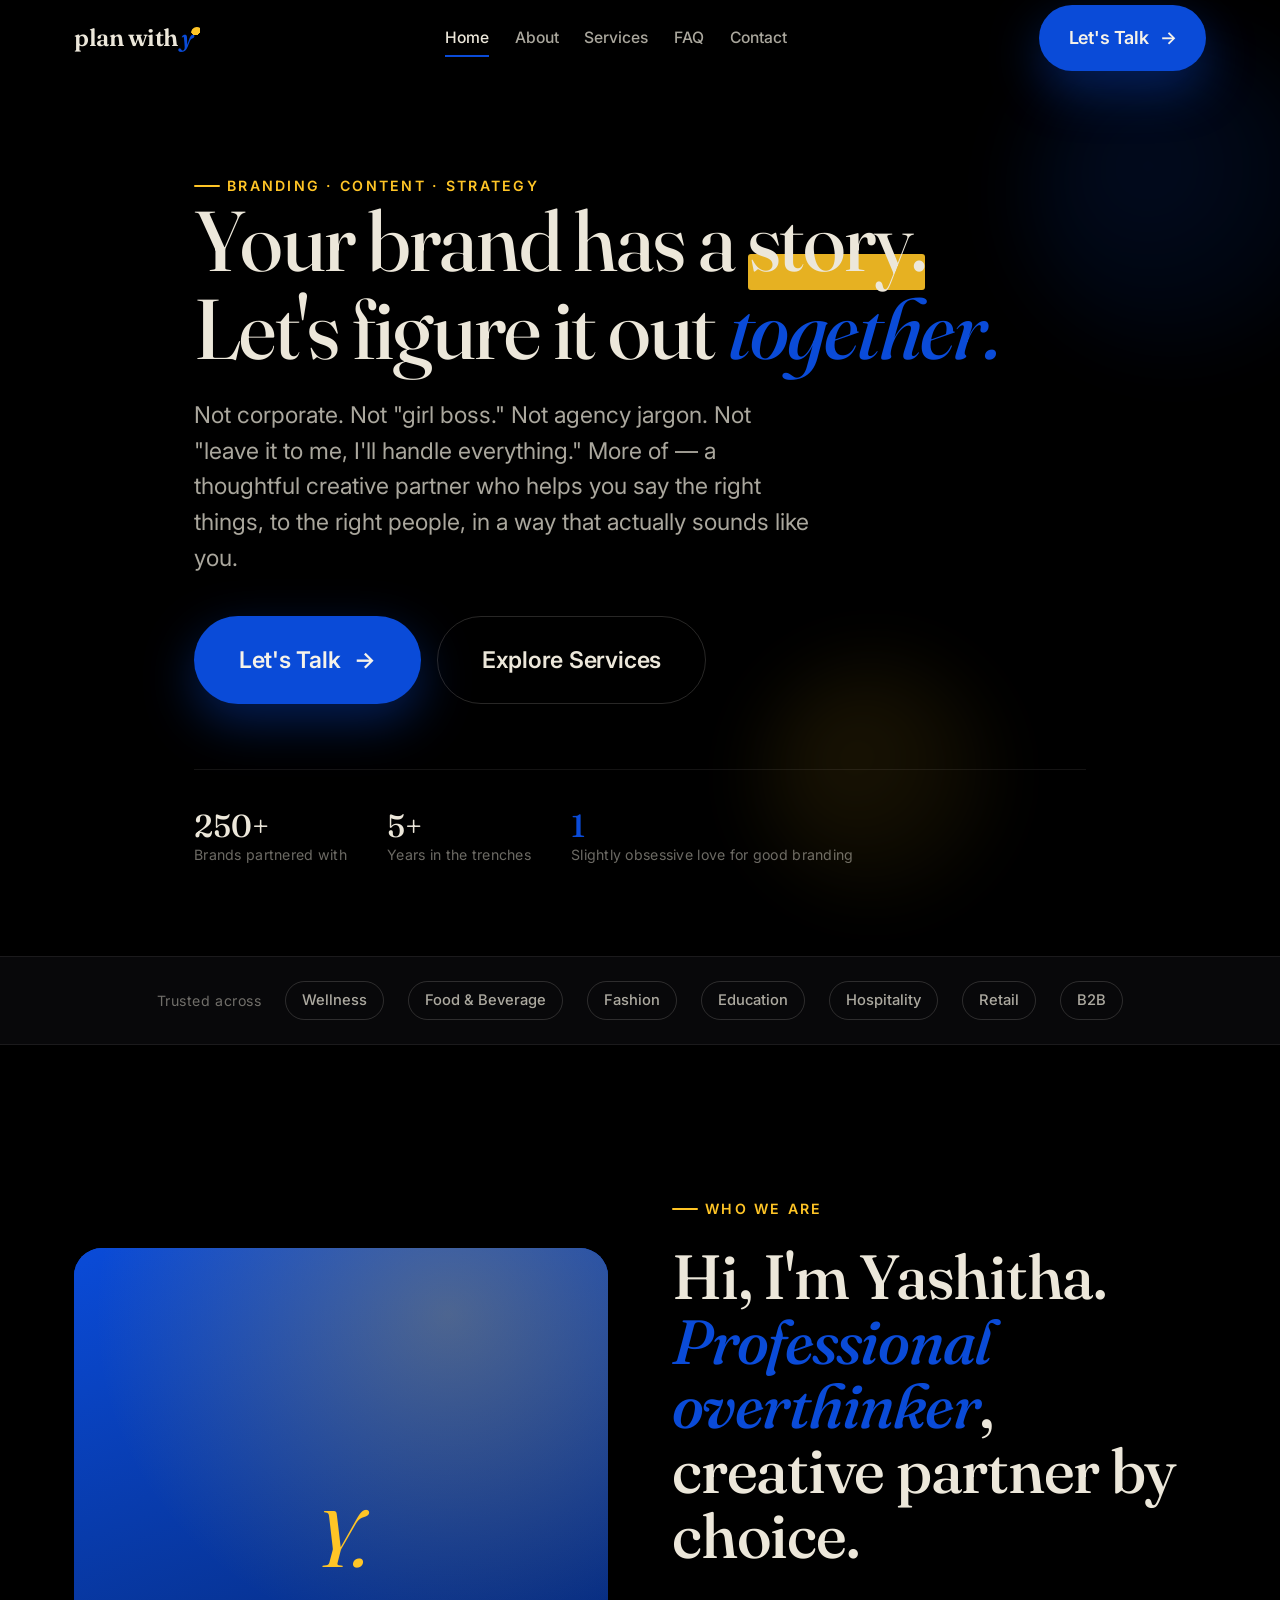
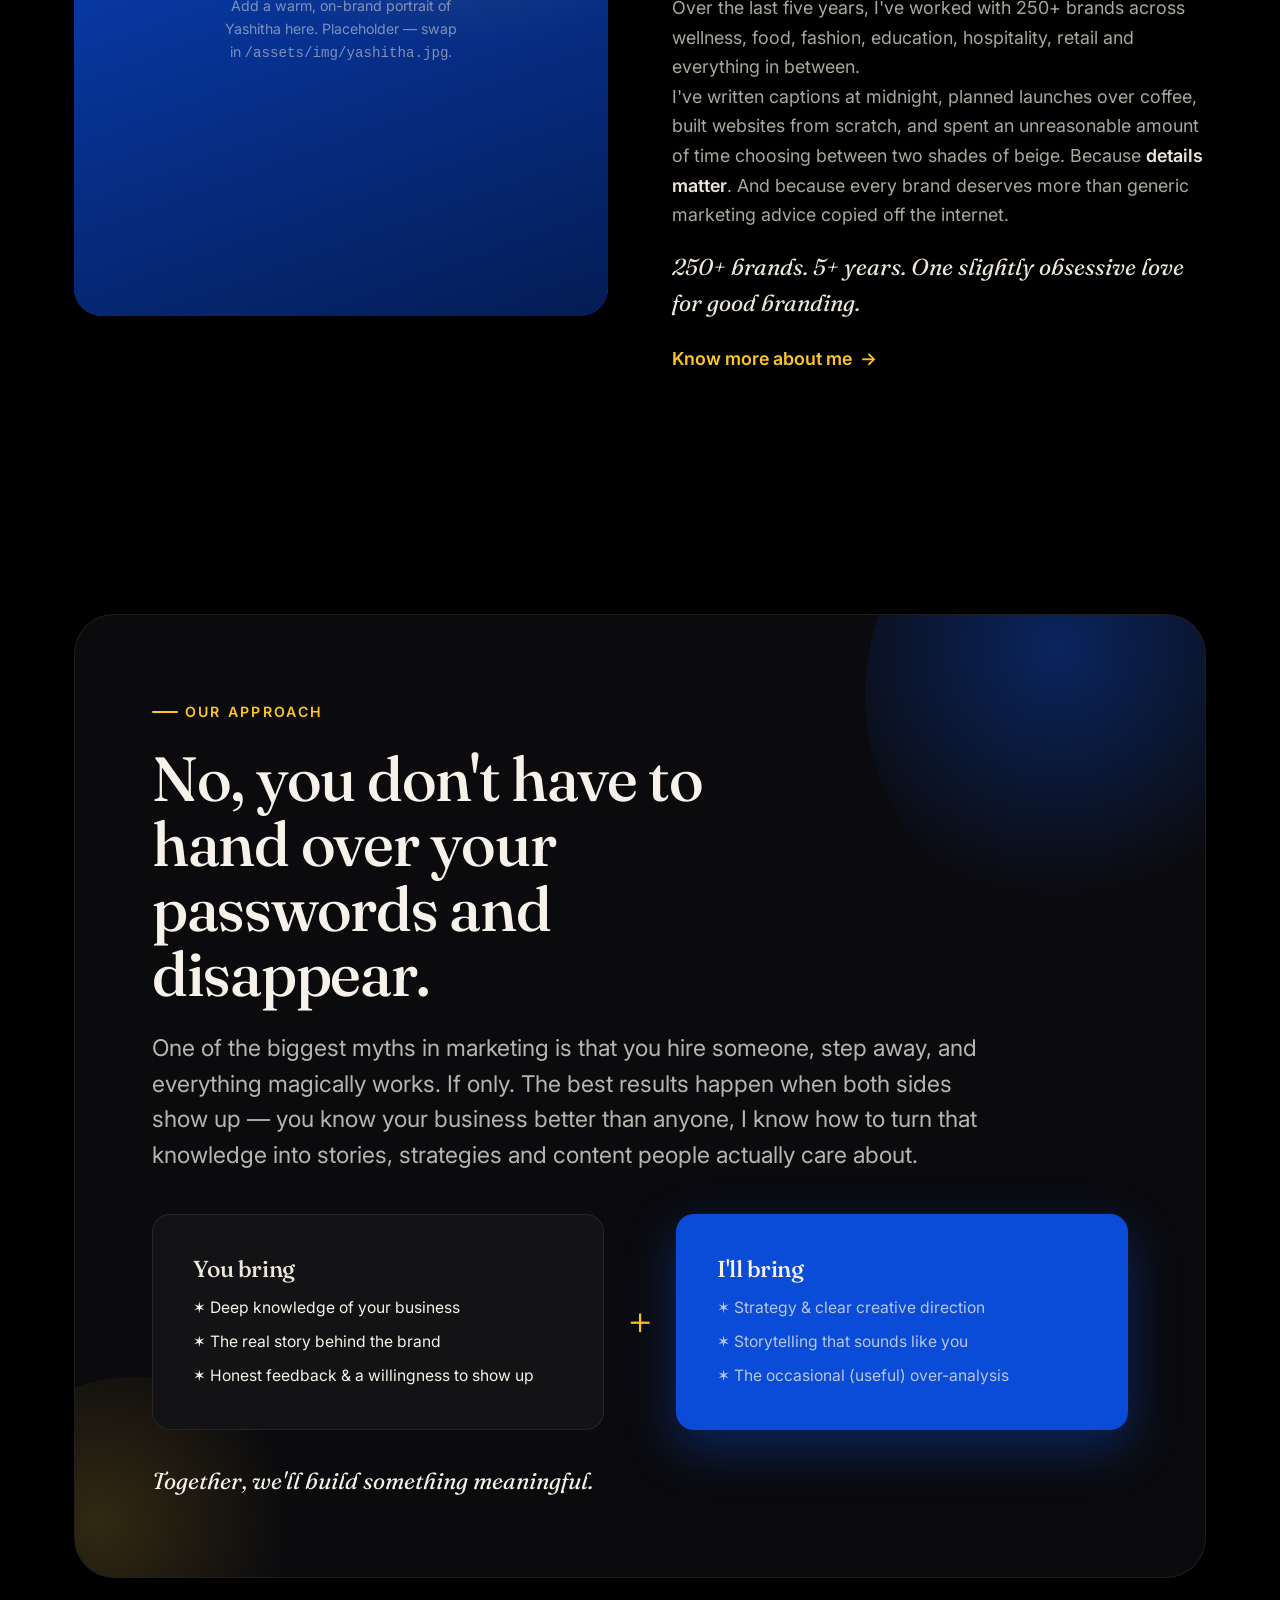
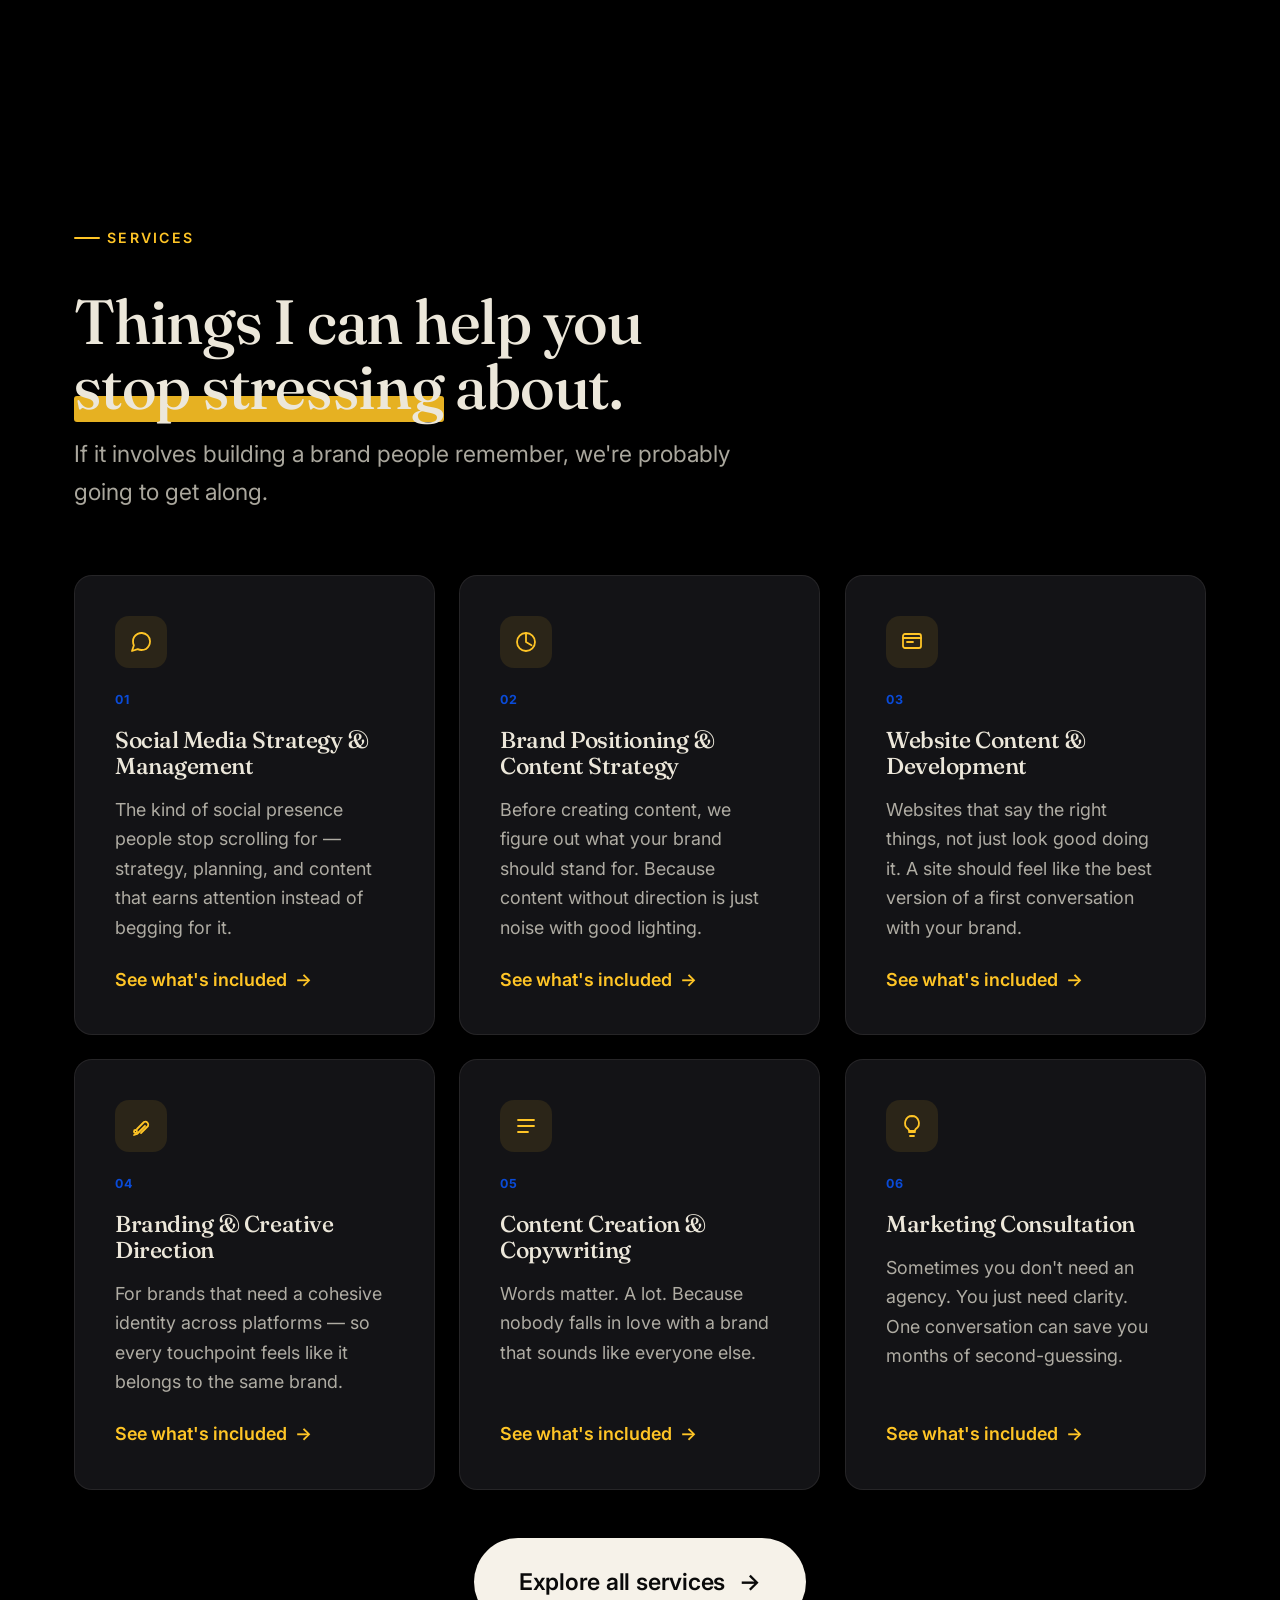
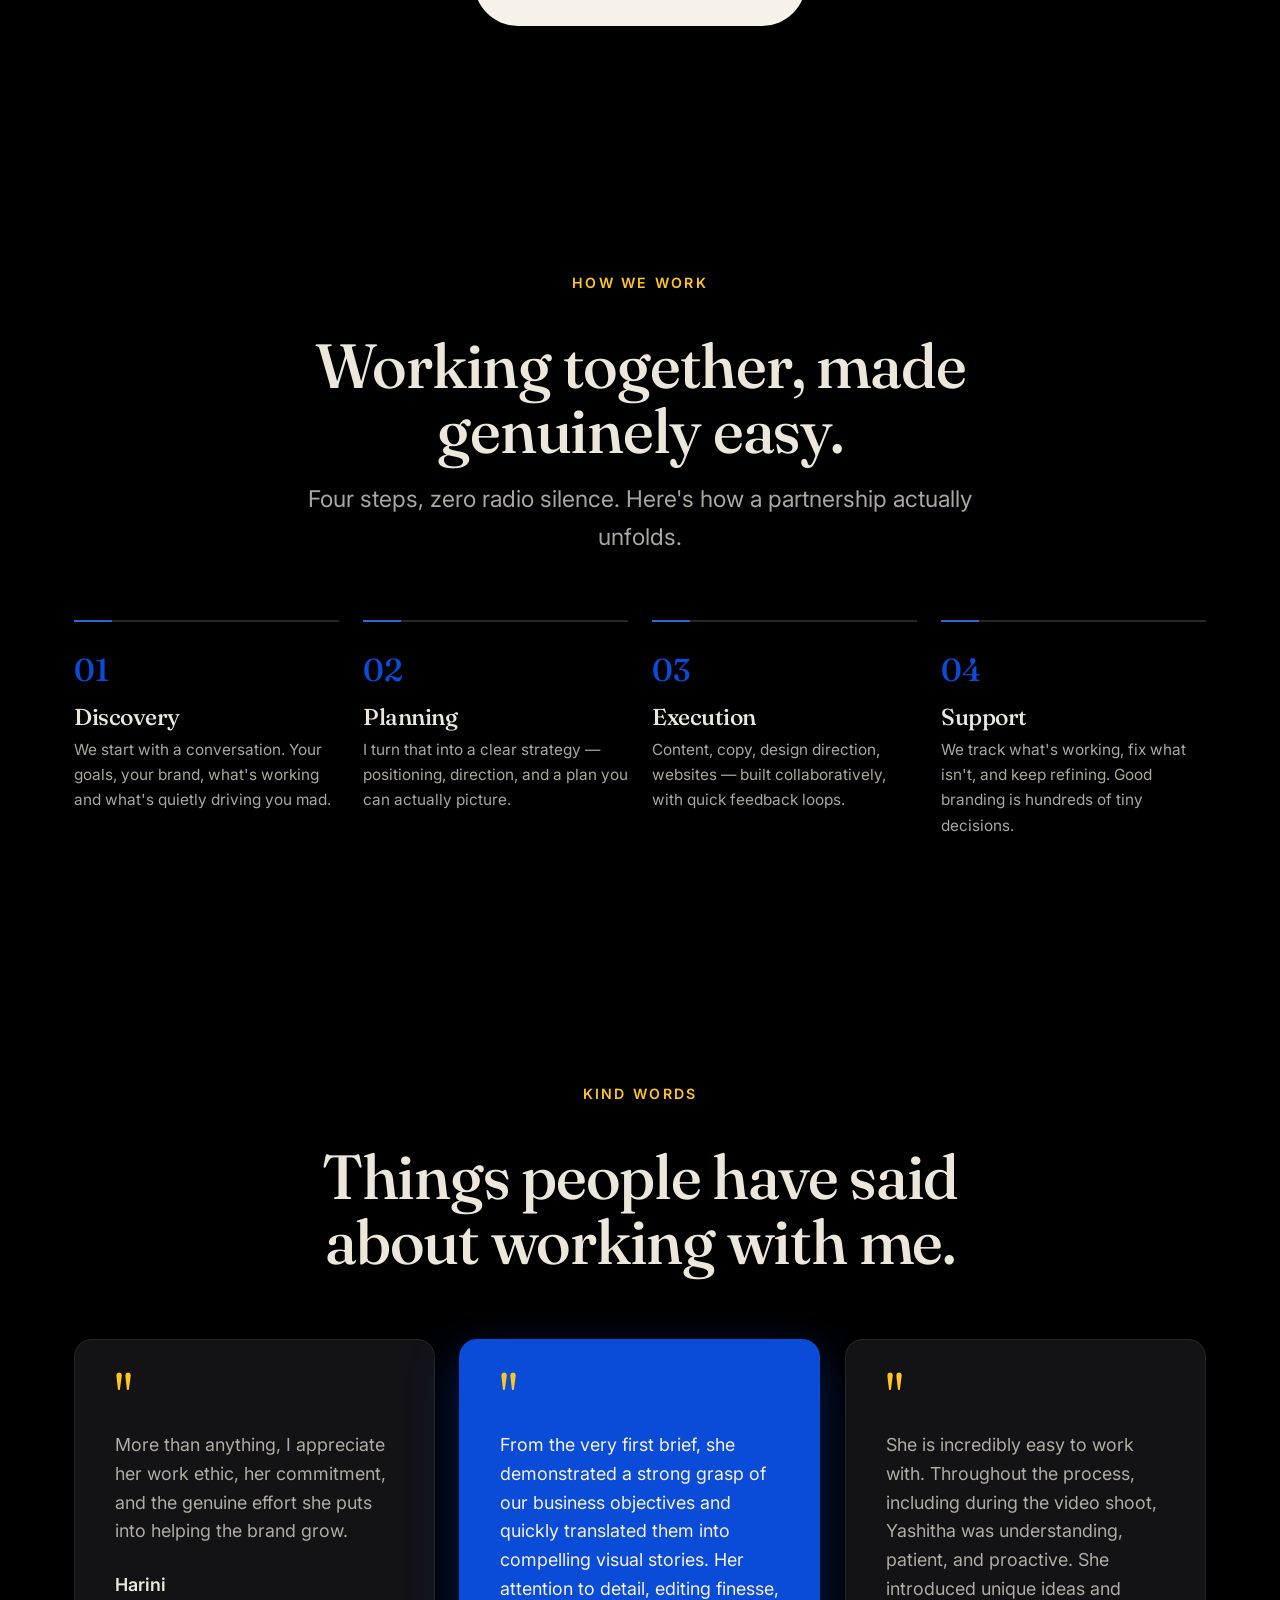
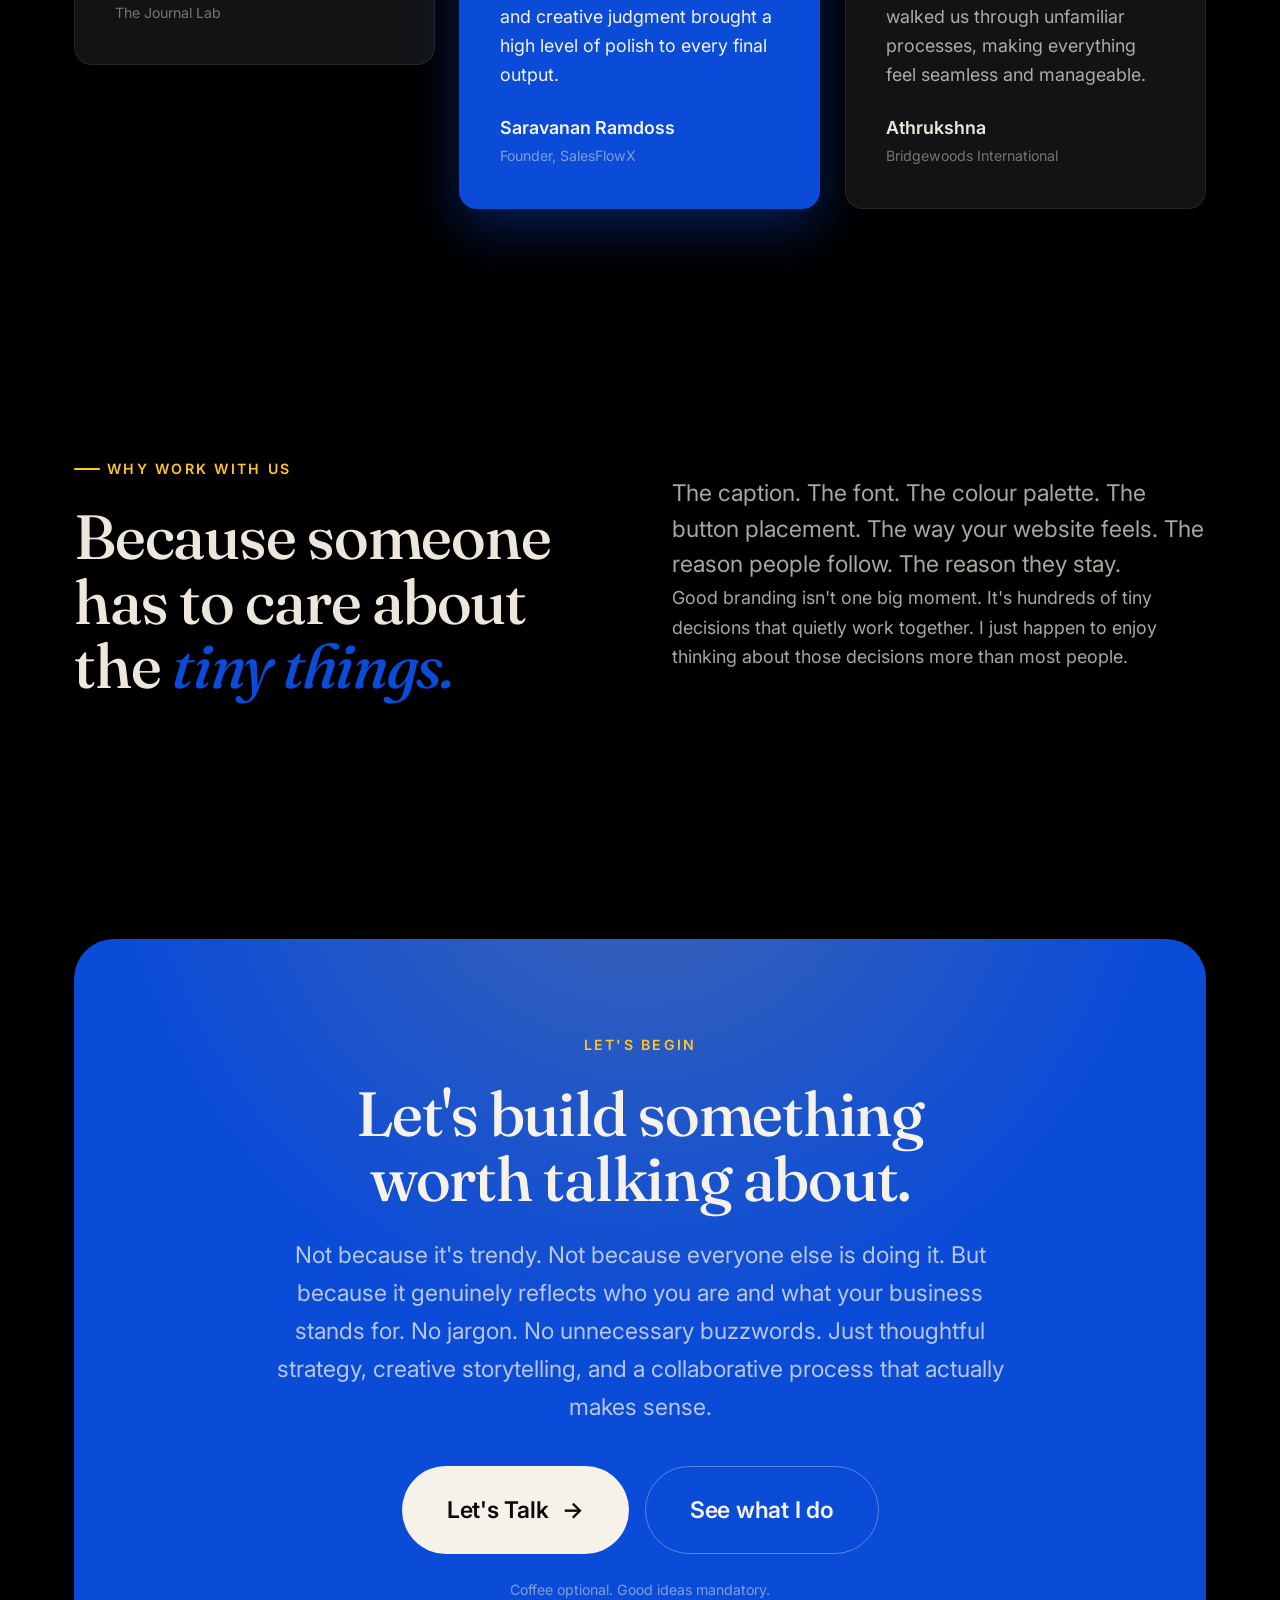
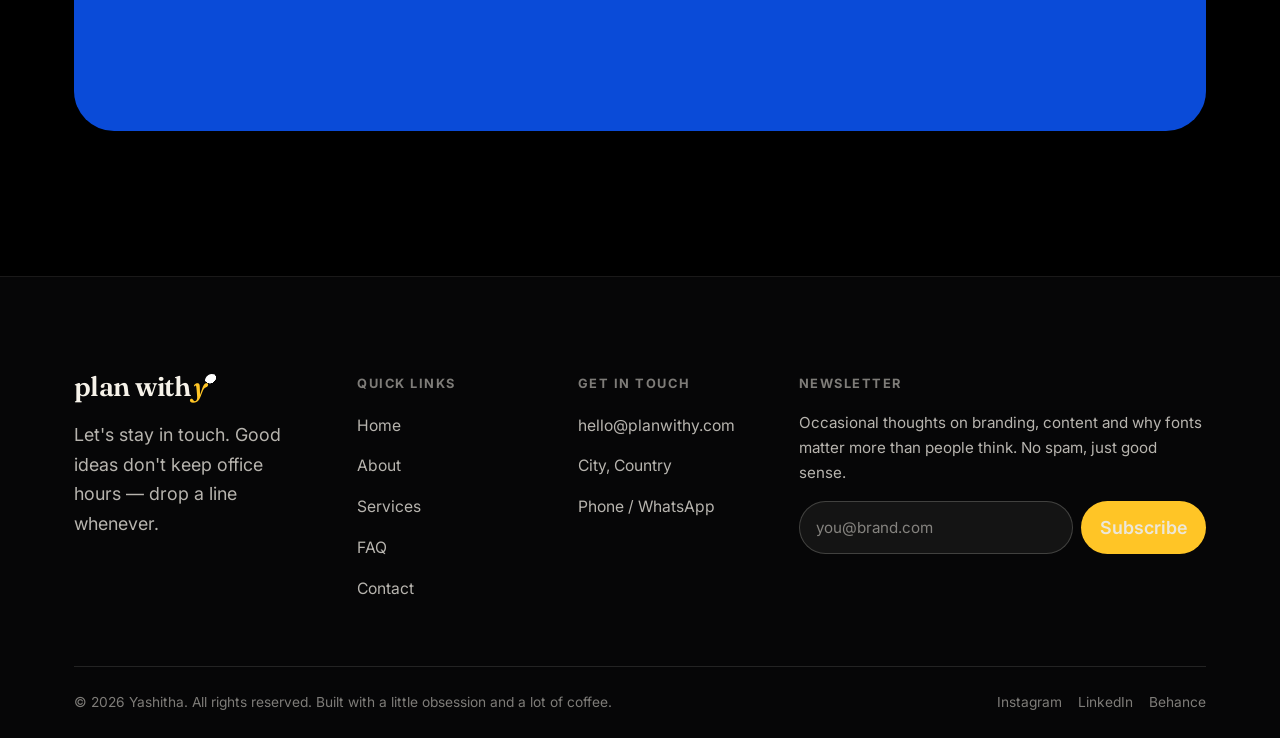
<file: index.html>
<!DOCTYPE html>
<html lang="en">
<head>
  <meta charset="UTF-8" />
  <meta name="viewport" content="width=device-width, initial-scale=1.0" />

  <title>Plan with Y — Branding, Content & Marketing Strategy by Yashitha</title>
  <meta name="description" content="Plan with Y is the studio of Yashitha — a marketing and branding partner who helps founders find their voice, tell better stories and build a presence that feels like genuine connection. 250+ brands, 5+ years." />
  <link rel="canonical" href="https://planwithy.com/" />
  <meta name="theme-color" content="#F6F2E9" />

  <!-- Open Graph -->
  <meta property="og:type" content="website" />
  <meta property="og:site_name" content="Plan with Y" />
  <meta property="og:title" content="Plan with Y — Branding, Content & Marketing Strategy" />
  <meta property="og:description" content="Thoughtful strategy, creative storytelling, and a collaborative process that actually makes sense. Let's build something worth talking about." />
  <meta property="og:url" content="https://planwithy.com/" />
  <meta property="og:image" content="https://planwithy.com/assets/img/planwithy-logo.png" />
  <meta name="twitter:card" content="summary_large_image" />
  <meta name="twitter:title" content="Plan with Y — Branding & Marketing Strategy" />
  <meta name="twitter:description" content="Branding that feels less like marketing and more like genuine connection." />
  <meta name="twitter:image" content="https://planwithy.com/assets/img/planwithy-logo.png" />

  <!-- Fonts -->
  <link rel="preconnect" href="https://fonts.googleapis.com" />
  <link rel="preconnect" href="https://fonts.gstatic.com" crossorigin />
  <link href="https://fonts.googleapis.com/css2?family=Fraunces:ital,opsz,wght@0,9..144,400..600;1,9..144,400..600&family=Inter:wght@400;500;600;700&display=swap" rel="stylesheet" />

  <link rel="icon" type="image/png" href="assets/img/planwithy-logo.png" />
  <link rel="apple-touch-icon" href="assets/img/planwithy-logo.png" />
  <link rel="stylesheet" href="assets/css/styles.css" />
  <link rel="stylesheet" href="assets/css/theme-noir.css" />

  <!-- Structured data -->
  <script type="application/ld+json">
  {
    "@context": "https://schema.org",
    "@type": "ProfessionalService",
    "name": "Plan with Y",
    "alternateName": "PlanWithY",
    "description": "Marketing, branding and content strategy studio led by Yashitha.",
    "url": "https://planwithy.com/",
    "image": "https://planwithy.com/assets/img/planwithy-logo.png",
    "founder": { "@type": "Person", "name": "Yashitha" },
    "knowsAbout": ["Brand Strategy","Social Media Marketing","Content Strategy","Copywriting","Creative Direction","Website Content"],
    "areaServed": "Worldwide",
    "slogan": "Let's build something worth talking about.",
    "sameAs": ["https://instagram.com/", "https://linkedin.com/", "https://behance.net/"]
  }
  </script>
</head>
<body>
  <a class="skip-link" href="#main">Skip to content</a>

  <!-- ===================== HEADER ===================== -->
  <header class="site-header">
    <div class="container nav">
      <a href="index.html" class="wordmark" aria-label="Plan with Y — home">
        plan with <span class="wm-y">y</span>
      </a>
      <nav class="nav-links" aria-label="Primary">
        <a href="index.html" aria-current="page">Home</a>
        <a href="about.html">About</a>
        <a href="services.html">Services</a>
        <a href="faq.html">FAQ</a>
        <a href="contact.html">Contact</a>
      </nav>
      <div class="nav-cta">
        <a href="contact.html" class="btn btn--primary">Let's Talk <span class="arrow" aria-hidden="true">→</span></a>
      </div>
      <button class="nav-toggle" aria-label="Open menu" aria-expanded="false" aria-controls="mobile-menu">
        <span></span><span></span><span></span>
      </button>
    </div>
  </header>

  <!-- Mobile menu -->
  <div class="mobile-menu" id="mobile-menu">
    <a class="m-link" href="index.html"><span class="num">01</span>Home</a>
    <a class="m-link" href="about.html"><span class="num">02</span>About</a>
    <a class="m-link" href="services.html"><span class="num">03</span>Services</a>
    <a class="m-link" href="faq.html"><span class="num">04</span>FAQ</a>
    <a class="m-link" href="contact.html"><span class="num">05</span>Contact</a>
    <a href="contact.html" class="btn btn--primary btn--lg">Let's Talk <span class="arrow" aria-hidden="true">→</span></a>
  </div>

  <main id="main">

    <!-- ===================== STRIP 1 · HERO ===================== -->
    <section class="hero">
      <div class="hero__orbs" aria-hidden="true">
        <span class="orb orb--blue"></span>
        <span class="orb orb--yellow"></span>
      </div>
      <div class="container hero__inner">
        <span class="eyebrow" data-reveal>Branding · Content · Strategy</span>
        <h1 data-reveal data-reveal-delay="1">
          Your brand has a <span class="underline-y">story.</span>
          <br />Let's figure it out <span class="accent-blue accent-ital">together.</span>
        </h1>
        <p class="lead" data-reveal data-reveal-delay="2">
          Not corporate. Not "girl boss." Not agency jargon. Not "leave it to me,
          I'll handle everything." More of — a thoughtful creative partner who
          helps you say the right things, to the right people, in a way that
          actually sounds like you.
        </p>
        <div class="hero__actions" data-reveal data-reveal-delay="3">
          <a href="contact.html" class="btn btn--primary btn--lg">Let's Talk <span class="arrow" aria-hidden="true">→</span></a>
          <a href="services.html" class="btn btn--ghost btn--lg">Explore Services</a>
        </div>

        <div class="hero__meta" data-reveal data-reveal-delay="4">
          <div class="stat">
            <span class="stat__num"><span data-count="250" data-suffix="+">250+</span></span>
            <span class="stat__label">Brands partnered with</span>
          </div>
          <div class="stat">
            <span class="stat__num"><span data-count="5" data-suffix="+">5+</span></span>
            <span class="stat__label">Years in the trenches</span>
          </div>
          <div class="stat">
            <span class="stat__num accent-blue">1</span>
            <span class="stat__label">Slightly obsessive love for good branding</span>
          </div>
        </div>
      </div>
    </section>

    <!-- ===================== TRUST STRIP ===================== -->
    <div class="trust-strip">
      <div class="container trust-strip__inner" data-reveal>
        <span class="trust-strip__label">Trusted across</span>
        <span class="trust-pill">Wellness</span>
        <span class="trust-pill">Food &amp; Beverage</span>
        <span class="trust-pill">Fashion</span>
        <span class="trust-pill">Education</span>
        <span class="trust-pill">Hospitality</span>
        <span class="trust-pill">Retail</span>
        <span class="trust-pill">B2B</span>
      </div>
    </div>

    <!-- ===================== STRIP 2 · WHO WE ARE ===================== -->
    <section class="section" aria-labelledby="who-h">
      <div class="container split">
        <div class="media-frame media-frame--portrait" data-reveal aria-hidden="true">
          <div class="portrait-placeholder">
            <div>
              <div class="pp-mono">Y.</div>
              <p class="pp-note">Add a warm, on-brand portrait of Yashitha here. Placeholder — swap in <code>/assets/img/yashitha.jpg</code>.</p>
            </div>
          </div>
        </div>
        <div data-reveal data-reveal-delay="1">
          <span class="eyebrow">Who we are</span>
          <h2 id="who-h" class="mt-md">Hi, I'm Yashitha. <span class="accent-ital accent-blue">Professional overthinker</span>, creative partner by choice.</h2>
          <p class="mt-md">
            Over the last five years, I've worked with 250+ brands across wellness,
            food, fashion, education, hospitality, retail and everything in between.
          </p>
          <p>
            I've written captions at midnight, planned launches over coffee, built
            websites from scratch, and spent an unreasonable amount of time choosing
            between two shades of beige. Because <strong>details matter</strong>. And
            because every brand deserves more than generic marketing advice copied
            off the internet.
          </p>
          <p class="lead" style="color:var(--ink); font-family:var(--font-display); font-style:italic; margin-top:1.2rem;">
            250+ brands. 5+ years. One slightly obsessive love for good branding.
          </p>
          <a href="about.html" class="link-arrow mt-md">Know more about me <span class="arrow" aria-hidden="true">→</span></a>
        </div>
      </div>
    </section>

    <!-- ===================== STRIP 3 · OUR APPROACH ===================== -->
    <section class="section section--sm" aria-labelledby="approach-h">
      <div class="container">
        <div class="statement" data-reveal>
          <span class="eyebrow">Our approach</span>
          <h2 id="approach-h" class="mt-md">No, you don't have to hand over your passwords and disappear.</h2>
          <p class="lead mt-md" style="max-width:60ch;">
            One of the biggest myths in marketing is that you hire someone, step away,
            and everything magically works. If only. The best results happen when both
            sides show up — you know your business better than anyone, I know how to
            turn that knowledge into stories, strategies and content people actually
            care about.
          </p>

          <div class="duo mt-lg" style="margin-top:2.5rem;">
            <div class="duo__card is-you">
              <h4>You bring</h4>
              <ul>
                <li>✶ Deep knowledge of your business</li>
                <li>✶ The real story behind the brand</li>
                <li>✶ Honest feedback &amp; a willingness to show up</li>
              </ul>
            </div>
            <div class="duo__plus" aria-hidden="true">+</div>
            <div class="duo__card is-me">
              <h4>I'll bring</h4>
              <ul>
                <li>✶ Strategy &amp; clear creative direction</li>
                <li>✶ Storytelling that sounds like you</li>
                <li>✶ The occasional (useful) over-analysis</li>
              </ul>
            </div>
          </div>
          <p class="mt-lg" style="font-family:var(--font-display); font-style:italic; font-size:var(--step-1); color:var(--ivory); margin-top:2rem;">
            Together, we'll build something meaningful.
          </p>
        </div>
      </div>
    </section>

    <!-- ===================== STRIP 4 · SERVICES ===================== -->
    <section class="section" aria-labelledby="services-h">
      <div class="container">
        <div class="section-head" data-reveal>
          <span class="eyebrow">Services</span>
          <h2 id="services-h" class="mt-md">Things I can help you <span class="underline-y">stop stressing</span> about.</h2>
          <p>If it involves building a brand people remember, we're probably going to get along.</p>
        </div>

        <div class="grid services-grid">
          <!-- 01 -->
          <article class="card service-card" data-reveal>
            <div class="service-card__icon" aria-hidden="true">
              <svg width="24" height="24" viewBox="0 0 24 24" fill="none" stroke="currentColor" stroke-width="1.8" stroke-linecap="round" stroke-linejoin="round"><path d="M21 11.5a8.38 8.38 0 0 1-.9 3.8 8.5 8.5 0 0 1-7.6 4.7 8.38 8.38 0 0 1-3.8-.9L3 21l1.9-5.7a8.38 8.38 0 0 1-.9-3.8 8.5 8.5 0 0 1 4.7-7.6 8.38 8.38 0 0 1 3.8-.9h.5a8.48 8.48 0 0 1 8 8v.5z"/></svg>
            </div>
            <span class="service-card__num">01</span>
            <h3>Social Media Strategy &amp; Management</h3>
            <p>The kind of social presence people stop scrolling for — strategy, planning, and content that earns attention instead of begging for it.</p>
            <a href="services.html#social" class="link-arrow">See what's included <span class="arrow" aria-hidden="true">→</span></a>
          </article>
          <!-- 02 -->
          <article class="card service-card" data-reveal data-reveal-delay="1">
            <div class="service-card__icon" aria-hidden="true">
              <svg width="24" height="24" viewBox="0 0 24 24" fill="none" stroke="currentColor" stroke-width="1.8" stroke-linecap="round" stroke-linejoin="round"><circle cx="12" cy="12" r="9"/><path d="M12 3v9l5.5 3.2"/></svg>
            </div>
            <span class="service-card__num">02</span>
            <h3>Brand Positioning &amp; Content Strategy</h3>
            <p>Before creating content, we figure out what your brand should stand for. Because content without direction is just noise with good lighting.</p>
            <a href="services.html#positioning" class="link-arrow">See what's included <span class="arrow" aria-hidden="true">→</span></a>
          </article>
          <!-- 03 -->
          <article class="card service-card" data-reveal data-reveal-delay="2">
            <div class="service-card__icon" aria-hidden="true">
              <svg width="24" height="24" viewBox="0 0 24 24" fill="none" stroke="currentColor" stroke-width="1.8" stroke-linecap="round" stroke-linejoin="round"><rect x="3" y="4" width="18" height="14" rx="2"/><path d="M3 8h18M7 12h6"/></svg>
            </div>
            <span class="service-card__num">03</span>
            <h3>Website Content &amp; Development</h3>
            <p>Websites that say the right things, not just look good doing it. A site should feel like the best version of a first conversation with your brand.</p>
            <a href="services.html#website" class="link-arrow">See what's included <span class="arrow" aria-hidden="true">→</span></a>
          </article>
          <!-- 04 -->
          <article class="card service-card" data-reveal>
            <div class="service-card__icon" aria-hidden="true">
              <svg width="24" height="24" viewBox="0 0 24 24" fill="none" stroke="currentColor" stroke-width="1.8" stroke-linecap="round" stroke-linejoin="round"><path d="M12 19l7-7a3 3 0 0 0-4-4l-7 7"/><path d="M5 21l3-1 8-8"/><circle cx="6.5" cy="17.5" r="1.5"/></svg>
            </div>
            <span class="service-card__num">04</span>
            <h3>Branding &amp; Creative Direction</h3>
            <p>For brands that need a cohesive identity across platforms — so every touchpoint feels like it belongs to the same brand.</p>
            <a href="services.html#branding" class="link-arrow">See what's included <span class="arrow" aria-hidden="true">→</span></a>
          </article>
          <!-- 05 -->
          <article class="card service-card" data-reveal data-reveal-delay="1">
            <div class="service-card__icon" aria-hidden="true">
              <svg width="24" height="24" viewBox="0 0 24 24" fill="none" stroke="currentColor" stroke-width="1.8" stroke-linecap="round" stroke-linejoin="round"><path d="M4 6h16M4 12h16M4 18h10"/></svg>
            </div>
            <span class="service-card__num">05</span>
            <h3>Content Creation &amp; Copywriting</h3>
            <p>Words matter. A lot. Because nobody falls in love with a brand that sounds like everyone else.</p>
            <a href="services.html#copy" class="link-arrow">See what's included <span class="arrow" aria-hidden="true">→</span></a>
          </article>
          <!-- 06 -->
          <article class="card service-card" data-reveal data-reveal-delay="2">
            <div class="service-card__icon" aria-hidden="true">
              <svg width="24" height="24" viewBox="0 0 24 24" fill="none" stroke="currentColor" stroke-width="1.8" stroke-linecap="round" stroke-linejoin="round"><path d="M9 18h6M10 22h4M12 2a7 7 0 0 0-4 12.7c.6.5 1 1.3 1 2.1h6c0-.8.4-1.6 1-2.1A7 7 0 0 0 12 2z"/></svg>
            </div>
            <span class="service-card__num">06</span>
            <h3>Marketing Consultation</h3>
            <p>Sometimes you don't need an agency. You just need clarity. One conversation can save you months of second-guessing.</p>
            <a href="services.html#consultation" class="link-arrow">See what's included <span class="arrow" aria-hidden="true">→</span></a>
          </article>
        </div>

        <div class="text-center mt-lg" data-reveal style="margin-top:3rem;">
          <a href="services.html" class="btn btn--dark btn--lg">Explore all services <span class="arrow" aria-hidden="true">→</span></a>
        </div>
      </div>
    </section>

    <!-- ===================== PROCESS ===================== -->
    <section class="section section--sm process" aria-labelledby="process-h">
      <div class="container">
        <div class="section-head section-head--center" data-reveal>
          <span class="eyebrow eyebrow--center">How we work</span>
          <h2 id="process-h" class="mt-md">Working together, made genuinely easy.</h2>
          <p>Four steps, zero radio silence. Here's how a partnership actually unfolds.</p>
        </div>
        <div class="grid process-grid">
          <div class="process-step" data-reveal>
            <span class="bar" aria-hidden="true"></span>
            <h4>Discovery</h4>
            <p>We start with a conversation. Your goals, your brand, what's working and what's quietly driving you mad.</p>
          </div>
          <div class="process-step" data-reveal data-reveal-delay="1">
            <span class="bar" aria-hidden="true"></span>
            <h4>Planning</h4>
            <p>I turn that into a clear strategy — positioning, direction, and a plan you can actually picture.</p>
          </div>
          <div class="process-step" data-reveal data-reveal-delay="2">
            <span class="bar" aria-hidden="true"></span>
            <h4>Execution</h4>
            <p>Content, copy, design direction, websites — built collaboratively, with quick feedback loops.</p>
          </div>
          <div class="process-step" data-reveal data-reveal-delay="3">
            <span class="bar" aria-hidden="true"></span>
            <h4>Support</h4>
            <p>We track what's working, fix what isn't, and keep refining. Good branding is hundreds of tiny decisions.</p>
          </div>
        </div>
      </div>
    </section>

    <!-- ===================== STRIP 5 · TESTIMONIALS ===================== -->
    <section class="section" aria-labelledby="testi-h">
      <div class="container">
        <div class="section-head section-head--center" data-reveal>
          <span class="eyebrow eyebrow--center">Kind words</span>
          <h2 id="testi-h" class="mt-md">Things people have said about working with me.</h2>
        </div>
        <div class="grid testi-grid">
          <figure class="testi" data-reveal>
            <span class="quote-mark" aria-hidden="true">"</span>
            <blockquote class="testi__quote">More than anything, I appreciate her work ethic, her commitment, and the genuine effort she puts into helping the brand grow.</blockquote>
            <figcaption class="testi__by">
              <span class="testi__name">Harini</span>
              <span class="testi__role">The Journal Lab</span>
            </figcaption>
          </figure>
          <figure class="testi" data-reveal data-reveal-delay="1">
            <span class="quote-mark" aria-hidden="true">"</span>
            <blockquote class="testi__quote">From the very first brief, she demonstrated a strong grasp of our business objectives and quickly translated them into compelling visual stories. Her attention to detail, editing finesse, and creative judgment brought a high level of polish to every final output.</blockquote>
            <figcaption class="testi__by">
              <span class="testi__name">Saravanan Ramdoss</span>
              <span class="testi__role">Founder, SalesFlowX</span>
            </figcaption>
          </figure>
          <figure class="testi" data-reveal data-reveal-delay="2">
            <span class="quote-mark" aria-hidden="true">"</span>
            <blockquote class="testi__quote">She is incredibly easy to work with. Throughout the process, including during the video shoot, Yashitha was understanding, patient, and proactive. She introduced unique ideas and walked us through unfamiliar processes, making everything feel seamless and manageable.</blockquote>
            <figcaption class="testi__by">
              <span class="testi__name">Athrukshna</span>
              <span class="testi__role">Bridgewoods International</span>
            </figcaption>
          </figure>
        </div>
      </div>
    </section>

    <!-- ===================== STRIP 6 · WHY WORK WITH US ===================== -->
    <section class="section section--sm" aria-labelledby="why-h">
      <div class="container split">
        <div data-reveal>
          <span class="eyebrow">Why work with us</span>
          <h2 id="why-h" class="mt-md">Because someone has to care about the <span class="accent-ital accent-blue">tiny things.</span></h2>
        </div>
        <div data-reveal data-reveal-delay="1">
          <p class="lead">
            The caption. The font. The colour palette. The button placement. The way
            your website feels. The reason people follow. The reason they stay.
          </p>
          <p>
            Good branding isn't one big moment. It's hundreds of tiny decisions that
            quietly work together. I just happen to enjoy thinking about those
            decisions more than most people.
          </p>
        </div>
      </div>
    </section>

    <!-- ===================== STRIP 7 · FINAL CTA ===================== -->
    <section class="section cta-band" aria-labelledby="cta-h">
      <div class="container">
        <div class="cta-card" data-reveal>
          <span class="eyebrow eyebrow--center" style="color:var(--yellow);">Let's begin</span>
          <h2 id="cta-h" class="mt-md">Let's build something worth talking about.</h2>
          <p>
            Not because it's trendy. Not because everyone else is doing it. But because
            it genuinely reflects who you are and what your business stands for. No jargon.
            No unnecessary buzzwords. Just thoughtful strategy, creative storytelling, and
            a collaborative process that actually makes sense.
          </p>
          <div class="cta-card__actions">
            <a href="contact.html" class="btn btn--on-dark btn--lg">Let's Talk <span class="arrow" aria-hidden="true">→</span></a>
            <a href="services.html" class="btn btn--ghost-light btn--lg">See what I do</a>
          </div>
          <p class="micro">Coffee optional. Good ideas mandatory.</p>
        </div>
      </div>
    </section>

  </main>

  <!-- ===================== FOOTER ===================== -->
  <footer class="site-footer">
    <div class="container">
      <div class="footer-top">
        <div class="footer-brand">
          <span class="wordmark wordmark--light">plan with <span class="wm-y">y</span></span>
          <p>Let's stay in touch. Good ideas don't keep office hours — drop a line whenever.</p>
        </div>
        <div class="footer-col">
          <h5>Quick Links</h5>
          <ul>
            <li><a href="index.html">Home</a></li>
            <li><a href="about.html">About</a></li>
            <li><a href="services.html">Services</a></li>
            <li><a href="faq.html">FAQ</a></li>
            <li><a href="contact.html">Contact</a></li>
          </ul>
        </div>
        <div class="footer-col">
          <h5>Get in Touch</h5>
          <ul>
            <li><a href="mailto:hello@planwithy.com">hello@planwithy.com</a></li>
            <li><span>City, Country</span></li>
            <li><a href="https://wa.me/" rel="noopener">Phone / WhatsApp</a></li>
          </ul>
        </div>
        <div class="footer-col footer-news">
          <h5>Newsletter</h5>
          <p>Occasional thoughts on branding, content and why fonts matter more than people think. No spam, just good sense.</p>
          <form class="news-form" aria-label="Newsletter signup">
            <input type="email" placeholder="you@brand.com" aria-label="Email address" required />
            <button type="submit">Subscribe</button>
          </form>
        </div>
      </div>
      <div class="footer-bottom">
        <span>© <span data-year>2026</span> Yashitha. All rights reserved. Built with a little obsession and a lot of coffee.</span>
        <div class="socials">
          <a href="https://instagram.com/" rel="noopener">Instagram</a>
          <a href="https://linkedin.com/" rel="noopener">LinkedIn</a>
          <a href="https://behance.net/" rel="noopener">Behance</a>
        </div>
      </div>
    </div>
  </footer>

  <script src="assets/js/main.js" defer></script>
</body>
</html>
</file>
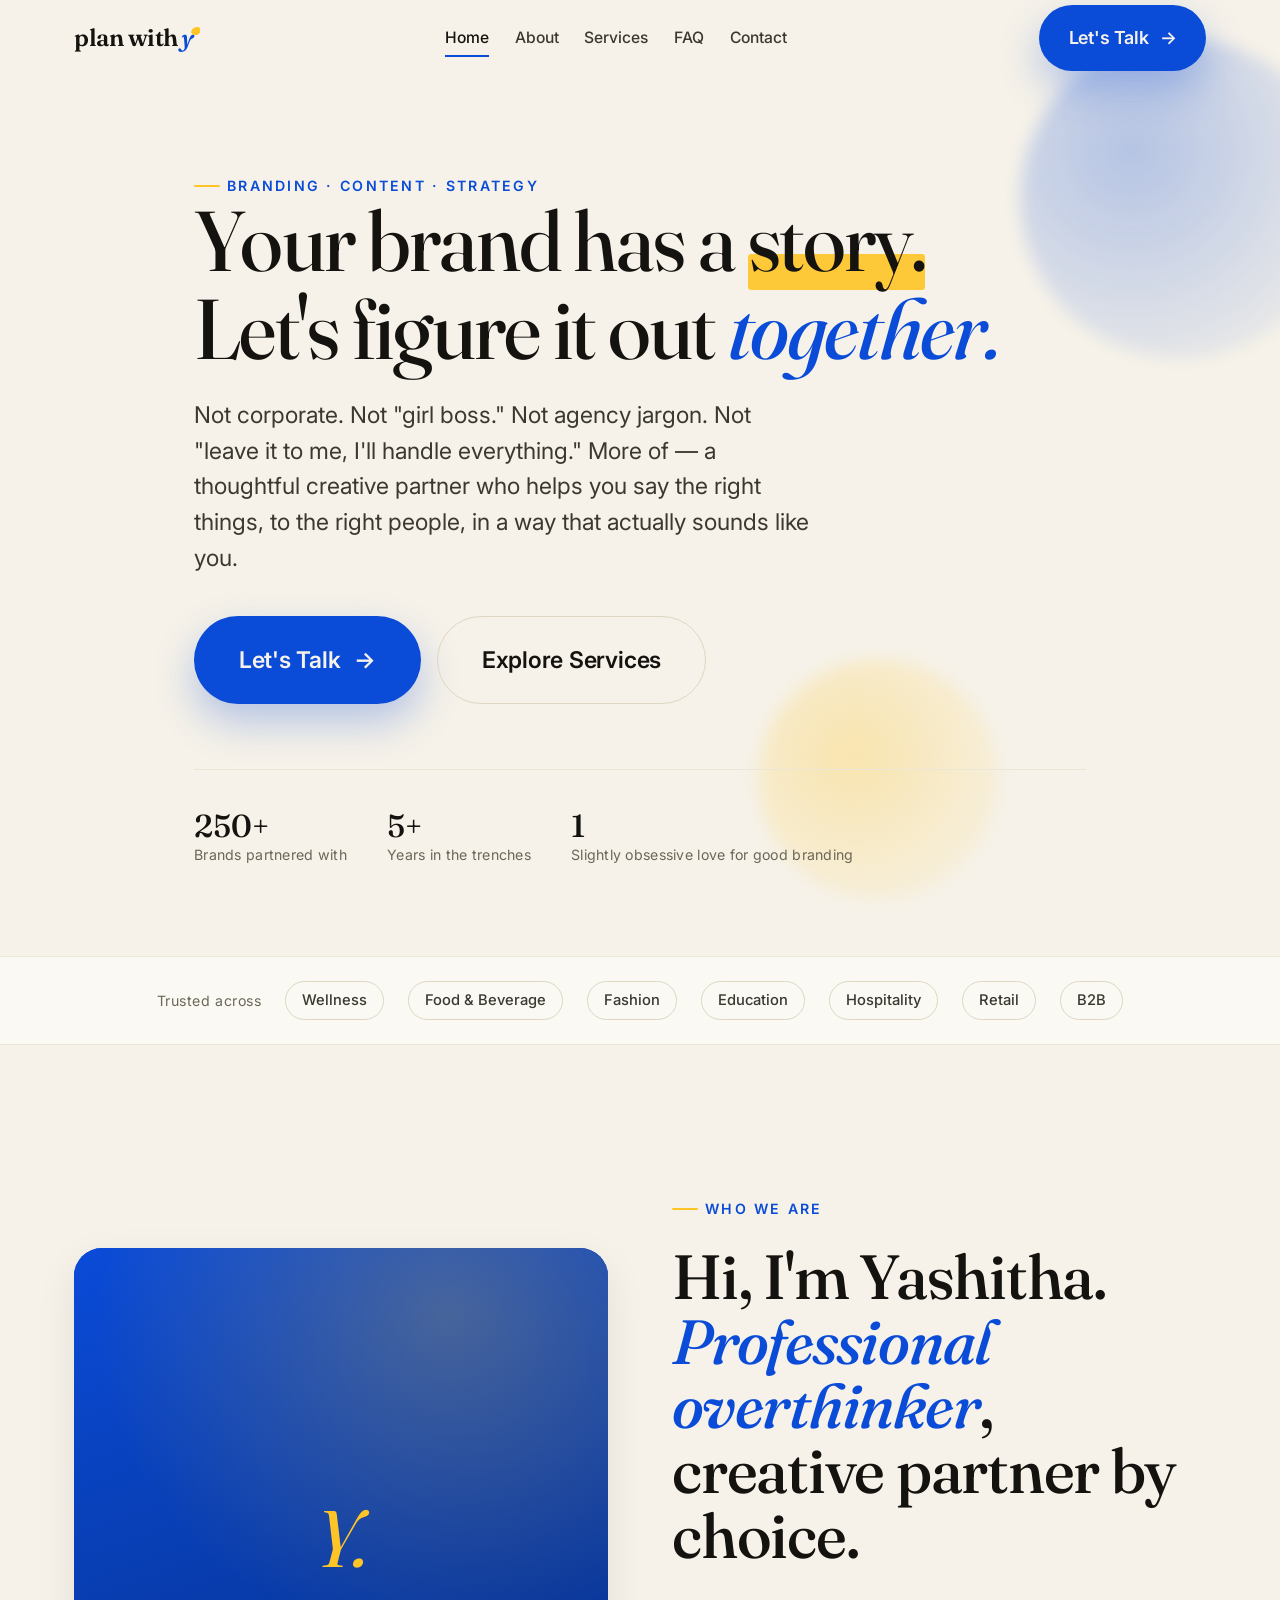
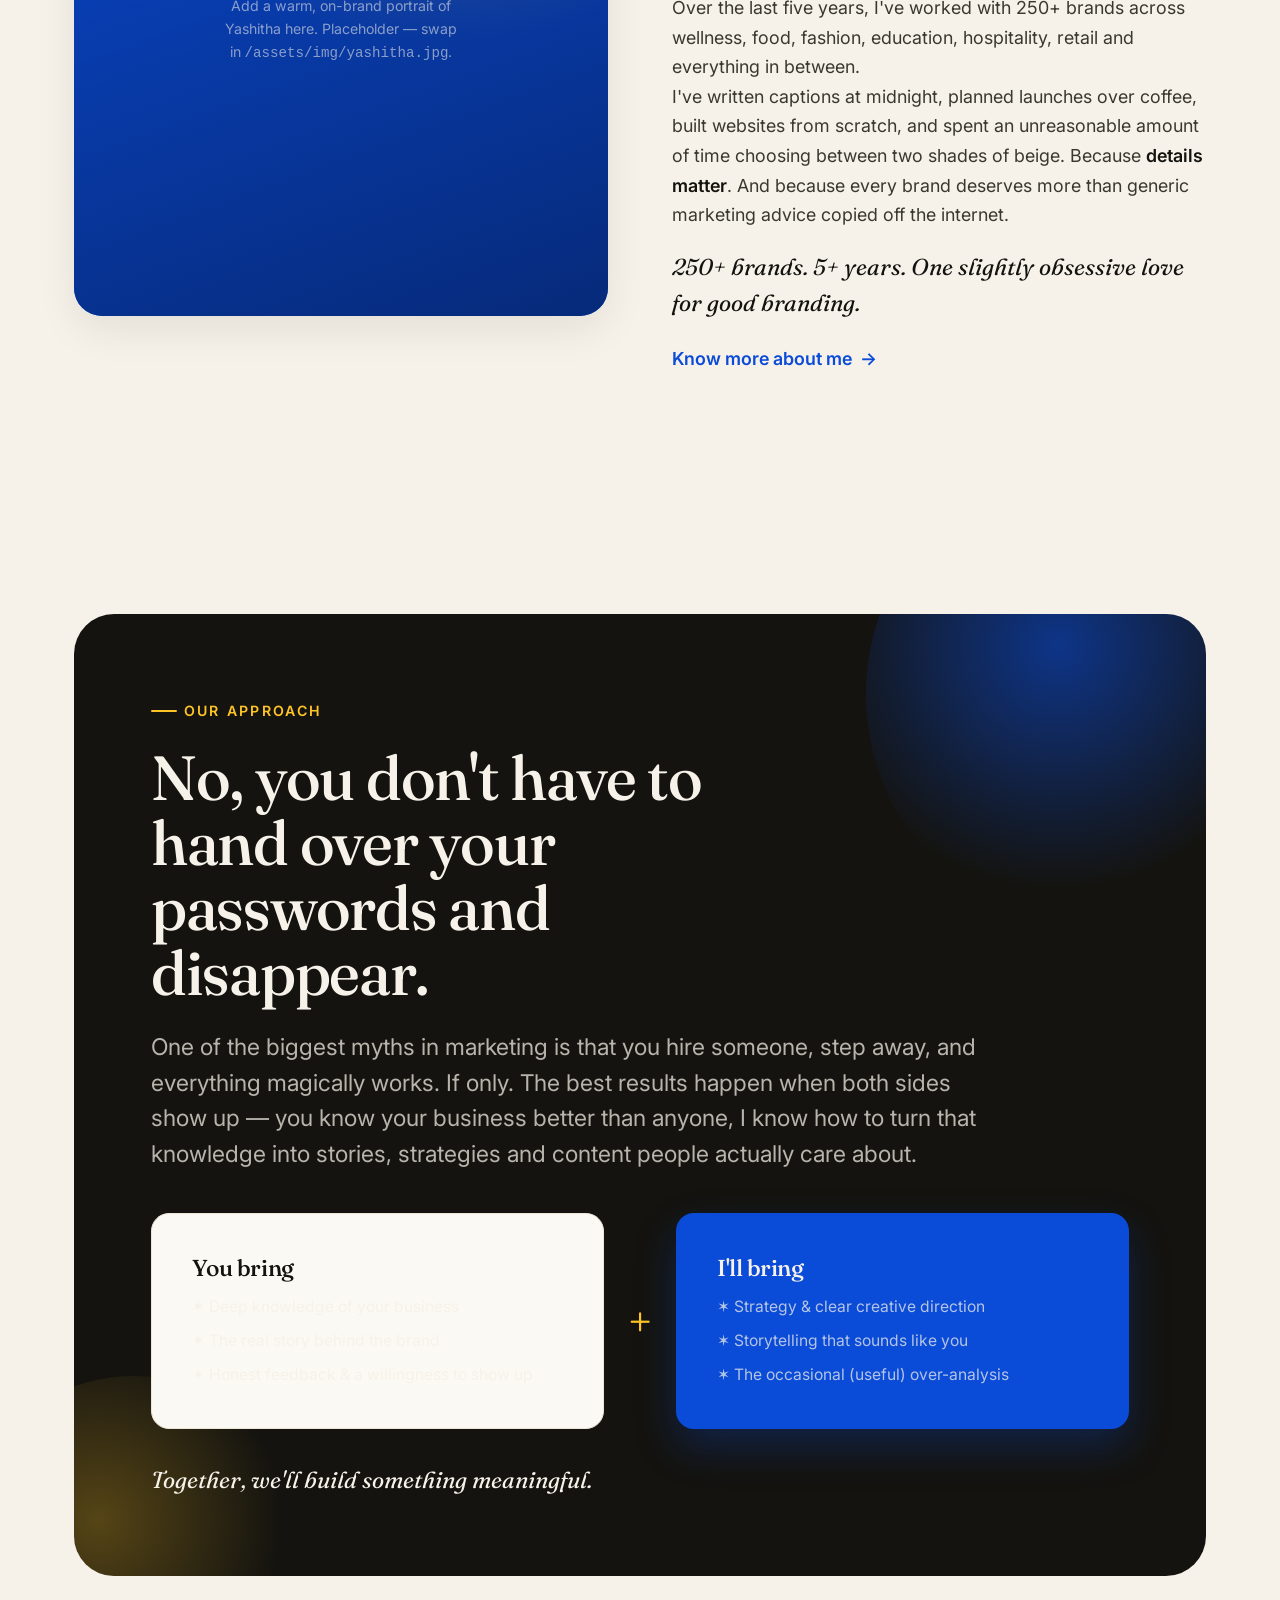
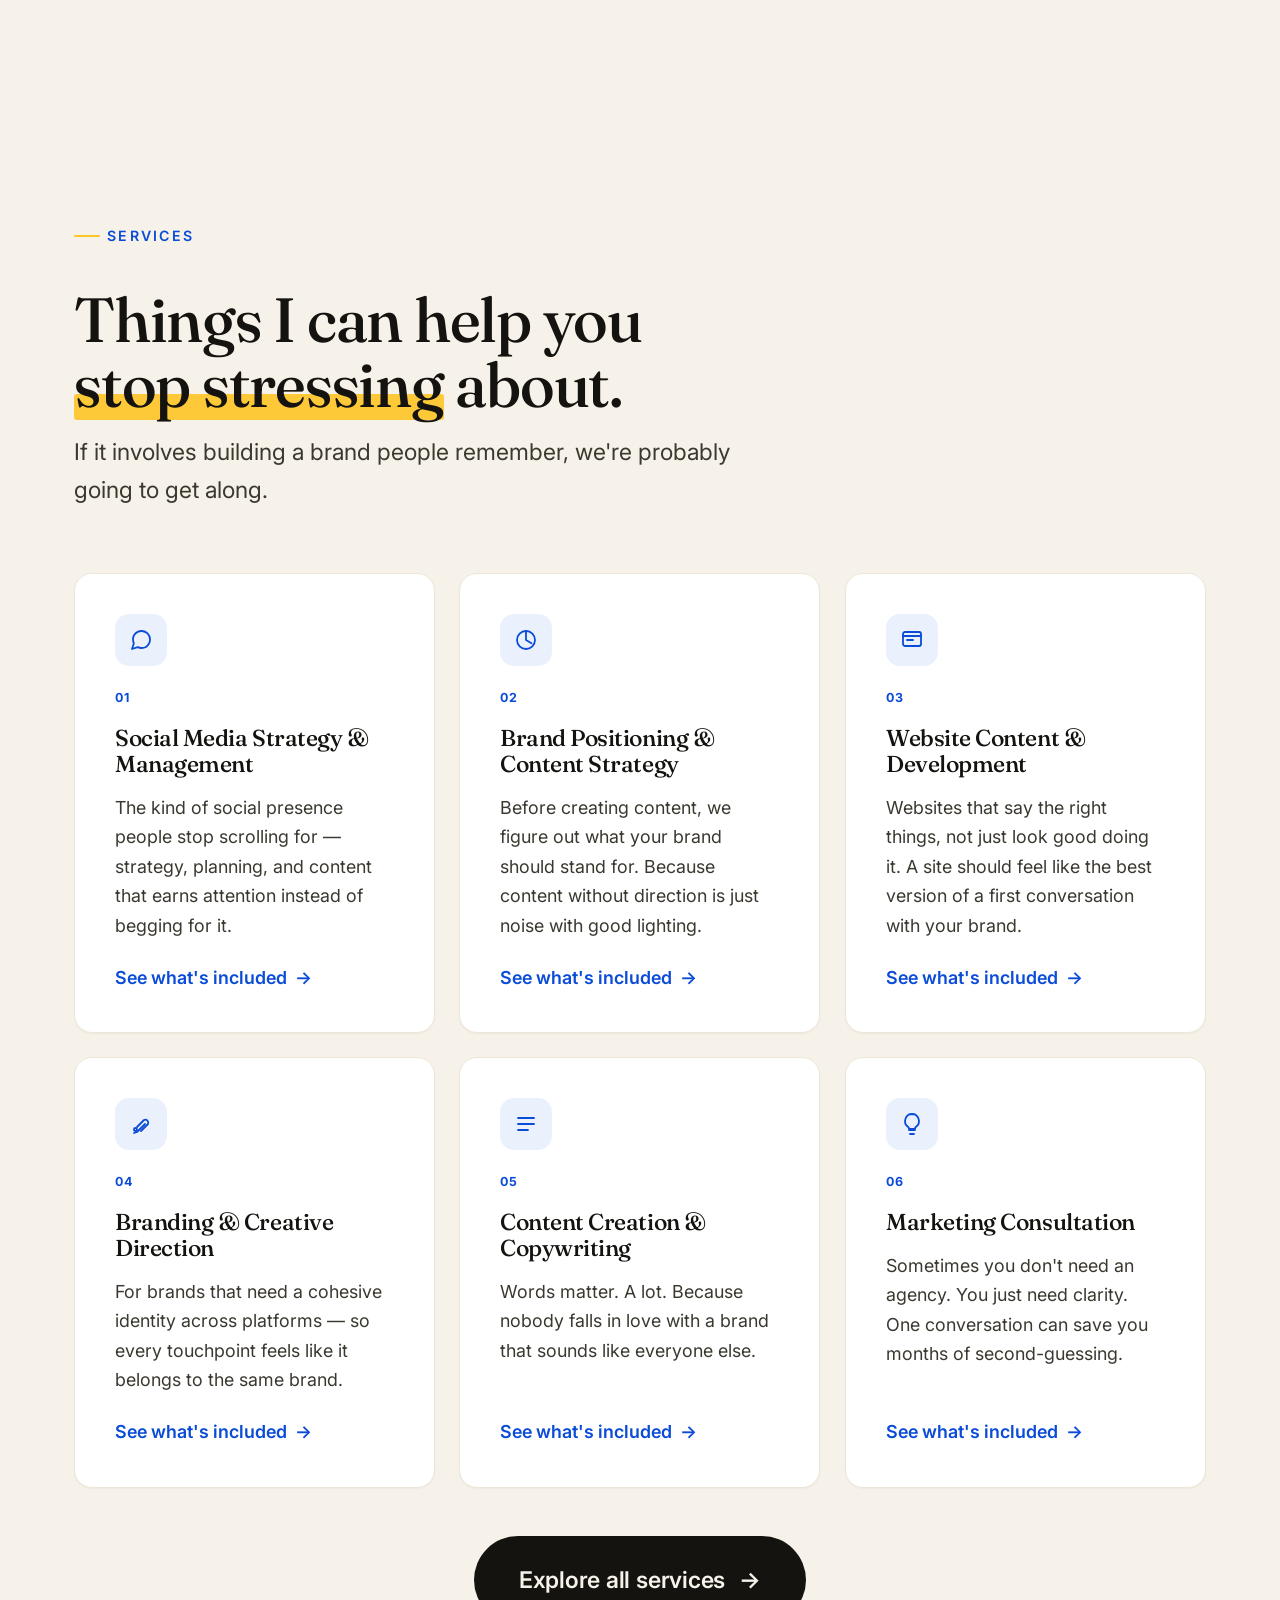
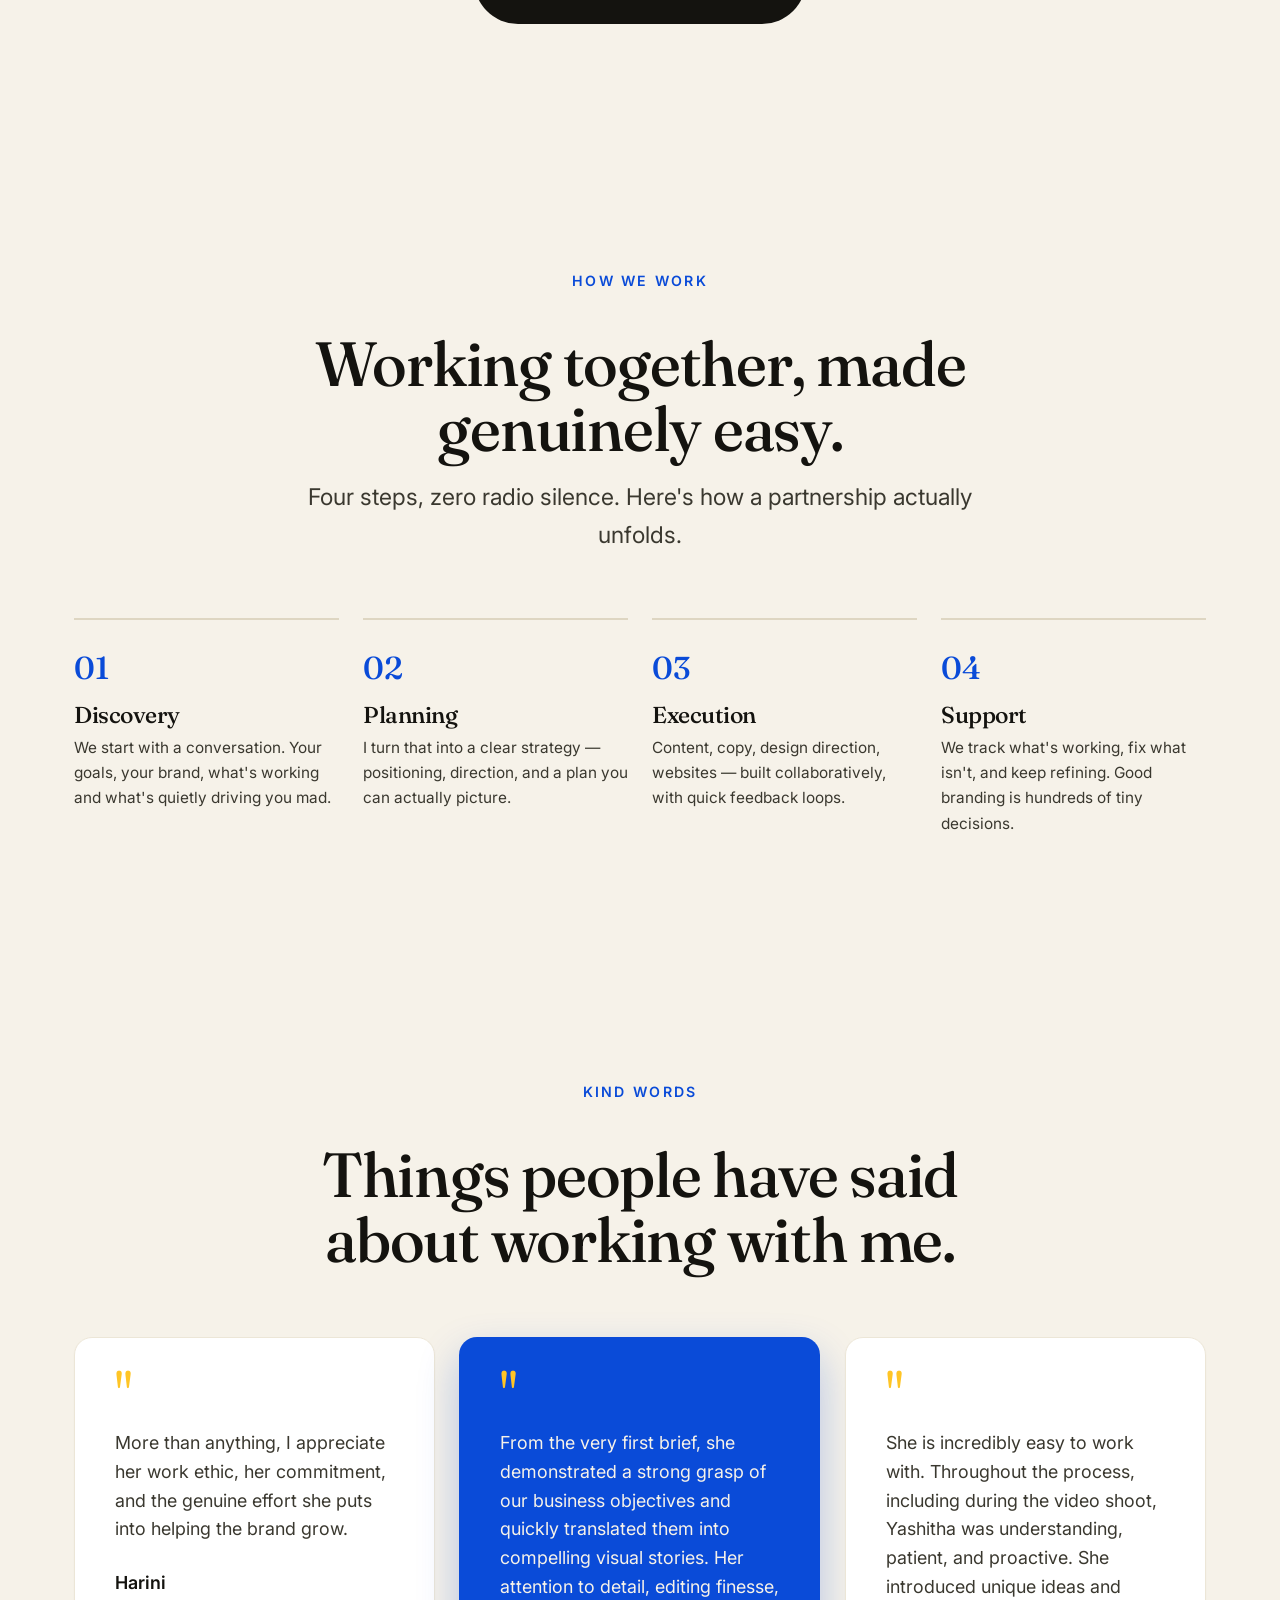
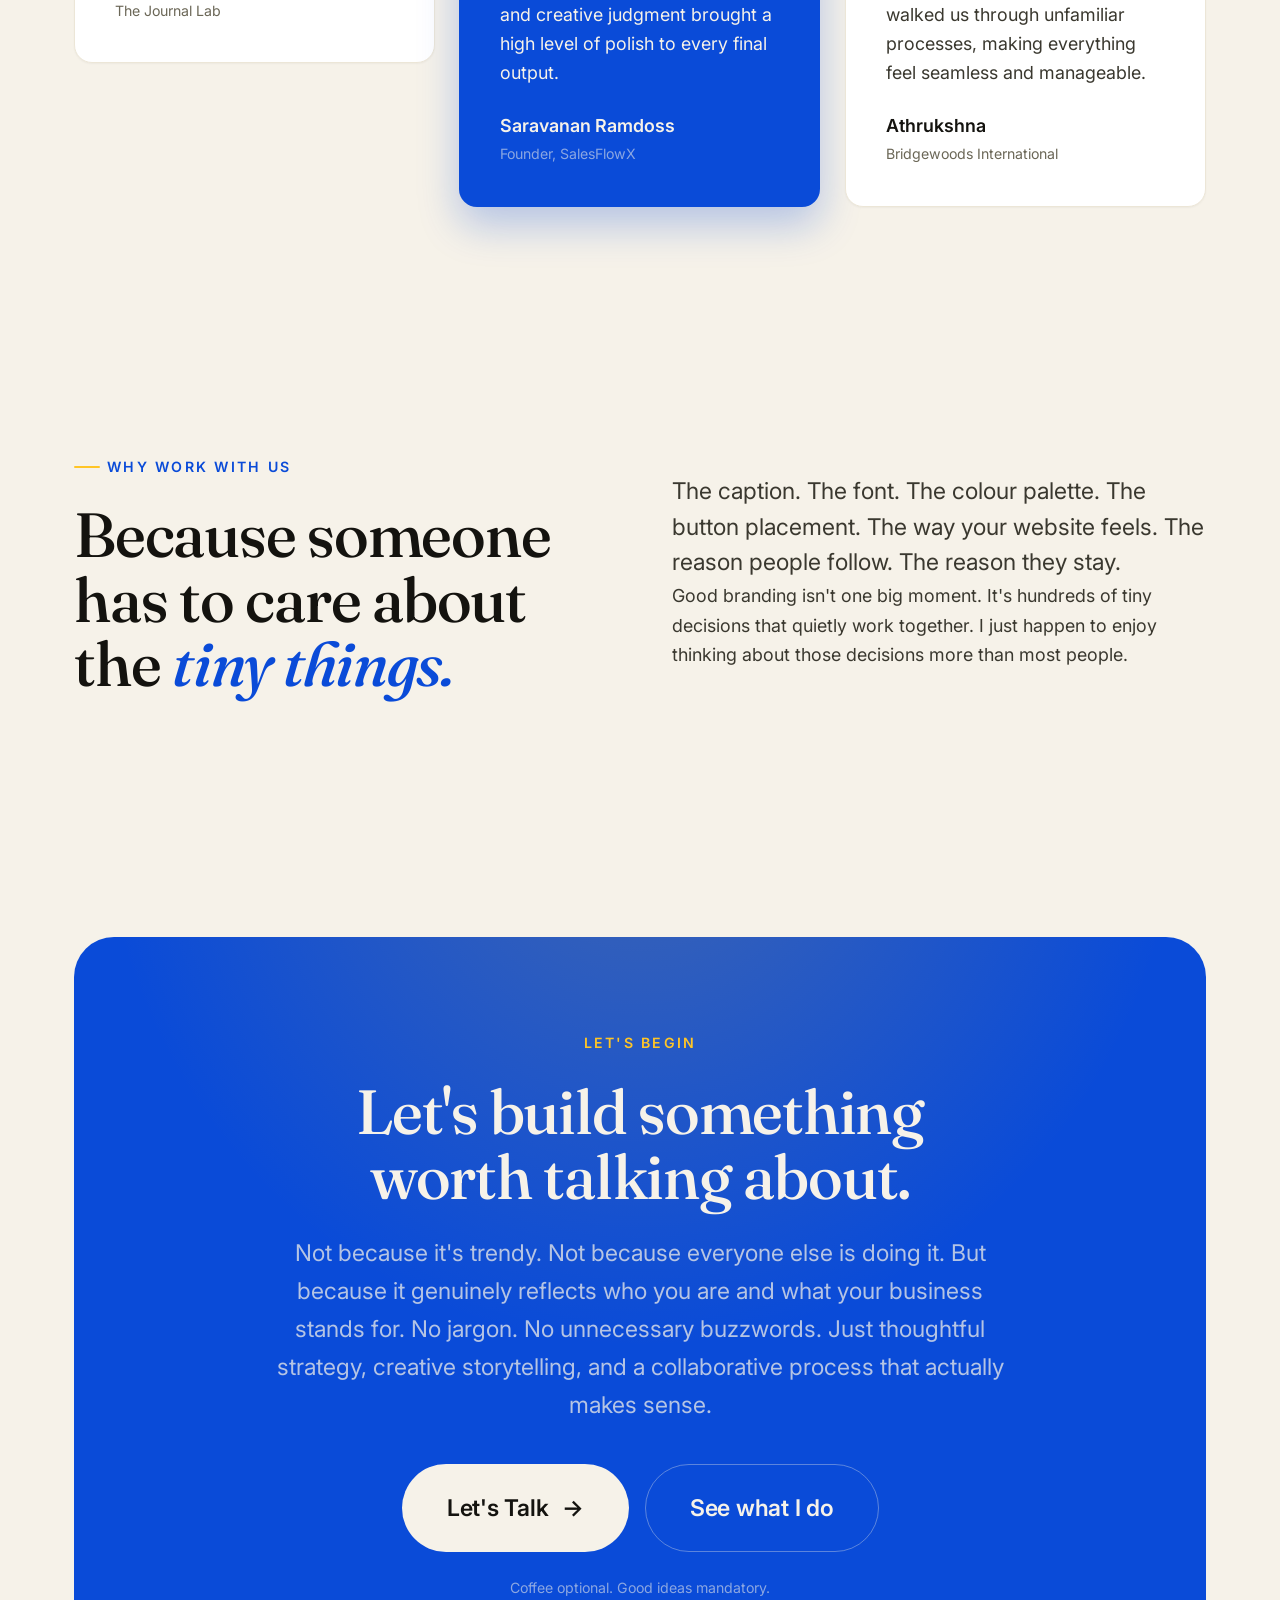
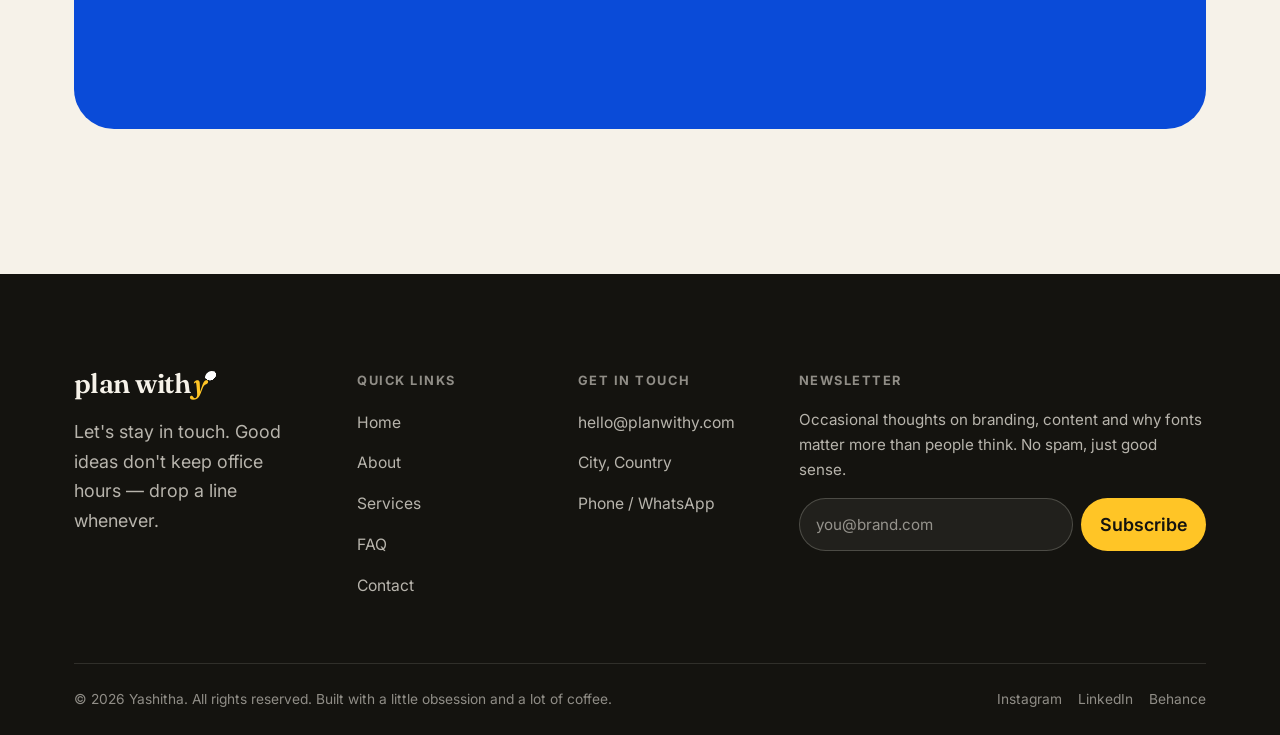
<file: light-version/index.html>
<!DOCTYPE html>
<html lang="en">
<head>
  <meta charset="UTF-8" />
  <meta name="viewport" content="width=device-width, initial-scale=1.0" />

  <title>Plan with Y — Branding, Content & Marketing Strategy by Yashitha</title>
  <meta name="description" content="Plan with Y is the studio of Yashitha — a marketing and branding partner who helps founders find their voice, tell better stories and build a presence that feels like genuine connection. 250+ brands, 5+ years." />
  <link rel="canonical" href="https://planwithy.com/" />
  <meta name="theme-color" content="#F6F2E9" />

  <!-- Open Graph -->
  <meta property="og:type" content="website" />
  <meta property="og:site_name" content="Plan with Y" />
  <meta property="og:title" content="Plan with Y — Branding, Content & Marketing Strategy" />
  <meta property="og:description" content="Thoughtful strategy, creative storytelling, and a collaborative process that actually makes sense. Let's build something worth talking about." />
  <meta property="og:url" content="https://planwithy.com/" />
  <meta property="og:image" content="https://planwithy.com/assets/img/planwithy-logo.png" />
  <meta name="twitter:card" content="summary_large_image" />
  <meta name="twitter:title" content="Plan with Y — Branding & Marketing Strategy" />
  <meta name="twitter:description" content="Branding that feels less like marketing and more like genuine connection." />
  <meta name="twitter:image" content="https://planwithy.com/assets/img/planwithy-logo.png" />

  <!-- Fonts -->
  <link rel="preconnect" href="https://fonts.googleapis.com" />
  <link rel="preconnect" href="https://fonts.gstatic.com" crossorigin />
  <link href="https://fonts.googleapis.com/css2?family=Fraunces:ital,opsz,wght@0,9..144,400..600;1,9..144,400..600&family=Inter:wght@400;500;600;700&display=swap" rel="stylesheet" />

  <link rel="icon" type="image/png" href="assets/img/planwithy-logo.png" />
  <link rel="apple-touch-icon" href="assets/img/planwithy-logo.png" />
  <link rel="stylesheet" href="assets/css/styles.css" />

  <!-- Structured data -->
  <script type="application/ld+json">
  {
    "@context": "https://schema.org",
    "@type": "ProfessionalService",
    "name": "Plan with Y",
    "alternateName": "PlanWithY",
    "description": "Marketing, branding and content strategy studio led by Yashitha.",
    "url": "https://planwithy.com/",
    "image": "https://planwithy.com/assets/img/planwithy-logo.png",
    "founder": { "@type": "Person", "name": "Yashitha" },
    "knowsAbout": ["Brand Strategy","Social Media Marketing","Content Strategy","Copywriting","Creative Direction","Website Content"],
    "areaServed": "Worldwide",
    "slogan": "Let's build something worth talking about.",
    "sameAs": ["https://instagram.com/", "https://linkedin.com/", "https://behance.net/"]
  }
  </script>
</head>
<body>
  <a class="skip-link" href="#main">Skip to content</a>

  <!-- ===================== HEADER ===================== -->
  <header class="site-header">
    <div class="container nav">
      <a href="index.html" class="wordmark" aria-label="Plan with Y — home">
        plan with <span class="wm-y">y</span>
      </a>
      <nav class="nav-links" aria-label="Primary">
        <a href="index.html" aria-current="page">Home</a>
        <a href="about.html">About</a>
        <a href="services.html">Services</a>
        <a href="faq.html">FAQ</a>
        <a href="contact.html">Contact</a>
      </nav>
      <div class="nav-cta">
        <a href="contact.html" class="btn btn--primary">Let's Talk <span class="arrow" aria-hidden="true">→</span></a>
      </div>
      <button class="nav-toggle" aria-label="Open menu" aria-expanded="false" aria-controls="mobile-menu">
        <span></span><span></span><span></span>
      </button>
    </div>
  </header>

  <!-- Mobile menu -->
  <div class="mobile-menu" id="mobile-menu">
    <a class="m-link" href="index.html"><span class="num">01</span>Home</a>
    <a class="m-link" href="about.html"><span class="num">02</span>About</a>
    <a class="m-link" href="services.html"><span class="num">03</span>Services</a>
    <a class="m-link" href="faq.html"><span class="num">04</span>FAQ</a>
    <a class="m-link" href="contact.html"><span class="num">05</span>Contact</a>
    <a href="contact.html" class="btn btn--primary btn--lg">Let's Talk <span class="arrow" aria-hidden="true">→</span></a>
  </div>

  <main id="main">

    <!-- ===================== STRIP 1 · HERO ===================== -->
    <section class="hero">
      <div class="hero__orbs" aria-hidden="true">
        <span class="orb orb--blue"></span>
        <span class="orb orb--yellow"></span>
      </div>
      <div class="container hero__inner">
        <span class="eyebrow" data-reveal>Branding · Content · Strategy</span>
        <h1 data-reveal data-reveal-delay="1">
          Your brand has a <span class="underline-y">story.</span>
          <br />Let's figure it out <span class="accent-blue accent-ital">together.</span>
        </h1>
        <p class="lead" data-reveal data-reveal-delay="2">
          Not corporate. Not "girl boss." Not agency jargon. Not "leave it to me,
          I'll handle everything." More of — a thoughtful creative partner who
          helps you say the right things, to the right people, in a way that
          actually sounds like you.
        </p>
        <div class="hero__actions" data-reveal data-reveal-delay="3">
          <a href="contact.html" class="btn btn--primary btn--lg">Let's Talk <span class="arrow" aria-hidden="true">→</span></a>
          <a href="services.html" class="btn btn--ghost btn--lg">Explore Services</a>
        </div>

        <div class="hero__meta" data-reveal data-reveal-delay="4">
          <div class="stat">
            <span class="stat__num"><span data-count="250" data-suffix="+">250+</span></span>
            <span class="stat__label">Brands partnered with</span>
          </div>
          <div class="stat">
            <span class="stat__num"><span data-count="5" data-suffix="+">5+</span></span>
            <span class="stat__label">Years in the trenches</span>
          </div>
          <div class="stat">
            <span class="stat__num accent-blue">1</span>
            <span class="stat__label">Slightly obsessive love for good branding</span>
          </div>
        </div>
      </div>
    </section>

    <!-- ===================== TRUST STRIP ===================== -->
    <div class="trust-strip">
      <div class="container trust-strip__inner" data-reveal>
        <span class="trust-strip__label">Trusted across</span>
        <span class="trust-pill">Wellness</span>
        <span class="trust-pill">Food &amp; Beverage</span>
        <span class="trust-pill">Fashion</span>
        <span class="trust-pill">Education</span>
        <span class="trust-pill">Hospitality</span>
        <span class="trust-pill">Retail</span>
        <span class="trust-pill">B2B</span>
      </div>
    </div>

    <!-- ===================== STRIP 2 · WHO WE ARE ===================== -->
    <section class="section" aria-labelledby="who-h">
      <div class="container split">
        <div class="media-frame media-frame--portrait" data-reveal aria-hidden="true">
          <div class="portrait-placeholder">
            <div>
              <div class="pp-mono">Y.</div>
              <p class="pp-note">Add a warm, on-brand portrait of Yashitha here. Placeholder — swap in <code>/assets/img/yashitha.jpg</code>.</p>
            </div>
          </div>
        </div>
        <div data-reveal data-reveal-delay="1">
          <span class="eyebrow">Who we are</span>
          <h2 id="who-h" class="mt-md">Hi, I'm Yashitha. <span class="accent-ital accent-blue">Professional overthinker</span>, creative partner by choice.</h2>
          <p class="mt-md">
            Over the last five years, I've worked with 250+ brands across wellness,
            food, fashion, education, hospitality, retail and everything in between.
          </p>
          <p>
            I've written captions at midnight, planned launches over coffee, built
            websites from scratch, and spent an unreasonable amount of time choosing
            between two shades of beige. Because <strong>details matter</strong>. And
            because every brand deserves more than generic marketing advice copied
            off the internet.
          </p>
          <p class="lead" style="color:var(--ink); font-family:var(--font-display); font-style:italic; margin-top:1.2rem;">
            250+ brands. 5+ years. One slightly obsessive love for good branding.
          </p>
          <a href="about.html" class="link-arrow mt-md">Know more about me <span class="arrow" aria-hidden="true">→</span></a>
        </div>
      </div>
    </section>

    <!-- ===================== STRIP 3 · OUR APPROACH ===================== -->
    <section class="section section--sm" aria-labelledby="approach-h">
      <div class="container">
        <div class="statement" data-reveal>
          <span class="eyebrow">Our approach</span>
          <h2 id="approach-h" class="mt-md">No, you don't have to hand over your passwords and disappear.</h2>
          <p class="lead mt-md" style="max-width:60ch;">
            One of the biggest myths in marketing is that you hire someone, step away,
            and everything magically works. If only. The best results happen when both
            sides show up — you know your business better than anyone, I know how to
            turn that knowledge into stories, strategies and content people actually
            care about.
          </p>

          <div class="duo mt-lg" style="margin-top:2.5rem;">
            <div class="duo__card is-you">
              <h4>You bring</h4>
              <ul>
                <li>✶ Deep knowledge of your business</li>
                <li>✶ The real story behind the brand</li>
                <li>✶ Honest feedback &amp; a willingness to show up</li>
              </ul>
            </div>
            <div class="duo__plus" aria-hidden="true">+</div>
            <div class="duo__card is-me">
              <h4>I'll bring</h4>
              <ul>
                <li>✶ Strategy &amp; clear creative direction</li>
                <li>✶ Storytelling that sounds like you</li>
                <li>✶ The occasional (useful) over-analysis</li>
              </ul>
            </div>
          </div>
          <p class="mt-lg" style="font-family:var(--font-display); font-style:italic; font-size:var(--step-1); color:var(--ivory); margin-top:2rem;">
            Together, we'll build something meaningful.
          </p>
        </div>
      </div>
    </section>

    <!-- ===================== STRIP 4 · SERVICES ===================== -->
    <section class="section" aria-labelledby="services-h">
      <div class="container">
        <div class="section-head" data-reveal>
          <span class="eyebrow">Services</span>
          <h2 id="services-h" class="mt-md">Things I can help you <span class="underline-y">stop stressing</span> about.</h2>
          <p>If it involves building a brand people remember, we're probably going to get along.</p>
        </div>

        <div class="grid services-grid">
          <!-- 01 -->
          <article class="card service-card" data-reveal>
            <div class="service-card__icon" aria-hidden="true">
              <svg width="24" height="24" viewBox="0 0 24 24" fill="none" stroke="currentColor" stroke-width="1.8" stroke-linecap="round" stroke-linejoin="round"><path d="M21 11.5a8.38 8.38 0 0 1-.9 3.8 8.5 8.5 0 0 1-7.6 4.7 8.38 8.38 0 0 1-3.8-.9L3 21l1.9-5.7a8.38 8.38 0 0 1-.9-3.8 8.5 8.5 0 0 1 4.7-7.6 8.38 8.38 0 0 1 3.8-.9h.5a8.48 8.48 0 0 1 8 8v.5z"/></svg>
            </div>
            <span class="service-card__num">01</span>
            <h3>Social Media Strategy &amp; Management</h3>
            <p>The kind of social presence people stop scrolling for — strategy, planning, and content that earns attention instead of begging for it.</p>
            <a href="services.html#social" class="link-arrow">See what's included <span class="arrow" aria-hidden="true">→</span></a>
          </article>
          <!-- 02 -->
          <article class="card service-card" data-reveal data-reveal-delay="1">
            <div class="service-card__icon" aria-hidden="true">
              <svg width="24" height="24" viewBox="0 0 24 24" fill="none" stroke="currentColor" stroke-width="1.8" stroke-linecap="round" stroke-linejoin="round"><circle cx="12" cy="12" r="9"/><path d="M12 3v9l5.5 3.2"/></svg>
            </div>
            <span class="service-card__num">02</span>
            <h3>Brand Positioning &amp; Content Strategy</h3>
            <p>Before creating content, we figure out what your brand should stand for. Because content without direction is just noise with good lighting.</p>
            <a href="services.html#positioning" class="link-arrow">See what's included <span class="arrow" aria-hidden="true">→</span></a>
          </article>
          <!-- 03 -->
          <article class="card service-card" data-reveal data-reveal-delay="2">
            <div class="service-card__icon" aria-hidden="true">
              <svg width="24" height="24" viewBox="0 0 24 24" fill="none" stroke="currentColor" stroke-width="1.8" stroke-linecap="round" stroke-linejoin="round"><rect x="3" y="4" width="18" height="14" rx="2"/><path d="M3 8h18M7 12h6"/></svg>
            </div>
            <span class="service-card__num">03</span>
            <h3>Website Content &amp; Development</h3>
            <p>Websites that say the right things, not just look good doing it. A site should feel like the best version of a first conversation with your brand.</p>
            <a href="services.html#website" class="link-arrow">See what's included <span class="arrow" aria-hidden="true">→</span></a>
          </article>
          <!-- 04 -->
          <article class="card service-card" data-reveal>
            <div class="service-card__icon" aria-hidden="true">
              <svg width="24" height="24" viewBox="0 0 24 24" fill="none" stroke="currentColor" stroke-width="1.8" stroke-linecap="round" stroke-linejoin="round"><path d="M12 19l7-7a3 3 0 0 0-4-4l-7 7"/><path d="M5 21l3-1 8-8"/><circle cx="6.5" cy="17.5" r="1.5"/></svg>
            </div>
            <span class="service-card__num">04</span>
            <h3>Branding &amp; Creative Direction</h3>
            <p>For brands that need a cohesive identity across platforms — so every touchpoint feels like it belongs to the same brand.</p>
            <a href="services.html#branding" class="link-arrow">See what's included <span class="arrow" aria-hidden="true">→</span></a>
          </article>
          <!-- 05 -->
          <article class="card service-card" data-reveal data-reveal-delay="1">
            <div class="service-card__icon" aria-hidden="true">
              <svg width="24" height="24" viewBox="0 0 24 24" fill="none" stroke="currentColor" stroke-width="1.8" stroke-linecap="round" stroke-linejoin="round"><path d="M4 6h16M4 12h16M4 18h10"/></svg>
            </div>
            <span class="service-card__num">05</span>
            <h3>Content Creation &amp; Copywriting</h3>
            <p>Words matter. A lot. Because nobody falls in love with a brand that sounds like everyone else.</p>
            <a href="services.html#copy" class="link-arrow">See what's included <span class="arrow" aria-hidden="true">→</span></a>
          </article>
          <!-- 06 -->
          <article class="card service-card" data-reveal data-reveal-delay="2">
            <div class="service-card__icon" aria-hidden="true">
              <svg width="24" height="24" viewBox="0 0 24 24" fill="none" stroke="currentColor" stroke-width="1.8" stroke-linecap="round" stroke-linejoin="round"><path d="M9 18h6M10 22h4M12 2a7 7 0 0 0-4 12.7c.6.5 1 1.3 1 2.1h6c0-.8.4-1.6 1-2.1A7 7 0 0 0 12 2z"/></svg>
            </div>
            <span class="service-card__num">06</span>
            <h3>Marketing Consultation</h3>
            <p>Sometimes you don't need an agency. You just need clarity. One conversation can save you months of second-guessing.</p>
            <a href="services.html#consultation" class="link-arrow">See what's included <span class="arrow" aria-hidden="true">→</span></a>
          </article>
        </div>

        <div class="text-center mt-lg" data-reveal style="margin-top:3rem;">
          <a href="services.html" class="btn btn--dark btn--lg">Explore all services <span class="arrow" aria-hidden="true">→</span></a>
        </div>
      </div>
    </section>

    <!-- ===================== PROCESS ===================== -->
    <section class="section section--sm process" aria-labelledby="process-h">
      <div class="container">
        <div class="section-head section-head--center" data-reveal>
          <span class="eyebrow eyebrow--center">How we work</span>
          <h2 id="process-h" class="mt-md">Working together, made genuinely easy.</h2>
          <p>Four steps, zero radio silence. Here's how a partnership actually unfolds.</p>
        </div>
        <div class="grid process-grid">
          <div class="process-step" data-reveal>
            <span class="bar" aria-hidden="true"></span>
            <h4>Discovery</h4>
            <p>We start with a conversation. Your goals, your brand, what's working and what's quietly driving you mad.</p>
          </div>
          <div class="process-step" data-reveal data-reveal-delay="1">
            <span class="bar" aria-hidden="true"></span>
            <h4>Planning</h4>
            <p>I turn that into a clear strategy — positioning, direction, and a plan you can actually picture.</p>
          </div>
          <div class="process-step" data-reveal data-reveal-delay="2">
            <span class="bar" aria-hidden="true"></span>
            <h4>Execution</h4>
            <p>Content, copy, design direction, websites — built collaboratively, with quick feedback loops.</p>
          </div>
          <div class="process-step" data-reveal data-reveal-delay="3">
            <span class="bar" aria-hidden="true"></span>
            <h4>Support</h4>
            <p>We track what's working, fix what isn't, and keep refining. Good branding is hundreds of tiny decisions.</p>
          </div>
        </div>
      </div>
    </section>

    <!-- ===================== STRIP 5 · TESTIMONIALS ===================== -->
    <section class="section" aria-labelledby="testi-h">
      <div class="container">
        <div class="section-head section-head--center" data-reveal>
          <span class="eyebrow eyebrow--center">Kind words</span>
          <h2 id="testi-h" class="mt-md">Things people have said about working with me.</h2>
        </div>
        <div class="grid testi-grid">
          <figure class="testi" data-reveal>
            <span class="quote-mark" aria-hidden="true">"</span>
            <blockquote class="testi__quote">More than anything, I appreciate her work ethic, her commitment, and the genuine effort she puts into helping the brand grow.</blockquote>
            <figcaption class="testi__by">
              <span class="testi__name">Harini</span>
              <span class="testi__role">The Journal Lab</span>
            </figcaption>
          </figure>
          <figure class="testi" data-reveal data-reveal-delay="1">
            <span class="quote-mark" aria-hidden="true">"</span>
            <blockquote class="testi__quote">From the very first brief, she demonstrated a strong grasp of our business objectives and quickly translated them into compelling visual stories. Her attention to detail, editing finesse, and creative judgment brought a high level of polish to every final output.</blockquote>
            <figcaption class="testi__by">
              <span class="testi__name">Saravanan Ramdoss</span>
              <span class="testi__role">Founder, SalesFlowX</span>
            </figcaption>
          </figure>
          <figure class="testi" data-reveal data-reveal-delay="2">
            <span class="quote-mark" aria-hidden="true">"</span>
            <blockquote class="testi__quote">She is incredibly easy to work with. Throughout the process, including during the video shoot, Yashitha was understanding, patient, and proactive. She introduced unique ideas and walked us through unfamiliar processes, making everything feel seamless and manageable.</blockquote>
            <figcaption class="testi__by">
              <span class="testi__name">Athrukshna</span>
              <span class="testi__role">Bridgewoods International</span>
            </figcaption>
          </figure>
        </div>
      </div>
    </section>

    <!-- ===================== STRIP 6 · WHY WORK WITH US ===================== -->
    <section class="section section--sm" aria-labelledby="why-h">
      <div class="container split">
        <div data-reveal>
          <span class="eyebrow">Why work with us</span>
          <h2 id="why-h" class="mt-md">Because someone has to care about the <span class="accent-ital accent-blue">tiny things.</span></h2>
        </div>
        <div data-reveal data-reveal-delay="1">
          <p class="lead">
            The caption. The font. The colour palette. The button placement. The way
            your website feels. The reason people follow. The reason they stay.
          </p>
          <p>
            Good branding isn't one big moment. It's hundreds of tiny decisions that
            quietly work together. I just happen to enjoy thinking about those
            decisions more than most people.
          </p>
        </div>
      </div>
    </section>

    <!-- ===================== STRIP 7 · FINAL CTA ===================== -->
    <section class="section cta-band" aria-labelledby="cta-h">
      <div class="container">
        <div class="cta-card" data-reveal>
          <span class="eyebrow eyebrow--center" style="color:var(--yellow);">Let's begin</span>
          <h2 id="cta-h" class="mt-md">Let's build something worth talking about.</h2>
          <p>
            Not because it's trendy. Not because everyone else is doing it. But because
            it genuinely reflects who you are and what your business stands for. No jargon.
            No unnecessary buzzwords. Just thoughtful strategy, creative storytelling, and
            a collaborative process that actually makes sense.
          </p>
          <div class="cta-card__actions">
            <a href="contact.html" class="btn btn--on-dark btn--lg">Let's Talk <span class="arrow" aria-hidden="true">→</span></a>
            <a href="services.html" class="btn btn--ghost-light btn--lg">See what I do</a>
          </div>
          <p class="micro">Coffee optional. Good ideas mandatory.</p>
        </div>
      </div>
    </section>

  </main>

  <!-- ===================== FOOTER ===================== -->
  <footer class="site-footer">
    <div class="container">
      <div class="footer-top">
        <div class="footer-brand">
          <span class="wordmark wordmark--light">plan with <span class="wm-y">y</span></span>
          <p>Let's stay in touch. Good ideas don't keep office hours — drop a line whenever.</p>
        </div>
        <div class="footer-col">
          <h5>Quick Links</h5>
          <ul>
            <li><a href="index.html">Home</a></li>
            <li><a href="about.html">About</a></li>
            <li><a href="services.html">Services</a></li>
            <li><a href="faq.html">FAQ</a></li>
            <li><a href="contact.html">Contact</a></li>
          </ul>
        </div>
        <div class="footer-col">
          <h5>Get in Touch</h5>
          <ul>
            <li><a href="mailto:hello@planwithy.com">hello@planwithy.com</a></li>
            <li><span>City, Country</span></li>
            <li><a href="https://wa.me/" rel="noopener">Phone / WhatsApp</a></li>
          </ul>
        </div>
        <div class="footer-col footer-news">
          <h5>Newsletter</h5>
          <p>Occasional thoughts on branding, content and why fonts matter more than people think. No spam, just good sense.</p>
          <form class="news-form" aria-label="Newsletter signup">
            <input type="email" placeholder="you@brand.com" aria-label="Email address" required />
            <button type="submit">Subscribe</button>
          </form>
        </div>
      </div>
      <div class="footer-bottom">
        <span>© <span data-year>2026</span> Yashitha. All rights reserved. Built with a little obsession and a lot of coffee.</span>
        <div class="socials">
          <a href="https://instagram.com/" rel="noopener">Instagram</a>
          <a href="https://linkedin.com/" rel="noopener">LinkedIn</a>
          <a href="https://behance.net/" rel="noopener">Behance</a>
        </div>
      </div>
    </div>
  </footer>

  <script src="assets/js/main.js" defer></script>
</body>
</html>
</file>
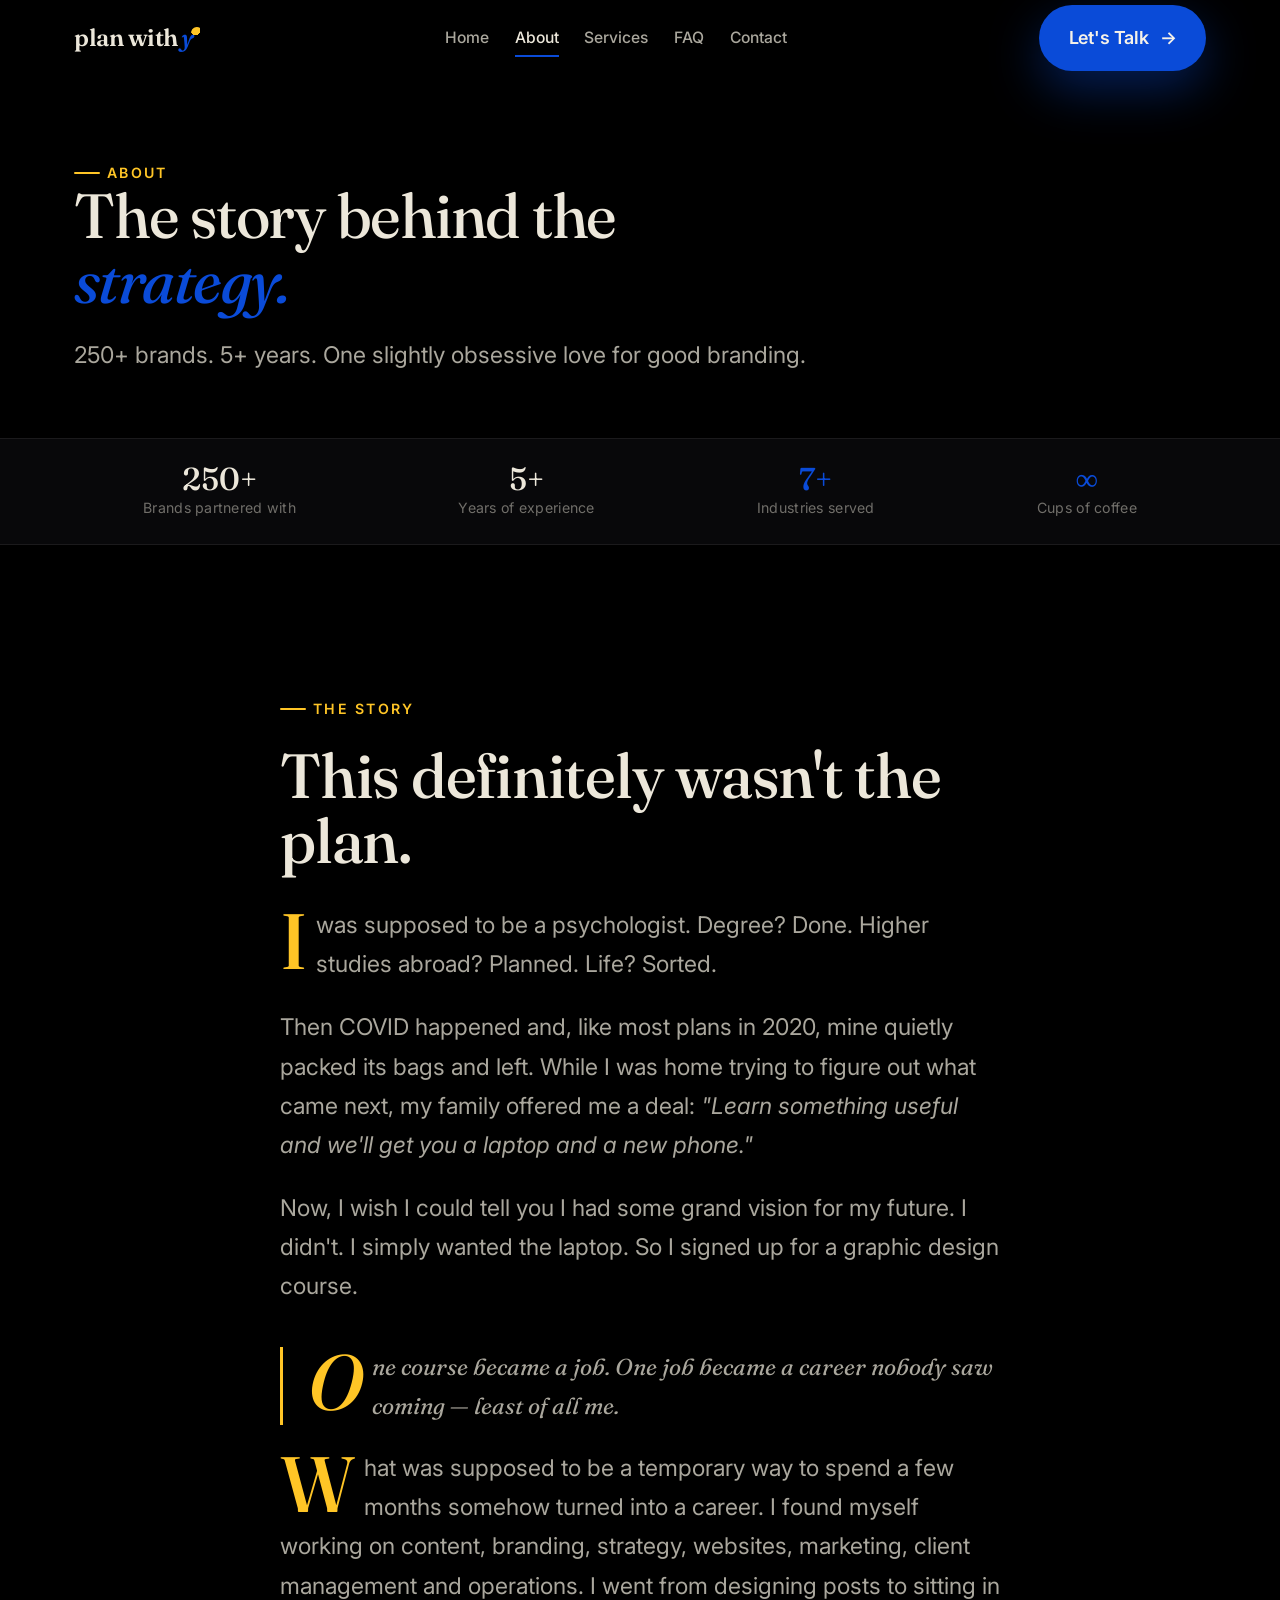
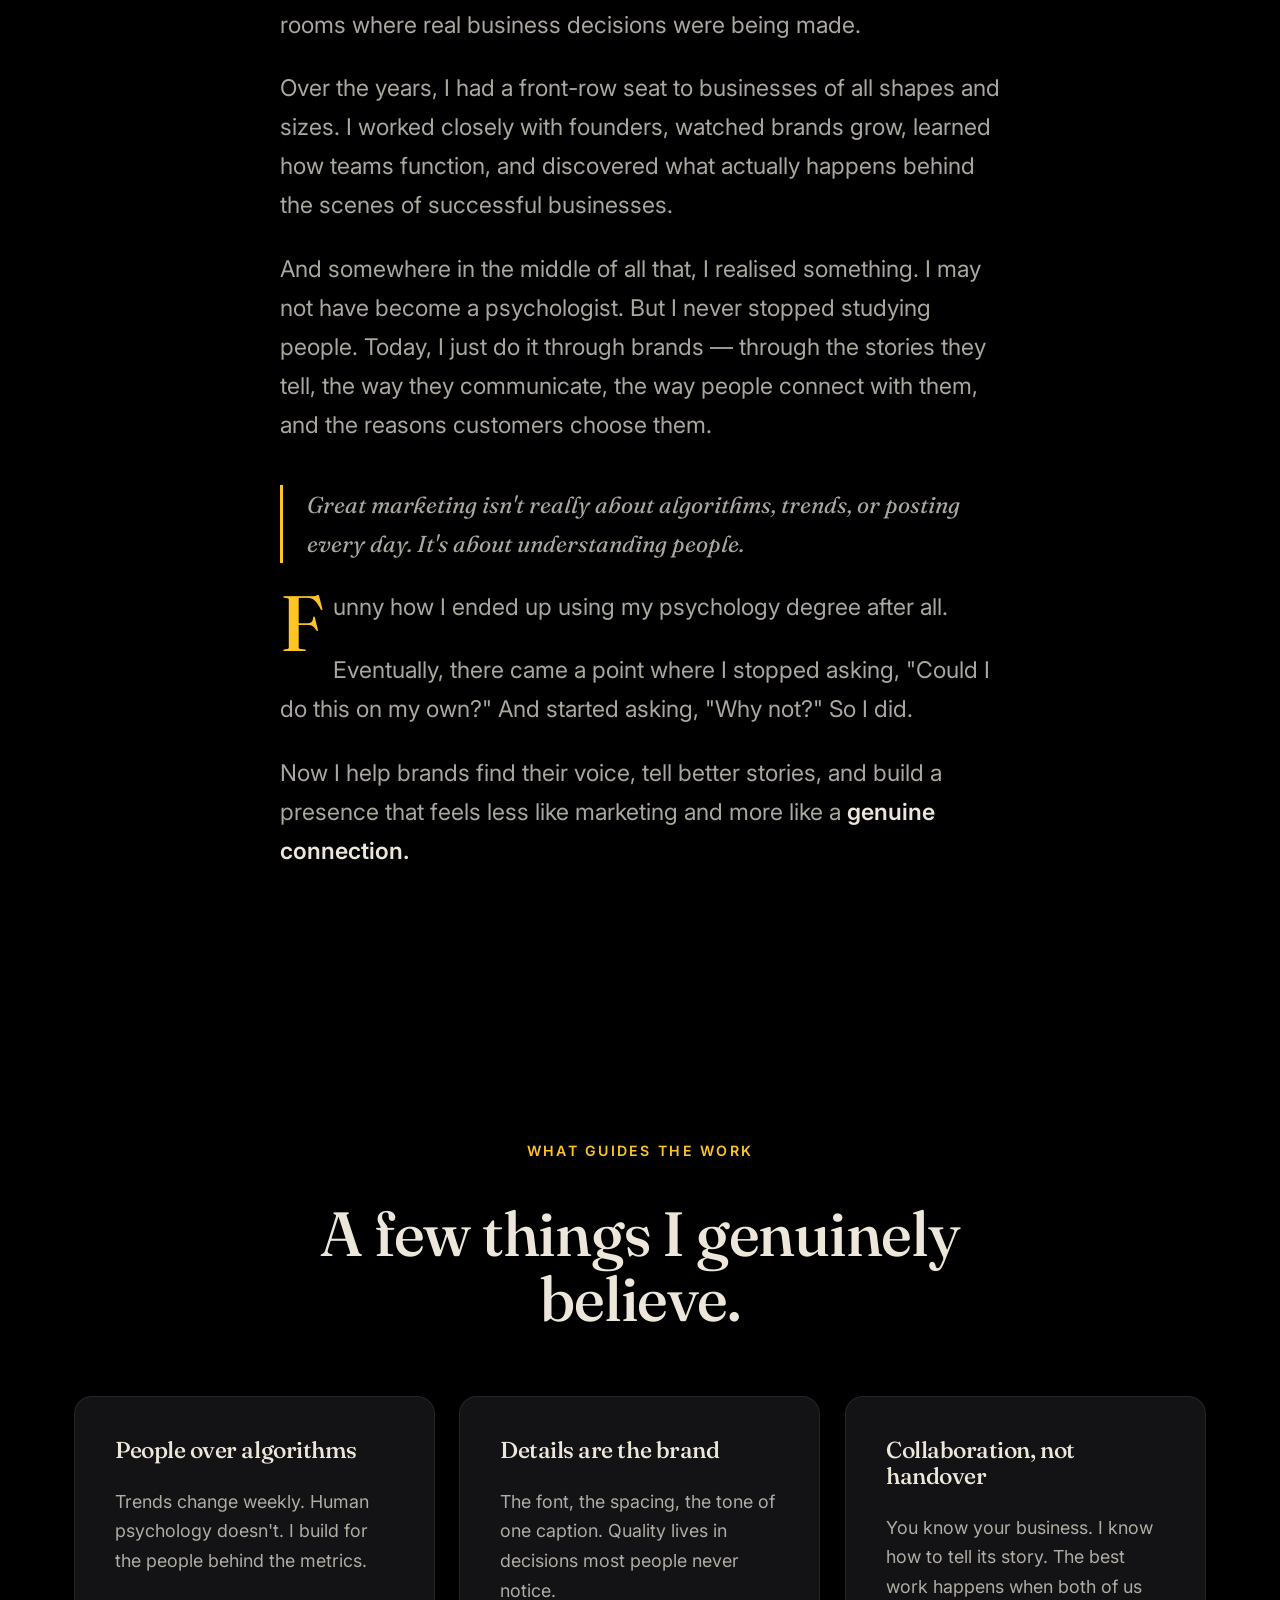
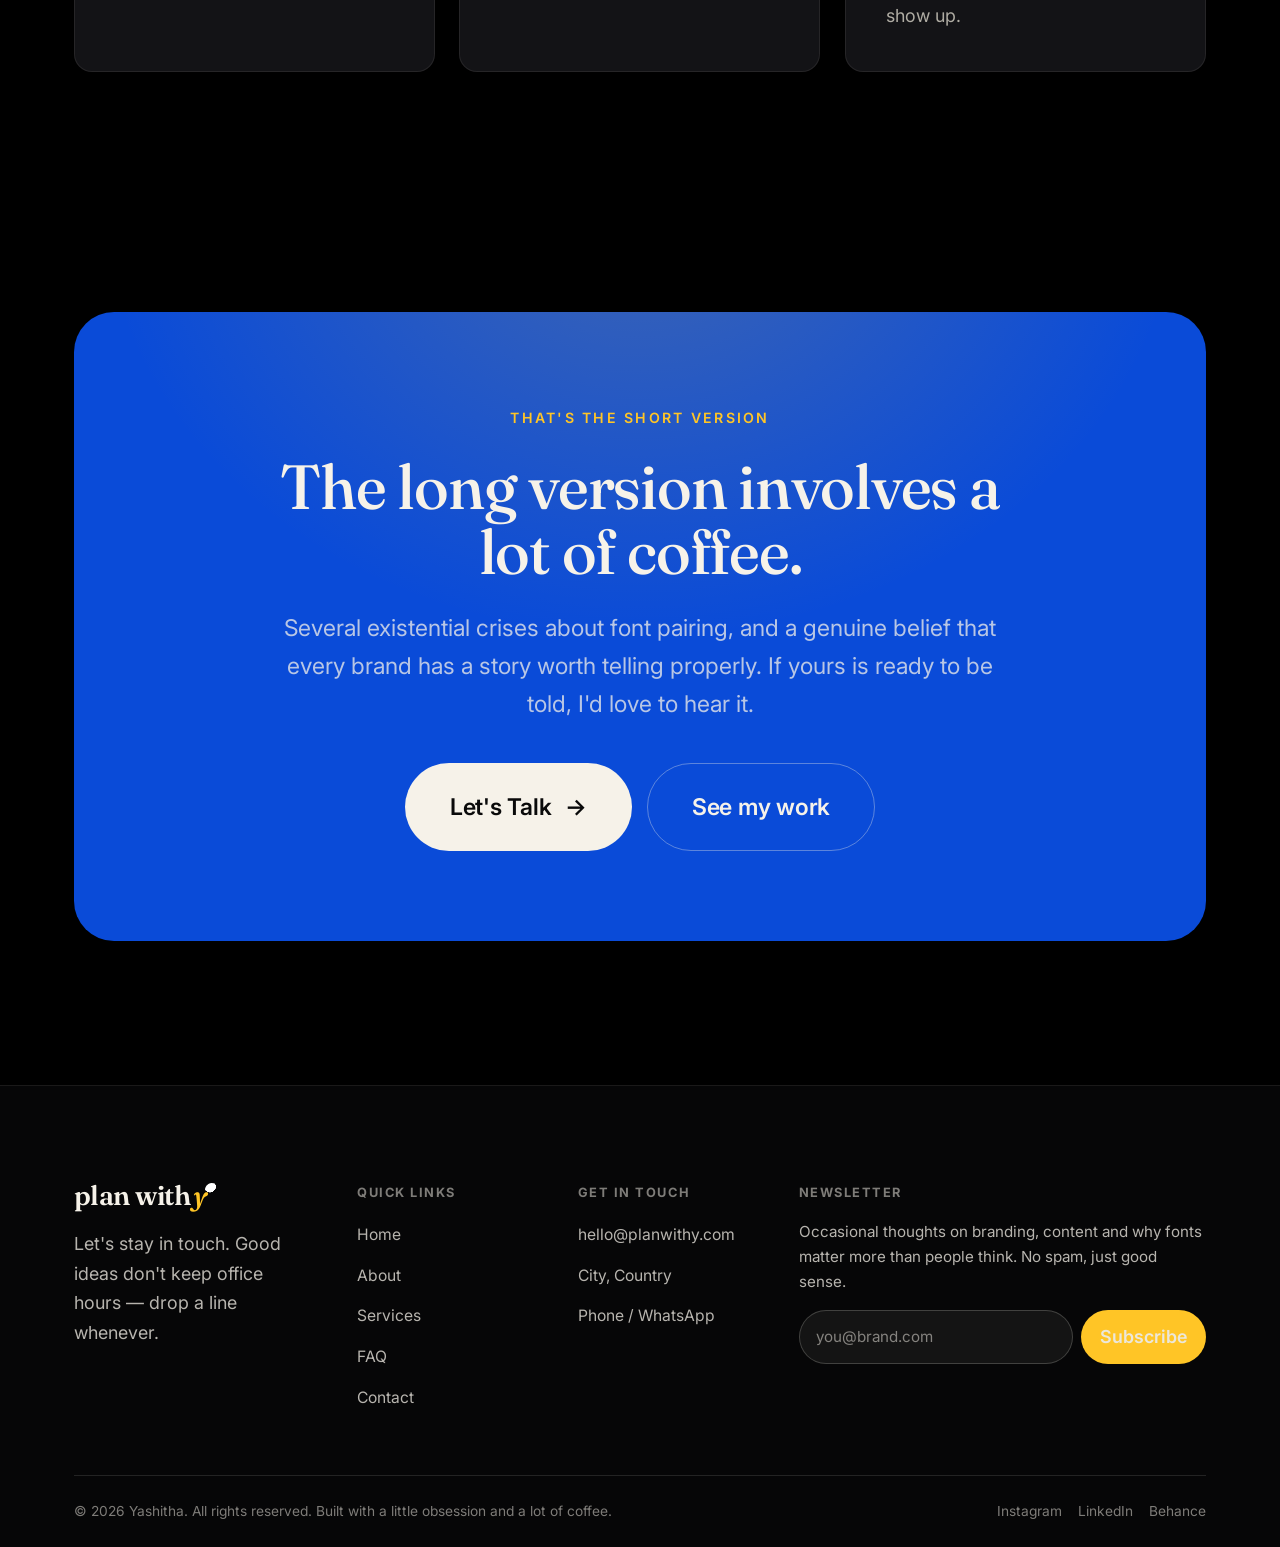
<file: about.html>
<!DOCTYPE html>
<html lang="en">
<head>
  <meta charset="UTF-8" />
  <meta name="viewport" content="width=device-width, initial-scale=1.0" />

  <title>About Yashitha — The Story Behind Plan with Y</title>
  <meta name="description" content="The story behind the strategy. How a psychology student became the marketing and branding partner behind 250+ brands — and why great marketing is really about understanding people." />
  <link rel="canonical" href="https://planwithy.com/about.html" />
  <meta name="theme-color" content="#F6F2E9" />

  <meta property="og:type" content="profile" />
  <meta property="og:site_name" content="Plan with Y" />
  <meta property="og:title" content="About Yashitha — The Story Behind Plan with Y" />
  <meta property="og:description" content="250+ brands. 5+ years. One slightly obsessive love for good branding. Funny how I ended up using my psychology degree after all." />
  <meta property="og:url" content="https://planwithy.com/about.html" />
  <meta property="og:image" content="https://planwithy.com/assets/img/planwithy-logo.png" />
  <meta name="twitter:card" content="summary_large_image" />

  <link rel="preconnect" href="https://fonts.googleapis.com" />
  <link rel="preconnect" href="https://fonts.gstatic.com" crossorigin />
  <link href="https://fonts.googleapis.com/css2?family=Fraunces:ital,opsz,wght@0,9..144,400..600;1,9..144,400..600&family=Inter:wght@400;500;600;700&display=swap" rel="stylesheet" />
  <link rel="icon" type="image/png" href="assets/img/planwithy-logo.png" />
  <link rel="stylesheet" href="assets/css/styles.css" />
  <link rel="stylesheet" href="assets/css/theme-noir.css" />

  <script type="application/ld+json">
  {
    "@context": "https://schema.org",
    "@type": "Person",
    "name": "Yashitha",
    "jobTitle": "Marketing & Branding Consultant",
    "worksFor": { "@type": "Organization", "name": "Plan with Y" },
    "url": "https://planwithy.com/about.html",
    "description": "Marketing and branding partner who has worked with 250+ brands over 5+ years."
  }
  </script>
</head>
<body>
  <a class="skip-link" href="#main">Skip to content</a>

  <header class="site-header">
    <div class="container nav">
      <a href="index.html" class="wordmark" aria-label="Plan with Y — home">plan with <span class="wm-y">y</span></a>
      <nav class="nav-links" aria-label="Primary">
        <a href="index.html">Home</a>
        <a href="about.html" aria-current="page">About</a>
        <a href="services.html">Services</a>
        <a href="faq.html">FAQ</a>
        <a href="contact.html">Contact</a>
      </nav>
      <div class="nav-cta">
        <a href="contact.html" class="btn btn--primary">Let's Talk <span class="arrow" aria-hidden="true">→</span></a>
      </div>
      <button class="nav-toggle" aria-label="Open menu" aria-expanded="false" aria-controls="mobile-menu">
        <span></span><span></span><span></span>
      </button>
    </div>
  </header>

  <div class="mobile-menu" id="mobile-menu">
    <a class="m-link" href="index.html"><span class="num">01</span>Home</a>
    <a class="m-link" href="about.html"><span class="num">02</span>About</a>
    <a class="m-link" href="services.html"><span class="num">03</span>Services</a>
    <a class="m-link" href="faq.html"><span class="num">04</span>FAQ</a>
    <a class="m-link" href="contact.html"><span class="num">05</span>Contact</a>
    <a href="contact.html" class="btn btn--primary btn--lg">Let's Talk <span class="arrow" aria-hidden="true">→</span></a>
  </div>

  <main id="main">

    <!-- HEADER -->
    <section class="page-hero">
      <div class="container">
        <span class="eyebrow" data-reveal>About</span>
        <h1 data-reveal data-reveal-delay="1">The story behind the <span class="accent-blue accent-ital">strategy.</span></h1>
        <p class="lead" data-reveal data-reveal-delay="2">250+ brands. 5+ years. One slightly obsessive love for good branding.</p>
      </div>
    </section>

    <!-- STATS STRIP -->
    <div class="trust-strip">
      <div class="container trust-strip__inner" data-reveal style="justify-content:space-around;">
        <div class="stat" style="text-align:center;">
          <span class="stat__num"><span data-count="250" data-suffix="+">250+</span></span>
          <span class="stat__label">Brands partnered with</span>
        </div>
        <div class="stat" style="text-align:center;">
          <span class="stat__num"><span data-count="5" data-suffix="+">5+</span></span>
          <span class="stat__label">Years of experience</span>
        </div>
        <div class="stat" style="text-align:center;">
          <span class="stat__num accent-blue">7+</span>
          <span class="stat__label">Industries served</span>
        </div>
        <div class="stat" style="text-align:center;">
          <span class="stat__num accent-blue">∞</span>
          <span class="stat__label">Cups of coffee</span>
        </div>
      </div>
    </div>

    <!-- THE STORY -->
    <section class="section">
      <div class="container">
        <div class="story">
          <span class="eyebrow" data-reveal>The story</span>
          <h2 class="mt-md" data-reveal data-reveal-delay="1" style="margin-bottom:2rem;">This definitely wasn't the plan.</h2>

          <div data-reveal data-reveal-delay="2">
            <p>I was supposed to be a psychologist. Degree? Done. Higher studies abroad? Planned. Life? Sorted.</p>
            <p>Then COVID happened and, like most plans in 2020, mine quietly packed its bags and left. While I was home trying to figure out what came next, my family offered me a deal: <em>"Learn something useful and we'll get you a laptop and a new phone."</em></p>
            <p>Now, I wish I could tell you I had some grand vision for my future. I didn't. I simply wanted the laptop. So I signed up for a graphic design course.</p>
          </div>

          <p class="pull-quote" data-reveal>One course became a job. One job became a career nobody saw coming — least of all me.</p>

          <div data-reveal>
            <p>What was supposed to be a temporary way to spend a few months somehow turned into a career. I found myself working on content, branding, strategy, websites, marketing, client management and operations. I went from designing posts to sitting in rooms where real business decisions were being made.</p>
            <p>Over the years, I had a front-row seat to businesses of all shapes and sizes. I worked closely with founders, watched brands grow, learned how teams function, and discovered what actually happens behind the scenes of successful businesses.</p>
            <p>And somewhere in the middle of all that, I realised something. I may not have become a psychologist. But I never stopped studying people. Today, I just do it through brands — through the stories they tell, the way they communicate, the way people connect with them, and the reasons customers choose them.</p>
          </div>

          <p class="pull-quote" data-reveal>Great marketing isn't really about algorithms, trends, or posting every day. It's about understanding people.</p>

          <div data-reveal>
            <p>Funny how I ended up using my psychology degree after all.</p>
            <p>Eventually, there came a point where I stopped asking, "Could I do this on my own?" And started asking, "Why not?" So I did.</p>
            <p>Now I help brands find their voice, tell better stories, and build a presence that feels less like marketing and more like a <strong>genuine connection.</strong></p>
          </div>
        </div>
      </div>
    </section>

    <!-- VALUES / WHAT GUIDES THE WORK -->
    <section class="section section--sm">
      <div class="container">
        <div class="section-head section-head--center" data-reveal>
          <span class="eyebrow eyebrow--center">What guides the work</span>
          <h2 class="mt-md">A few things I genuinely believe.</h2>
        </div>
        <div class="grid services-grid">
          <article class="card" data-reveal>
            <h3 style="font-size:var(--step-1);">People over algorithms</h3>
            <p class="mt-md">Trends change weekly. Human psychology doesn't. I build for the people behind the metrics.</p>
          </article>
          <article class="card" data-reveal data-reveal-delay="1">
            <h3 style="font-size:var(--step-1);">Details are the brand</h3>
            <p class="mt-md">The font, the spacing, the tone of one caption. Quality lives in decisions most people never notice.</p>
          </article>
          <article class="card" data-reveal data-reveal-delay="2">
            <h3 style="font-size:var(--step-1);">Collaboration, not handover</h3>
            <p class="mt-md">You know your business. I know how to tell its story. The best work happens when both of us show up.</p>
          </article>
        </div>
      </div>
    </section>

    <!-- CLOSING CTA -->
    <section class="section cta-band">
      <div class="container">
        <div class="cta-card" data-reveal>
          <span class="eyebrow eyebrow--center" style="color:var(--yellow);">That's the short version</span>
          <h2 class="mt-md">The long version involves a lot of coffee.</h2>
          <p>
            Several existential crises about font pairing, and a genuine belief that every brand
            has a story worth telling properly. If yours is ready to be told, I'd love to hear it.
          </p>
          <div class="cta-card__actions">
            <a href="contact.html" class="btn btn--on-dark btn--lg">Let's Talk <span class="arrow" aria-hidden="true">→</span></a>
            <a href="services.html" class="btn btn--ghost-light btn--lg">See my work</a>
          </div>
        </div>
      </div>
    </section>

  </main>

  <footer class="site-footer">
    <div class="container">
      <div class="footer-top">
        <div class="footer-brand">
          <span class="wordmark wordmark--light">plan with <span class="wm-y">y</span></span>
          <p>Let's stay in touch. Good ideas don't keep office hours — drop a line whenever.</p>
        </div>
        <div class="footer-col">
          <h5>Quick Links</h5>
          <ul>
            <li><a href="index.html">Home</a></li>
            <li><a href="about.html">About</a></li>
            <li><a href="services.html">Services</a></li>
            <li><a href="faq.html">FAQ</a></li>
            <li><a href="contact.html">Contact</a></li>
          </ul>
        </div>
        <div class="footer-col">
          <h5>Get in Touch</h5>
          <ul>
            <li><a href="mailto:hello@planwithy.com">hello@planwithy.com</a></li>
            <li><span>City, Country</span></li>
            <li><a href="https://wa.me/" rel="noopener">Phone / WhatsApp</a></li>
          </ul>
        </div>
        <div class="footer-col footer-news">
          <h5>Newsletter</h5>
          <p>Occasional thoughts on branding, content and why fonts matter more than people think. No spam, just good sense.</p>
          <form class="news-form" aria-label="Newsletter signup">
            <input type="email" placeholder="you@brand.com" aria-label="Email address" required />
            <button type="submit">Subscribe</button>
          </form>
        </div>
      </div>
      <div class="footer-bottom">
        <span>© <span data-year>2026</span> Yashitha. All rights reserved. Built with a little obsession and a lot of coffee.</span>
        <div class="socials">
          <a href="https://instagram.com/" rel="noopener">Instagram</a>
          <a href="https://linkedin.com/" rel="noopener">LinkedIn</a>
          <a href="https://behance.net/" rel="noopener">Behance</a>
        </div>
      </div>
    </div>
  </footer>

  <script src="assets/js/main.js" defer></script>
</body>
</html>
</file>
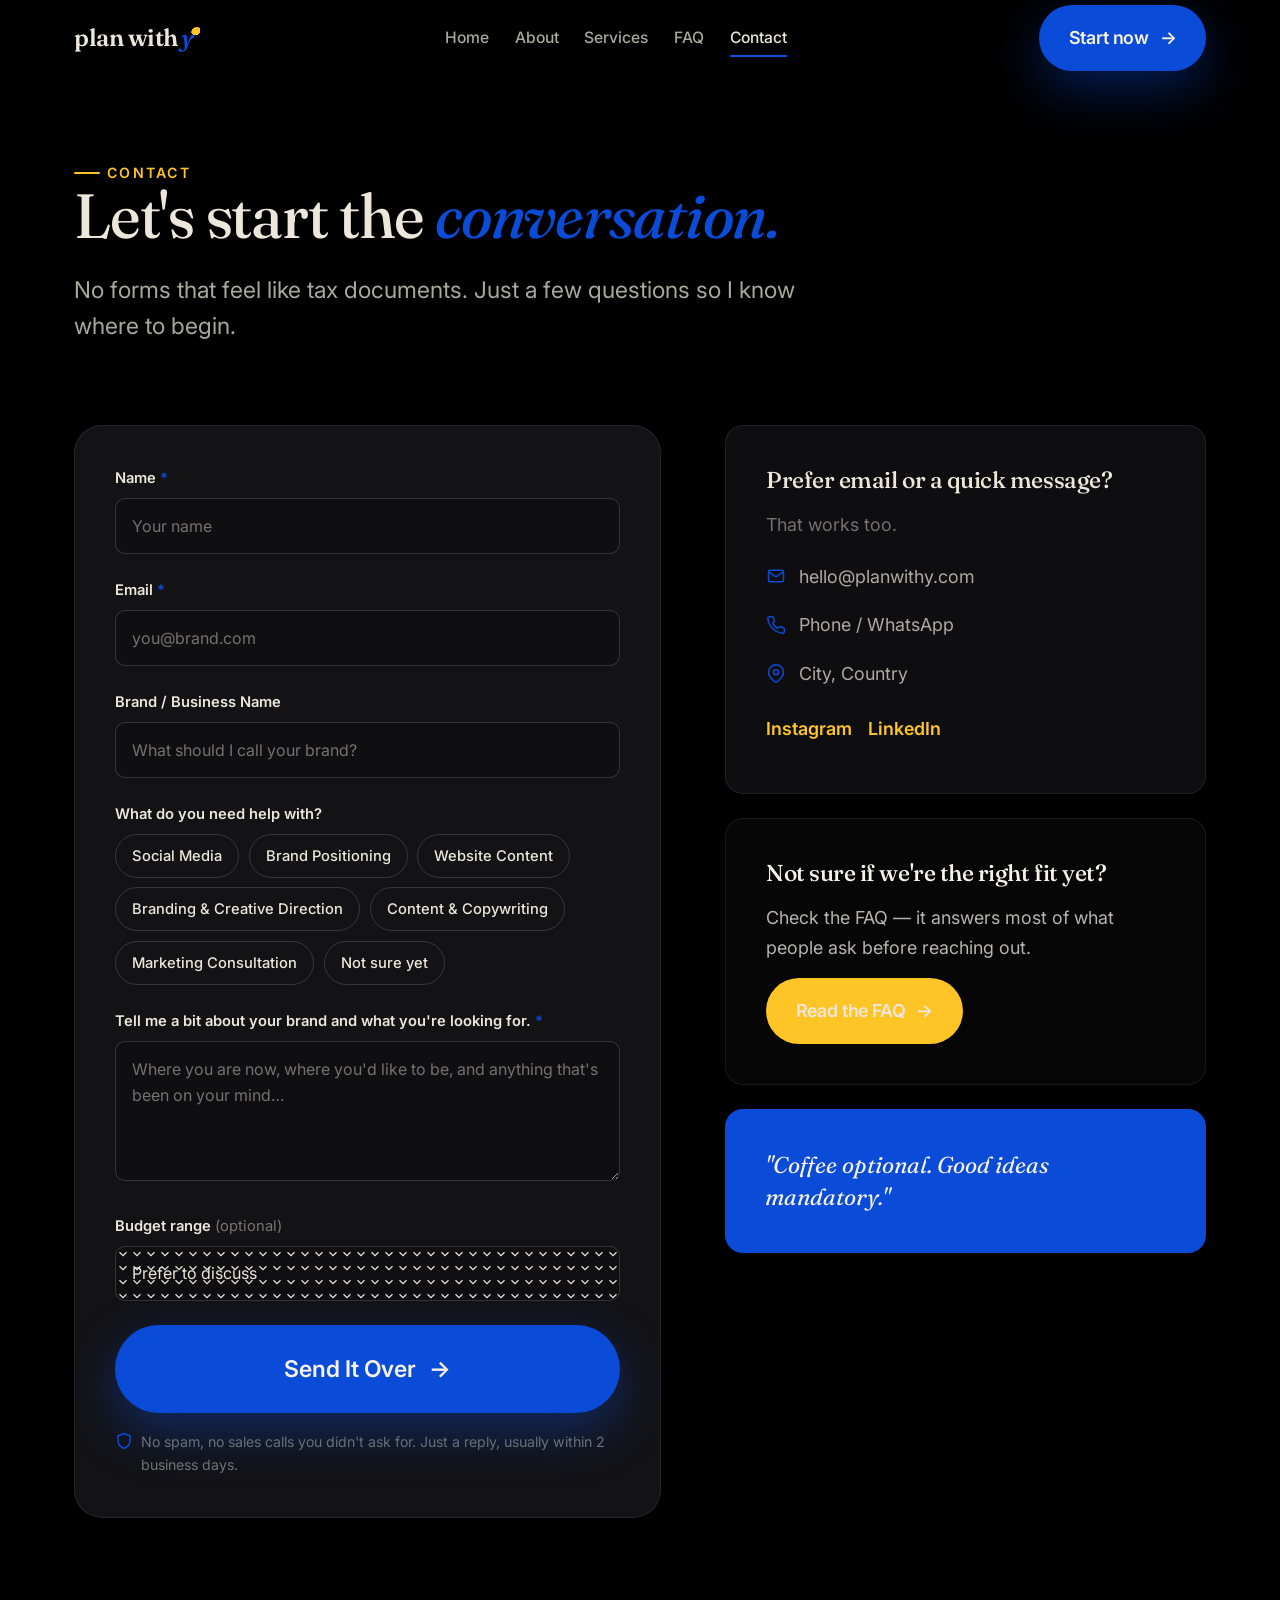
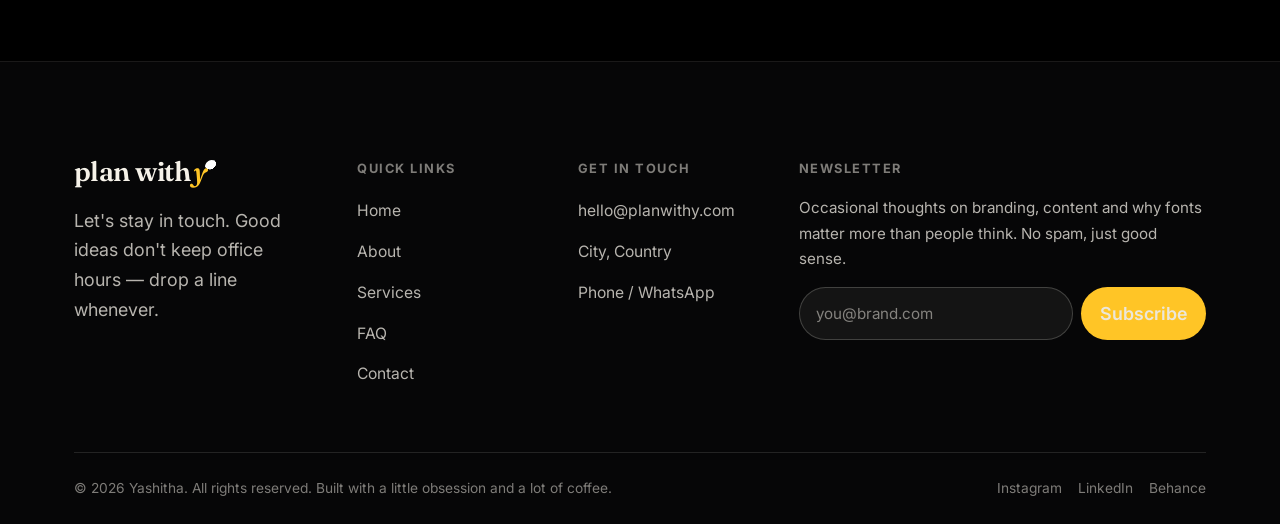
<file: contact.html>
<!DOCTYPE html>
<html lang="en">
<head>
  <meta charset="UTF-8" />
  <meta name="viewport" content="width=device-width, initial-scale=1.0" />

  <title>Contact — Let's Start the Conversation | Plan with Y</title>
  <meta name="description" content="No forms that feel like tax documents. Just a few questions so Yashitha knows where to begin. Reply usually within 2 business days — no spam, no sales calls you didn't ask for." />
  <link rel="canonical" href="https://planwithy.com/contact.html" />
  <meta name="theme-color" content="#F6F2E9" />

  <meta property="og:type" content="website" />
  <meta property="og:site_name" content="Plan with Y" />
  <meta property="og:title" content="Contact | Plan with Y" />
  <meta property="og:description" content="Let's start the conversation. A few questions so I know where to begin." />
  <meta property="og:url" content="https://planwithy.com/contact.html" />
  <meta property="og:image" content="https://planwithy.com/assets/img/planwithy-logo.png" />
  <meta name="twitter:card" content="summary_large_image" />

  <link rel="preconnect" href="https://fonts.googleapis.com" />
  <link rel="preconnect" href="https://fonts.gstatic.com" crossorigin />
  <link href="https://fonts.googleapis.com/css2?family=Fraunces:ital,opsz,wght@0,9..144,400..600;1,9..144,400..600&family=Inter:wght@400;500;600;700&display=swap" rel="stylesheet" />
  <link rel="icon" type="image/png" href="assets/img/planwithy-logo.png" />
  <link rel="stylesheet" href="assets/css/styles.css" />
  <link rel="stylesheet" href="assets/css/theme-noir.css" />

  <script type="application/ld+json">
  {
    "@context": "https://schema.org",
    "@type": "ContactPage",
    "name": "Contact Plan with Y",
    "url": "https://planwithy.com/contact.html",
    "mainEntity": {
      "@type": "Organization",
      "name": "Plan with Y",
      "email": "hello@planwithy.com",
      "contactPoint": { "@type": "ContactPoint", "contactType": "Customer Inquiry", "email": "hello@planwithy.com" }
    }
  }
  </script>
</head>
<body>
  <a class="skip-link" href="#main">Skip to content</a>

  <header class="site-header">
    <div class="container nav">
      <a href="index.html" class="wordmark" aria-label="Plan with Y — home">plan with <span class="wm-y">y</span></a>
      <nav class="nav-links" aria-label="Primary">
        <a href="index.html">Home</a>
        <a href="about.html">About</a>
        <a href="services.html">Services</a>
        <a href="faq.html">FAQ</a>
        <a href="contact.html" aria-current="page">Contact</a>
      </nav>
      <div class="nav-cta">
        <a href="#contact-form" class="btn btn--primary">Start now <span class="arrow" aria-hidden="true">→</span></a>
      </div>
      <button class="nav-toggle" aria-label="Open menu" aria-expanded="false" aria-controls="mobile-menu">
        <span></span><span></span><span></span>
      </button>
    </div>
  </header>

  <div class="mobile-menu" id="mobile-menu">
    <a class="m-link" href="index.html"><span class="num">01</span>Home</a>
    <a class="m-link" href="about.html"><span class="num">02</span>About</a>
    <a class="m-link" href="services.html"><span class="num">03</span>Services</a>
    <a class="m-link" href="faq.html"><span class="num">04</span>FAQ</a>
    <a class="m-link" href="contact.html"><span class="num">05</span>Contact</a>
    <a href="#contact-form" class="btn btn--primary btn--lg">Start now <span class="arrow" aria-hidden="true">→</span></a>
  </div>

  <main id="main">

    <section class="page-hero">
      <div class="container">
        <span class="eyebrow" data-reveal>Contact</span>
        <h1 data-reveal data-reveal-delay="1">Let's start the <span class="accent-blue accent-ital">conversation.</span></h1>
        <p class="lead" data-reveal data-reveal-delay="2">No forms that feel like tax documents. Just a few questions so I know where to begin.</p>
      </div>
    </section>

    <section class="section" style="padding-top:1rem;">
      <div class="container">
        <div class="contact-grid">

          <!-- FORM -->
          <div data-reveal>
            <div class="form-card">
              <form id="contact-form" novalidate
                    action="https://formspree.io/f/your-form-id"
                    method="POST">
                <div class="field">
                  <label for="name">Name <span class="req" aria-hidden="true">*</span></label>
                  <input class="input" type="text" id="name" name="name" autocomplete="name" required placeholder="Your name" />
                </div>
                <div class="field">
                  <label for="email">Email <span class="req" aria-hidden="true">*</span></label>
                  <input class="input" type="email" id="email" name="email" autocomplete="email" required placeholder="you@brand.com" />
                </div>
                <div class="field">
                  <label for="brand">Brand / Business Name</label>
                  <input class="input" type="text" id="brand" name="brand" autocomplete="organization" placeholder="What should I call your brand?" />
                </div>

                <div class="field">
                  <label>What do you need help with?</label>
                  <div class="chips" role="group" aria-label="Services of interest">
                    <span class="chip"><input type="checkbox" id="s1" name="services" value="Social Media" /><label for="s1">Social Media</label></span>
                    <span class="chip"><input type="checkbox" id="s2" name="services" value="Brand Positioning" /><label for="s2">Brand Positioning</label></span>
                    <span class="chip"><input type="checkbox" id="s3" name="services" value="Website Content" /><label for="s3">Website Content</label></span>
                    <span class="chip"><input type="checkbox" id="s4" name="services" value="Branding & Creative Direction" /><label for="s4">Branding &amp; Creative Direction</label></span>
                    <span class="chip"><input type="checkbox" id="s5" name="services" value="Content & Copywriting" /><label for="s5">Content &amp; Copywriting</label></span>
                    <span class="chip"><input type="checkbox" id="s6" name="services" value="Marketing Consultation" /><label for="s6">Marketing Consultation</label></span>
                    <span class="chip"><input type="checkbox" id="s7" name="services" value="Not sure yet" /><label for="s7">Not sure yet</label></span>
                  </div>
                </div>

                <div class="field">
                  <label for="message">Tell me a bit about your brand and what you're looking for. <span class="req" aria-hidden="true">*</span></label>
                  <textarea class="textarea" id="message" name="message" required placeholder="Where you are now, where you'd like to be, and anything that's been on your mind…"></textarea>
                </div>

                <div class="field">
                  <label for="budget">Budget range <span class="text-muted" style="font-weight:400;">(optional)</span></label>
                  <select class="select" id="budget" name="budget">
                    <option value="">Prefer to discuss</option>
                    <option value="Under ₹25k / $300">Just exploring</option>
                    <option value="Small project">A focused, one-off project</option>
                    <option value="Mid project">A larger project or rebrand</option>
                    <option value="Retainer">Ongoing / retainer</option>
                  </select>
                </div>

                <button type="submit" class="btn btn--primary btn--lg btn--block">Send It Over <span class="arrow" aria-hidden="true">→</span></button>

                <p class="form-reassure">
                  <svg width="18" height="18" viewBox="0 0 24 24" fill="none" stroke="currentColor" stroke-width="2" stroke-linecap="round" stroke-linejoin="round"><path d="M12 22s8-4 8-10V5l-8-3-8 3v7c0 6 8 10 8 10z"/></svg>
                  No spam, no sales calls you didn't ask for. Just a reply, usually within 2 business days.
                </p>
              </form>

              <!-- success state -->
              <div class="form-success" id="form-success" aria-live="polite">
                <div class="check" aria-hidden="true">
                  <svg width="28" height="28" viewBox="0 0 24 24" fill="none" stroke="currentColor" stroke-width="2.6" stroke-linecap="round" stroke-linejoin="round"><path d="M20 6 9 17l-5-5"/></svg>
                </div>
                <h3>Sent. Thank you.</h3>
                <p class="mt-md">Your message is on its way. I'll get back to you personally — usually within 2 business days. In the meantime, coffee's optional but encouraged.</p>
                <a href="index.html" class="btn btn--ghost mt-md">Back to home</a>
              </div>
            </div>
          </div>

          <!-- SIDE -->
          <aside class="contact-side" data-reveal data-reveal-delay="1">
            <div class="contact-card">
              <h4>Prefer email or a quick message?</h4>
              <p class="text-muted" style="margin-bottom:0.8rem;">That works too.</p>
              <div class="contact-line">
                <svg width="20" height="20" viewBox="0 0 24 24" fill="none" stroke="currentColor" stroke-width="1.8" stroke-linecap="round" stroke-linejoin="round"><rect x="3" y="5" width="18" height="14" rx="2"/><path d="m3 7 9 6 9-6"/></svg>
                <a href="mailto:hello@planwithy.com">hello@planwithy.com</a>
              </div>
              <div class="contact-line">
                <svg width="20" height="20" viewBox="0 0 24 24" fill="none" stroke="currentColor" stroke-width="1.8" stroke-linecap="round" stroke-linejoin="round"><path d="M22 16.92v3a2 2 0 0 1-2.18 2 19.79 19.79 0 0 1-8.63-3.07 19.5 19.5 0 0 1-6-6 19.79 19.79 0 0 1-3.07-8.67A2 2 0 0 1 4.11 2h3a2 2 0 0 1 2 1.72c.13.96.36 1.9.7 2.81a2 2 0 0 1-.45 2.11L8.09 9.91a16 16 0 0 0 6 6l1.27-1.27a2 2 0 0 1 2.11-.45c.91.34 1.85.57 2.81.7A2 2 0 0 1 22 16.92z"/></svg>
                <a href="https://wa.me/" rel="noopener">Phone / WhatsApp</a>
              </div>
              <div class="contact-line">
                <svg width="20" height="20" viewBox="0 0 24 24" fill="none" stroke="currentColor" stroke-width="1.8" stroke-linecap="round" stroke-linejoin="round"><path d="M21 10c0 7-9 12-9 12s-9-5-9-12a9 9 0 0 1 18 0z"/><circle cx="12" cy="10" r="3"/></svg>
                <span>City, Country</span>
              </div>
              <div class="contact-line" style="gap:1rem; padding-top:1rem;">
                <a href="https://instagram.com/" rel="noopener" class="link-arrow">Instagram</a>
                <a href="https://linkedin.com/" rel="noopener" class="link-arrow">LinkedIn</a>
              </div>
            </div>

            <div class="contact-card is-ink" style="color:var(--on-dark);">
              <h4 style="color:var(--ivory);">Not sure if we're the right fit yet?</h4>
              <p style="color:var(--on-dark-soft); margin-bottom:1rem;">Check the FAQ — it answers most of what people ask before reaching out.</p>
              <a href="faq.html" class="btn btn--yellow">Read the FAQ <span class="arrow" aria-hidden="true">→</span></a>
            </div>

            <div class="contact-card" style="background:var(--blue); color:var(--on-dark); border:none;">
              <p style="color:var(--ivory); font-family:var(--font-display); font-style:italic; font-size:var(--step-1); line-height:1.4;">
                "Coffee optional. Good ideas mandatory."
              </p>
            </div>
          </aside>

        </div>
      </div>
    </section>

  </main>

  <footer class="site-footer">
    <div class="container">
      <div class="footer-top">
        <div class="footer-brand">
          <span class="wordmark wordmark--light">plan with <span class="wm-y">y</span></span>
          <p>Let's stay in touch. Good ideas don't keep office hours — drop a line whenever.</p>
        </div>
        <div class="footer-col">
          <h5>Quick Links</h5>
          <ul>
            <li><a href="index.html">Home</a></li>
            <li><a href="about.html">About</a></li>
            <li><a href="services.html">Services</a></li>
            <li><a href="faq.html">FAQ</a></li>
            <li><a href="contact.html">Contact</a></li>
          </ul>
        </div>
        <div class="footer-col">
          <h5>Get in Touch</h5>
          <ul>
            <li><a href="mailto:hello@planwithy.com">hello@planwithy.com</a></li>
            <li><span>City, Country</span></li>
            <li><a href="https://wa.me/" rel="noopener">Phone / WhatsApp</a></li>
          </ul>
        </div>
        <div class="footer-col footer-news">
          <h5>Newsletter</h5>
          <p>Occasional thoughts on branding, content and why fonts matter more than people think. No spam, just good sense.</p>
          <form class="news-form" aria-label="Newsletter signup">
            <input type="email" placeholder="you@brand.com" aria-label="Email address" required />
            <button type="submit">Subscribe</button>
          </form>
        </div>
      </div>
      <div class="footer-bottom">
        <span>© <span data-year>2026</span> Yashitha. All rights reserved. Built with a little obsession and a lot of coffee.</span>
        <div class="socials">
          <a href="https://instagram.com/" rel="noopener">Instagram</a>
          <a href="https://linkedin.com/" rel="noopener">LinkedIn</a>
          <a href="https://behance.net/" rel="noopener">Behance</a>
        </div>
      </div>
    </div>
  </footer>

  <script src="assets/js/main.js" defer></script>
</body>
</html>
</file>
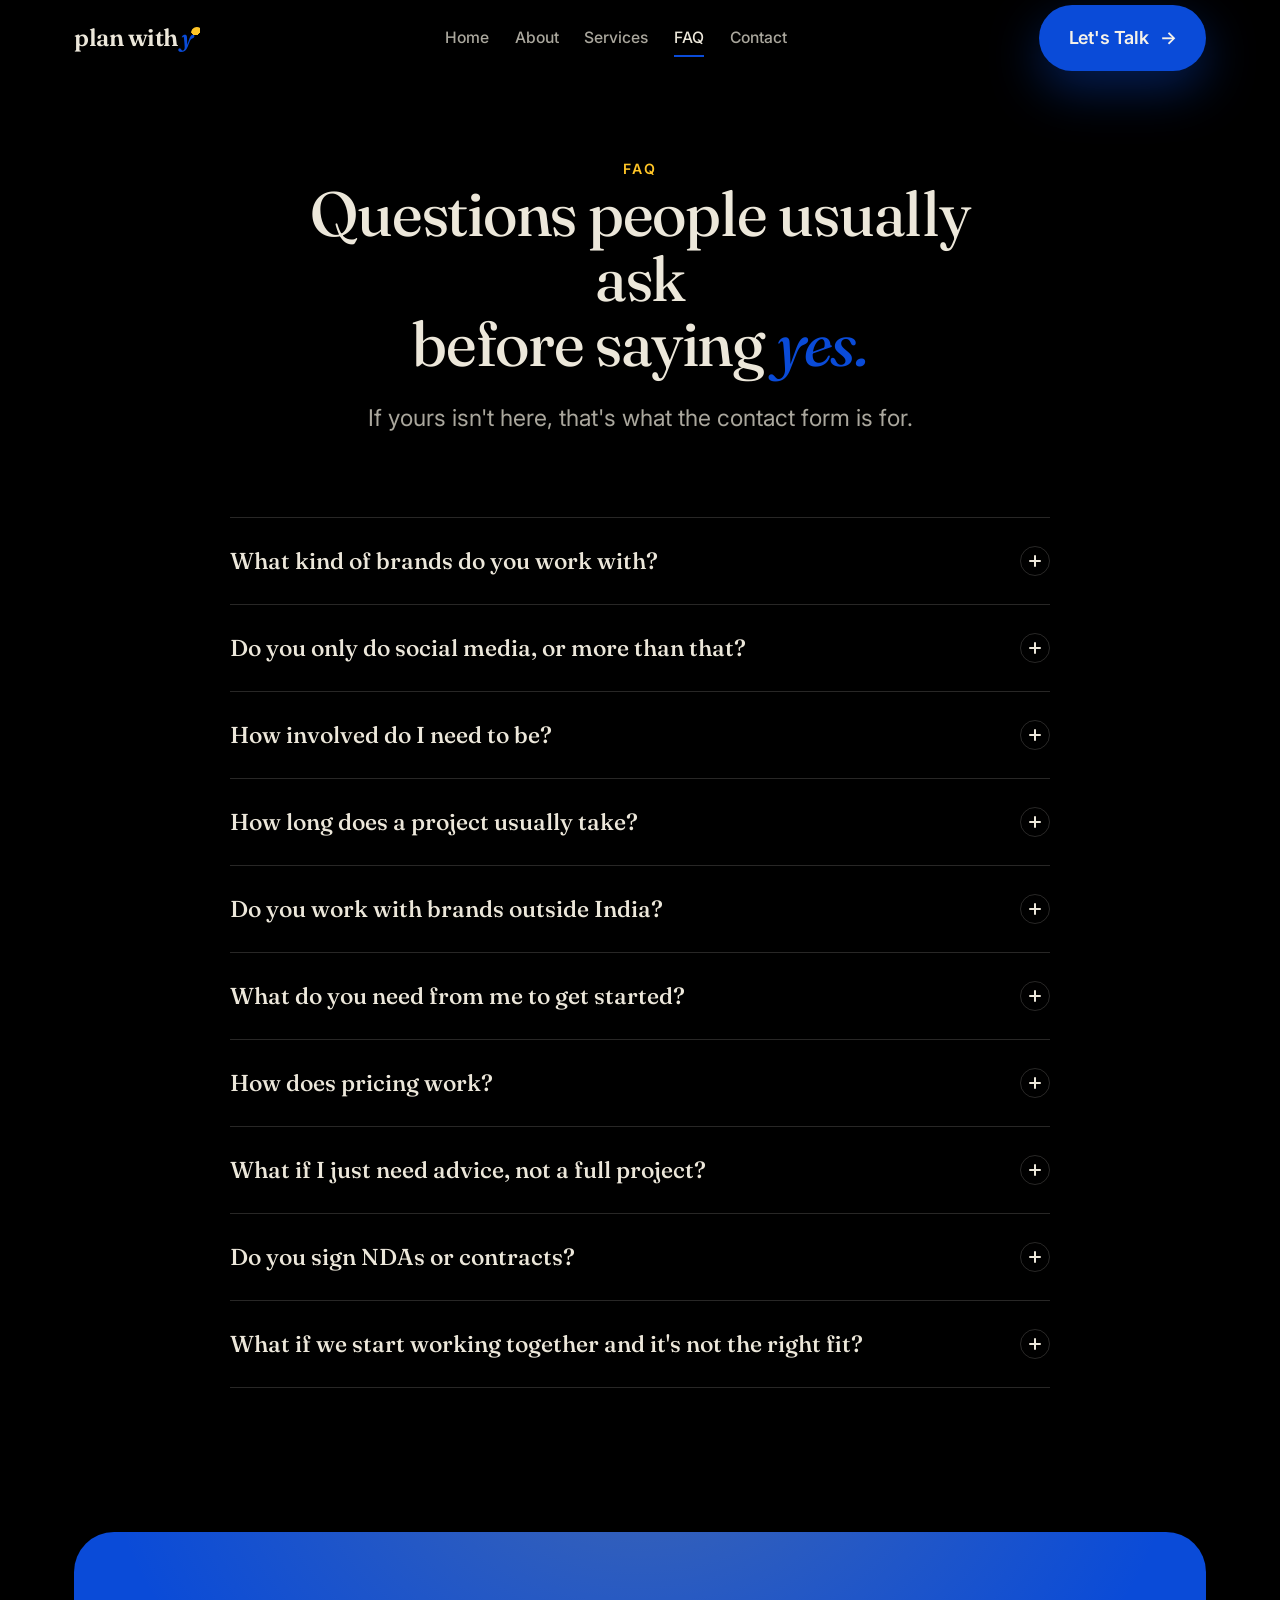
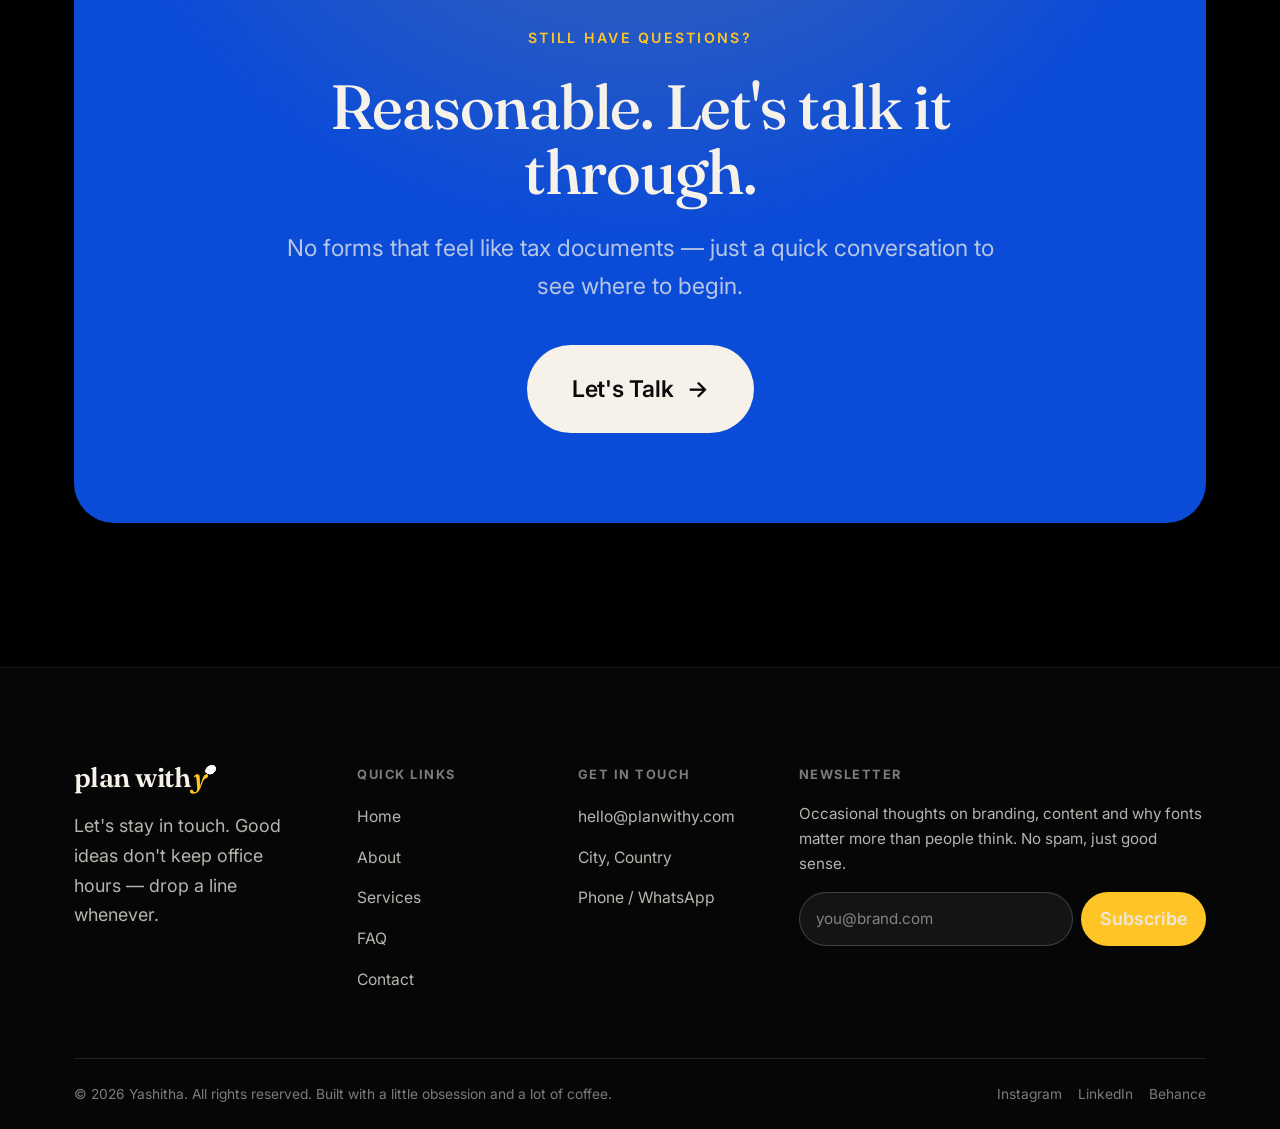
<file: faq.html>
<!DOCTYPE html>
<html lang="en">
<head>
  <meta charset="UTF-8" />
  <meta name="viewport" content="width=device-width, initial-scale=1.0" />

  <title>FAQ — Questions People Ask Before Saying Yes | Plan with Y</title>
  <meta name="description" content="Common questions about working with Plan with Y — who I work with, how involved you need to be, timelines, pricing, NDAs and what I need to get started." />
  <link rel="canonical" href="https://planwithy.com/faq.html" />
  <meta name="theme-color" content="#F6F2E9" />

  <meta property="og:type" content="website" />
  <meta property="og:site_name" content="Plan with Y" />
  <meta property="og:title" content="FAQ | Plan with Y" />
  <meta property="og:description" content="Questions people usually ask before saying yes. If yours isn't here, that's what the contact form is for." />
  <meta property="og:url" content="https://planwithy.com/faq.html" />
  <meta property="og:image" content="https://planwithy.com/assets/img/planwithy-logo.png" />
  <meta name="twitter:card" content="summary_large_image" />

  <link rel="preconnect" href="https://fonts.googleapis.com" />
  <link rel="preconnect" href="https://fonts.gstatic.com" crossorigin />
  <link href="https://fonts.googleapis.com/css2?family=Fraunces:ital,opsz,wght@0,9..144,400..600;1,9..144,400..600&family=Inter:wght@400;500;600;700&display=swap" rel="stylesheet" />
  <link rel="icon" type="image/png" href="assets/img/planwithy-logo.png" />
  <link rel="stylesheet" href="assets/css/styles.css" />
  <link rel="stylesheet" href="assets/css/theme-noir.css" />

  <script type="application/ld+json">
  {
    "@context": "https://schema.org",
    "@type": "FAQPage",
    "mainEntity": [
      {"@type":"Question","name":"What kind of brands do you work with?","acceptedAnswer":{"@type":"Answer","text":"Mostly small to mid-sized businesses and founders who care about getting it right — wellness, food and beverage, fashion, interiors, hospitality, education, and a fair bit of B2B. If your brand has a story worth telling, we're probably a good fit."}},
      {"@type":"Question","name":"Do you only do social media, or more than that?","acceptedAnswer":{"@type":"Answer","text":"More than that. Social is often where people start, but the work usually grows into positioning, website content, branding direction, or full campaigns. Think of social as the entry point, not the ceiling."}},
      {"@type":"Question","name":"How involved do I need to be?","acceptedAnswer":{"@type":"Answer","text":"More than 'hand it over and disappear,' less than 'do it yourself with extra steps.' You know your business better than anyone — I just need enough access to that knowledge to turn it into strategy and content. Expect a few calls, some quick feedback loops, and zero radio silence from either side."}},
      {"@type":"Question","name":"How long does a project usually take?","acceptedAnswer":{"@type":"Answer","text":"Depends on scope. A content calendar or campaign can move in 1–2 weeks. Brand positioning, websites, or full rebrands usually take longer — 4 to 8 weeks isn't unusual, depending on how many rounds of feedback we go through."}},
      {"@type":"Question","name":"Do you work with brands outside India?","acceptedAnswer":{"@type":"Answer","text":"Yes. Several past projects have been for international audiences and bilingual markets, so distance or language isn't a dealbreaker."}},
      {"@type":"Question","name":"What do you need from me to get started?","acceptedAnswer":{"@type":"Answer","text":"A clear sense of what you're trying to achieve, access to whatever brand materials already exist (even messy ones), and a willingness to answer questions you didn't expect to be asked. The rest, we figure out together."}},
      {"@type":"Question","name":"How does pricing work?","acceptedAnswer":{"@type":"Answer","text":"It depends on scope — a single campaign looks very different from an ongoing retainer. The best next step is a quick call so I can understand what you actually need before throwing numbers around."}},
      {"@type":"Question","name":"What if I just need advice, not a full project?","acceptedAnswer":{"@type":"Answer","text":"That's what the Marketing Consultation service is for. Sometimes a clear-headed conversation is worth more than a 12-page strategy deck."}},
      {"@type":"Question","name":"Do you sign NDAs or contracts?","acceptedAnswer":{"@type":"Answer","text":"Yes, always. Clear agreements make for better working relationships, not worse ones."}},
      {"@type":"Question","name":"What if we start working together and it's not the right fit?","acceptedAnswer":{"@type":"Answer","text":"Then we have an honest conversation about it. That's rare, but it happens, and pretending otherwise helps no one."}}
    ]
  }
  </script>
</head>
<body>
  <a class="skip-link" href="#main">Skip to content</a>

  <header class="site-header">
    <div class="container nav">
      <a href="index.html" class="wordmark" aria-label="Plan with Y — home">plan with <span class="wm-y">y</span></a>
      <nav class="nav-links" aria-label="Primary">
        <a href="index.html">Home</a>
        <a href="about.html">About</a>
        <a href="services.html">Services</a>
        <a href="faq.html" aria-current="page">FAQ</a>
        <a href="contact.html">Contact</a>
      </nav>
      <div class="nav-cta">
        <a href="contact.html" class="btn btn--primary">Let's Talk <span class="arrow" aria-hidden="true">→</span></a>
      </div>
      <button class="nav-toggle" aria-label="Open menu" aria-expanded="false" aria-controls="mobile-menu">
        <span></span><span></span><span></span>
      </button>
    </div>
  </header>

  <div class="mobile-menu" id="mobile-menu">
    <a class="m-link" href="index.html"><span class="num">01</span>Home</a>
    <a class="m-link" href="about.html"><span class="num">02</span>About</a>
    <a class="m-link" href="services.html"><span class="num">03</span>Services</a>
    <a class="m-link" href="faq.html"><span class="num">04</span>FAQ</a>
    <a class="m-link" href="contact.html"><span class="num">05</span>Contact</a>
    <a href="contact.html" class="btn btn--primary btn--lg">Let's Talk <span class="arrow" aria-hidden="true">→</span></a>
  </div>

  <main id="main">

    <section class="page-hero page-hero--center">
      <div class="container">
        <span class="eyebrow eyebrow--center" data-reveal>FAQ</span>
        <h1 data-reveal data-reveal-delay="1">Questions people usually ask <br />before saying <span class="accent-blue accent-ital">yes.</span></h1>
        <p class="lead" data-reveal data-reveal-delay="2">If yours isn't here, that's what the contact form is for.</p>
      </div>
    </section>

    <section class="section" style="padding-top:1rem;">
      <div class="container">
        <div class="faq-list" data-reveal>

          <div class="faq-item">
            <button class="faq-q" aria-expanded="false" aria-controls="faq-1" id="faq-q-1">
              What kind of brands do you work with?
              <span class="faq-icon" aria-hidden="true"></span>
            </button>
            <div class="faq-a" id="faq-1" role="region" aria-labelledby="faq-q-1">
              <div class="faq-a__inner">Mostly small to mid-sized businesses and founders who care about getting it right — wellness, food and beverage, fashion, interiors, hospitality, education, and a fair bit of B2B. If your brand has a story worth telling, we're probably a good fit.</div>
            </div>
          </div>

          <div class="faq-item">
            <button class="faq-q" aria-expanded="false" aria-controls="faq-2" id="faq-q-2">
              Do you only do social media, or more than that?
              <span class="faq-icon" aria-hidden="true"></span>
            </button>
            <div class="faq-a" id="faq-2" role="region" aria-labelledby="faq-q-2">
              <div class="faq-a__inner">More than that. Social is often where people start, but the work usually grows into positioning, website content, branding direction, or full campaigns. Think of social as the entry point, not the ceiling.</div>
            </div>
          </div>

          <div class="faq-item">
            <button class="faq-q" aria-expanded="false" aria-controls="faq-3" id="faq-q-3">
              How involved do I need to be?
              <span class="faq-icon" aria-hidden="true"></span>
            </button>
            <div class="faq-a" id="faq-3" role="region" aria-labelledby="faq-q-3">
              <div class="faq-a__inner">More than "hand it over and disappear," less than "do it yourself with extra steps." You know your business better than anyone — I just need enough access to that knowledge to turn it into strategy and content. Expect a few calls, some quick feedback loops, and zero radio silence from either side.</div>
            </div>
          </div>

          <div class="faq-item">
            <button class="faq-q" aria-expanded="false" aria-controls="faq-4" id="faq-q-4">
              How long does a project usually take?
              <span class="faq-icon" aria-hidden="true"></span>
            </button>
            <div class="faq-a" id="faq-4" role="region" aria-labelledby="faq-q-4">
              <div class="faq-a__inner">Depends on scope. A content calendar or campaign can move in 1–2 weeks. Brand positioning, websites, or full rebrands usually take longer — 4 to 8 weeks isn't unusual, depending on how many rounds of feedback we go through.</div>
            </div>
          </div>

          <div class="faq-item">
            <button class="faq-q" aria-expanded="false" aria-controls="faq-5" id="faq-q-5">
              Do you work with brands outside India?
              <span class="faq-icon" aria-hidden="true"></span>
            </button>
            <div class="faq-a" id="faq-5" role="region" aria-labelledby="faq-q-5">
              <div class="faq-a__inner">Yes. Several past projects have been for international audiences and bilingual markets, so distance or language isn't a dealbreaker.</div>
            </div>
          </div>

          <div class="faq-item">
            <button class="faq-q" aria-expanded="false" aria-controls="faq-6" id="faq-q-6">
              What do you need from me to get started?
              <span class="faq-icon" aria-hidden="true"></span>
            </button>
            <div class="faq-a" id="faq-6" role="region" aria-labelledby="faq-q-6">
              <div class="faq-a__inner">A clear sense of what you're trying to achieve, access to whatever brand materials already exist (even messy ones), and a willingness to answer questions you didn't expect to be asked. The rest, we figure out together.</div>
            </div>
          </div>

          <div class="faq-item">
            <button class="faq-q" aria-expanded="false" aria-controls="faq-7" id="faq-q-7">
              How does pricing work?
              <span class="faq-icon" aria-hidden="true"></span>
            </button>
            <div class="faq-a" id="faq-7" role="region" aria-labelledby="faq-q-7">
              <div class="faq-a__inner">It depends on scope — a single campaign looks very different from an ongoing retainer. The best next step is a quick call so I can understand what you actually need before throwing numbers around.</div>
            </div>
          </div>

          <div class="faq-item">
            <button class="faq-q" aria-expanded="false" aria-controls="faq-8" id="faq-q-8">
              What if I just need advice, not a full project?
              <span class="faq-icon" aria-hidden="true"></span>
            </button>
            <div class="faq-a" id="faq-8" role="region" aria-labelledby="faq-q-8">
              <div class="faq-a__inner">That's what the Marketing Consultation service is for. Sometimes a clear-headed conversation is worth more than a 12-page strategy deck.</div>
            </div>
          </div>

          <div class="faq-item">
            <button class="faq-q" aria-expanded="false" aria-controls="faq-9" id="faq-q-9">
              Do you sign NDAs or contracts?
              <span class="faq-icon" aria-hidden="true"></span>
            </button>
            <div class="faq-a" id="faq-9" role="region" aria-labelledby="faq-q-9">
              <div class="faq-a__inner">Yes, always. Clear agreements make for better working relationships, not worse ones.</div>
            </div>
          </div>

          <div class="faq-item">
            <button class="faq-q" aria-expanded="false" aria-controls="faq-10" id="faq-q-10">
              What if we start working together and it's not the right fit?
              <span class="faq-icon" aria-hidden="true"></span>
            </button>
            <div class="faq-a" id="faq-10" role="region" aria-labelledby="faq-q-10">
              <div class="faq-a__inner">Then we have an honest conversation about it. That's rare, but it happens, and pretending otherwise helps no one.</div>
            </div>
          </div>

        </div>
      </div>
    </section>

    <section class="section cta-band" style="padding-top:0;">
      <div class="container">
        <div class="cta-card" data-reveal>
          <span class="eyebrow eyebrow--center" style="color:var(--yellow);">Still have questions?</span>
          <h2 class="mt-md">Reasonable. Let's talk it through.</h2>
          <p>No forms that feel like tax documents — just a quick conversation to see where to begin.</p>
          <div class="cta-card__actions">
            <a href="contact.html" class="btn btn--on-dark btn--lg">Let's Talk <span class="arrow" aria-hidden="true">→</span></a>
          </div>
        </div>
      </div>
    </section>

  </main>

  <footer class="site-footer">
    <div class="container">
      <div class="footer-top">
        <div class="footer-brand">
          <span class="wordmark wordmark--light">plan with <span class="wm-y">y</span></span>
          <p>Let's stay in touch. Good ideas don't keep office hours — drop a line whenever.</p>
        </div>
        <div class="footer-col">
          <h5>Quick Links</h5>
          <ul>
            <li><a href="index.html">Home</a></li>
            <li><a href="about.html">About</a></li>
            <li><a href="services.html">Services</a></li>
            <li><a href="faq.html">FAQ</a></li>
            <li><a href="contact.html">Contact</a></li>
          </ul>
        </div>
        <div class="footer-col">
          <h5>Get in Touch</h5>
          <ul>
            <li><a href="mailto:hello@planwithy.com">hello@planwithy.com</a></li>
            <li><span>City, Country</span></li>
            <li><a href="https://wa.me/" rel="noopener">Phone / WhatsApp</a></li>
          </ul>
        </div>
        <div class="footer-col footer-news">
          <h5>Newsletter</h5>
          <p>Occasional thoughts on branding, content and why fonts matter more than people think. No spam, just good sense.</p>
          <form class="news-form" aria-label="Newsletter signup">
            <input type="email" placeholder="you@brand.com" aria-label="Email address" required />
            <button type="submit">Subscribe</button>
          </form>
        </div>
      </div>
      <div class="footer-bottom">
        <span>© <span data-year>2026</span> Yashitha. All rights reserved. Built with a little obsession and a lot of coffee.</span>
        <div class="socials">
          <a href="https://instagram.com/" rel="noopener">Instagram</a>
          <a href="https://linkedin.com/" rel="noopener">LinkedIn</a>
          <a href="https://behance.net/" rel="noopener">Behance</a>
        </div>
      </div>
    </div>
  </footer>

  <script src="assets/js/main.js" defer></script>
</body>
</html>
</file>
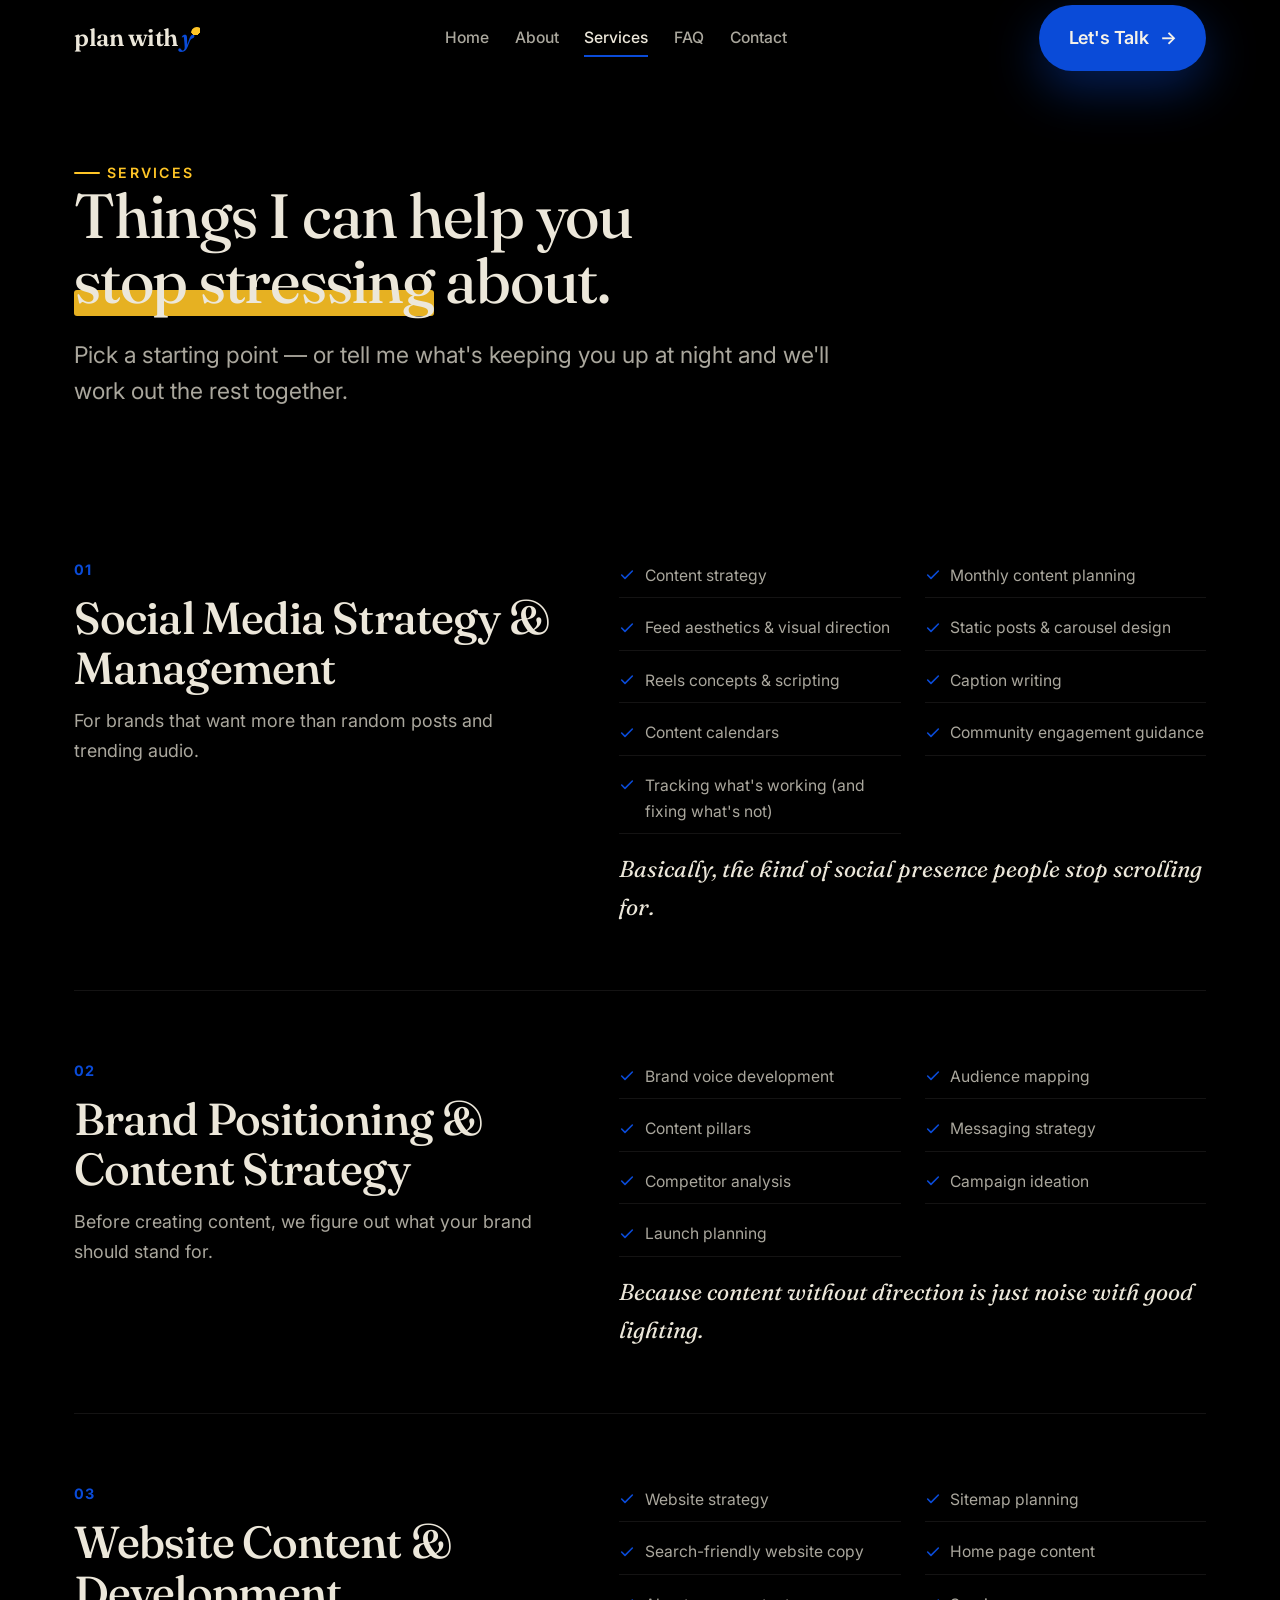
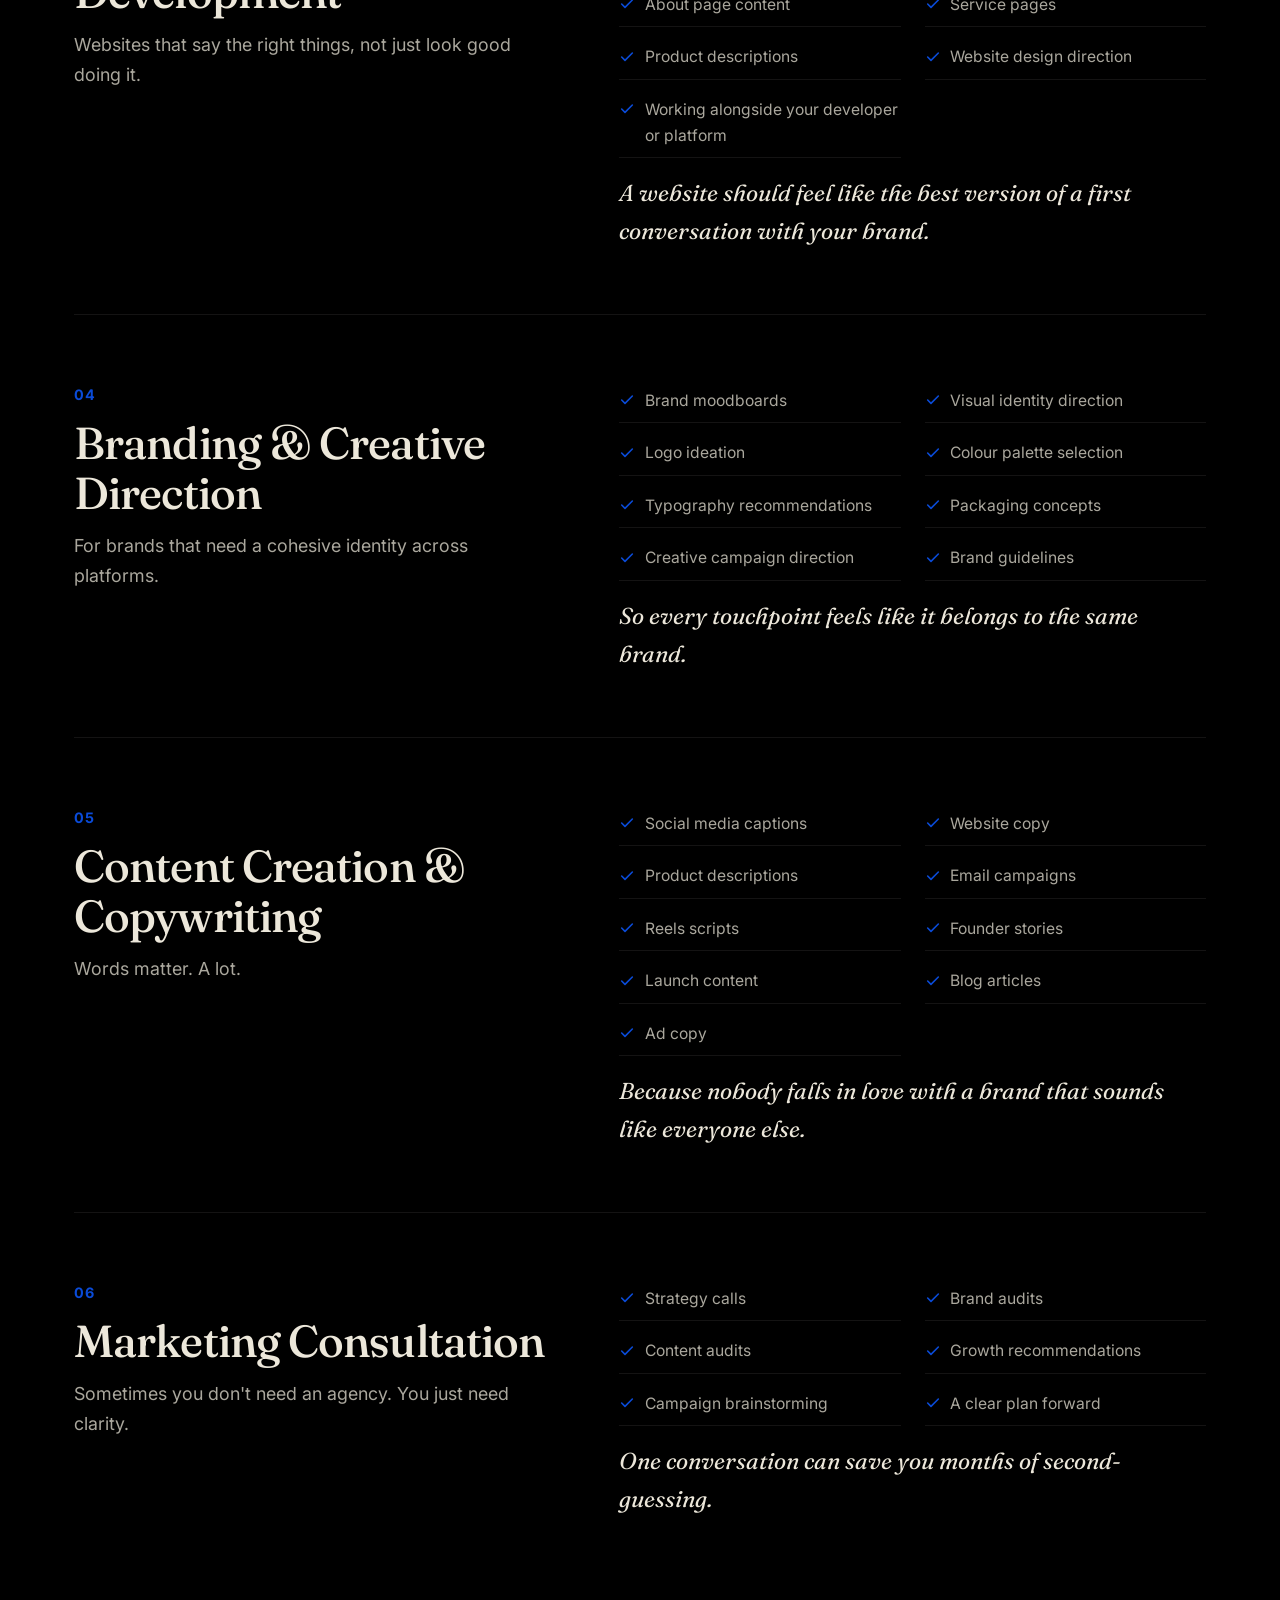
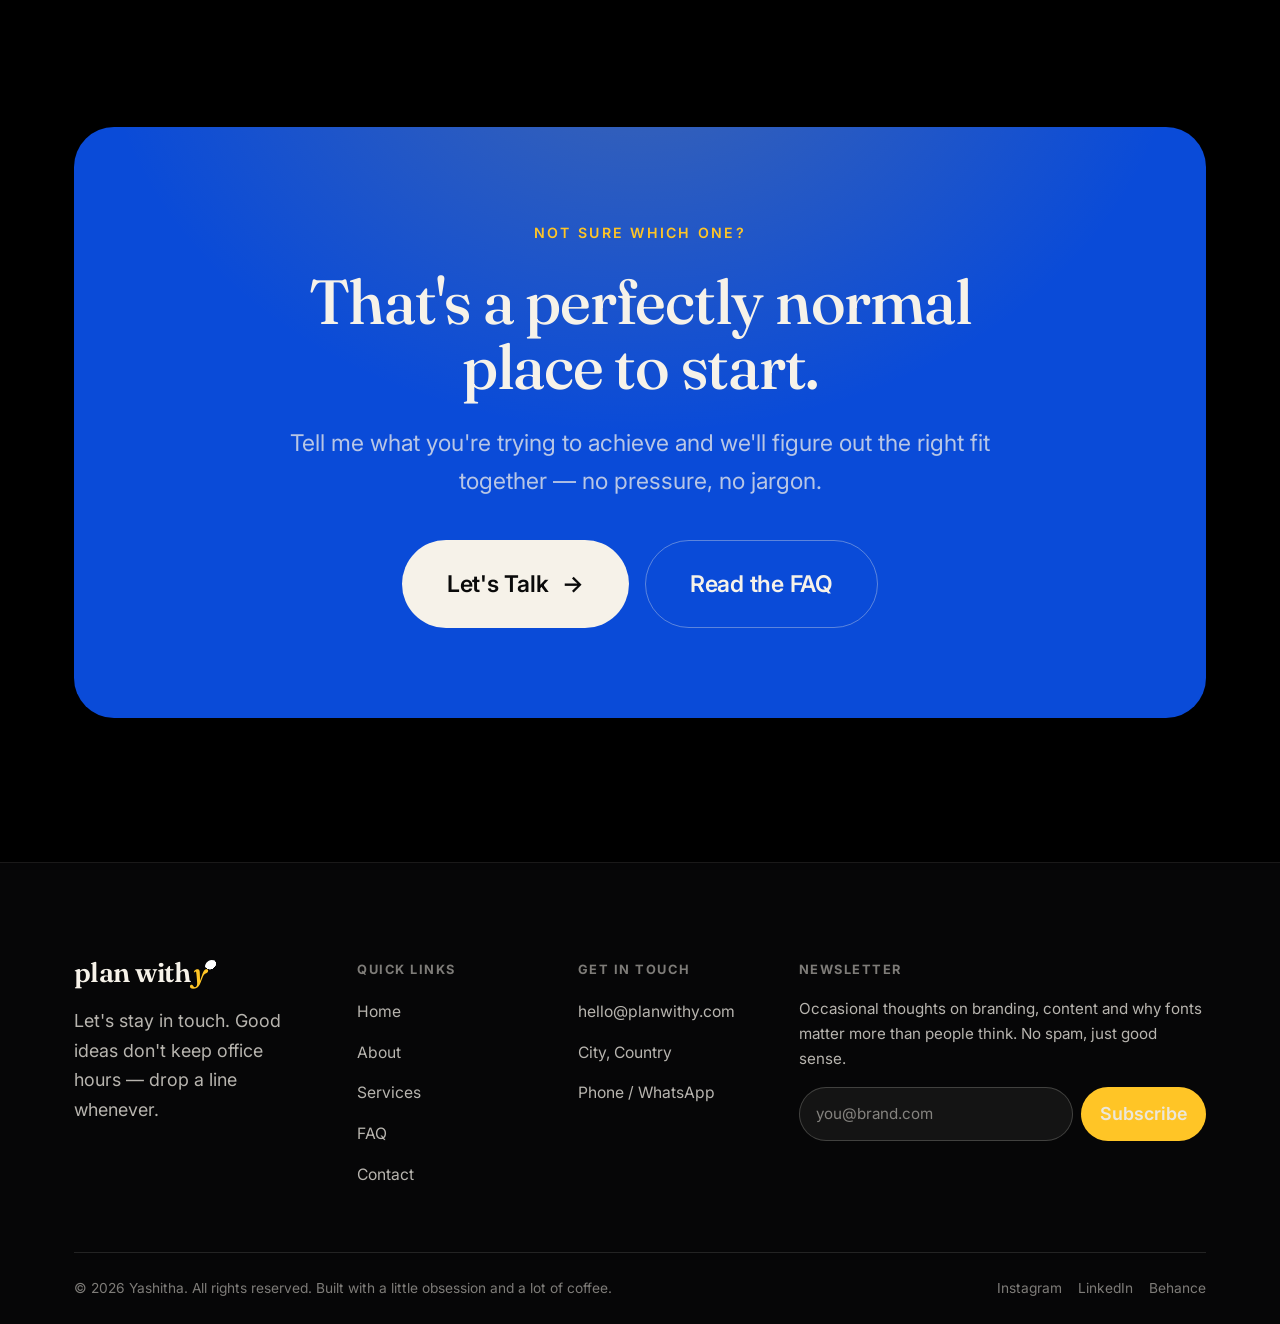
<file: services.html>
<!DOCTYPE html>
<html lang="en">
<head>
  <meta charset="UTF-8" />
  <meta name="viewport" content="width=device-width, initial-scale=1.0" />

  <title>Services — Branding, Social, Content & Strategy | Plan with Y</title>
  <meta name="description" content="Things I can help you stop stressing about: social media strategy, brand positioning, website content, branding & creative direction, copywriting and marketing consultation." />
  <link rel="canonical" href="https://planwithy.com/services.html" />
  <meta name="theme-color" content="#F6F2E9" />

  <meta property="og:type" content="website" />
  <meta property="og:site_name" content="Plan with Y" />
  <meta property="og:title" content="Services | Plan with Y" />
  <meta property="og:description" content="If it involves building a brand people remember, we're probably going to get along." />
  <meta property="og:url" content="https://planwithy.com/services.html" />
  <meta property="og:image" content="https://planwithy.com/assets/img/planwithy-logo.png" />
  <meta name="twitter:card" content="summary_large_image" />

  <link rel="preconnect" href="https://fonts.googleapis.com" />
  <link rel="preconnect" href="https://fonts.gstatic.com" crossorigin />
  <link href="https://fonts.googleapis.com/css2?family=Fraunces:ital,opsz,wght@0,9..144,400..600;1,9..144,400..600&family=Inter:wght@400;500;600;700&display=swap" rel="stylesheet" />
  <link rel="icon" type="image/png" href="assets/img/planwithy-logo.png" />
  <link rel="stylesheet" href="assets/css/styles.css" />
  <link rel="stylesheet" href="assets/css/theme-noir.css" />

  <script type="application/ld+json">
  {
    "@context": "https://schema.org",
    "@type": "OfferCatalog",
    "name": "Plan with Y — Services",
    "url": "https://planwithy.com/services.html",
    "itemListElement": [
      {"@type":"Offer","itemOffered":{"@type":"Service","name":"Social Media Strategy & Management"}},
      {"@type":"Offer","itemOffered":{"@type":"Service","name":"Brand Positioning & Content Strategy"}},
      {"@type":"Offer","itemOffered":{"@type":"Service","name":"Website Content & Development"}},
      {"@type":"Offer","itemOffered":{"@type":"Service","name":"Branding & Creative Direction"}},
      {"@type":"Offer","itemOffered":{"@type":"Service","name":"Content Creation & Copywriting"}},
      {"@type":"Offer","itemOffered":{"@type":"Service","name":"Marketing Consultation"}}
    ]
  }
  </script>
</head>
<body>
  <a class="skip-link" href="#main">Skip to content</a>

  <header class="site-header">
    <div class="container nav">
      <a href="index.html" class="wordmark" aria-label="Plan with Y — home">plan with <span class="wm-y">y</span></a>
      <nav class="nav-links" aria-label="Primary">
        <a href="index.html">Home</a>
        <a href="about.html">About</a>
        <a href="services.html" aria-current="page">Services</a>
        <a href="faq.html">FAQ</a>
        <a href="contact.html">Contact</a>
      </nav>
      <div class="nav-cta">
        <a href="contact.html" class="btn btn--primary">Let's Talk <span class="arrow" aria-hidden="true">→</span></a>
      </div>
      <button class="nav-toggle" aria-label="Open menu" aria-expanded="false" aria-controls="mobile-menu">
        <span></span><span></span><span></span>
      </button>
    </div>
  </header>

  <div class="mobile-menu" id="mobile-menu">
    <a class="m-link" href="index.html"><span class="num">01</span>Home</a>
    <a class="m-link" href="about.html"><span class="num">02</span>About</a>
    <a class="m-link" href="services.html"><span class="num">03</span>Services</a>
    <a class="m-link" href="faq.html"><span class="num">04</span>FAQ</a>
    <a class="m-link" href="contact.html"><span class="num">05</span>Contact</a>
    <a href="contact.html" class="btn btn--primary btn--lg">Let's Talk <span class="arrow" aria-hidden="true">→</span></a>
  </div>

  <main id="main">

    <section class="page-hero">
      <div class="container">
        <span class="eyebrow" data-reveal>Services</span>
        <h1 data-reveal data-reveal-delay="1">Things I can help you <span class="underline-y">stop stressing</span> about.</h1>
        <p class="lead" data-reveal data-reveal-delay="2">Pick a starting point — or tell me what's keeping you up at night and we'll work out the rest together.</p>
      </div>
    </section>

    <section class="section" style="padding-top:1rem;">
      <div class="container">

        <!-- 01 SOCIAL -->
        <article class="service-block" id="social">
          <div class="service-block__head" data-reveal>
            <span class="service-card__num">01</span>
            <h3>Social Media Strategy &amp; Management</h3>
            <p>For brands that want more than random posts and trending audio.</p>
          </div>
          <div data-reveal data-reveal-delay="1">
            <ul class="service-block__includes">
              <li><svg width="16" height="16" viewBox="0 0 24 24" fill="none" stroke="currentColor" stroke-width="2.4" stroke-linecap="round" stroke-linejoin="round"><path d="M20 6 9 17l-5-5"/></svg>Content strategy</li>
              <li><svg width="16" height="16" viewBox="0 0 24 24" fill="none" stroke="currentColor" stroke-width="2.4" stroke-linecap="round" stroke-linejoin="round"><path d="M20 6 9 17l-5-5"/></svg>Monthly content planning</li>
              <li><svg width="16" height="16" viewBox="0 0 24 24" fill="none" stroke="currentColor" stroke-width="2.4" stroke-linecap="round" stroke-linejoin="round"><path d="M20 6 9 17l-5-5"/></svg>Feed aesthetics &amp; visual direction</li>
              <li><svg width="16" height="16" viewBox="0 0 24 24" fill="none" stroke="currentColor" stroke-width="2.4" stroke-linecap="round" stroke-linejoin="round"><path d="M20 6 9 17l-5-5"/></svg>Static posts &amp; carousel design</li>
              <li><svg width="16" height="16" viewBox="0 0 24 24" fill="none" stroke="currentColor" stroke-width="2.4" stroke-linecap="round" stroke-linejoin="round"><path d="M20 6 9 17l-5-5"/></svg>Reels concepts &amp; scripting</li>
              <li><svg width="16" height="16" viewBox="0 0 24 24" fill="none" stroke="currentColor" stroke-width="2.4" stroke-linecap="round" stroke-linejoin="round"><path d="M20 6 9 17l-5-5"/></svg>Caption writing</li>
              <li><svg width="16" height="16" viewBox="0 0 24 24" fill="none" stroke="currentColor" stroke-width="2.4" stroke-linecap="round" stroke-linejoin="round"><path d="M20 6 9 17l-5-5"/></svg>Content calendars</li>
              <li><svg width="16" height="16" viewBox="0 0 24 24" fill="none" stroke="currentColor" stroke-width="2.4" stroke-linecap="round" stroke-linejoin="round"><path d="M20 6 9 17l-5-5"/></svg>Community engagement guidance</li>
              <li><svg width="16" height="16" viewBox="0 0 24 24" fill="none" stroke="currentColor" stroke-width="2.4" stroke-linecap="round" stroke-linejoin="round"><path d="M20 6 9 17l-5-5"/></svg>Tracking what's working (and fixing what's not)</li>
            </ul>
            <p class="service-block__close">Basically, the kind of social presence people stop scrolling for.</p>
          </div>
        </article>

        <!-- 02 POSITIONING -->
        <article class="service-block" id="positioning">
          <div class="service-block__head" data-reveal>
            <span class="service-card__num">02</span>
            <h3>Brand Positioning &amp; Content Strategy</h3>
            <p>Before creating content, we figure out what your brand should stand for.</p>
          </div>
          <div data-reveal data-reveal-delay="1">
            <ul class="service-block__includes">
              <li><svg width="16" height="16" viewBox="0 0 24 24" fill="none" stroke="currentColor" stroke-width="2.4" stroke-linecap="round" stroke-linejoin="round"><path d="M20 6 9 17l-5-5"/></svg>Brand voice development</li>
              <li><svg width="16" height="16" viewBox="0 0 24 24" fill="none" stroke="currentColor" stroke-width="2.4" stroke-linecap="round" stroke-linejoin="round"><path d="M20 6 9 17l-5-5"/></svg>Audience mapping</li>
              <li><svg width="16" height="16" viewBox="0 0 24 24" fill="none" stroke="currentColor" stroke-width="2.4" stroke-linecap="round" stroke-linejoin="round"><path d="M20 6 9 17l-5-5"/></svg>Content pillars</li>
              <li><svg width="16" height="16" viewBox="0 0 24 24" fill="none" stroke="currentColor" stroke-width="2.4" stroke-linecap="round" stroke-linejoin="round"><path d="M20 6 9 17l-5-5"/></svg>Messaging strategy</li>
              <li><svg width="16" height="16" viewBox="0 0 24 24" fill="none" stroke="currentColor" stroke-width="2.4" stroke-linecap="round" stroke-linejoin="round"><path d="M20 6 9 17l-5-5"/></svg>Competitor analysis</li>
              <li><svg width="16" height="16" viewBox="0 0 24 24" fill="none" stroke="currentColor" stroke-width="2.4" stroke-linecap="round" stroke-linejoin="round"><path d="M20 6 9 17l-5-5"/></svg>Campaign ideation</li>
              <li><svg width="16" height="16" viewBox="0 0 24 24" fill="none" stroke="currentColor" stroke-width="2.4" stroke-linecap="round" stroke-linejoin="round"><path d="M20 6 9 17l-5-5"/></svg>Launch planning</li>
            </ul>
            <p class="service-block__close">Because content without direction is just noise with good lighting.</p>
          </div>
        </article>

        <!-- 03 WEBSITE -->
        <article class="service-block" id="website">
          <div class="service-block__head" data-reveal>
            <span class="service-card__num">03</span>
            <h3>Website Content &amp; Development</h3>
            <p>Websites that say the right things, not just look good doing it.</p>
          </div>
          <div data-reveal data-reveal-delay="1">
            <ul class="service-block__includes">
              <li><svg width="16" height="16" viewBox="0 0 24 24" fill="none" stroke="currentColor" stroke-width="2.4" stroke-linecap="round" stroke-linejoin="round"><path d="M20 6 9 17l-5-5"/></svg>Website strategy</li>
              <li><svg width="16" height="16" viewBox="0 0 24 24" fill="none" stroke="currentColor" stroke-width="2.4" stroke-linecap="round" stroke-linejoin="round"><path d="M20 6 9 17l-5-5"/></svg>Sitemap planning</li>
              <li><svg width="16" height="16" viewBox="0 0 24 24" fill="none" stroke="currentColor" stroke-width="2.4" stroke-linecap="round" stroke-linejoin="round"><path d="M20 6 9 17l-5-5"/></svg>Search-friendly website copy</li>
              <li><svg width="16" height="16" viewBox="0 0 24 24" fill="none" stroke="currentColor" stroke-width="2.4" stroke-linecap="round" stroke-linejoin="round"><path d="M20 6 9 17l-5-5"/></svg>Home page content</li>
              <li><svg width="16" height="16" viewBox="0 0 24 24" fill="none" stroke="currentColor" stroke-width="2.4" stroke-linecap="round" stroke-linejoin="round"><path d="M20 6 9 17l-5-5"/></svg>About page content</li>
              <li><svg width="16" height="16" viewBox="0 0 24 24" fill="none" stroke="currentColor" stroke-width="2.4" stroke-linecap="round" stroke-linejoin="round"><path d="M20 6 9 17l-5-5"/></svg>Service pages</li>
              <li><svg width="16" height="16" viewBox="0 0 24 24" fill="none" stroke="currentColor" stroke-width="2.4" stroke-linecap="round" stroke-linejoin="round"><path d="M20 6 9 17l-5-5"/></svg>Product descriptions</li>
              <li><svg width="16" height="16" viewBox="0 0 24 24" fill="none" stroke="currentColor" stroke-width="2.4" stroke-linecap="round" stroke-linejoin="round"><path d="M20 6 9 17l-5-5"/></svg>Website design direction</li>
              <li><svg width="16" height="16" viewBox="0 0 24 24" fill="none" stroke="currentColor" stroke-width="2.4" stroke-linecap="round" stroke-linejoin="round"><path d="M20 6 9 17l-5-5"/></svg>Working alongside your developer or platform</li>
            </ul>
            <p class="service-block__close">A website should feel like the best version of a first conversation with your brand.</p>
          </div>
        </article>

        <!-- 04 BRANDING -->
        <article class="service-block" id="branding">
          <div class="service-block__head" data-reveal>
            <span class="service-card__num">04</span>
            <h3>Branding &amp; Creative Direction</h3>
            <p>For brands that need a cohesive identity across platforms.</p>
          </div>
          <div data-reveal data-reveal-delay="1">
            <ul class="service-block__includes">
              <li><svg width="16" height="16" viewBox="0 0 24 24" fill="none" stroke="currentColor" stroke-width="2.4" stroke-linecap="round" stroke-linejoin="round"><path d="M20 6 9 17l-5-5"/></svg>Brand moodboards</li>
              <li><svg width="16" height="16" viewBox="0 0 24 24" fill="none" stroke="currentColor" stroke-width="2.4" stroke-linecap="round" stroke-linejoin="round"><path d="M20 6 9 17l-5-5"/></svg>Visual identity direction</li>
              <li><svg width="16" height="16" viewBox="0 0 24 24" fill="none" stroke="currentColor" stroke-width="2.4" stroke-linecap="round" stroke-linejoin="round"><path d="M20 6 9 17l-5-5"/></svg>Logo ideation</li>
              <li><svg width="16" height="16" viewBox="0 0 24 24" fill="none" stroke="currentColor" stroke-width="2.4" stroke-linecap="round" stroke-linejoin="round"><path d="M20 6 9 17l-5-5"/></svg>Colour palette selection</li>
              <li><svg width="16" height="16" viewBox="0 0 24 24" fill="none" stroke="currentColor" stroke-width="2.4" stroke-linecap="round" stroke-linejoin="round"><path d="M20 6 9 17l-5-5"/></svg>Typography recommendations</li>
              <li><svg width="16" height="16" viewBox="0 0 24 24" fill="none" stroke="currentColor" stroke-width="2.4" stroke-linecap="round" stroke-linejoin="round"><path d="M20 6 9 17l-5-5"/></svg>Packaging concepts</li>
              <li><svg width="16" height="16" viewBox="0 0 24 24" fill="none" stroke="currentColor" stroke-width="2.4" stroke-linecap="round" stroke-linejoin="round"><path d="M20 6 9 17l-5-5"/></svg>Creative campaign direction</li>
              <li><svg width="16" height="16" viewBox="0 0 24 24" fill="none" stroke="currentColor" stroke-width="2.4" stroke-linecap="round" stroke-linejoin="round"><path d="M20 6 9 17l-5-5"/></svg>Brand guidelines</li>
            </ul>
            <p class="service-block__close">So every touchpoint feels like it belongs to the same brand.</p>
          </div>
        </article>

        <!-- 05 COPY -->
        <article class="service-block" id="copy">
          <div class="service-block__head" data-reveal>
            <span class="service-card__num">05</span>
            <h3>Content Creation &amp; Copywriting</h3>
            <p>Words matter. A lot.</p>
          </div>
          <div data-reveal data-reveal-delay="1">
            <ul class="service-block__includes">
              <li><svg width="16" height="16" viewBox="0 0 24 24" fill="none" stroke="currentColor" stroke-width="2.4" stroke-linecap="round" stroke-linejoin="round"><path d="M20 6 9 17l-5-5"/></svg>Social media captions</li>
              <li><svg width="16" height="16" viewBox="0 0 24 24" fill="none" stroke="currentColor" stroke-width="2.4" stroke-linecap="round" stroke-linejoin="round"><path d="M20 6 9 17l-5-5"/></svg>Website copy</li>
              <li><svg width="16" height="16" viewBox="0 0 24 24" fill="none" stroke="currentColor" stroke-width="2.4" stroke-linecap="round" stroke-linejoin="round"><path d="M20 6 9 17l-5-5"/></svg>Product descriptions</li>
              <li><svg width="16" height="16" viewBox="0 0 24 24" fill="none" stroke="currentColor" stroke-width="2.4" stroke-linecap="round" stroke-linejoin="round"><path d="M20 6 9 17l-5-5"/></svg>Email campaigns</li>
              <li><svg width="16" height="16" viewBox="0 0 24 24" fill="none" stroke="currentColor" stroke-width="2.4" stroke-linecap="round" stroke-linejoin="round"><path d="M20 6 9 17l-5-5"/></svg>Reels scripts</li>
              <li><svg width="16" height="16" viewBox="0 0 24 24" fill="none" stroke="currentColor" stroke-width="2.4" stroke-linecap="round" stroke-linejoin="round"><path d="M20 6 9 17l-5-5"/></svg>Founder stories</li>
              <li><svg width="16" height="16" viewBox="0 0 24 24" fill="none" stroke="currentColor" stroke-width="2.4" stroke-linecap="round" stroke-linejoin="round"><path d="M20 6 9 17l-5-5"/></svg>Launch content</li>
              <li><svg width="16" height="16" viewBox="0 0 24 24" fill="none" stroke="currentColor" stroke-width="2.4" stroke-linecap="round" stroke-linejoin="round"><path d="M20 6 9 17l-5-5"/></svg>Blog articles</li>
              <li><svg width="16" height="16" viewBox="0 0 24 24" fill="none" stroke="currentColor" stroke-width="2.4" stroke-linecap="round" stroke-linejoin="round"><path d="M20 6 9 17l-5-5"/></svg>Ad copy</li>
            </ul>
            <p class="service-block__close">Because nobody falls in love with a brand that sounds like everyone else.</p>
          </div>
        </article>

        <!-- 06 CONSULTATION -->
        <article class="service-block" id="consultation">
          <div class="service-block__head" data-reveal>
            <span class="service-card__num">06</span>
            <h3>Marketing Consultation</h3>
            <p>Sometimes you don't need an agency. You just need clarity.</p>
          </div>
          <div data-reveal data-reveal-delay="1">
            <ul class="service-block__includes">
              <li><svg width="16" height="16" viewBox="0 0 24 24" fill="none" stroke="currentColor" stroke-width="2.4" stroke-linecap="round" stroke-linejoin="round"><path d="M20 6 9 17l-5-5"/></svg>Strategy calls</li>
              <li><svg width="16" height="16" viewBox="0 0 24 24" fill="none" stroke="currentColor" stroke-width="2.4" stroke-linecap="round" stroke-linejoin="round"><path d="M20 6 9 17l-5-5"/></svg>Brand audits</li>
              <li><svg width="16" height="16" viewBox="0 0 24 24" fill="none" stroke="currentColor" stroke-width="2.4" stroke-linecap="round" stroke-linejoin="round"><path d="M20 6 9 17l-5-5"/></svg>Content audits</li>
              <li><svg width="16" height="16" viewBox="0 0 24 24" fill="none" stroke="currentColor" stroke-width="2.4" stroke-linecap="round" stroke-linejoin="round"><path d="M20 6 9 17l-5-5"/></svg>Growth recommendations</li>
              <li><svg width="16" height="16" viewBox="0 0 24 24" fill="none" stroke="currentColor" stroke-width="2.4" stroke-linecap="round" stroke-linejoin="round"><path d="M20 6 9 17l-5-5"/></svg>Campaign brainstorming</li>
              <li><svg width="16" height="16" viewBox="0 0 24 24" fill="none" stroke="currentColor" stroke-width="2.4" stroke-linecap="round" stroke-linejoin="round"><path d="M20 6 9 17l-5-5"/></svg>A clear plan forward</li>
            </ul>
            <p class="service-block__close">One conversation can save you months of second-guessing.</p>
          </div>
        </article>

      </div>
    </section>

    <!-- CLOSING -->
    <section class="section cta-band" style="padding-top:0;">
      <div class="container">
        <div class="cta-card" data-reveal>
          <span class="eyebrow eyebrow--center" style="color:var(--yellow);">Not sure which one?</span>
          <h2 class="mt-md">That's a perfectly normal place to start.</h2>
          <p>Tell me what you're trying to achieve and we'll figure out the right fit together — no pressure, no jargon.</p>
          <div class="cta-card__actions">
            <a href="contact.html" class="btn btn--on-dark btn--lg">Let's Talk <span class="arrow" aria-hidden="true">→</span></a>
            <a href="faq.html" class="btn btn--ghost-light btn--lg">Read the FAQ</a>
          </div>
        </div>
      </div>
    </section>

  </main>

  <footer class="site-footer">
    <div class="container">
      <div class="footer-top">
        <div class="footer-brand">
          <span class="wordmark wordmark--light">plan with <span class="wm-y">y</span></span>
          <p>Let's stay in touch. Good ideas don't keep office hours — drop a line whenever.</p>
        </div>
        <div class="footer-col">
          <h5>Quick Links</h5>
          <ul>
            <li><a href="index.html">Home</a></li>
            <li><a href="about.html">About</a></li>
            <li><a href="services.html">Services</a></li>
            <li><a href="faq.html">FAQ</a></li>
            <li><a href="contact.html">Contact</a></li>
          </ul>
        </div>
        <div class="footer-col">
          <h5>Get in Touch</h5>
          <ul>
            <li><a href="mailto:hello@planwithy.com">hello@planwithy.com</a></li>
            <li><span>City, Country</span></li>
            <li><a href="https://wa.me/" rel="noopener">Phone / WhatsApp</a></li>
          </ul>
        </div>
        <div class="footer-col footer-news">
          <h5>Newsletter</h5>
          <p>Occasional thoughts on branding, content and why fonts matter more than people think. No spam, just good sense.</p>
          <form class="news-form" aria-label="Newsletter signup">
            <input type="email" placeholder="you@brand.com" aria-label="Email address" required />
            <button type="submit">Subscribe</button>
          </form>
        </div>
      </div>
      <div class="footer-bottom">
        <span>© <span data-year>2026</span> Yashitha. All rights reserved. Built with a little obsession and a lot of coffee.</span>
        <div class="socials">
          <a href="https://instagram.com/" rel="noopener">Instagram</a>
          <a href="https://linkedin.com/" rel="noopener">LinkedIn</a>
          <a href="https://behance.net/" rel="noopener">Behance</a>
        </div>
      </div>
    </div>
  </footer>

  <script src="assets/js/main.js" defer></script>
</body>
</html>
</file>
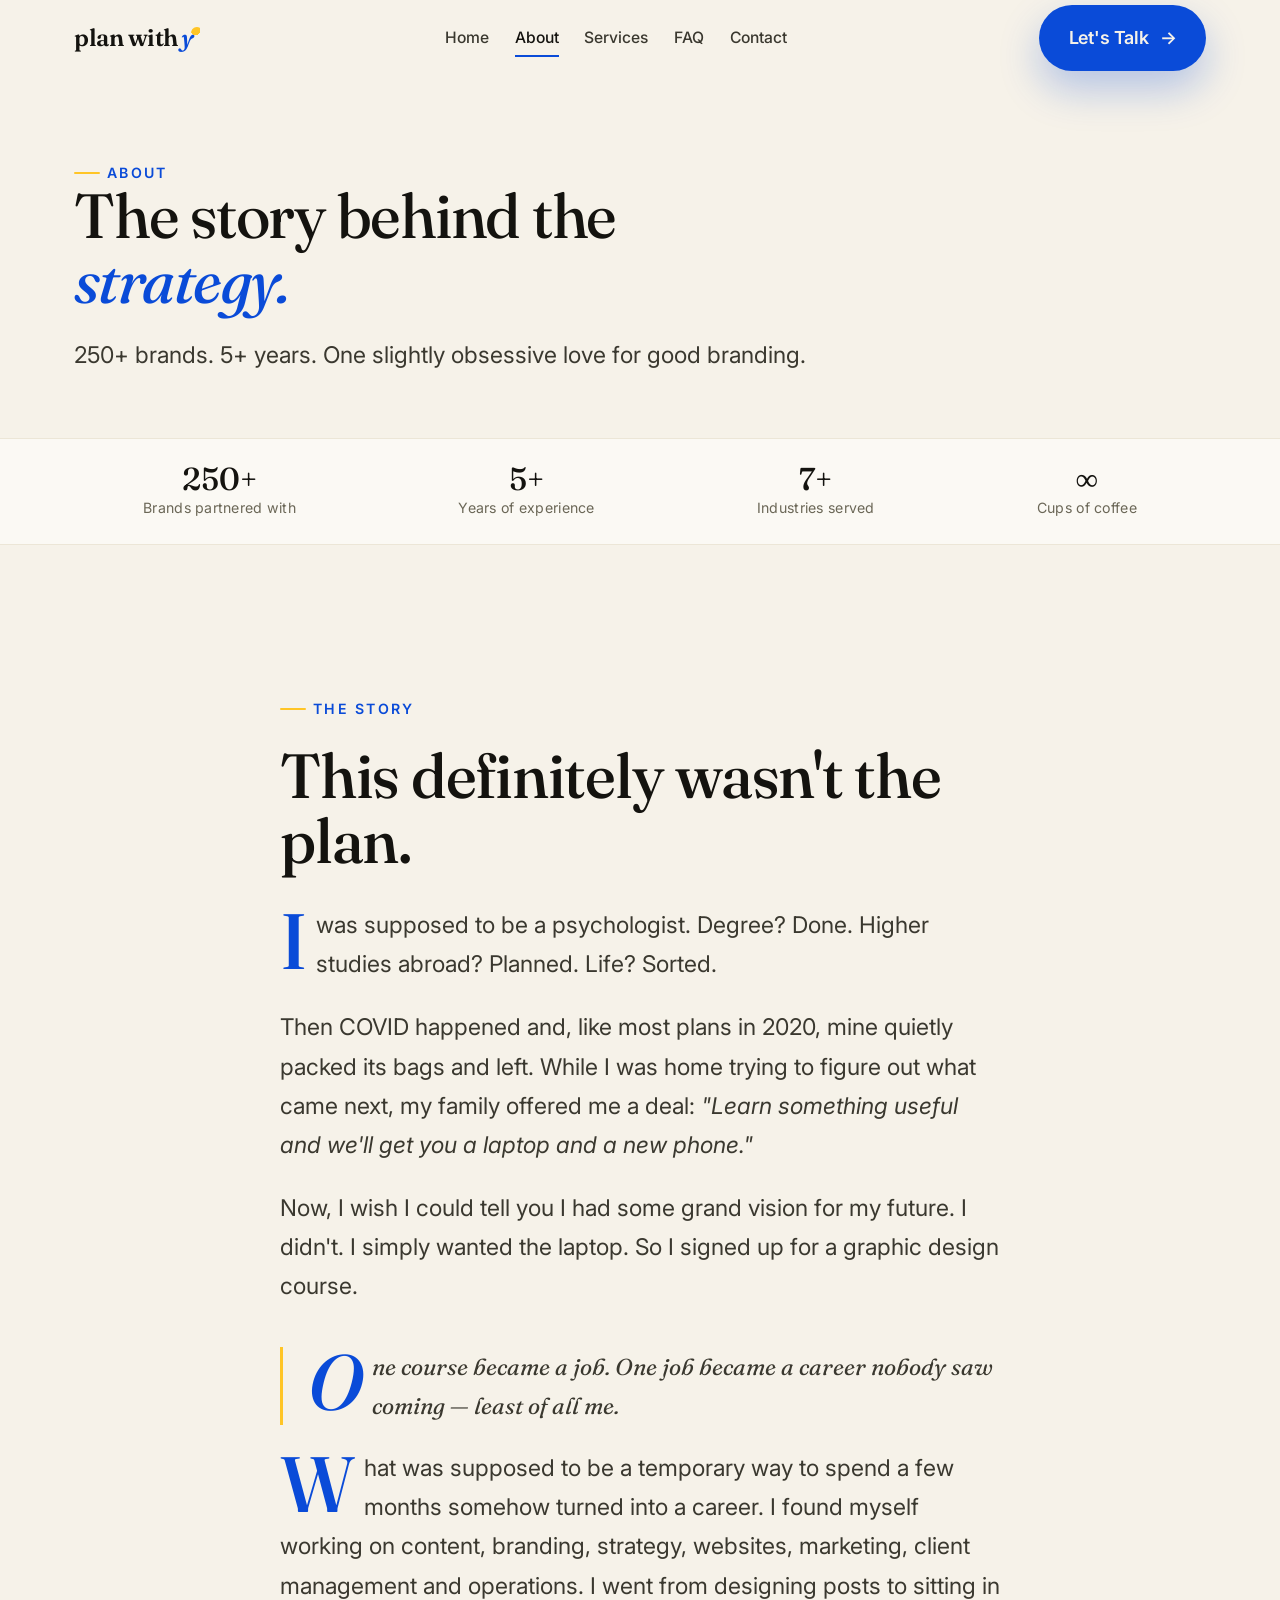
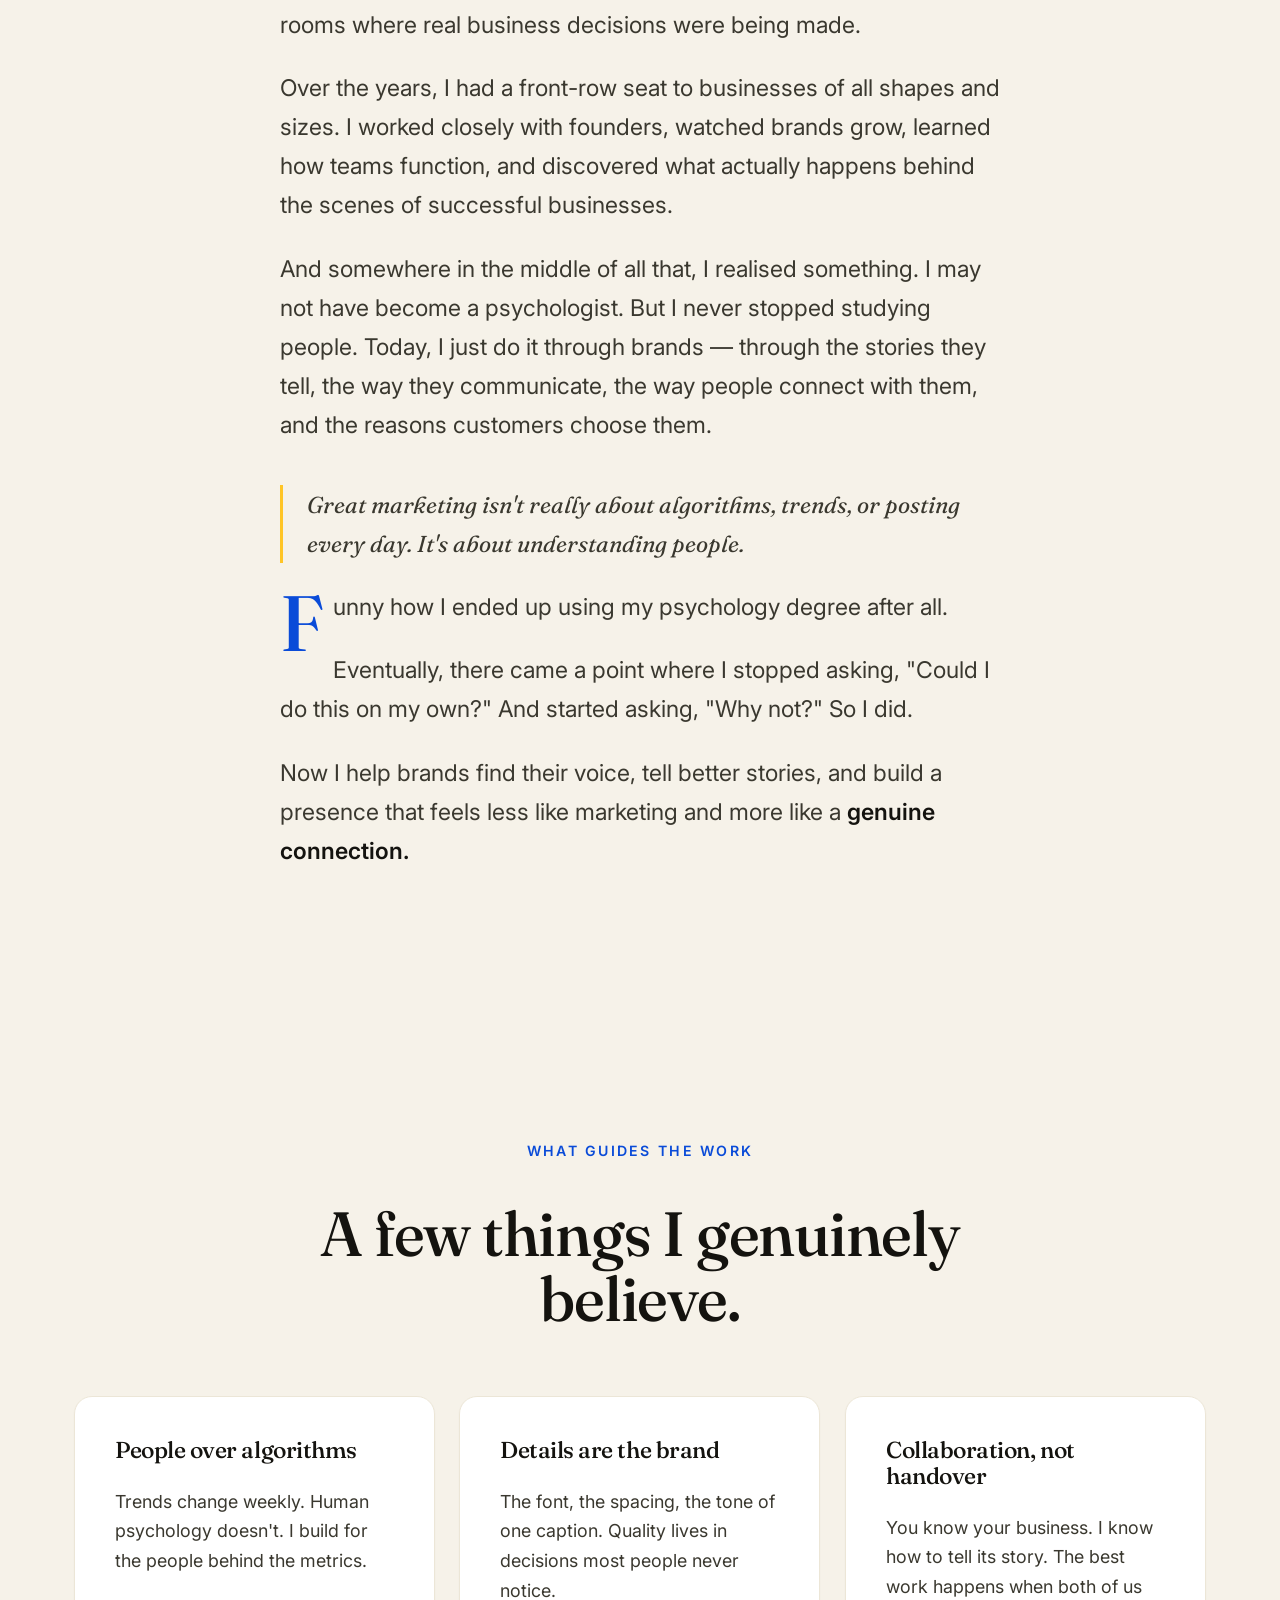
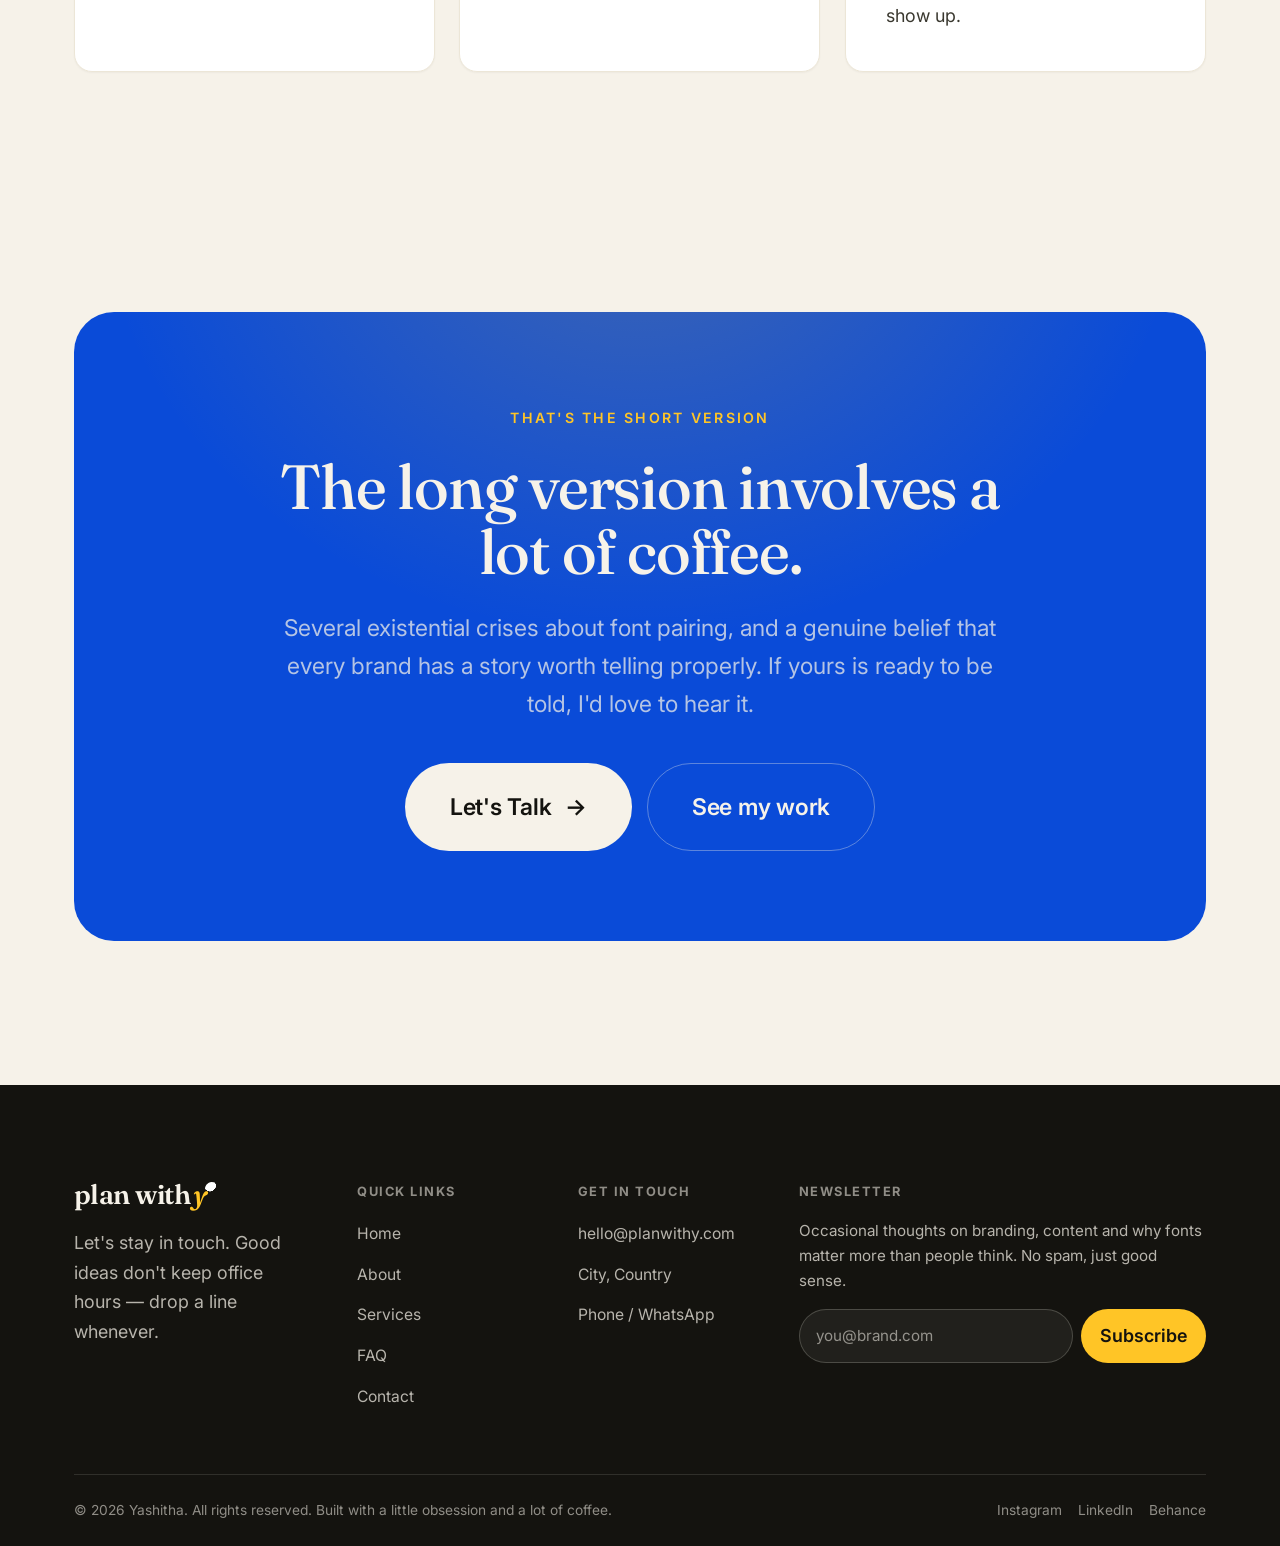
<file: light-version/about.html>
<!DOCTYPE html>
<html lang="en">
<head>
  <meta charset="UTF-8" />
  <meta name="viewport" content="width=device-width, initial-scale=1.0" />

  <title>About Yashitha — The Story Behind Plan with Y</title>
  <meta name="description" content="The story behind the strategy. How a psychology student became the marketing and branding partner behind 250+ brands — and why great marketing is really about understanding people." />
  <link rel="canonical" href="https://planwithy.com/about.html" />
  <meta name="theme-color" content="#F6F2E9" />

  <meta property="og:type" content="profile" />
  <meta property="og:site_name" content="Plan with Y" />
  <meta property="og:title" content="About Yashitha — The Story Behind Plan with Y" />
  <meta property="og:description" content="250+ brands. 5+ years. One slightly obsessive love for good branding. Funny how I ended up using my psychology degree after all." />
  <meta property="og:url" content="https://planwithy.com/about.html" />
  <meta property="og:image" content="https://planwithy.com/assets/img/planwithy-logo.png" />
  <meta name="twitter:card" content="summary_large_image" />

  <link rel="preconnect" href="https://fonts.googleapis.com" />
  <link rel="preconnect" href="https://fonts.gstatic.com" crossorigin />
  <link href="https://fonts.googleapis.com/css2?family=Fraunces:ital,opsz,wght@0,9..144,400..600;1,9..144,400..600&family=Inter:wght@400;500;600;700&display=swap" rel="stylesheet" />
  <link rel="icon" type="image/png" href="assets/img/planwithy-logo.png" />
  <link rel="stylesheet" href="assets/css/styles.css" />

  <script type="application/ld+json">
  {
    "@context": "https://schema.org",
    "@type": "Person",
    "name": "Yashitha",
    "jobTitle": "Marketing & Branding Consultant",
    "worksFor": { "@type": "Organization", "name": "Plan with Y" },
    "url": "https://planwithy.com/about.html",
    "description": "Marketing and branding partner who has worked with 250+ brands over 5+ years."
  }
  </script>
</head>
<body>
  <a class="skip-link" href="#main">Skip to content</a>

  <header class="site-header">
    <div class="container nav">
      <a href="index.html" class="wordmark" aria-label="Plan with Y — home">plan with <span class="wm-y">y</span></a>
      <nav class="nav-links" aria-label="Primary">
        <a href="index.html">Home</a>
        <a href="about.html" aria-current="page">About</a>
        <a href="services.html">Services</a>
        <a href="faq.html">FAQ</a>
        <a href="contact.html">Contact</a>
      </nav>
      <div class="nav-cta">
        <a href="contact.html" class="btn btn--primary">Let's Talk <span class="arrow" aria-hidden="true">→</span></a>
      </div>
      <button class="nav-toggle" aria-label="Open menu" aria-expanded="false" aria-controls="mobile-menu">
        <span></span><span></span><span></span>
      </button>
    </div>
  </header>

  <div class="mobile-menu" id="mobile-menu">
    <a class="m-link" href="index.html"><span class="num">01</span>Home</a>
    <a class="m-link" href="about.html"><span class="num">02</span>About</a>
    <a class="m-link" href="services.html"><span class="num">03</span>Services</a>
    <a class="m-link" href="faq.html"><span class="num">04</span>FAQ</a>
    <a class="m-link" href="contact.html"><span class="num">05</span>Contact</a>
    <a href="contact.html" class="btn btn--primary btn--lg">Let's Talk <span class="arrow" aria-hidden="true">→</span></a>
  </div>

  <main id="main">

    <!-- HEADER -->
    <section class="page-hero">
      <div class="container">
        <span class="eyebrow" data-reveal>About</span>
        <h1 data-reveal data-reveal-delay="1">The story behind the <span class="accent-blue accent-ital">strategy.</span></h1>
        <p class="lead" data-reveal data-reveal-delay="2">250+ brands. 5+ years. One slightly obsessive love for good branding.</p>
      </div>
    </section>

    <!-- STATS STRIP -->
    <div class="trust-strip">
      <div class="container trust-strip__inner" data-reveal style="justify-content:space-around;">
        <div class="stat" style="text-align:center;">
          <span class="stat__num"><span data-count="250" data-suffix="+">250+</span></span>
          <span class="stat__label">Brands partnered with</span>
        </div>
        <div class="stat" style="text-align:center;">
          <span class="stat__num"><span data-count="5" data-suffix="+">5+</span></span>
          <span class="stat__label">Years of experience</span>
        </div>
        <div class="stat" style="text-align:center;">
          <span class="stat__num accent-blue">7+</span>
          <span class="stat__label">Industries served</span>
        </div>
        <div class="stat" style="text-align:center;">
          <span class="stat__num accent-blue">∞</span>
          <span class="stat__label">Cups of coffee</span>
        </div>
      </div>
    </div>

    <!-- THE STORY -->
    <section class="section">
      <div class="container">
        <div class="story">
          <span class="eyebrow" data-reveal>The story</span>
          <h2 class="mt-md" data-reveal data-reveal-delay="1" style="margin-bottom:2rem;">This definitely wasn't the plan.</h2>

          <div data-reveal data-reveal-delay="2">
            <p>I was supposed to be a psychologist. Degree? Done. Higher studies abroad? Planned. Life? Sorted.</p>
            <p>Then COVID happened and, like most plans in 2020, mine quietly packed its bags and left. While I was home trying to figure out what came next, my family offered me a deal: <em>"Learn something useful and we'll get you a laptop and a new phone."</em></p>
            <p>Now, I wish I could tell you I had some grand vision for my future. I didn't. I simply wanted the laptop. So I signed up for a graphic design course.</p>
          </div>

          <p class="pull-quote" data-reveal>One course became a job. One job became a career nobody saw coming — least of all me.</p>

          <div data-reveal>
            <p>What was supposed to be a temporary way to spend a few months somehow turned into a career. I found myself working on content, branding, strategy, websites, marketing, client management and operations. I went from designing posts to sitting in rooms where real business decisions were being made.</p>
            <p>Over the years, I had a front-row seat to businesses of all shapes and sizes. I worked closely with founders, watched brands grow, learned how teams function, and discovered what actually happens behind the scenes of successful businesses.</p>
            <p>And somewhere in the middle of all that, I realised something. I may not have become a psychologist. But I never stopped studying people. Today, I just do it through brands — through the stories they tell, the way they communicate, the way people connect with them, and the reasons customers choose them.</p>
          </div>

          <p class="pull-quote" data-reveal>Great marketing isn't really about algorithms, trends, or posting every day. It's about understanding people.</p>

          <div data-reveal>
            <p>Funny how I ended up using my psychology degree after all.</p>
            <p>Eventually, there came a point where I stopped asking, "Could I do this on my own?" And started asking, "Why not?" So I did.</p>
            <p>Now I help brands find their voice, tell better stories, and build a presence that feels less like marketing and more like a <strong>genuine connection.</strong></p>
          </div>
        </div>
      </div>
    </section>

    <!-- VALUES / WHAT GUIDES THE WORK -->
    <section class="section section--sm">
      <div class="container">
        <div class="section-head section-head--center" data-reveal>
          <span class="eyebrow eyebrow--center">What guides the work</span>
          <h2 class="mt-md">A few things I genuinely believe.</h2>
        </div>
        <div class="grid services-grid">
          <article class="card" data-reveal>
            <h3 style="font-size:var(--step-1);">People over algorithms</h3>
            <p class="mt-md">Trends change weekly. Human psychology doesn't. I build for the people behind the metrics.</p>
          </article>
          <article class="card" data-reveal data-reveal-delay="1">
            <h3 style="font-size:var(--step-1);">Details are the brand</h3>
            <p class="mt-md">The font, the spacing, the tone of one caption. Quality lives in decisions most people never notice.</p>
          </article>
          <article class="card" data-reveal data-reveal-delay="2">
            <h3 style="font-size:var(--step-1);">Collaboration, not handover</h3>
            <p class="mt-md">You know your business. I know how to tell its story. The best work happens when both of us show up.</p>
          </article>
        </div>
      </div>
    </section>

    <!-- CLOSING CTA -->
    <section class="section cta-band">
      <div class="container">
        <div class="cta-card" data-reveal>
          <span class="eyebrow eyebrow--center" style="color:var(--yellow);">That's the short version</span>
          <h2 class="mt-md">The long version involves a lot of coffee.</h2>
          <p>
            Several existential crises about font pairing, and a genuine belief that every brand
            has a story worth telling properly. If yours is ready to be told, I'd love to hear it.
          </p>
          <div class="cta-card__actions">
            <a href="contact.html" class="btn btn--on-dark btn--lg">Let's Talk <span class="arrow" aria-hidden="true">→</span></a>
            <a href="services.html" class="btn btn--ghost-light btn--lg">See my work</a>
          </div>
        </div>
      </div>
    </section>

  </main>

  <footer class="site-footer">
    <div class="container">
      <div class="footer-top">
        <div class="footer-brand">
          <span class="wordmark wordmark--light">plan with <span class="wm-y">y</span></span>
          <p>Let's stay in touch. Good ideas don't keep office hours — drop a line whenever.</p>
        </div>
        <div class="footer-col">
          <h5>Quick Links</h5>
          <ul>
            <li><a href="index.html">Home</a></li>
            <li><a href="about.html">About</a></li>
            <li><a href="services.html">Services</a></li>
            <li><a href="faq.html">FAQ</a></li>
            <li><a href="contact.html">Contact</a></li>
          </ul>
        </div>
        <div class="footer-col">
          <h5>Get in Touch</h5>
          <ul>
            <li><a href="mailto:hello@planwithy.com">hello@planwithy.com</a></li>
            <li><span>City, Country</span></li>
            <li><a href="https://wa.me/" rel="noopener">Phone / WhatsApp</a></li>
          </ul>
        </div>
        <div class="footer-col footer-news">
          <h5>Newsletter</h5>
          <p>Occasional thoughts on branding, content and why fonts matter more than people think. No spam, just good sense.</p>
          <form class="news-form" aria-label="Newsletter signup">
            <input type="email" placeholder="you@brand.com" aria-label="Email address" required />
            <button type="submit">Subscribe</button>
          </form>
        </div>
      </div>
      <div class="footer-bottom">
        <span>© <span data-year>2026</span> Yashitha. All rights reserved. Built with a little obsession and a lot of coffee.</span>
        <div class="socials">
          <a href="https://instagram.com/" rel="noopener">Instagram</a>
          <a href="https://linkedin.com/" rel="noopener">LinkedIn</a>
          <a href="https://behance.net/" rel="noopener">Behance</a>
        </div>
      </div>
    </div>
  </footer>

  <script src="assets/js/main.js" defer></script>
</body>
</html>
</file>
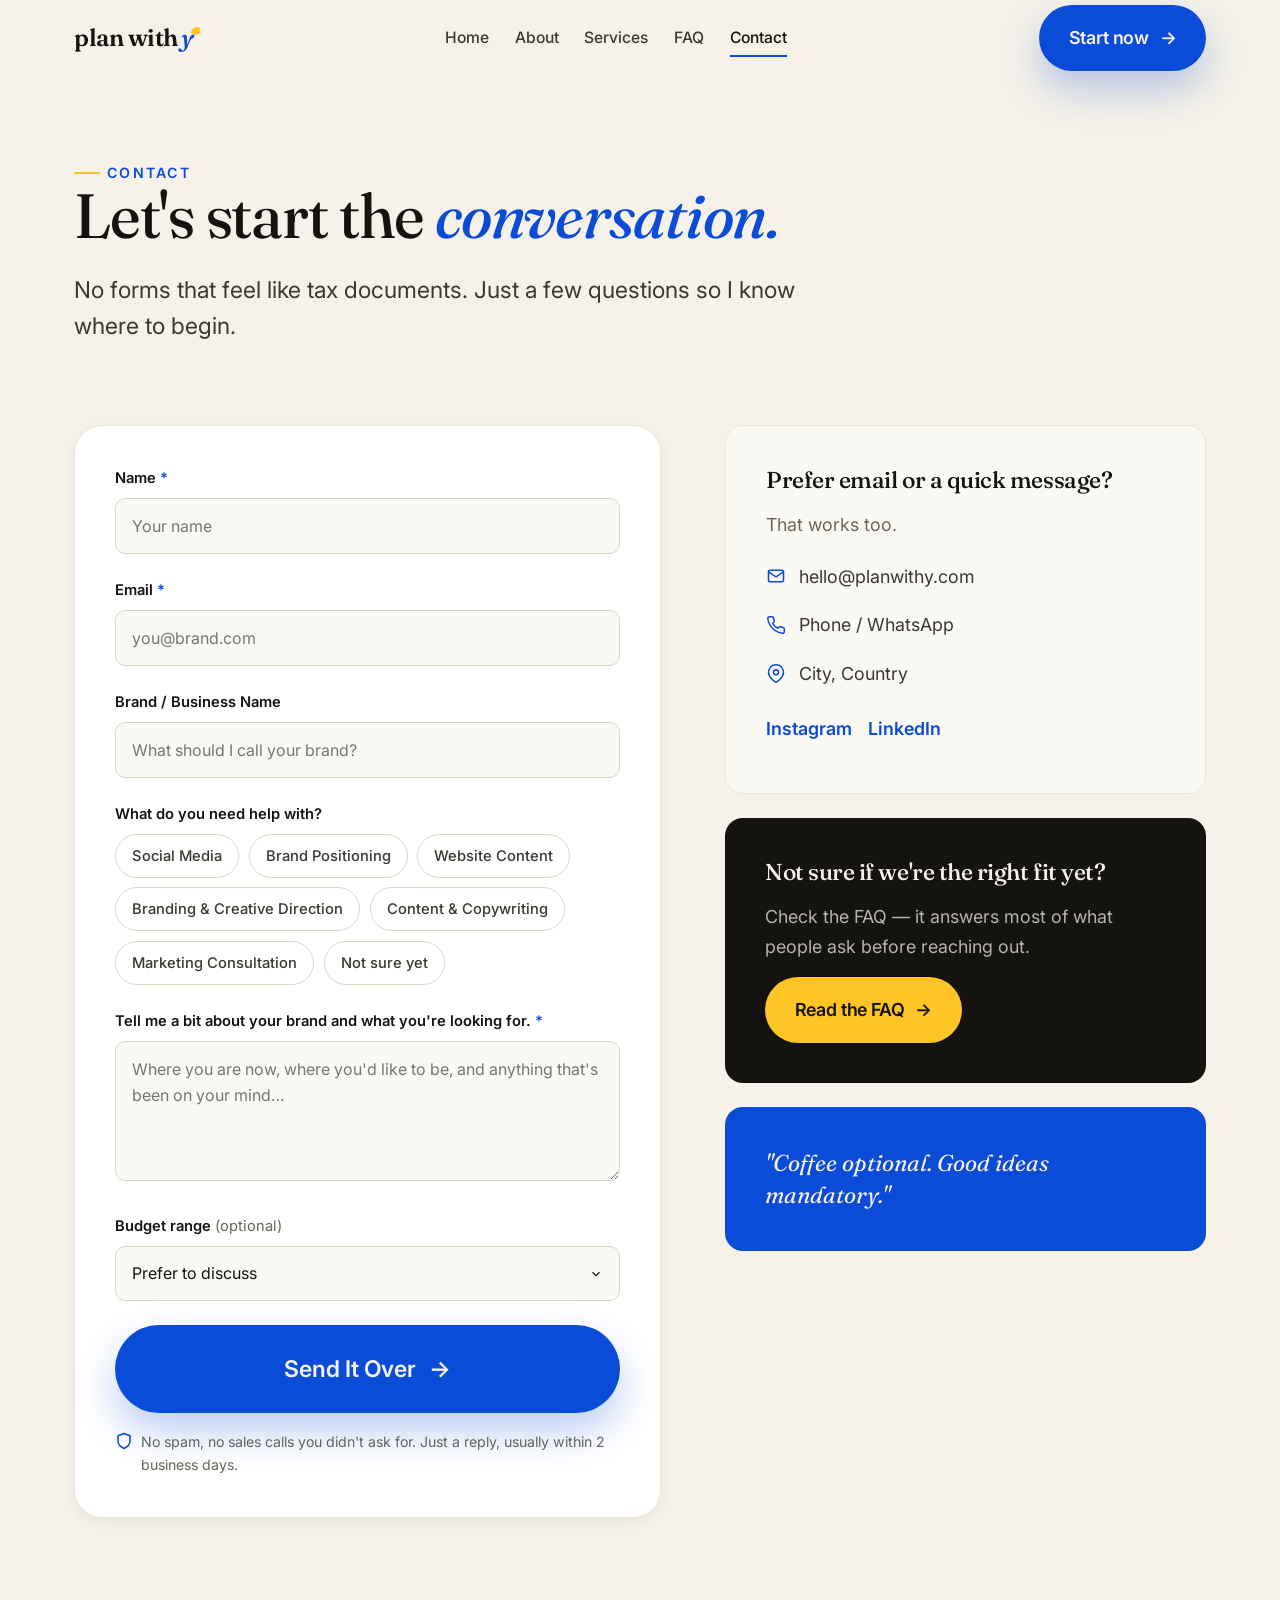
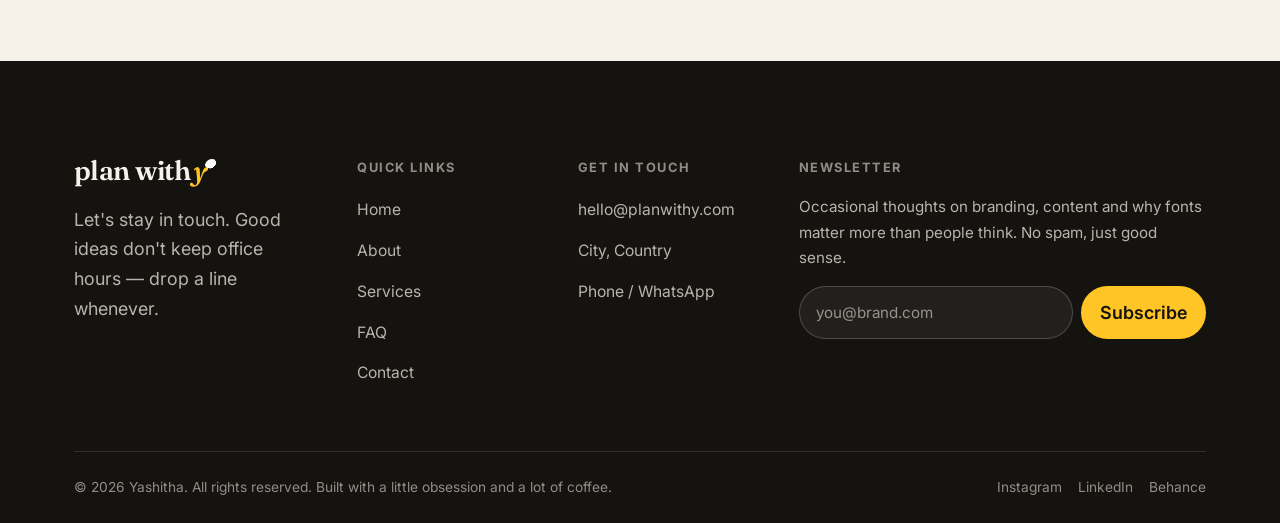
<file: light-version/contact.html>
<!DOCTYPE html>
<html lang="en">
<head>
  <meta charset="UTF-8" />
  <meta name="viewport" content="width=device-width, initial-scale=1.0" />

  <title>Contact — Let's Start the Conversation | Plan with Y</title>
  <meta name="description" content="No forms that feel like tax documents. Just a few questions so Yashitha knows where to begin. Reply usually within 2 business days — no spam, no sales calls you didn't ask for." />
  <link rel="canonical" href="https://planwithy.com/contact.html" />
  <meta name="theme-color" content="#F6F2E9" />

  <meta property="og:type" content="website" />
  <meta property="og:site_name" content="Plan with Y" />
  <meta property="og:title" content="Contact | Plan with Y" />
  <meta property="og:description" content="Let's start the conversation. A few questions so I know where to begin." />
  <meta property="og:url" content="https://planwithy.com/contact.html" />
  <meta property="og:image" content="https://planwithy.com/assets/img/planwithy-logo.png" />
  <meta name="twitter:card" content="summary_large_image" />

  <link rel="preconnect" href="https://fonts.googleapis.com" />
  <link rel="preconnect" href="https://fonts.gstatic.com" crossorigin />
  <link href="https://fonts.googleapis.com/css2?family=Fraunces:ital,opsz,wght@0,9..144,400..600;1,9..144,400..600&family=Inter:wght@400;500;600;700&display=swap" rel="stylesheet" />
  <link rel="icon" type="image/png" href="assets/img/planwithy-logo.png" />
  <link rel="stylesheet" href="assets/css/styles.css" />

  <script type="application/ld+json">
  {
    "@context": "https://schema.org",
    "@type": "ContactPage",
    "name": "Contact Plan with Y",
    "url": "https://planwithy.com/contact.html",
    "mainEntity": {
      "@type": "Organization",
      "name": "Plan with Y",
      "email": "hello@planwithy.com",
      "contactPoint": { "@type": "ContactPoint", "contactType": "Customer Inquiry", "email": "hello@planwithy.com" }
    }
  }
  </script>
</head>
<body>
  <a class="skip-link" href="#main">Skip to content</a>

  <header class="site-header">
    <div class="container nav">
      <a href="index.html" class="wordmark" aria-label="Plan with Y — home">plan with <span class="wm-y">y</span></a>
      <nav class="nav-links" aria-label="Primary">
        <a href="index.html">Home</a>
        <a href="about.html">About</a>
        <a href="services.html">Services</a>
        <a href="faq.html">FAQ</a>
        <a href="contact.html" aria-current="page">Contact</a>
      </nav>
      <div class="nav-cta">
        <a href="#contact-form" class="btn btn--primary">Start now <span class="arrow" aria-hidden="true">→</span></a>
      </div>
      <button class="nav-toggle" aria-label="Open menu" aria-expanded="false" aria-controls="mobile-menu">
        <span></span><span></span><span></span>
      </button>
    </div>
  </header>

  <div class="mobile-menu" id="mobile-menu">
    <a class="m-link" href="index.html"><span class="num">01</span>Home</a>
    <a class="m-link" href="about.html"><span class="num">02</span>About</a>
    <a class="m-link" href="services.html"><span class="num">03</span>Services</a>
    <a class="m-link" href="faq.html"><span class="num">04</span>FAQ</a>
    <a class="m-link" href="contact.html"><span class="num">05</span>Contact</a>
    <a href="#contact-form" class="btn btn--primary btn--lg">Start now <span class="arrow" aria-hidden="true">→</span></a>
  </div>

  <main id="main">

    <section class="page-hero">
      <div class="container">
        <span class="eyebrow" data-reveal>Contact</span>
        <h1 data-reveal data-reveal-delay="1">Let's start the <span class="accent-blue accent-ital">conversation.</span></h1>
        <p class="lead" data-reveal data-reveal-delay="2">No forms that feel like tax documents. Just a few questions so I know where to begin.</p>
      </div>
    </section>

    <section class="section" style="padding-top:1rem;">
      <div class="container">
        <div class="contact-grid">

          <!-- FORM -->
          <div data-reveal>
            <div class="form-card">
              <form id="contact-form" novalidate
                    action="https://formspree.io/f/your-form-id"
                    method="POST">
                <div class="field">
                  <label for="name">Name <span class="req" aria-hidden="true">*</span></label>
                  <input class="input" type="text" id="name" name="name" autocomplete="name" required placeholder="Your name" />
                </div>
                <div class="field">
                  <label for="email">Email <span class="req" aria-hidden="true">*</span></label>
                  <input class="input" type="email" id="email" name="email" autocomplete="email" required placeholder="you@brand.com" />
                </div>
                <div class="field">
                  <label for="brand">Brand / Business Name</label>
                  <input class="input" type="text" id="brand" name="brand" autocomplete="organization" placeholder="What should I call your brand?" />
                </div>

                <div class="field">
                  <label>What do you need help with?</label>
                  <div class="chips" role="group" aria-label="Services of interest">
                    <span class="chip"><input type="checkbox" id="s1" name="services" value="Social Media" /><label for="s1">Social Media</label></span>
                    <span class="chip"><input type="checkbox" id="s2" name="services" value="Brand Positioning" /><label for="s2">Brand Positioning</label></span>
                    <span class="chip"><input type="checkbox" id="s3" name="services" value="Website Content" /><label for="s3">Website Content</label></span>
                    <span class="chip"><input type="checkbox" id="s4" name="services" value="Branding & Creative Direction" /><label for="s4">Branding &amp; Creative Direction</label></span>
                    <span class="chip"><input type="checkbox" id="s5" name="services" value="Content & Copywriting" /><label for="s5">Content &amp; Copywriting</label></span>
                    <span class="chip"><input type="checkbox" id="s6" name="services" value="Marketing Consultation" /><label for="s6">Marketing Consultation</label></span>
                    <span class="chip"><input type="checkbox" id="s7" name="services" value="Not sure yet" /><label for="s7">Not sure yet</label></span>
                  </div>
                </div>

                <div class="field">
                  <label for="message">Tell me a bit about your brand and what you're looking for. <span class="req" aria-hidden="true">*</span></label>
                  <textarea class="textarea" id="message" name="message" required placeholder="Where you are now, where you'd like to be, and anything that's been on your mind…"></textarea>
                </div>

                <div class="field">
                  <label for="budget">Budget range <span class="text-muted" style="font-weight:400;">(optional)</span></label>
                  <select class="select" id="budget" name="budget">
                    <option value="">Prefer to discuss</option>
                    <option value="Under ₹25k / $300">Just exploring</option>
                    <option value="Small project">A focused, one-off project</option>
                    <option value="Mid project">A larger project or rebrand</option>
                    <option value="Retainer">Ongoing / retainer</option>
                  </select>
                </div>

                <button type="submit" class="btn btn--primary btn--lg btn--block">Send It Over <span class="arrow" aria-hidden="true">→</span></button>

                <p class="form-reassure">
                  <svg width="18" height="18" viewBox="0 0 24 24" fill="none" stroke="currentColor" stroke-width="2" stroke-linecap="round" stroke-linejoin="round"><path d="M12 22s8-4 8-10V5l-8-3-8 3v7c0 6 8 10 8 10z"/></svg>
                  No spam, no sales calls you didn't ask for. Just a reply, usually within 2 business days.
                </p>
              </form>

              <!-- success state -->
              <div class="form-success" id="form-success" aria-live="polite">
                <div class="check" aria-hidden="true">
                  <svg width="28" height="28" viewBox="0 0 24 24" fill="none" stroke="currentColor" stroke-width="2.6" stroke-linecap="round" stroke-linejoin="round"><path d="M20 6 9 17l-5-5"/></svg>
                </div>
                <h3>Sent. Thank you.</h3>
                <p class="mt-md">Your message is on its way. I'll get back to you personally — usually within 2 business days. In the meantime, coffee's optional but encouraged.</p>
                <a href="index.html" class="btn btn--ghost mt-md">Back to home</a>
              </div>
            </div>
          </div>

          <!-- SIDE -->
          <aside class="contact-side" data-reveal data-reveal-delay="1">
            <div class="contact-card">
              <h4>Prefer email or a quick message?</h4>
              <p class="text-muted" style="margin-bottom:0.8rem;">That works too.</p>
              <div class="contact-line">
                <svg width="20" height="20" viewBox="0 0 24 24" fill="none" stroke="currentColor" stroke-width="1.8" stroke-linecap="round" stroke-linejoin="round"><rect x="3" y="5" width="18" height="14" rx="2"/><path d="m3 7 9 6 9-6"/></svg>
                <a href="mailto:hello@planwithy.com">hello@planwithy.com</a>
              </div>
              <div class="contact-line">
                <svg width="20" height="20" viewBox="0 0 24 24" fill="none" stroke="currentColor" stroke-width="1.8" stroke-linecap="round" stroke-linejoin="round"><path d="M22 16.92v3a2 2 0 0 1-2.18 2 19.79 19.79 0 0 1-8.63-3.07 19.5 19.5 0 0 1-6-6 19.79 19.79 0 0 1-3.07-8.67A2 2 0 0 1 4.11 2h3a2 2 0 0 1 2 1.72c.13.96.36 1.9.7 2.81a2 2 0 0 1-.45 2.11L8.09 9.91a16 16 0 0 0 6 6l1.27-1.27a2 2 0 0 1 2.11-.45c.91.34 1.85.57 2.81.7A2 2 0 0 1 22 16.92z"/></svg>
                <a href="https://wa.me/" rel="noopener">Phone / WhatsApp</a>
              </div>
              <div class="contact-line">
                <svg width="20" height="20" viewBox="0 0 24 24" fill="none" stroke="currentColor" stroke-width="1.8" stroke-linecap="round" stroke-linejoin="round"><path d="M21 10c0 7-9 12-9 12s-9-5-9-12a9 9 0 0 1 18 0z"/><circle cx="12" cy="10" r="3"/></svg>
                <span>City, Country</span>
              </div>
              <div class="contact-line" style="gap:1rem; padding-top:1rem;">
                <a href="https://instagram.com/" rel="noopener" class="link-arrow">Instagram</a>
                <a href="https://linkedin.com/" rel="noopener" class="link-arrow">LinkedIn</a>
              </div>
            </div>

            <div class="contact-card" style="background:var(--ink); color:var(--on-dark); border:none;">
              <h4 style="color:var(--ivory);">Not sure if we're the right fit yet?</h4>
              <p style="color:var(--on-dark-soft); margin-bottom:1rem;">Check the FAQ — it answers most of what people ask before reaching out.</p>
              <a href="faq.html" class="btn btn--yellow">Read the FAQ <span class="arrow" aria-hidden="true">→</span></a>
            </div>

            <div class="contact-card" style="background:var(--blue); color:var(--on-dark); border:none;">
              <p style="color:var(--ivory); font-family:var(--font-display); font-style:italic; font-size:var(--step-1); line-height:1.4;">
                "Coffee optional. Good ideas mandatory."
              </p>
            </div>
          </aside>

        </div>
      </div>
    </section>

  </main>

  <footer class="site-footer">
    <div class="container">
      <div class="footer-top">
        <div class="footer-brand">
          <span class="wordmark wordmark--light">plan with <span class="wm-y">y</span></span>
          <p>Let's stay in touch. Good ideas don't keep office hours — drop a line whenever.</p>
        </div>
        <div class="footer-col">
          <h5>Quick Links</h5>
          <ul>
            <li><a href="index.html">Home</a></li>
            <li><a href="about.html">About</a></li>
            <li><a href="services.html">Services</a></li>
            <li><a href="faq.html">FAQ</a></li>
            <li><a href="contact.html">Contact</a></li>
          </ul>
        </div>
        <div class="footer-col">
          <h5>Get in Touch</h5>
          <ul>
            <li><a href="mailto:hello@planwithy.com">hello@planwithy.com</a></li>
            <li><span>City, Country</span></li>
            <li><a href="https://wa.me/" rel="noopener">Phone / WhatsApp</a></li>
          </ul>
        </div>
        <div class="footer-col footer-news">
          <h5>Newsletter</h5>
          <p>Occasional thoughts on branding, content and why fonts matter more than people think. No spam, just good sense.</p>
          <form class="news-form" aria-label="Newsletter signup">
            <input type="email" placeholder="you@brand.com" aria-label="Email address" required />
            <button type="submit">Subscribe</button>
          </form>
        </div>
      </div>
      <div class="footer-bottom">
        <span>© <span data-year>2026</span> Yashitha. All rights reserved. Built with a little obsession and a lot of coffee.</span>
        <div class="socials">
          <a href="https://instagram.com/" rel="noopener">Instagram</a>
          <a href="https://linkedin.com/" rel="noopener">LinkedIn</a>
          <a href="https://behance.net/" rel="noopener">Behance</a>
        </div>
      </div>
    </div>
  </footer>

  <script src="assets/js/main.js" defer></script>
</body>
</html>
</file>
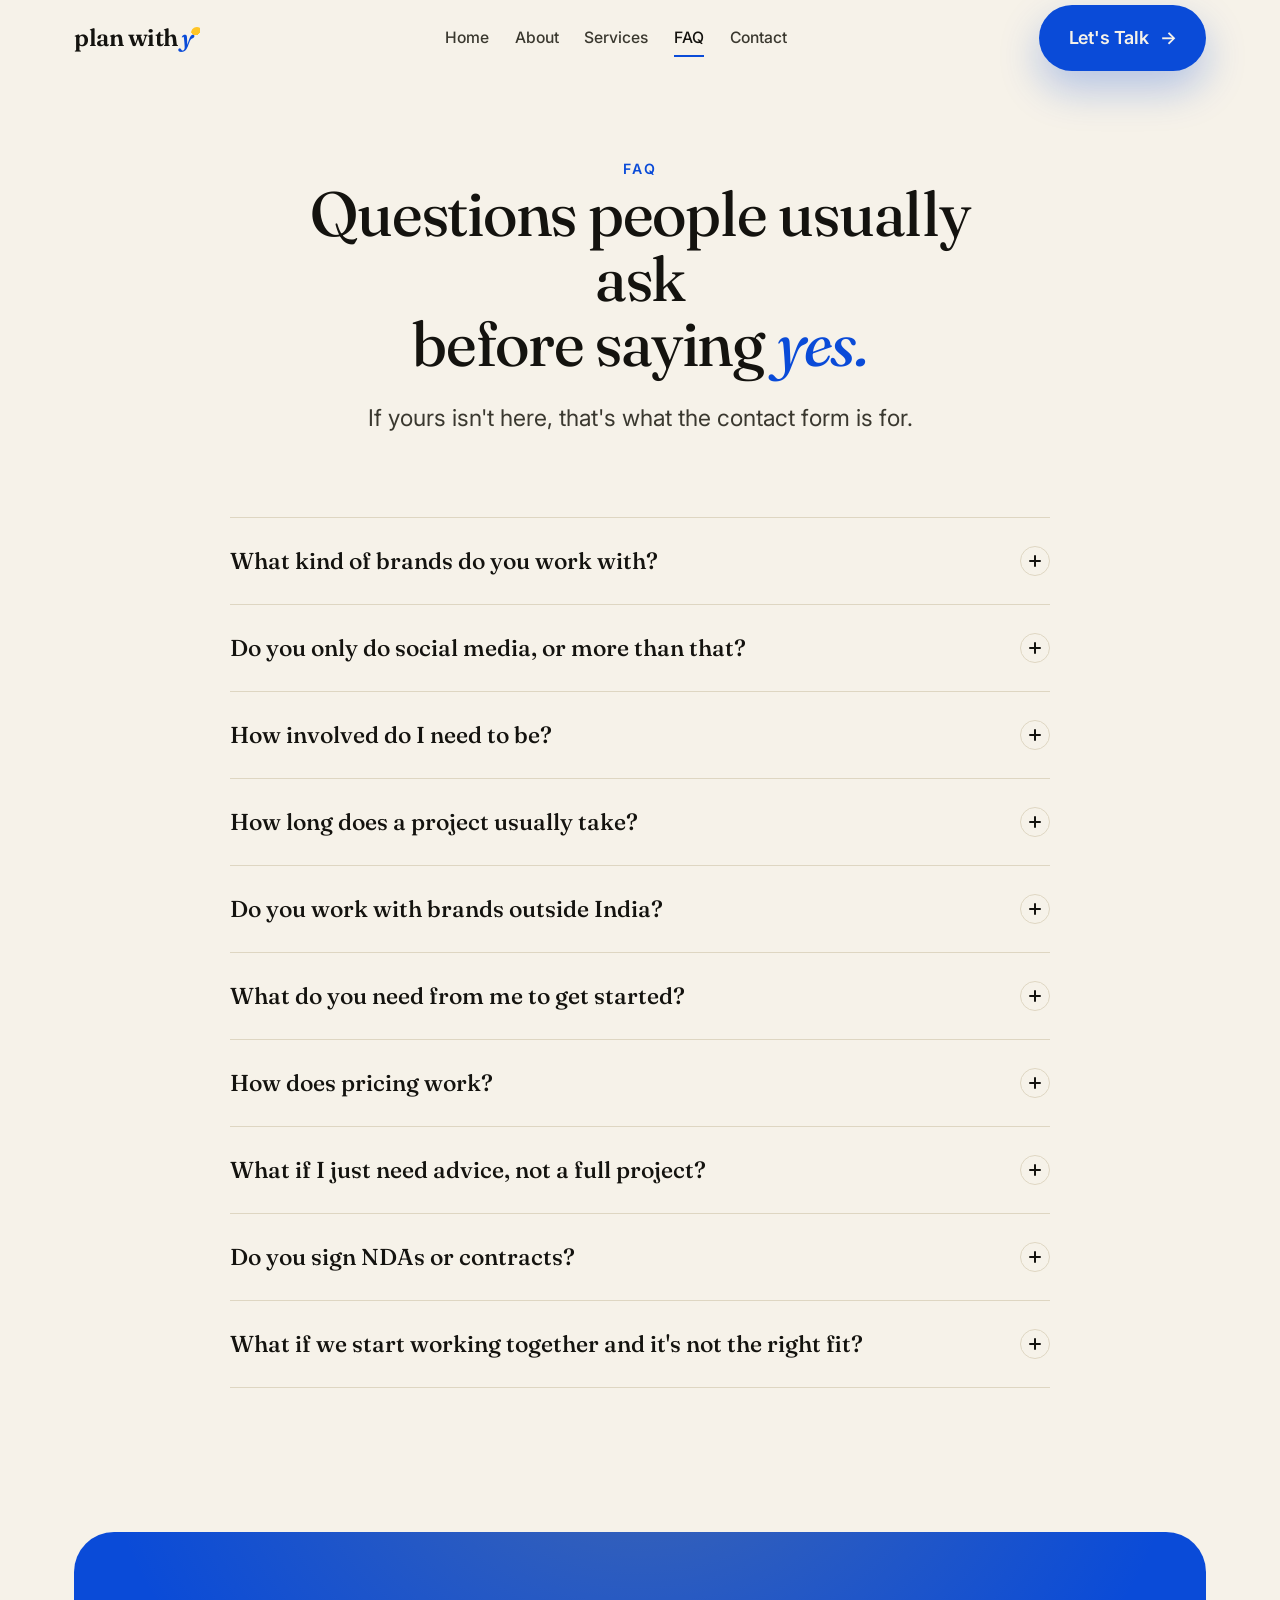
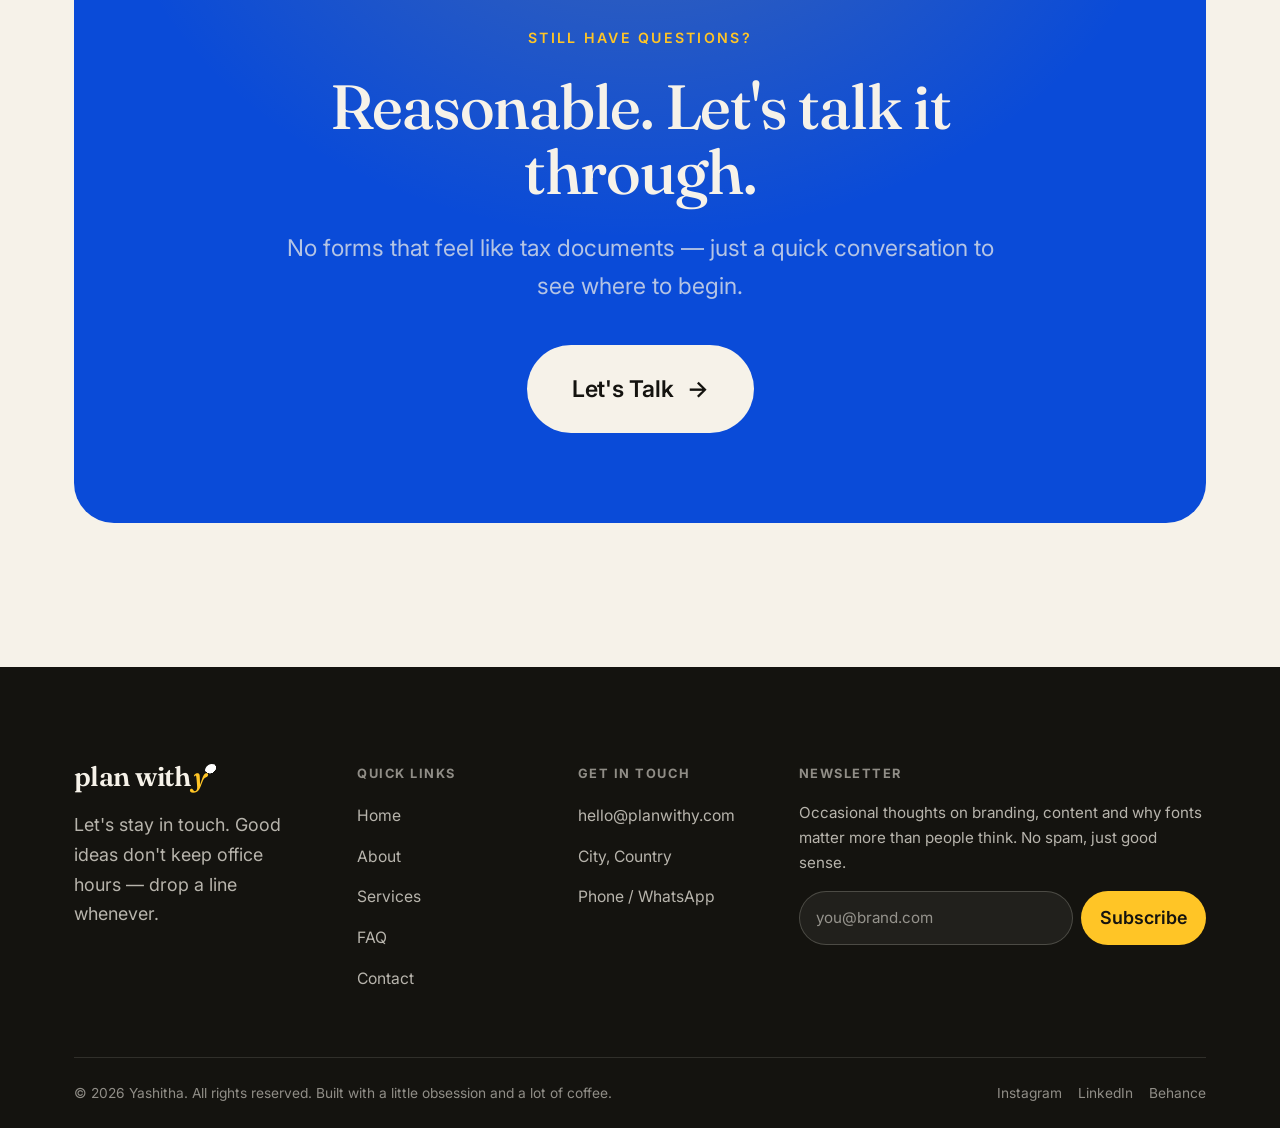
<file: light-version/faq.html>
<!DOCTYPE html>
<html lang="en">
<head>
  <meta charset="UTF-8" />
  <meta name="viewport" content="width=device-width, initial-scale=1.0" />

  <title>FAQ — Questions People Ask Before Saying Yes | Plan with Y</title>
  <meta name="description" content="Common questions about working with Plan with Y — who I work with, how involved you need to be, timelines, pricing, NDAs and what I need to get started." />
  <link rel="canonical" href="https://planwithy.com/faq.html" />
  <meta name="theme-color" content="#F6F2E9" />

  <meta property="og:type" content="website" />
  <meta property="og:site_name" content="Plan with Y" />
  <meta property="og:title" content="FAQ | Plan with Y" />
  <meta property="og:description" content="Questions people usually ask before saying yes. If yours isn't here, that's what the contact form is for." />
  <meta property="og:url" content="https://planwithy.com/faq.html" />
  <meta property="og:image" content="https://planwithy.com/assets/img/planwithy-logo.png" />
  <meta name="twitter:card" content="summary_large_image" />

  <link rel="preconnect" href="https://fonts.googleapis.com" />
  <link rel="preconnect" href="https://fonts.gstatic.com" crossorigin />
  <link href="https://fonts.googleapis.com/css2?family=Fraunces:ital,opsz,wght@0,9..144,400..600;1,9..144,400..600&family=Inter:wght@400;500;600;700&display=swap" rel="stylesheet" />
  <link rel="icon" type="image/png" href="assets/img/planwithy-logo.png" />
  <link rel="stylesheet" href="assets/css/styles.css" />

  <script type="application/ld+json">
  {
    "@context": "https://schema.org",
    "@type": "FAQPage",
    "mainEntity": [
      {"@type":"Question","name":"What kind of brands do you work with?","acceptedAnswer":{"@type":"Answer","text":"Mostly small to mid-sized businesses and founders who care about getting it right — wellness, food and beverage, fashion, interiors, hospitality, education, and a fair bit of B2B. If your brand has a story worth telling, we're probably a good fit."}},
      {"@type":"Question","name":"Do you only do social media, or more than that?","acceptedAnswer":{"@type":"Answer","text":"More than that. Social is often where people start, but the work usually grows into positioning, website content, branding direction, or full campaigns. Think of social as the entry point, not the ceiling."}},
      {"@type":"Question","name":"How involved do I need to be?","acceptedAnswer":{"@type":"Answer","text":"More than 'hand it over and disappear,' less than 'do it yourself with extra steps.' You know your business better than anyone — I just need enough access to that knowledge to turn it into strategy and content. Expect a few calls, some quick feedback loops, and zero radio silence from either side."}},
      {"@type":"Question","name":"How long does a project usually take?","acceptedAnswer":{"@type":"Answer","text":"Depends on scope. A content calendar or campaign can move in 1–2 weeks. Brand positioning, websites, or full rebrands usually take longer — 4 to 8 weeks isn't unusual, depending on how many rounds of feedback we go through."}},
      {"@type":"Question","name":"Do you work with brands outside India?","acceptedAnswer":{"@type":"Answer","text":"Yes. Several past projects have been for international audiences and bilingual markets, so distance or language isn't a dealbreaker."}},
      {"@type":"Question","name":"What do you need from me to get started?","acceptedAnswer":{"@type":"Answer","text":"A clear sense of what you're trying to achieve, access to whatever brand materials already exist (even messy ones), and a willingness to answer questions you didn't expect to be asked. The rest, we figure out together."}},
      {"@type":"Question","name":"How does pricing work?","acceptedAnswer":{"@type":"Answer","text":"It depends on scope — a single campaign looks very different from an ongoing retainer. The best next step is a quick call so I can understand what you actually need before throwing numbers around."}},
      {"@type":"Question","name":"What if I just need advice, not a full project?","acceptedAnswer":{"@type":"Answer","text":"That's what the Marketing Consultation service is for. Sometimes a clear-headed conversation is worth more than a 12-page strategy deck."}},
      {"@type":"Question","name":"Do you sign NDAs or contracts?","acceptedAnswer":{"@type":"Answer","text":"Yes, always. Clear agreements make for better working relationships, not worse ones."}},
      {"@type":"Question","name":"What if we start working together and it's not the right fit?","acceptedAnswer":{"@type":"Answer","text":"Then we have an honest conversation about it. That's rare, but it happens, and pretending otherwise helps no one."}}
    ]
  }
  </script>
</head>
<body>
  <a class="skip-link" href="#main">Skip to content</a>

  <header class="site-header">
    <div class="container nav">
      <a href="index.html" class="wordmark" aria-label="Plan with Y — home">plan with <span class="wm-y">y</span></a>
      <nav class="nav-links" aria-label="Primary">
        <a href="index.html">Home</a>
        <a href="about.html">About</a>
        <a href="services.html">Services</a>
        <a href="faq.html" aria-current="page">FAQ</a>
        <a href="contact.html">Contact</a>
      </nav>
      <div class="nav-cta">
        <a href="contact.html" class="btn btn--primary">Let's Talk <span class="arrow" aria-hidden="true">→</span></a>
      </div>
      <button class="nav-toggle" aria-label="Open menu" aria-expanded="false" aria-controls="mobile-menu">
        <span></span><span></span><span></span>
      </button>
    </div>
  </header>

  <div class="mobile-menu" id="mobile-menu">
    <a class="m-link" href="index.html"><span class="num">01</span>Home</a>
    <a class="m-link" href="about.html"><span class="num">02</span>About</a>
    <a class="m-link" href="services.html"><span class="num">03</span>Services</a>
    <a class="m-link" href="faq.html"><span class="num">04</span>FAQ</a>
    <a class="m-link" href="contact.html"><span class="num">05</span>Contact</a>
    <a href="contact.html" class="btn btn--primary btn--lg">Let's Talk <span class="arrow" aria-hidden="true">→</span></a>
  </div>

  <main id="main">

    <section class="page-hero page-hero--center">
      <div class="container">
        <span class="eyebrow eyebrow--center" data-reveal>FAQ</span>
        <h1 data-reveal data-reveal-delay="1">Questions people usually ask <br />before saying <span class="accent-blue accent-ital">yes.</span></h1>
        <p class="lead" data-reveal data-reveal-delay="2">If yours isn't here, that's what the contact form is for.</p>
      </div>
    </section>

    <section class="section" style="padding-top:1rem;">
      <div class="container">
        <div class="faq-list" data-reveal>

          <div class="faq-item">
            <button class="faq-q" aria-expanded="false" aria-controls="faq-1" id="faq-q-1">
              What kind of brands do you work with?
              <span class="faq-icon" aria-hidden="true"></span>
            </button>
            <div class="faq-a" id="faq-1" role="region" aria-labelledby="faq-q-1">
              <div class="faq-a__inner">Mostly small to mid-sized businesses and founders who care about getting it right — wellness, food and beverage, fashion, interiors, hospitality, education, and a fair bit of B2B. If your brand has a story worth telling, we're probably a good fit.</div>
            </div>
          </div>

          <div class="faq-item">
            <button class="faq-q" aria-expanded="false" aria-controls="faq-2" id="faq-q-2">
              Do you only do social media, or more than that?
              <span class="faq-icon" aria-hidden="true"></span>
            </button>
            <div class="faq-a" id="faq-2" role="region" aria-labelledby="faq-q-2">
              <div class="faq-a__inner">More than that. Social is often where people start, but the work usually grows into positioning, website content, branding direction, or full campaigns. Think of social as the entry point, not the ceiling.</div>
            </div>
          </div>

          <div class="faq-item">
            <button class="faq-q" aria-expanded="false" aria-controls="faq-3" id="faq-q-3">
              How involved do I need to be?
              <span class="faq-icon" aria-hidden="true"></span>
            </button>
            <div class="faq-a" id="faq-3" role="region" aria-labelledby="faq-q-3">
              <div class="faq-a__inner">More than "hand it over and disappear," less than "do it yourself with extra steps." You know your business better than anyone — I just need enough access to that knowledge to turn it into strategy and content. Expect a few calls, some quick feedback loops, and zero radio silence from either side.</div>
            </div>
          </div>

          <div class="faq-item">
            <button class="faq-q" aria-expanded="false" aria-controls="faq-4" id="faq-q-4">
              How long does a project usually take?
              <span class="faq-icon" aria-hidden="true"></span>
            </button>
            <div class="faq-a" id="faq-4" role="region" aria-labelledby="faq-q-4">
              <div class="faq-a__inner">Depends on scope. A content calendar or campaign can move in 1–2 weeks. Brand positioning, websites, or full rebrands usually take longer — 4 to 8 weeks isn't unusual, depending on how many rounds of feedback we go through.</div>
            </div>
          </div>

          <div class="faq-item">
            <button class="faq-q" aria-expanded="false" aria-controls="faq-5" id="faq-q-5">
              Do you work with brands outside India?
              <span class="faq-icon" aria-hidden="true"></span>
            </button>
            <div class="faq-a" id="faq-5" role="region" aria-labelledby="faq-q-5">
              <div class="faq-a__inner">Yes. Several past projects have been for international audiences and bilingual markets, so distance or language isn't a dealbreaker.</div>
            </div>
          </div>

          <div class="faq-item">
            <button class="faq-q" aria-expanded="false" aria-controls="faq-6" id="faq-q-6">
              What do you need from me to get started?
              <span class="faq-icon" aria-hidden="true"></span>
            </button>
            <div class="faq-a" id="faq-6" role="region" aria-labelledby="faq-q-6">
              <div class="faq-a__inner">A clear sense of what you're trying to achieve, access to whatever brand materials already exist (even messy ones), and a willingness to answer questions you didn't expect to be asked. The rest, we figure out together.</div>
            </div>
          </div>

          <div class="faq-item">
            <button class="faq-q" aria-expanded="false" aria-controls="faq-7" id="faq-q-7">
              How does pricing work?
              <span class="faq-icon" aria-hidden="true"></span>
            </button>
            <div class="faq-a" id="faq-7" role="region" aria-labelledby="faq-q-7">
              <div class="faq-a__inner">It depends on scope — a single campaign looks very different from an ongoing retainer. The best next step is a quick call so I can understand what you actually need before throwing numbers around.</div>
            </div>
          </div>

          <div class="faq-item">
            <button class="faq-q" aria-expanded="false" aria-controls="faq-8" id="faq-q-8">
              What if I just need advice, not a full project?
              <span class="faq-icon" aria-hidden="true"></span>
            </button>
            <div class="faq-a" id="faq-8" role="region" aria-labelledby="faq-q-8">
              <div class="faq-a__inner">That's what the Marketing Consultation service is for. Sometimes a clear-headed conversation is worth more than a 12-page strategy deck.</div>
            </div>
          </div>

          <div class="faq-item">
            <button class="faq-q" aria-expanded="false" aria-controls="faq-9" id="faq-q-9">
              Do you sign NDAs or contracts?
              <span class="faq-icon" aria-hidden="true"></span>
            </button>
            <div class="faq-a" id="faq-9" role="region" aria-labelledby="faq-q-9">
              <div class="faq-a__inner">Yes, always. Clear agreements make for better working relationships, not worse ones.</div>
            </div>
          </div>

          <div class="faq-item">
            <button class="faq-q" aria-expanded="false" aria-controls="faq-10" id="faq-q-10">
              What if we start working together and it's not the right fit?
              <span class="faq-icon" aria-hidden="true"></span>
            </button>
            <div class="faq-a" id="faq-10" role="region" aria-labelledby="faq-q-10">
              <div class="faq-a__inner">Then we have an honest conversation about it. That's rare, but it happens, and pretending otherwise helps no one.</div>
            </div>
          </div>

        </div>
      </div>
    </section>

    <section class="section cta-band" style="padding-top:0;">
      <div class="container">
        <div class="cta-card" data-reveal>
          <span class="eyebrow eyebrow--center" style="color:var(--yellow);">Still have questions?</span>
          <h2 class="mt-md">Reasonable. Let's talk it through.</h2>
          <p>No forms that feel like tax documents — just a quick conversation to see where to begin.</p>
          <div class="cta-card__actions">
            <a href="contact.html" class="btn btn--on-dark btn--lg">Let's Talk <span class="arrow" aria-hidden="true">→</span></a>
          </div>
        </div>
      </div>
    </section>

  </main>

  <footer class="site-footer">
    <div class="container">
      <div class="footer-top">
        <div class="footer-brand">
          <span class="wordmark wordmark--light">plan with <span class="wm-y">y</span></span>
          <p>Let's stay in touch. Good ideas don't keep office hours — drop a line whenever.</p>
        </div>
        <div class="footer-col">
          <h5>Quick Links</h5>
          <ul>
            <li><a href="index.html">Home</a></li>
            <li><a href="about.html">About</a></li>
            <li><a href="services.html">Services</a></li>
            <li><a href="faq.html">FAQ</a></li>
            <li><a href="contact.html">Contact</a></li>
          </ul>
        </div>
        <div class="footer-col">
          <h5>Get in Touch</h5>
          <ul>
            <li><a href="mailto:hello@planwithy.com">hello@planwithy.com</a></li>
            <li><span>City, Country</span></li>
            <li><a href="https://wa.me/" rel="noopener">Phone / WhatsApp</a></li>
          </ul>
        </div>
        <div class="footer-col footer-news">
          <h5>Newsletter</h5>
          <p>Occasional thoughts on branding, content and why fonts matter more than people think. No spam, just good sense.</p>
          <form class="news-form" aria-label="Newsletter signup">
            <input type="email" placeholder="you@brand.com" aria-label="Email address" required />
            <button type="submit">Subscribe</button>
          </form>
        </div>
      </div>
      <div class="footer-bottom">
        <span>© <span data-year>2026</span> Yashitha. All rights reserved. Built with a little obsession and a lot of coffee.</span>
        <div class="socials">
          <a href="https://instagram.com/" rel="noopener">Instagram</a>
          <a href="https://linkedin.com/" rel="noopener">LinkedIn</a>
          <a href="https://behance.net/" rel="noopener">Behance</a>
        </div>
      </div>
    </div>
  </footer>

  <script src="assets/js/main.js" defer></script>
</body>
</html>
</file>
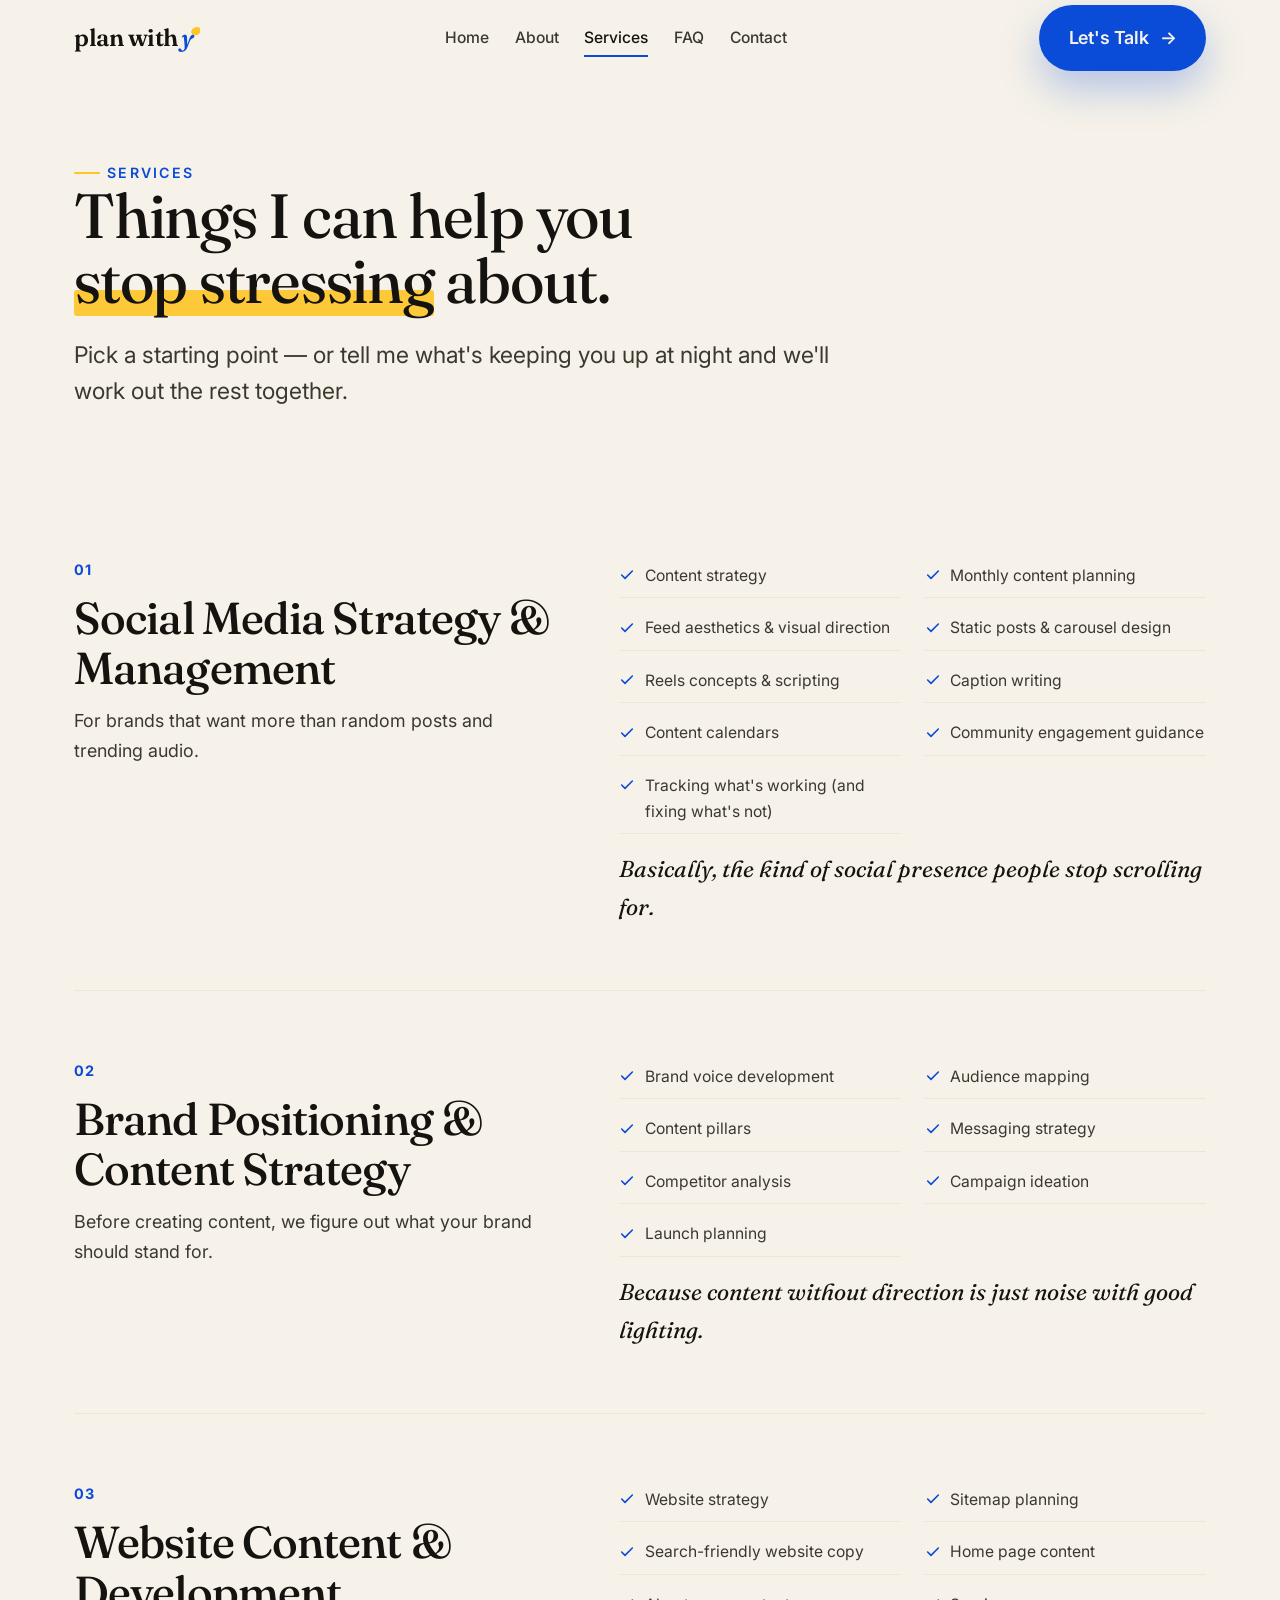
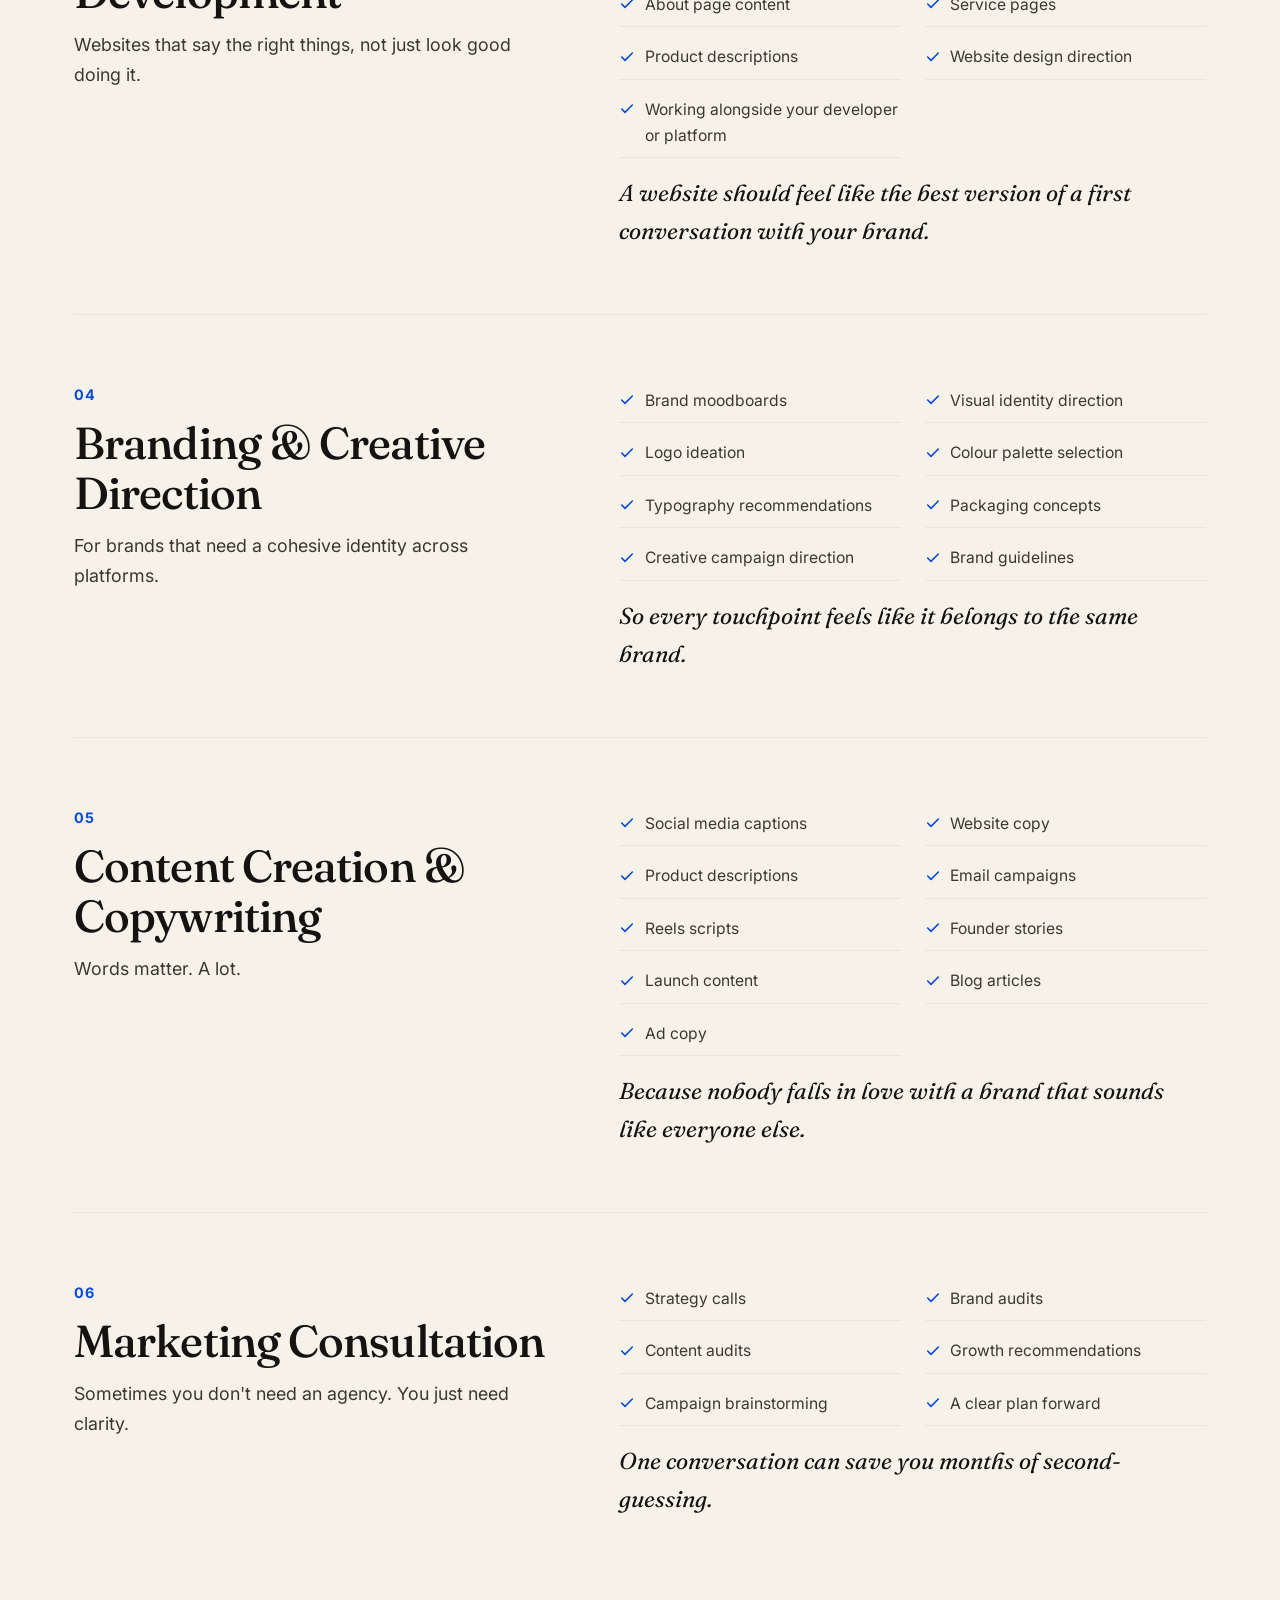
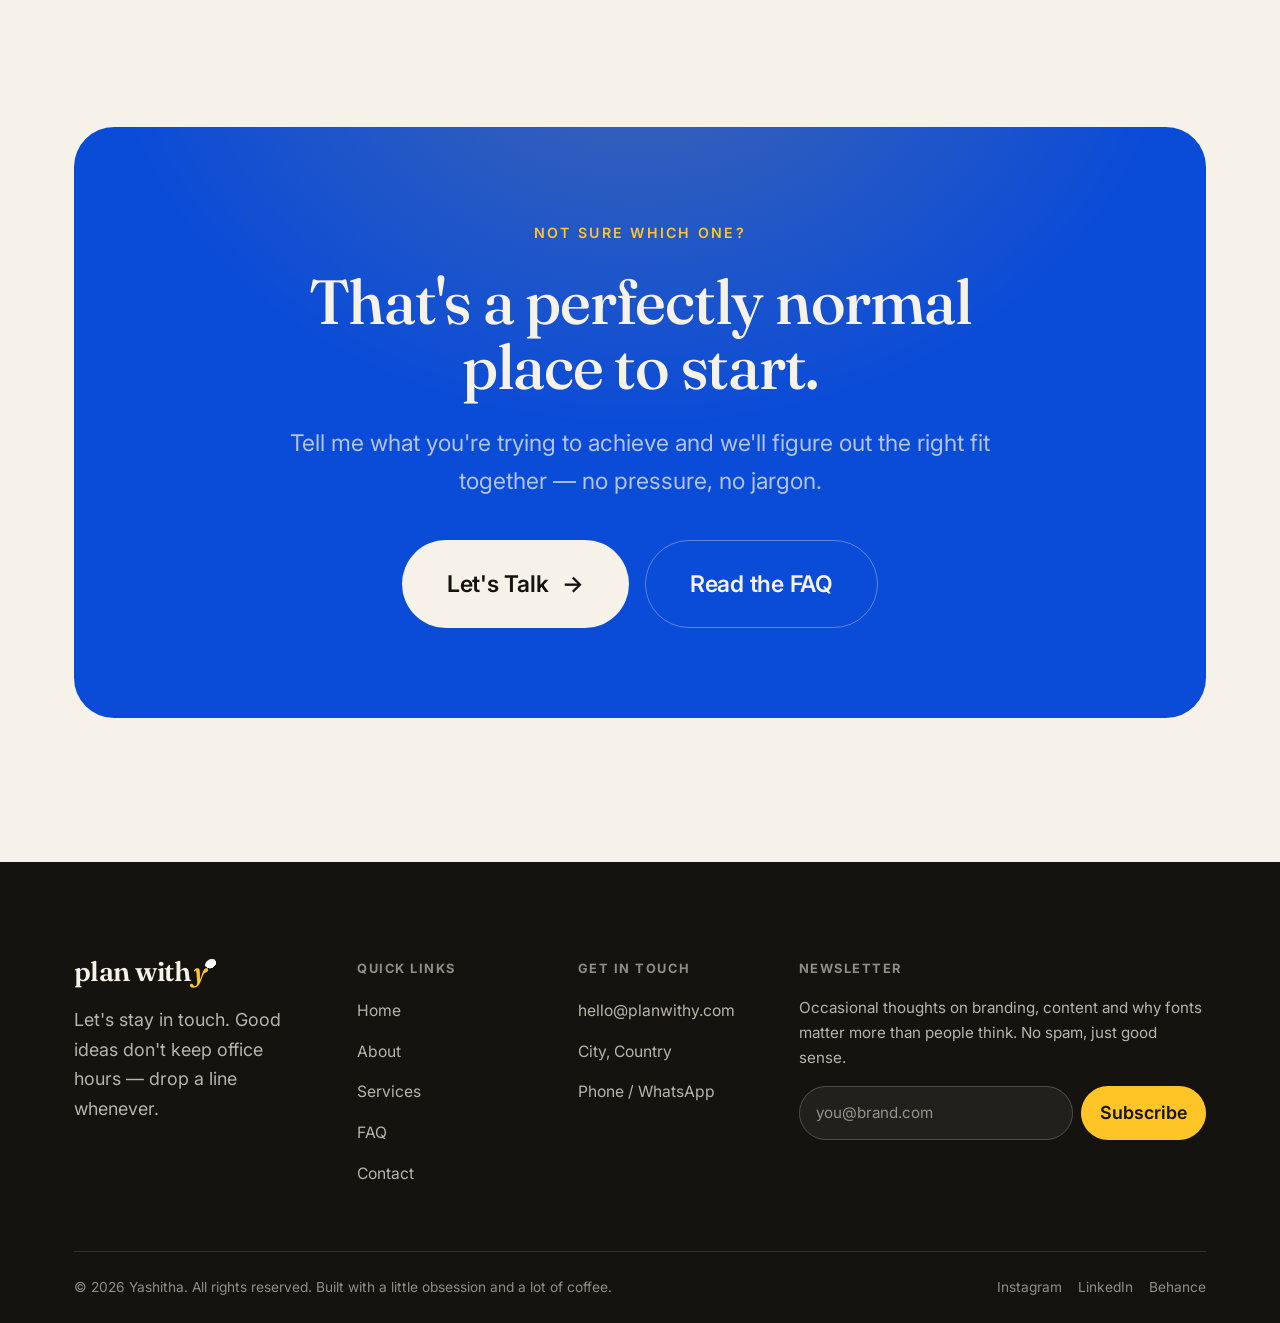
<file: light-version/services.html>
<!DOCTYPE html>
<html lang="en">
<head>
  <meta charset="UTF-8" />
  <meta name="viewport" content="width=device-width, initial-scale=1.0" />

  <title>Services — Branding, Social, Content & Strategy | Plan with Y</title>
  <meta name="description" content="Things I can help you stop stressing about: social media strategy, brand positioning, website content, branding & creative direction, copywriting and marketing consultation." />
  <link rel="canonical" href="https://planwithy.com/services.html" />
  <meta name="theme-color" content="#F6F2E9" />

  <meta property="og:type" content="website" />
  <meta property="og:site_name" content="Plan with Y" />
  <meta property="og:title" content="Services | Plan with Y" />
  <meta property="og:description" content="If it involves building a brand people remember, we're probably going to get along." />
  <meta property="og:url" content="https://planwithy.com/services.html" />
  <meta property="og:image" content="https://planwithy.com/assets/img/planwithy-logo.png" />
  <meta name="twitter:card" content="summary_large_image" />

  <link rel="preconnect" href="https://fonts.googleapis.com" />
  <link rel="preconnect" href="https://fonts.gstatic.com" crossorigin />
  <link href="https://fonts.googleapis.com/css2?family=Fraunces:ital,opsz,wght@0,9..144,400..600;1,9..144,400..600&family=Inter:wght@400;500;600;700&display=swap" rel="stylesheet" />
  <link rel="icon" type="image/png" href="assets/img/planwithy-logo.png" />
  <link rel="stylesheet" href="assets/css/styles.css" />

  <script type="application/ld+json">
  {
    "@context": "https://schema.org",
    "@type": "OfferCatalog",
    "name": "Plan with Y — Services",
    "url": "https://planwithy.com/services.html",
    "itemListElement": [
      {"@type":"Offer","itemOffered":{"@type":"Service","name":"Social Media Strategy & Management"}},
      {"@type":"Offer","itemOffered":{"@type":"Service","name":"Brand Positioning & Content Strategy"}},
      {"@type":"Offer","itemOffered":{"@type":"Service","name":"Website Content & Development"}},
      {"@type":"Offer","itemOffered":{"@type":"Service","name":"Branding & Creative Direction"}},
      {"@type":"Offer","itemOffered":{"@type":"Service","name":"Content Creation & Copywriting"}},
      {"@type":"Offer","itemOffered":{"@type":"Service","name":"Marketing Consultation"}}
    ]
  }
  </script>
</head>
<body>
  <a class="skip-link" href="#main">Skip to content</a>

  <header class="site-header">
    <div class="container nav">
      <a href="index.html" class="wordmark" aria-label="Plan with Y — home">plan with <span class="wm-y">y</span></a>
      <nav class="nav-links" aria-label="Primary">
        <a href="index.html">Home</a>
        <a href="about.html">About</a>
        <a href="services.html" aria-current="page">Services</a>
        <a href="faq.html">FAQ</a>
        <a href="contact.html">Contact</a>
      </nav>
      <div class="nav-cta">
        <a href="contact.html" class="btn btn--primary">Let's Talk <span class="arrow" aria-hidden="true">→</span></a>
      </div>
      <button class="nav-toggle" aria-label="Open menu" aria-expanded="false" aria-controls="mobile-menu">
        <span></span><span></span><span></span>
      </button>
    </div>
  </header>

  <div class="mobile-menu" id="mobile-menu">
    <a class="m-link" href="index.html"><span class="num">01</span>Home</a>
    <a class="m-link" href="about.html"><span class="num">02</span>About</a>
    <a class="m-link" href="services.html"><span class="num">03</span>Services</a>
    <a class="m-link" href="faq.html"><span class="num">04</span>FAQ</a>
    <a class="m-link" href="contact.html"><span class="num">05</span>Contact</a>
    <a href="contact.html" class="btn btn--primary btn--lg">Let's Talk <span class="arrow" aria-hidden="true">→</span></a>
  </div>

  <main id="main">

    <section class="page-hero">
      <div class="container">
        <span class="eyebrow" data-reveal>Services</span>
        <h1 data-reveal data-reveal-delay="1">Things I can help you <span class="underline-y">stop stressing</span> about.</h1>
        <p class="lead" data-reveal data-reveal-delay="2">Pick a starting point — or tell me what's keeping you up at night and we'll work out the rest together.</p>
      </div>
    </section>

    <section class="section" style="padding-top:1rem;">
      <div class="container">

        <!-- 01 SOCIAL -->
        <article class="service-block" id="social">
          <div class="service-block__head" data-reveal>
            <span class="service-card__num">01</span>
            <h3>Social Media Strategy &amp; Management</h3>
            <p>For brands that want more than random posts and trending audio.</p>
          </div>
          <div data-reveal data-reveal-delay="1">
            <ul class="service-block__includes">
              <li><svg width="16" height="16" viewBox="0 0 24 24" fill="none" stroke="currentColor" stroke-width="2.4" stroke-linecap="round" stroke-linejoin="round"><path d="M20 6 9 17l-5-5"/></svg>Content strategy</li>
              <li><svg width="16" height="16" viewBox="0 0 24 24" fill="none" stroke="currentColor" stroke-width="2.4" stroke-linecap="round" stroke-linejoin="round"><path d="M20 6 9 17l-5-5"/></svg>Monthly content planning</li>
              <li><svg width="16" height="16" viewBox="0 0 24 24" fill="none" stroke="currentColor" stroke-width="2.4" stroke-linecap="round" stroke-linejoin="round"><path d="M20 6 9 17l-5-5"/></svg>Feed aesthetics &amp; visual direction</li>
              <li><svg width="16" height="16" viewBox="0 0 24 24" fill="none" stroke="currentColor" stroke-width="2.4" stroke-linecap="round" stroke-linejoin="round"><path d="M20 6 9 17l-5-5"/></svg>Static posts &amp; carousel design</li>
              <li><svg width="16" height="16" viewBox="0 0 24 24" fill="none" stroke="currentColor" stroke-width="2.4" stroke-linecap="round" stroke-linejoin="round"><path d="M20 6 9 17l-5-5"/></svg>Reels concepts &amp; scripting</li>
              <li><svg width="16" height="16" viewBox="0 0 24 24" fill="none" stroke="currentColor" stroke-width="2.4" stroke-linecap="round" stroke-linejoin="round"><path d="M20 6 9 17l-5-5"/></svg>Caption writing</li>
              <li><svg width="16" height="16" viewBox="0 0 24 24" fill="none" stroke="currentColor" stroke-width="2.4" stroke-linecap="round" stroke-linejoin="round"><path d="M20 6 9 17l-5-5"/></svg>Content calendars</li>
              <li><svg width="16" height="16" viewBox="0 0 24 24" fill="none" stroke="currentColor" stroke-width="2.4" stroke-linecap="round" stroke-linejoin="round"><path d="M20 6 9 17l-5-5"/></svg>Community engagement guidance</li>
              <li><svg width="16" height="16" viewBox="0 0 24 24" fill="none" stroke="currentColor" stroke-width="2.4" stroke-linecap="round" stroke-linejoin="round"><path d="M20 6 9 17l-5-5"/></svg>Tracking what's working (and fixing what's not)</li>
            </ul>
            <p class="service-block__close">Basically, the kind of social presence people stop scrolling for.</p>
          </div>
        </article>

        <!-- 02 POSITIONING -->
        <article class="service-block" id="positioning">
          <div class="service-block__head" data-reveal>
            <span class="service-card__num">02</span>
            <h3>Brand Positioning &amp; Content Strategy</h3>
            <p>Before creating content, we figure out what your brand should stand for.</p>
          </div>
          <div data-reveal data-reveal-delay="1">
            <ul class="service-block__includes">
              <li><svg width="16" height="16" viewBox="0 0 24 24" fill="none" stroke="currentColor" stroke-width="2.4" stroke-linecap="round" stroke-linejoin="round"><path d="M20 6 9 17l-5-5"/></svg>Brand voice development</li>
              <li><svg width="16" height="16" viewBox="0 0 24 24" fill="none" stroke="currentColor" stroke-width="2.4" stroke-linecap="round" stroke-linejoin="round"><path d="M20 6 9 17l-5-5"/></svg>Audience mapping</li>
              <li><svg width="16" height="16" viewBox="0 0 24 24" fill="none" stroke="currentColor" stroke-width="2.4" stroke-linecap="round" stroke-linejoin="round"><path d="M20 6 9 17l-5-5"/></svg>Content pillars</li>
              <li><svg width="16" height="16" viewBox="0 0 24 24" fill="none" stroke="currentColor" stroke-width="2.4" stroke-linecap="round" stroke-linejoin="round"><path d="M20 6 9 17l-5-5"/></svg>Messaging strategy</li>
              <li><svg width="16" height="16" viewBox="0 0 24 24" fill="none" stroke="currentColor" stroke-width="2.4" stroke-linecap="round" stroke-linejoin="round"><path d="M20 6 9 17l-5-5"/></svg>Competitor analysis</li>
              <li><svg width="16" height="16" viewBox="0 0 24 24" fill="none" stroke="currentColor" stroke-width="2.4" stroke-linecap="round" stroke-linejoin="round"><path d="M20 6 9 17l-5-5"/></svg>Campaign ideation</li>
              <li><svg width="16" height="16" viewBox="0 0 24 24" fill="none" stroke="currentColor" stroke-width="2.4" stroke-linecap="round" stroke-linejoin="round"><path d="M20 6 9 17l-5-5"/></svg>Launch planning</li>
            </ul>
            <p class="service-block__close">Because content without direction is just noise with good lighting.</p>
          </div>
        </article>

        <!-- 03 WEBSITE -->
        <article class="service-block" id="website">
          <div class="service-block__head" data-reveal>
            <span class="service-card__num">03</span>
            <h3>Website Content &amp; Development</h3>
            <p>Websites that say the right things, not just look good doing it.</p>
          </div>
          <div data-reveal data-reveal-delay="1">
            <ul class="service-block__includes">
              <li><svg width="16" height="16" viewBox="0 0 24 24" fill="none" stroke="currentColor" stroke-width="2.4" stroke-linecap="round" stroke-linejoin="round"><path d="M20 6 9 17l-5-5"/></svg>Website strategy</li>
              <li><svg width="16" height="16" viewBox="0 0 24 24" fill="none" stroke="currentColor" stroke-width="2.4" stroke-linecap="round" stroke-linejoin="round"><path d="M20 6 9 17l-5-5"/></svg>Sitemap planning</li>
              <li><svg width="16" height="16" viewBox="0 0 24 24" fill="none" stroke="currentColor" stroke-width="2.4" stroke-linecap="round" stroke-linejoin="round"><path d="M20 6 9 17l-5-5"/></svg>Search-friendly website copy</li>
              <li><svg width="16" height="16" viewBox="0 0 24 24" fill="none" stroke="currentColor" stroke-width="2.4" stroke-linecap="round" stroke-linejoin="round"><path d="M20 6 9 17l-5-5"/></svg>Home page content</li>
              <li><svg width="16" height="16" viewBox="0 0 24 24" fill="none" stroke="currentColor" stroke-width="2.4" stroke-linecap="round" stroke-linejoin="round"><path d="M20 6 9 17l-5-5"/></svg>About page content</li>
              <li><svg width="16" height="16" viewBox="0 0 24 24" fill="none" stroke="currentColor" stroke-width="2.4" stroke-linecap="round" stroke-linejoin="round"><path d="M20 6 9 17l-5-5"/></svg>Service pages</li>
              <li><svg width="16" height="16" viewBox="0 0 24 24" fill="none" stroke="currentColor" stroke-width="2.4" stroke-linecap="round" stroke-linejoin="round"><path d="M20 6 9 17l-5-5"/></svg>Product descriptions</li>
              <li><svg width="16" height="16" viewBox="0 0 24 24" fill="none" stroke="currentColor" stroke-width="2.4" stroke-linecap="round" stroke-linejoin="round"><path d="M20 6 9 17l-5-5"/></svg>Website design direction</li>
              <li><svg width="16" height="16" viewBox="0 0 24 24" fill="none" stroke="currentColor" stroke-width="2.4" stroke-linecap="round" stroke-linejoin="round"><path d="M20 6 9 17l-5-5"/></svg>Working alongside your developer or platform</li>
            </ul>
            <p class="service-block__close">A website should feel like the best version of a first conversation with your brand.</p>
          </div>
        </article>

        <!-- 04 BRANDING -->
        <article class="service-block" id="branding">
          <div class="service-block__head" data-reveal>
            <span class="service-card__num">04</span>
            <h3>Branding &amp; Creative Direction</h3>
            <p>For brands that need a cohesive identity across platforms.</p>
          </div>
          <div data-reveal data-reveal-delay="1">
            <ul class="service-block__includes">
              <li><svg width="16" height="16" viewBox="0 0 24 24" fill="none" stroke="currentColor" stroke-width="2.4" stroke-linecap="round" stroke-linejoin="round"><path d="M20 6 9 17l-5-5"/></svg>Brand moodboards</li>
              <li><svg width="16" height="16" viewBox="0 0 24 24" fill="none" stroke="currentColor" stroke-width="2.4" stroke-linecap="round" stroke-linejoin="round"><path d="M20 6 9 17l-5-5"/></svg>Visual identity direction</li>
              <li><svg width="16" height="16" viewBox="0 0 24 24" fill="none" stroke="currentColor" stroke-width="2.4" stroke-linecap="round" stroke-linejoin="round"><path d="M20 6 9 17l-5-5"/></svg>Logo ideation</li>
              <li><svg width="16" height="16" viewBox="0 0 24 24" fill="none" stroke="currentColor" stroke-width="2.4" stroke-linecap="round" stroke-linejoin="round"><path d="M20 6 9 17l-5-5"/></svg>Colour palette selection</li>
              <li><svg width="16" height="16" viewBox="0 0 24 24" fill="none" stroke="currentColor" stroke-width="2.4" stroke-linecap="round" stroke-linejoin="round"><path d="M20 6 9 17l-5-5"/></svg>Typography recommendations</li>
              <li><svg width="16" height="16" viewBox="0 0 24 24" fill="none" stroke="currentColor" stroke-width="2.4" stroke-linecap="round" stroke-linejoin="round"><path d="M20 6 9 17l-5-5"/></svg>Packaging concepts</li>
              <li><svg width="16" height="16" viewBox="0 0 24 24" fill="none" stroke="currentColor" stroke-width="2.4" stroke-linecap="round" stroke-linejoin="round"><path d="M20 6 9 17l-5-5"/></svg>Creative campaign direction</li>
              <li><svg width="16" height="16" viewBox="0 0 24 24" fill="none" stroke="currentColor" stroke-width="2.4" stroke-linecap="round" stroke-linejoin="round"><path d="M20 6 9 17l-5-5"/></svg>Brand guidelines</li>
            </ul>
            <p class="service-block__close">So every touchpoint feels like it belongs to the same brand.</p>
          </div>
        </article>

        <!-- 05 COPY -->
        <article class="service-block" id="copy">
          <div class="service-block__head" data-reveal>
            <span class="service-card__num">05</span>
            <h3>Content Creation &amp; Copywriting</h3>
            <p>Words matter. A lot.</p>
          </div>
          <div data-reveal data-reveal-delay="1">
            <ul class="service-block__includes">
              <li><svg width="16" height="16" viewBox="0 0 24 24" fill="none" stroke="currentColor" stroke-width="2.4" stroke-linecap="round" stroke-linejoin="round"><path d="M20 6 9 17l-5-5"/></svg>Social media captions</li>
              <li><svg width="16" height="16" viewBox="0 0 24 24" fill="none" stroke="currentColor" stroke-width="2.4" stroke-linecap="round" stroke-linejoin="round"><path d="M20 6 9 17l-5-5"/></svg>Website copy</li>
              <li><svg width="16" height="16" viewBox="0 0 24 24" fill="none" stroke="currentColor" stroke-width="2.4" stroke-linecap="round" stroke-linejoin="round"><path d="M20 6 9 17l-5-5"/></svg>Product descriptions</li>
              <li><svg width="16" height="16" viewBox="0 0 24 24" fill="none" stroke="currentColor" stroke-width="2.4" stroke-linecap="round" stroke-linejoin="round"><path d="M20 6 9 17l-5-5"/></svg>Email campaigns</li>
              <li><svg width="16" height="16" viewBox="0 0 24 24" fill="none" stroke="currentColor" stroke-width="2.4" stroke-linecap="round" stroke-linejoin="round"><path d="M20 6 9 17l-5-5"/></svg>Reels scripts</li>
              <li><svg width="16" height="16" viewBox="0 0 24 24" fill="none" stroke="currentColor" stroke-width="2.4" stroke-linecap="round" stroke-linejoin="round"><path d="M20 6 9 17l-5-5"/></svg>Founder stories</li>
              <li><svg width="16" height="16" viewBox="0 0 24 24" fill="none" stroke="currentColor" stroke-width="2.4" stroke-linecap="round" stroke-linejoin="round"><path d="M20 6 9 17l-5-5"/></svg>Launch content</li>
              <li><svg width="16" height="16" viewBox="0 0 24 24" fill="none" stroke="currentColor" stroke-width="2.4" stroke-linecap="round" stroke-linejoin="round"><path d="M20 6 9 17l-5-5"/></svg>Blog articles</li>
              <li><svg width="16" height="16" viewBox="0 0 24 24" fill="none" stroke="currentColor" stroke-width="2.4" stroke-linecap="round" stroke-linejoin="round"><path d="M20 6 9 17l-5-5"/></svg>Ad copy</li>
            </ul>
            <p class="service-block__close">Because nobody falls in love with a brand that sounds like everyone else.</p>
          </div>
        </article>

        <!-- 06 CONSULTATION -->
        <article class="service-block" id="consultation">
          <div class="service-block__head" data-reveal>
            <span class="service-card__num">06</span>
            <h3>Marketing Consultation</h3>
            <p>Sometimes you don't need an agency. You just need clarity.</p>
          </div>
          <div data-reveal data-reveal-delay="1">
            <ul class="service-block__includes">
              <li><svg width="16" height="16" viewBox="0 0 24 24" fill="none" stroke="currentColor" stroke-width="2.4" stroke-linecap="round" stroke-linejoin="round"><path d="M20 6 9 17l-5-5"/></svg>Strategy calls</li>
              <li><svg width="16" height="16" viewBox="0 0 24 24" fill="none" stroke="currentColor" stroke-width="2.4" stroke-linecap="round" stroke-linejoin="round"><path d="M20 6 9 17l-5-5"/></svg>Brand audits</li>
              <li><svg width="16" height="16" viewBox="0 0 24 24" fill="none" stroke="currentColor" stroke-width="2.4" stroke-linecap="round" stroke-linejoin="round"><path d="M20 6 9 17l-5-5"/></svg>Content audits</li>
              <li><svg width="16" height="16" viewBox="0 0 24 24" fill="none" stroke="currentColor" stroke-width="2.4" stroke-linecap="round" stroke-linejoin="round"><path d="M20 6 9 17l-5-5"/></svg>Growth recommendations</li>
              <li><svg width="16" height="16" viewBox="0 0 24 24" fill="none" stroke="currentColor" stroke-width="2.4" stroke-linecap="round" stroke-linejoin="round"><path d="M20 6 9 17l-5-5"/></svg>Campaign brainstorming</li>
              <li><svg width="16" height="16" viewBox="0 0 24 24" fill="none" stroke="currentColor" stroke-width="2.4" stroke-linecap="round" stroke-linejoin="round"><path d="M20 6 9 17l-5-5"/></svg>A clear plan forward</li>
            </ul>
            <p class="service-block__close">One conversation can save you months of second-guessing.</p>
          </div>
        </article>

      </div>
    </section>

    <!-- CLOSING -->
    <section class="section cta-band" style="padding-top:0;">
      <div class="container">
        <div class="cta-card" data-reveal>
          <span class="eyebrow eyebrow--center" style="color:var(--yellow);">Not sure which one?</span>
          <h2 class="mt-md">That's a perfectly normal place to start.</h2>
          <p>Tell me what you're trying to achieve and we'll figure out the right fit together — no pressure, no jargon.</p>
          <div class="cta-card__actions">
            <a href="contact.html" class="btn btn--on-dark btn--lg">Let's Talk <span class="arrow" aria-hidden="true">→</span></a>
            <a href="faq.html" class="btn btn--ghost-light btn--lg">Read the FAQ</a>
          </div>
        </div>
      </div>
    </section>

  </main>

  <footer class="site-footer">
    <div class="container">
      <div class="footer-top">
        <div class="footer-brand">
          <span class="wordmark wordmark--light">plan with <span class="wm-y">y</span></span>
          <p>Let's stay in touch. Good ideas don't keep office hours — drop a line whenever.</p>
        </div>
        <div class="footer-col">
          <h5>Quick Links</h5>
          <ul>
            <li><a href="index.html">Home</a></li>
            <li><a href="about.html">About</a></li>
            <li><a href="services.html">Services</a></li>
            <li><a href="faq.html">FAQ</a></li>
            <li><a href="contact.html">Contact</a></li>
          </ul>
        </div>
        <div class="footer-col">
          <h5>Get in Touch</h5>
          <ul>
            <li><a href="mailto:hello@planwithy.com">hello@planwithy.com</a></li>
            <li><span>City, Country</span></li>
            <li><a href="https://wa.me/" rel="noopener">Phone / WhatsApp</a></li>
          </ul>
        </div>
        <div class="footer-col footer-news">
          <h5>Newsletter</h5>
          <p>Occasional thoughts on branding, content and why fonts matter more than people think. No spam, just good sense.</p>
          <form class="news-form" aria-label="Newsletter signup">
            <input type="email" placeholder="you@brand.com" aria-label="Email address" required />
            <button type="submit">Subscribe</button>
          </form>
        </div>
      </div>
      <div class="footer-bottom">
        <span>© <span data-year>2026</span> Yashitha. All rights reserved. Built with a little obsession and a lot of coffee.</span>
        <div class="socials">
          <a href="https://instagram.com/" rel="noopener">Instagram</a>
          <a href="https://linkedin.com/" rel="noopener">LinkedIn</a>
          <a href="https://behance.net/" rel="noopener">Behance</a>
        </div>
      </div>
    </div>
  </footer>

  <script src="assets/js/main.js" defer></script>
</body>
</html>
</file>
<file: assets/css/styles.css>
/* ==========================================================================
   PLAN WITH Y — Design System
   Brand palette (locked): Ivory #F6F2E9 · Electric Blue #0A4BD8 ·
   Citrus Yellow #FFC526 · Rich Black #000000
   ========================================================================== */

/* -------------------------------------------------------------------------- */
/* 1. TOKENS                                                                   */
/* -------------------------------------------------------------------------- */
:root {
  /* Brand — exact palette, nothing invented */
  --ivory:        #F6F2E9;
  --blue:         #0A4BD8;
  --yellow:       #FFC526;
  --black:        #000000;

  /* Tints & shades derived strictly from brand hues */
  --ivory-50:     #FBF9F4;   /* lifted ivory for cards on ivory */
  --ivory-200:    #ECE6D7;   /* hairlines / borders on ivory */
  --ivory-300:    #DED6C2;   /* stronger border */
  --blue-700:     #0838A8;   /* hover */
  --blue-900:     #062A7A;   /* deep blue surfaces */
  --blue-950:     #041C54;   /* near-black blue for dark sections */
  --yellow-600:   #E9AE0E;   /* yellow hover */

  /* Ink / text hierarchy (warm blacks, never pure grey-blue) */
  --ink:          #14130F;   /* primary text */
  --ink-soft:     #3A382F;   /* secondary text */
  --ink-muted:    #6B6757;   /* tertiary / captions */
  --on-dark:      #F6F2E9;   /* text on dark/blue surfaces */
  --on-dark-soft: rgba(246,242,233,0.72);
  --on-dark-mut:  rgba(246,242,233,0.55);

  /* Semantic surfaces */
  --bg:           var(--ivory);
  --surface:      var(--ivory-50);
  --surface-card: #FFFFFF;
  --border:       var(--ivory-200);
  --border-strong:var(--ivory-300);

  /* Typography */
  --font-display: "Fraunces", "Georgia", serif;
  --font-sans:    "Inter", system-ui, -apple-system, "Segoe UI", sans-serif;

  /* Fluid type scale (clamp: min, vw, max) */
  --step--1: clamp(0.82rem, 0.79rem + 0.12vw, 0.9rem);
  --step-0:  clamp(1rem, 0.96rem + 0.2vw, 1.125rem);
  --step-1:  clamp(1.2rem, 1.12rem + 0.4vw, 1.5rem);
  --step-2:  clamp(1.5rem, 1.34rem + 0.8vw, 2.1rem);
  --step-3:  clamp(1.9rem, 1.6rem + 1.5vw, 3rem);
  --step-4:  clamp(2.4rem, 1.9rem + 2.5vw, 4.2rem);
  --step-5:  clamp(2.9rem, 2.1rem + 4vw, 5.6rem);

  /* Spacing scale */
  --space-2xs: 0.5rem;
  --space-xs:  0.75rem;
  --space-sm:  1rem;
  --space-md:  1.5rem;
  --space-lg:  2.5rem;
  --space-xl:  4rem;
  --space-2xl: 6rem;
  --space-3xl: 9rem;

  /* Layout */
  --container: 1180px;
  --container-narrow: 760px;
  --radius-sm: 10px;
  --radius:    18px;
  --radius-lg: 28px;
  --radius-xl: 40px;

  /* Elevation (warm, soft, premium — never harsh) */
  --shadow-xs: 0 1px 2px rgba(20,19,15,0.04);
  --shadow-sm: 0 4px 14px rgba(20,19,15,0.06);
  --shadow:    0 14px 40px rgba(20,19,15,0.08);
  --shadow-lg: 0 30px 70px rgba(20,19,15,0.12);
  --shadow-blue: 0 18px 40px rgba(10,75,216,0.28);

  /* Motion */
  --ease: cubic-bezier(0.22, 1, 0.36, 1);
  --ease-out: cubic-bezier(0.16, 1, 0.3, 1);
  --dur: 0.6s;

  --header-h: 76px;
}

/* -------------------------------------------------------------------------- */
/* 2. RESET                                                                    */
/* -------------------------------------------------------------------------- */
*, *::before, *::after { box-sizing: border-box; }
* { margin: 0; }
html { -webkit-text-size-adjust: 100%; scroll-behavior: smooth; scroll-padding-top: calc(var(--header-h) + 1.5rem); }
@media (prefers-reduced-motion: reduce) { html { scroll-behavior: auto; } }

::selection { background: var(--blue); color: var(--ivory); }

body {
  font-family: var(--font-sans);
  font-size: var(--step-0);
  line-height: 1.65;
  color: var(--ink);
  background: var(--bg);
  -webkit-font-smoothing: antialiased;
  text-rendering: optimizeLegibility;
  overflow-x: hidden;
}

img, picture, svg { display: block; max-width: 100%; }
a { color: inherit; text-decoration: none; }
button, input, textarea, select { font: inherit; color: inherit; }
ul { list-style: none; padding: 0; }
:focus-visible {
  outline: 3px solid var(--blue);
  outline-offset: 3px;
  border-radius: 4px;
}

/* -------------------------------------------------------------------------- */
/* 3. TYPOGRAPHY                                                               */
/* -------------------------------------------------------------------------- */
h1, h2, h3, h4 {
  font-family: var(--font-display);
  font-weight: 500;
  line-height: 1.04;
  letter-spacing: -0.02em;
  color: var(--ink);
  font-optical-sizing: auto;
}
h1 { font-size: var(--step-5); font-weight: 460; }
h2 { font-size: var(--step-4); }
h3 { font-size: var(--step-2); line-height: 1.12; }
h4 { font-size: var(--step-1); line-height: 1.2; }

p { color: var(--ink-soft); }
strong { color: var(--ink); font-weight: 600; }

.eyebrow {
  display: inline-flex;
  align-items: center;
  gap: 0.5em;
  font-family: var(--font-sans);
  font-size: var(--step--1);
  font-weight: 600;
  letter-spacing: 0.16em;
  text-transform: uppercase;
  color: var(--blue);
}
.eyebrow::before {
  content: "";
  width: 26px; height: 2px;
  background: var(--yellow);
  border-radius: 2px;
}
.eyebrow--center::before { display: none; }

.lead { font-size: var(--step-1); color: var(--ink-soft); line-height: 1.55; }
.text-muted { color: var(--ink-muted); }

/* serif accent inside headings */
.accent-blue  { color: var(--blue); }
.accent-ital  { font-style: italic; }
.underline-y {
  position: relative;
  white-space: nowrap;
}
.underline-y::after {
  content: "";
  position: absolute;
  left: 0; right: 0; bottom: 0.04em;
  height: 0.42em;
  background: var(--yellow);
  z-index: -1;
  border-radius: 3px;
  opacity: 0.9;
}

/* -------------------------------------------------------------------------- */
/* 4. LAYOUT                                                                   */
/* -------------------------------------------------------------------------- */
.container { width: 100%; max-width: var(--container); margin-inline: auto; padding-inline: var(--space-md); }
.container-narrow { max-width: var(--container-narrow); }

.section { padding-block: var(--space-3xl); }
.section--sm { padding-block: var(--space-2xl); }
@media (max-width: 720px) {
  .section { padding-block: var(--space-2xl); }
  .section--sm { padding-block: var(--space-xl); }
}

.section-head { max-width: 720px; margin-bottom: var(--space-xl); }
.section-head--center { margin-inline: auto; text-align: center; }
.section-head .eyebrow { margin-bottom: var(--space-sm); }
.section-head p { margin-top: var(--space-sm); font-size: var(--step-1); color: var(--ink-soft); }

.grid { display: grid; gap: var(--space-md); }

/* skip link */
.skip-link {
  position: absolute; left: 50%; top: -100px; transform: translateX(-50%);
  background: var(--blue); color: var(--ivory); padding: 0.7rem 1.2rem;
  border-radius: 0 0 var(--radius-sm) var(--radius-sm); z-index: 200;
  transition: top 0.2s var(--ease);
}
.skip-link:focus { top: 0; }

/* -------------------------------------------------------------------------- */
/* 5. BUTTONS                                                                  */
/* -------------------------------------------------------------------------- */
.btn {
  display: inline-flex; align-items: center; justify-content: center;
  gap: 0.6em;
  font-family: var(--font-sans);
  font-size: var(--step-0);
  font-weight: 600;
  letter-spacing: -0.01em;
  padding: 0.95em 1.6em;
  border-radius: 100px;
  border: 1.5px solid transparent;
  cursor: pointer;
  transition: transform 0.35s var(--ease), background 0.3s var(--ease),
              box-shadow 0.35s var(--ease), color 0.3s var(--ease), border-color 0.3s var(--ease);
  will-change: transform;
  white-space: nowrap;
}
.btn:active { transform: translateY(1px) scale(0.99); }
.btn .arrow { transition: transform 0.35s var(--ease); }
.btn:hover .arrow { transform: translateX(4px); }

.btn--primary { background: var(--blue); color: var(--ivory); box-shadow: var(--shadow-blue); }
.btn--primary:hover { background: var(--blue-700); transform: translateY(-2px); box-shadow: 0 24px 50px rgba(10,75,216,0.34); }

.btn--dark { background: var(--ink); color: var(--ivory); }
.btn--dark:hover { background: #000; transform: translateY(-2px); box-shadow: var(--shadow-lg); }

.btn--ghost { background: transparent; color: var(--ink); border-color: var(--border-strong); }
.btn--ghost:hover { border-color: var(--ink); transform: translateY(-2px); }

.btn--on-dark { background: var(--ivory); color: var(--ink); }
.btn--on-dark:hover { background: #fff; transform: translateY(-2px); box-shadow: var(--shadow-lg); }

.btn--ghost-light { background: transparent; color: var(--ivory); border-color: rgba(246,242,233,0.35); }
.btn--ghost-light:hover { border-color: var(--ivory); background: rgba(246,242,233,0.06); transform: translateY(-2px); }

.btn--yellow { background: var(--yellow); color: var(--ink); }
.btn--yellow:hover { background: var(--yellow-600); transform: translateY(-2px); box-shadow: 0 20px 44px rgba(255,197,38,0.4); }

.btn--lg { font-size: var(--step-1); padding: 1.05em 1.9em; }
.btn--block { width: 100%; }

/* text link with animated underline */
.link-arrow {
  display: inline-flex; align-items: center; gap: 0.45em;
  font-weight: 600; color: var(--blue);
  position: relative;
}
.link-arrow::after {
  content: ""; position: absolute; left: 0; right: 1.4em; bottom: -2px;
  height: 2px; background: var(--blue);
  transform: scaleX(0); transform-origin: left; transition: transform 0.4s var(--ease);
}
.link-arrow:hover::after { transform: scaleX(1); }
.link-arrow .arrow { transition: transform 0.35s var(--ease); }
.link-arrow:hover .arrow { transform: translateX(4px); }

/* -------------------------------------------------------------------------- */
/* 6. HEADER / NAV                                                             */
/* -------------------------------------------------------------------------- */
.site-header {
  position: fixed; inset: 0 0 auto 0; z-index: 100;
  height: var(--header-h);
  display: flex; align-items: center;
  transition: background 0.4s var(--ease), box-shadow 0.4s var(--ease),
              backdrop-filter 0.4s var(--ease), height 0.4s var(--ease);
}
.site-header.is-scrolled {
  background: rgba(246,242,233,0.82);
  backdrop-filter: saturate(180%) blur(18px);
  -webkit-backdrop-filter: saturate(180%) blur(18px);
  box-shadow: 0 1px 0 var(--border), var(--shadow-sm);
}
.nav { display: flex; align-items: center; justify-content: space-between; width: 100%; }

/* Adaptive CSS wordmark (theme-aware; preserves logo identity on any bg) */
.wordmark {
  font-family: var(--font-display);
  font-weight: 600;
  font-size: 1.5rem;
  letter-spacing: -0.02em;
  line-height: 1;
  color: var(--ink);
  display: inline-flex; align-items: baseline; gap: 0.12em;
}
.wordmark .wm-y {
  color: var(--blue);
  font-style: italic;
  position: relative;
}
.wordmark .wm-y::after {
  content: "";
  position: absolute; right: -0.42em; top: 0.05em;
  width: 0.5em; height: 0.5em;
  background:
    radial-gradient(circle at 30% 30%, var(--yellow) 0 42%, transparent 43%) no-repeat;
  border-radius: 50%;
  transform: rotate(15deg);
}
.wordmark--light { color: var(--ivory); }
.wordmark--light .wm-y { color: var(--yellow); }
.wordmark--light .wm-y::after { background: radial-gradient(circle at 30% 30%, #fff 0 42%, transparent 43%); }

.nav-links { display: flex; align-items: center; gap: clamp(1.2rem, 2vw, 2.2rem); }
.nav-links a {
  font-size: 0.98rem; font-weight: 500; color: var(--ink-soft);
  position: relative; padding: 0.25rem 0;
  transition: color 0.25s var(--ease);
}
.nav-links a::after {
  content: ""; position: absolute; left: 0; bottom: -2px; width: 100%; height: 2px;
  background: var(--blue); transform: scaleX(0); transform-origin: left;
  transition: transform 0.35s var(--ease);
}
.nav-links a:hover { color: var(--ink); }
.nav-links a:hover::after, .nav-links a[aria-current="page"]::after { transform: scaleX(1); }
.nav-links a[aria-current="page"] { color: var(--ink); }

.nav-cta { display: flex; align-items: center; gap: 1rem; }

.nav-toggle {
  display: none; width: 46px; height: 46px; border: none; background: transparent;
  cursor: pointer; border-radius: 12px; position: relative;
}
.nav-toggle span {
  position: absolute; left: 11px; width: 24px; height: 2px; background: var(--ink);
  border-radius: 2px; transition: transform 0.35s var(--ease), opacity 0.2s var(--ease), top 0.35s var(--ease);
}
.nav-toggle span:nth-child(1) { top: 17px; }
.nav-toggle span:nth-child(2) { top: 23px; }
.nav-toggle span:nth-child(3) { top: 29px; }
.nav-toggle[aria-expanded="true"] span:nth-child(1) { top: 23px; transform: rotate(45deg); }
.nav-toggle[aria-expanded="true"] span:nth-child(2) { opacity: 0; }
.nav-toggle[aria-expanded="true"] span:nth-child(3) { top: 23px; transform: rotate(-45deg); }

@media (max-width: 900px) {
  .nav-toggle { display: block; z-index: 120; }
  .nav-links, .nav-cta .btn { display: none; }
  .mobile-menu .btn { display: inline-flex; }
}

/* Mobile menu */
.mobile-menu {
  position: fixed; inset: 0; z-index: 110;
  background: var(--ivory);
  padding: calc(var(--header-h) + 2rem) var(--space-md) var(--space-xl);
  display: flex; flex-direction: column; gap: 0.5rem;
  transform: translateY(-100%);
  transition: transform 0.5s var(--ease);
  visibility: hidden;
}
.mobile-menu.is-open { transform: translateY(0); visibility: visible; }
.mobile-menu a.m-link {
  font-family: var(--font-display); font-size: var(--step-2); font-weight: 500;
  color: var(--ink); padding: 0.5rem 0; border-bottom: 1px solid var(--border);
}
.mobile-menu a.m-link .num { font-family: var(--font-sans); font-size: 0.8rem; color: var(--blue); font-weight: 600; margin-right: 0.8rem; vertical-align: super; }
.mobile-menu .btn { margin-top: var(--space-md); }
body.menu-open { overflow: hidden; }

/* -------------------------------------------------------------------------- */
/* 7. HERO                                                                     */
/* -------------------------------------------------------------------------- */
.hero {
  position: relative;
  padding-top: calc(var(--header-h) + clamp(2.5rem, 7vw, 6rem));
  padding-bottom: clamp(3rem, 7vw, 6rem);
  overflow: hidden;
}
.hero__inner { position: relative; z-index: 2; max-width: 940px; }
.hero h1 { margin-bottom: var(--space-md); }
.hero .lead { max-width: 620px; margin-bottom: var(--space-lg); }
.hero__actions { display: flex; flex-wrap: wrap; gap: var(--space-sm); align-items: center; }

.hero__meta {
  margin-top: var(--space-xl);
  display: flex; flex-wrap: wrap; gap: var(--space-lg);
  padding-top: var(--space-lg); border-top: 1px solid var(--border);
}
.stat { display: flex; flex-direction: column; gap: 0.1rem; }
.stat__num { font-family: var(--font-display); font-size: var(--step-2); font-weight: 500; color: var(--ink); line-height: 1; }
.stat__num .accent-blue { color: var(--blue); }
.stat__label { font-size: var(--step--1); color: var(--ink-muted); letter-spacing: 0.02em; }

/* floating brand orbs in hero */
.hero__orbs { position: absolute; inset: 0; z-index: 1; pointer-events: none; }
.orb { position: absolute; border-radius: 50%; filter: blur(8px); opacity: 0.5; }
.orb--blue { width: 320px; height: 320px; right: -60px; top: 4%;
  background: radial-gradient(circle at 35% 35%, rgba(10,75,216,0.55), rgba(10,75,216,0)); }
.orb--yellow { width: 240px; height: 240px; right: 22%; bottom: 6%;
  background: radial-gradient(circle at 40% 40%, rgba(255,197,38,0.6), rgba(255,197,38,0)); }
@media (max-width: 760px) { .orb--blue { width: 220px; height: 220px; right: -80px; } .orb--yellow { display: none; } }

/* confetti curl accent (echoes the logo ribbon) */
.confetti { position: absolute; pointer-events: none; opacity: 0.9; }

/* -------------------------------------------------------------------------- */
/* 8. CARDS & SERVICES                                                         */
/* -------------------------------------------------------------------------- */
.card {
  background: var(--surface-card);
  border: 1px solid var(--border);
  border-radius: var(--radius);
  padding: var(--space-lg);
  box-shadow: var(--shadow-xs);
  transition: transform 0.45s var(--ease), box-shadow 0.45s var(--ease), border-color 0.3s var(--ease);
}
.card:hover { transform: translateY(-6px); box-shadow: var(--shadow); border-color: var(--border-strong); }

.services-grid { grid-template-columns: repeat(3, 1fr); }
@media (max-width: 920px) { .services-grid { grid-template-columns: repeat(2, 1fr); } }
@media (max-width: 600px) { .services-grid { grid-template-columns: 1fr; } }

.service-card { display: flex; flex-direction: column; gap: var(--space-sm); position: relative; overflow: hidden; }
.service-card__num {
  font-family: var(--font-sans); font-size: 0.78rem; font-weight: 700; letter-spacing: 0.1em;
  color: var(--blue); display: inline-block;
}
.service-card__icon {
  width: 52px; height: 52px; border-radius: 14px; display: grid; place-items: center;
  background: rgba(10,75,216,0.08); color: var(--blue); margin-bottom: 0.4rem;
  transition: background 0.4s var(--ease), color 0.4s var(--ease), transform 0.4s var(--ease);
}
.service-card:hover .service-card__icon { background: var(--blue); color: var(--ivory); transform: rotate(-6deg) scale(1.05); }
.service-card h3 { font-size: var(--step-1); }
.service-card p { color: var(--ink-soft); font-size: var(--step-0); flex: 1; }
.service-card .link-arrow { margin-top: 0.4rem; }
.service-card__includes { display: flex; flex-direction: column; gap: 0.55rem; margin: 0.6rem 0 0; }
.service-card__includes li { display: flex; gap: 0.6rem; align-items: flex-start; font-size: 0.96rem; color: var(--ink-soft); }
.service-card__includes svg { flex: none; margin-top: 0.28em; color: var(--blue); }

/* full service blocks (services page) */
.service-block {
  display: grid; grid-template-columns: 0.9fr 1.1fr; gap: var(--space-xl);
  align-items: start;
  padding: var(--space-xl) 0;
  border-top: 1px solid var(--border);
}
.service-block:first-of-type { border-top: none; }
.service-block__head { position: sticky; top: calc(var(--header-h) + 2rem); }
.service-block__head .service-card__num { font-size: 0.9rem; }
.service-block__head h3 { font-size: var(--step-3); margin: 0.6rem 0 0.8rem; }
.service-block__head p { font-size: var(--step-0); }
.service-block__includes {
  display: grid; grid-template-columns: 1fr 1fr; gap: 0.5rem 1.5rem;
}
.service-block__includes li { display: flex; gap: 0.6rem; align-items: flex-start; font-size: 0.98rem; color: var(--ink-soft); padding: 0.55rem 0; border-bottom: 1px solid var(--border); }
.service-block__includes svg { flex: none; margin-top: 0.28em; color: var(--blue); }
.service-block__close { grid-column: 1 / -1; font-family: var(--font-display); font-style: italic; font-size: var(--step-1); color: var(--ink); margin-top: var(--space-sm); }
@media (max-width: 860px) {
  .service-block { grid-template-columns: 1fr; gap: var(--space-md); }
  .service-block__head { position: static; }
  .service-block__includes { grid-template-columns: 1fr; }
}

/* -------------------------------------------------------------------------- */
/* 9. SPLIT / ABOUT / FEATURE ROWS                                            */
/* -------------------------------------------------------------------------- */
.split { display: grid; grid-template-columns: 1fr 1fr; gap: var(--space-xl); align-items: center; }
.split--media-right { direction: ltr; }
@media (max-width: 860px) { .split { grid-template-columns: 1fr; gap: var(--space-lg); } }

.media-frame {
  position: relative; border-radius: var(--radius-lg); overflow: hidden;
  background: var(--blue); aspect-ratio: 4 / 5; box-shadow: var(--shadow);
}
.media-frame--portrait { aspect-ratio: 4/5; }
.portrait-placeholder {
  position: absolute; inset: 0;
  background:
    radial-gradient(120% 90% at 70% 10%, rgba(255,197,38,0.25), transparent 55%),
    linear-gradient(160deg, var(--blue) 0%, var(--blue-900) 100%);
  display: grid; place-items: center; color: var(--on-dark);
  text-align: center; padding: var(--space-lg);
}
.portrait-placeholder .pp-mono {
  font-family: var(--font-display); font-style: italic; font-size: clamp(3rem,8vw,5rem);
  color: var(--yellow); line-height: 1;
}
.portrait-placeholder .pp-note { font-size: var(--step--1); color: var(--on-dark-mut); margin-top: 1rem; max-width: 240px; }

/* -------------------------------------------------------------------------- */
/* 10. APPROACH / TWO-COLUMN STATEMENT                                         */
/* -------------------------------------------------------------------------- */
.statement {
  background: var(--ink); color: var(--on-dark);
  border-radius: var(--radius-xl);
  padding: clamp(2.5rem, 6vw, 5rem);
  position: relative; overflow: hidden;
}
.statement::before {
  content: ""; position: absolute; width: 480px; height: 480px; border-radius: 50%;
  right: -140px; top: -160px;
  background: radial-gradient(circle at 40% 40%, rgba(10,75,216,0.6), transparent 60%);
}
.statement::after {
  content: ""; position: absolute; width: 360px; height: 360px; border-radius: 50%;
  left: -120px; bottom: -160px;
  background: radial-gradient(circle at 40% 40%, rgba(255,197,38,0.28), transparent 60%);
}
.statement > * { position: relative; z-index: 1; }
.statement h2 { color: var(--ivory); max-width: 16ch; }
.statement .eyebrow { color: var(--yellow); }
.statement p { color: var(--on-dark-soft); }
.statement .lead { color: var(--on-dark-soft); }

/* -------------------------------------------------------------------------- */
/* 11. APPROACH STEPS (You + Me)                                               */
/* -------------------------------------------------------------------------- */
.duo { display: grid; grid-template-columns: 1fr auto 1fr; gap: var(--space-md); align-items: stretch; }
.duo__card { background: var(--surface-card); border: 1px solid var(--border); border-radius: var(--radius); padding: var(--space-lg); }
.duo__card h4 { font-size: var(--step-1); margin-bottom: 0.6rem; }
.duo__card.is-you { background: var(--ivory-50); }
.duo__card.is-me { background: var(--blue); color: var(--on-dark); border-color: transparent; box-shadow: var(--shadow-blue); }
.duo__card.is-me h4 { color: var(--ivory); }
.duo__card.is-me p, .duo__card.is-me li { color: var(--on-dark-soft); }
.duo__card ul { display: flex; flex-direction: column; gap: 0.5rem; margin-top: 0.8rem; }
.duo__card li { display: flex; gap: 0.55rem; align-items: flex-start; font-size: 0.98rem; }
.duo__plus {
  display: grid; place-items: center;
  font-family: var(--font-display); font-size: var(--step-3); color: var(--yellow);
  font-weight: 600;
}
@media (max-width: 760px) {
  .duo { grid-template-columns: 1fr; }
  .duo__plus { font-size: var(--step-2); padding: 0.2rem; }
}

/* -------------------------------------------------------------------------- */
/* 12. PROCESS TIMELINE                                                        */
/* -------------------------------------------------------------------------- */
.process { counter-reset: step; }
.process-grid { grid-template-columns: repeat(4, 1fr); gap: var(--space-md); }
@media (max-width: 920px) { .process-grid { grid-template-columns: repeat(2, 1fr); } }
@media (max-width: 540px) { .process-grid { grid-template-columns: 1fr; } }
.process-step { position: relative; padding-top: var(--space-md); }
.process-step::before {
  content: counter(step, decimal-leading-zero); counter-increment: step;
  font-family: var(--font-display); font-size: var(--step-2); font-weight: 500;
  color: var(--blue); display: block; margin-bottom: 0.4rem;
}
.process-step::after {
  content: ""; position: absolute; top: 0; left: 0; width: 100%; height: 2px;
  background: var(--border-strong);
}
.process-step .bar { position: absolute; top: 0; left: 0; height: 2px; width: 38px; background: var(--blue); }
.process-step h4 { font-size: var(--step-1); margin-bottom: 0.4rem; }
.process-step p { font-size: 0.96rem; }

/* -------------------------------------------------------------------------- */
/* 13. TESTIMONIALS                                                            */
/* -------------------------------------------------------------------------- */
.testi-grid { grid-template-columns: repeat(3, 1fr); align-items: start; }
@media (max-width: 920px) { .testi-grid { grid-template-columns: 1fr; max-width: 640px; margin-inline: auto; } }
.testi {
  background: var(--surface-card); border: 1px solid var(--border);
  border-radius: var(--radius); padding: var(--space-lg);
  display: flex; flex-direction: column; gap: var(--space-md);
  box-shadow: var(--shadow-xs);
  transition: transform 0.45s var(--ease), box-shadow 0.45s var(--ease);
}
.testi:hover { transform: translateY(-6px); box-shadow: var(--shadow); }
.testi:nth-child(2) { background: var(--blue); color: var(--on-dark); border-color: transparent; box-shadow: var(--shadow-blue); }
.testi:nth-child(2) .testi__quote, .testi:nth-child(2) .testi__name { color: var(--ivory); }
.testi:nth-child(2) .testi__role { color: var(--on-dark-mut); }
.testi:nth-child(2) .quote-mark { color: var(--yellow); }
.quote-mark { font-family: var(--font-display); font-size: 3.4rem; line-height: 0.6; color: var(--yellow); height: 0.5em; }
.testi__quote { font-size: var(--step-0); line-height: 1.6; color: var(--ink-soft); flex: 1; }
.testi__by { display: flex; flex-direction: column; gap: 0.1rem; }
.testi__name { font-weight: 600; color: var(--ink); }
.testi__role { font-size: var(--step--1); color: var(--ink-muted); }

/* marquee logos strip */
.trust-strip { border-block: 1px solid var(--border); background: var(--ivory-50); }
.trust-strip__inner { display: flex; align-items: center; gap: var(--space-md); padding-block: var(--space-md); flex-wrap: wrap; justify-content: center; }
.trust-strip__label { font-size: var(--step--1); color: var(--ink-muted); letter-spacing: 0.04em; }
.trust-pill { font-size: 0.92rem; color: var(--ink-soft); font-weight: 500; padding: 0.4rem 1rem; border: 1px solid var(--border-strong); border-radius: 100px; }

/* -------------------------------------------------------------------------- */
/* 14. FAQ ACCORDION                                                           */
/* -------------------------------------------------------------------------- */
.faq-list { max-width: 820px; margin-inline: auto; }
.faq-item { border-bottom: 1px solid var(--border-strong); }
.faq-item:first-child { border-top: 1px solid var(--border-strong); }
.faq-q {
  width: 100%; text-align: left; background: none; border: none; cursor: pointer;
  display: flex; align-items: center; justify-content: space-between; gap: var(--space-md);
  padding: var(--space-md) 0;
  font-family: var(--font-display); font-size: var(--step-1); font-weight: 500; color: var(--ink);
  transition: color 0.25s var(--ease);
}
.faq-q:hover { color: var(--blue); }
.faq-icon { flex: none; width: 30px; height: 30px; border-radius: 50%; border: 1.5px solid var(--border-strong); position: relative; transition: background 0.3s var(--ease), border-color 0.3s var(--ease); }
.faq-icon::before, .faq-icon::after { content: ""; position: absolute; background: var(--ink); border-radius: 2px; top: 50%; left: 50%; transition: transform 0.35s var(--ease), background 0.3s; }
.faq-icon::before { width: 12px; height: 2px; transform: translate(-50%,-50%); }
.faq-icon::after { width: 2px; height: 12px; transform: translate(-50%,-50%); }
.faq-q[aria-expanded="true"] .faq-icon { background: var(--blue); border-color: var(--blue); }
.faq-q[aria-expanded="true"] .faq-icon::before, .faq-q[aria-expanded="true"] .faq-icon::after { background: var(--ivory); }
.faq-q[aria-expanded="true"] .faq-icon::after { transform: translate(-50%,-50%) scaleY(0); }
.faq-a { overflow: hidden; height: 0; transition: height 0.4s var(--ease); }
.faq-a__inner { padding: 0 0 var(--space-md); color: var(--ink-soft); max-width: 64ch; font-size: var(--step-0); }
@media (prefers-reduced-motion: reduce) { .faq-a { transition: none; } }

/* -------------------------------------------------------------------------- */
/* 15. CTA BAND                                                                */
/* -------------------------------------------------------------------------- */
.cta-band { position: relative; }
.cta-card {
  background: var(--blue); color: var(--on-dark);
  border-radius: var(--radius-xl);
  padding: clamp(2.5rem, 7vw, 6rem) clamp(1.5rem, 5vw, 4rem);
  text-align: center; position: relative; overflow: hidden;
}
.cta-card::before { content:""; position:absolute; inset:0;
  background: radial-gradient(80% 120% at 50% -20%, rgba(255,197,38,0.22), transparent 60%); }
.cta-card > * { position: relative; z-index: 1; }
.cta-card h2 { color: var(--ivory); max-width: 18ch; margin-inline: auto; }
.cta-card p { color: var(--on-dark-soft); max-width: 52ch; margin: var(--space-md) auto var(--space-lg); font-size: var(--step-1); }
.cta-card__actions { display: flex; flex-wrap: wrap; gap: var(--space-sm); justify-content: center; }
.cta-card .micro { margin-top: var(--space-md); font-size: var(--step--1); color: var(--on-dark-mut); }

/* -------------------------------------------------------------------------- */
/* 16. CONTACT FORM                                                            */
/* -------------------------------------------------------------------------- */
.contact-grid { display: grid; grid-template-columns: 1.1fr 0.9fr; gap: var(--space-xl); align-items: start; }
@media (max-width: 900px) { .contact-grid { grid-template-columns: 1fr; } }

.form-card { background: var(--surface-card); border: 1px solid var(--border); border-radius: var(--radius-lg); padding: clamp(1.5rem, 4vw, 2.5rem); box-shadow: var(--shadow-sm); }
.field { margin-bottom: var(--space-md); }
.field label { display: block; font-size: 0.92rem; font-weight: 600; color: var(--ink); margin-bottom: 0.5rem; }
.field .req { color: var(--blue); }
.input, .textarea, .select {
  width: 100%; padding: 0.85rem 1rem; border: 1.5px solid var(--border-strong);
  border-radius: var(--radius-sm); background: var(--ivory-50); color: var(--ink);
  transition: border-color 0.25s var(--ease), box-shadow 0.25s var(--ease), background 0.25s;
  font-size: 1rem;
}
.input:focus, .textarea:focus, .select:focus {
  outline: none; border-color: var(--blue); background: #fff;
  box-shadow: 0 0 0 4px rgba(10,75,216,0.12);
}
.textarea { min-height: 140px; resize: vertical; }
.select { appearance: none; background-image: url("data:image/svg+xml,%3Csvg xmlns='http://www.w3.org/2000/svg' width='14' height='14' viewBox='0 0 24 24' fill='none' stroke='%2314130F' stroke-width='2'%3E%3Cpath d='M6 9l6 6 6-6'/%3E%3C/svg%3E"); background-repeat: no-repeat; background-position: right 1rem center; padding-right: 2.6rem; }

.chips { display: flex; flex-wrap: wrap; gap: 0.6rem; }
.chip { position: relative; }
.chip input { position: absolute; opacity: 0; pointer-events: none; }
.chip label {
  display: inline-block; padding: 0.55rem 1rem; border: 1.5px solid var(--border-strong);
  border-radius: 100px; font-size: 0.92rem; font-weight: 500; cursor: pointer; margin: 0;
  color: var(--ink-soft); transition: all 0.25s var(--ease); user-select: none;
}
.chip label:hover { border-color: var(--ink); }
.chip input:checked + label { background: var(--blue); border-color: var(--blue); color: var(--ivory); }
.chip input:focus-visible + label { outline: 3px solid var(--blue); outline-offset: 2px; }

.form-reassure { margin-top: var(--space-sm); font-size: var(--step--1); color: var(--ink-muted); display: flex; gap: 0.5rem; align-items: flex-start; }
.form-reassure svg { flex: none; margin-top: 0.15em; color: var(--blue); }

.form-success {
  display: none; text-align: center; padding: var(--space-lg);
}
.form-success.is-visible { display: block; }
.form-success .check { width: 64px; height: 64px; margin: 0 auto var(--space-md); border-radius: 50%; background: var(--blue); display: grid; place-items: center; color: var(--ivory); }

/* contact side panel */
.contact-side { display: flex; flex-direction: column; gap: var(--space-md); }
.contact-card { background: var(--ivory-50); border: 1px solid var(--border); border-radius: var(--radius); padding: var(--space-lg); }
.contact-card h4 { font-size: var(--step-1); margin-bottom: var(--space-sm); }
.contact-line { display: flex; gap: 0.8rem; align-items: center; padding: 0.6rem 0; color: var(--ink-soft); }
.contact-line svg { flex: none; color: var(--blue); }
.contact-line a:hover { color: var(--blue); }

/* -------------------------------------------------------------------------- */
/* 17. PAGE HERO (interior pages)                                              */
/* -------------------------------------------------------------------------- */
.page-hero { padding-top: calc(var(--header-h) + clamp(2.5rem, 6vw, 5rem)); padding-bottom: var(--space-xl); }
.page-hero h1 { font-size: var(--step-4); max-width: 18ch; }
.page-hero .lead { max-width: 56ch; margin-top: var(--space-md); }
.page-hero--center { text-align: center; }
.page-hero--center h1, .page-hero--center .lead { margin-inline: auto; }

/* -------------------------------------------------------------------------- */
/* 18. STORY (about page editorial)                                            */
/* -------------------------------------------------------------------------- */
.story { max-width: 720px; margin-inline: auto; }
.story p { font-size: var(--step-1); line-height: 1.7; color: var(--ink-soft); margin-bottom: var(--space-md); }
.story p:first-of-type::first-letter {
  font-family: var(--font-display); font-size: 3.4em; float: left; line-height: 0.78;
  padding: 0.05em 0.12em 0 0; color: var(--blue); font-weight: 500;
}
.pull-quote {
  font-family: var(--font-display); font-style: italic; font-size: var(--step-2);
  line-height: 1.25; color: var(--ink); border-left: 3px solid var(--yellow);
  padding-left: var(--space-md); margin: var(--space-lg) 0;
}

/* -------------------------------------------------------------------------- */
/* 19. FOOTER                                                                  */
/* -------------------------------------------------------------------------- */
.site-footer { background: var(--ink); color: var(--on-dark); padding-top: var(--space-2xl); }
.footer-top { display: grid; grid-template-columns: 1.4fr 1fr 1fr 1.2fr; gap: var(--space-xl); padding-bottom: var(--space-xl); border-bottom: 1px solid rgba(246,242,233,0.12); }
@media (max-width: 900px) { .footer-top { grid-template-columns: 1fr 1fr; gap: var(--space-lg); } }
@media (max-width: 540px) { .footer-top { grid-template-columns: 1fr; } }
.footer-brand .wordmark { font-size: 1.7rem; }
.footer-brand p { color: var(--on-dark-soft); margin-top: var(--space-sm); max-width: 34ch; font-size: var(--step-0); }
.footer-col h5 { font-family: var(--font-sans); font-size: 0.8rem; letter-spacing: 0.12em; text-transform: uppercase; color: var(--on-dark-mut); margin-bottom: var(--space-sm); }
.footer-col ul { display: flex; flex-direction: column; gap: 0.7rem; }
.footer-col a, .footer-col span { color: var(--on-dark-soft); font-size: 0.98rem; transition: color 0.25s var(--ease); }
.footer-col a:hover { color: var(--yellow); }
.footer-news p { color: var(--on-dark-soft); font-size: 0.95rem; margin-bottom: var(--space-sm); }
.news-form { display: flex; gap: 0.5rem; }
.news-form input { flex: 1; padding: 0.75rem 1rem; border-radius: 100px; border: 1.5px solid rgba(246,242,233,0.2); background: rgba(246,242,233,0.06); color: var(--ivory); font-size: 0.95rem; }
.news-form input::placeholder { color: var(--on-dark-mut); }
.news-form input:focus { outline: none; border-color: var(--yellow); }
.news-form button { padding: 0.75rem 1.2rem; border-radius: 100px; border: none; background: var(--yellow); color: var(--ink); font-weight: 600; cursor: pointer; transition: transform 0.3s var(--ease); }
.news-form button:hover { transform: translateY(-2px); }
.footer-bottom { display: flex; flex-wrap: wrap; justify-content: space-between; gap: var(--space-sm); padding-block: var(--space-md); color: var(--on-dark-mut); font-size: 0.86rem; }
.footer-bottom .socials { display: flex; gap: var(--space-sm); }
.footer-bottom .socials a:hover { color: var(--yellow); }

/* -------------------------------------------------------------------------- */
/* 20. SCROLL REVEAL                                                           */
/* -------------------------------------------------------------------------- */
[data-reveal] { opacity: 0; transform: translateY(28px); transition: opacity 0.7s var(--ease-out), transform 0.7s var(--ease-out); will-change: opacity, transform; }
[data-reveal].is-visible { opacity: 1; transform: none; }
[data-reveal-delay="1"] { transition-delay: 0.08s; }
[data-reveal-delay="2"] { transition-delay: 0.16s; }
[data-reveal-delay="3"] { transition-delay: 0.24s; }
[data-reveal-delay="4"] { transition-delay: 0.32s; }
[data-reveal-delay="5"] { transition-delay: 0.40s; }
[data-reveal-delay="6"] { transition-delay: 0.48s; }
@media (prefers-reduced-motion: reduce) {
  [data-reveal] { opacity: 1 !important; transform: none !important; transition: none !important; }
  .orb { display: none; }
  * { animation: none !important; }
}

/* gentle float animation for orbs */
@keyframes floaty { 0%,100% { transform: translateY(0); } 50% { transform: translateY(-22px); } }
.orb--blue { animation: floaty 9s ease-in-out infinite; }
.orb--yellow { animation: floaty 7s ease-in-out infinite reverse; }

/* -------------------------------------------------------------------------- */
/* 21. PRINT / PDF EXPORT                                                       */
/* -------------------------------------------------------------------------- */
@media print {
  @page { margin: 0; }
  :root { --header-h: 0px; }
  * { -webkit-print-color-adjust: exact !important; print-color-adjust: exact !important; }
  html, body { background: var(--ivory) !important; }
  main { padding-top: 1.5rem; }

  /* neutralise motion & off-screen states so everything renders */
  [data-reveal] { opacity: 1 !important; transform: none !important; transition: none !important; }
  .orb, .hero__orbs, .confetti { display: none !important; }

  /* header becomes static so it doesn't overlap or repeat */
  .site-header { position: static !important; background: transparent !important; box-shadow: none !important; backdrop-filter: none !important; height: auto !important; padding-block: 1rem; }
  .nav-toggle, .mobile-menu, .skip-link, .nav-cta { display: none !important; }
  .nav-links { display: flex !important; }

  /* expand all FAQ answers for a complete document */
  .faq-a { height: auto !important; }
  .faq-icon { display: none !important; }

  /* tighten vertical rhythm for paper */
  .section, .section--sm { padding-block: 2.2rem !important; }
  .hero { padding-top: 1.5rem !important; }

  /* avoid awkward breaks */
  .card, .testi, .service-block, .duo__card, .cta-card, .statement,
  .process-step, .faq-item, .form-card, .media-frame { break-inside: avoid; page-break-inside: avoid; }
  h1, h2, h3, h4 { break-after: avoid; }
  section { break-inside: avoid-page; }

  a { text-decoration: none !important; }
  .site-footer { padding-top: 2rem !important; }
}

/* utility */
.text-center { text-align: center; }
.mt-md { margin-top: var(--space-md); }
.mt-lg { margin-top: var(--space-lg); }
.sr-only { position:absolute; width:1px; height:1px; padding:0; margin:-1px; overflow:hidden; clip:rect(0,0,0,0); white-space:nowrap; border:0; }
.divider-soft { border: none; border-top: 1px solid var(--border); margin: 0; }
</file>
<file: assets/css/theme-noir.css>
/* ==========================================================================
   PLAN WITH Y — NOIR THEME (black-dominant, eye-friendly)
   Load AFTER styles.css. Same four brand colours, re-balanced so
   Rich Black #000000 is the dominant canvas, Ivory #F6F2E9 is the text,
   Citrus Yellow leads the small accents (best contrast on black) and
   Electric Blue carries the primary CTAs and focal blocks. Nothing invented.

   Comfort principles applied:
   · Page stays true Rich Black, but surfaces lift gently off it so there are
     no harsh black-on-black edges.
   · Body text is softened (not pure-bright ivory) to avoid halation/glare.
   · Borders are low-contrast hairlines; glows are subtle, never neon.
   ========================================================================== */

:root {
  color-scheme: dark;

  /* surfaces — black dominant, with calm, low-step elevation */
  --bg:            #000000;   /* dominant canvas = Rich Black */
  --surface:       #0A0A0C;   /* faint section lift */
  --surface-card:  #131316;   /* cards lift clearly but gently off black */

  /* remap the old "lifted ivory" tints to dark so every component that
     used them (cards, inputs, strips, chips) flips automatically */
  --ivory-50:      #131316;
  --ivory-200:     rgba(246,242,233,0.08);
  --ivory-300:     rgba(246,242,233,0.16);

  --border:        rgba(246,242,233,0.08);
  --border-strong: rgba(246,242,233,0.16);

  /* text hierarchy — warm ivory, dialled back from full brightness so it
     reads softly on black instead of glaring */
  --ink:           #ECE7DA;            /* headings: near-ivory, gentle */
  --ink-soft:      rgba(236,231,218,0.72);
  --ink-muted:     rgba(236,231,218,0.46);

  /* on true-dark blocks (blue/black panels) keep brighter ivory */
  --on-dark:       #F6F2E9;
  --on-dark-soft:  rgba(246,242,233,0.74);
  --on-dark-mut:   rgba(246,242,233,0.50);

  /* elevation reads as depth on black; keep it soft, never a hard ring */
  --shadow-xs: 0 1px 2px rgba(0,0,0,0.5);
  --shadow-sm: 0 10px 30px rgba(0,0,0,0.45);
  --shadow:    0 24px 60px rgba(0,0,0,0.5);
  --shadow-lg: 0 40px 90px rgba(0,0,0,0.6);
  --shadow-blue: 0 18px 50px rgba(10,75,216,0.40);
}

html, body { background: var(--bg); }

/* calm, dark scrollbar so the whole experience feels cohesive & smooth */
* { scrollbar-width: thin; scrollbar-color: rgba(246,242,233,0.18) transparent; }
*::-webkit-scrollbar { width: 11px; height: 11px; }
*::-webkit-scrollbar-track { background: transparent; }
*::-webkit-scrollbar-thumb { background: rgba(246,242,233,0.14); border-radius: 20px; border: 3px solid #000; }
*::-webkit-scrollbar-thumb:hover { background: rgba(246,242,233,0.26); }

::selection { background: var(--yellow); color: #14130F; }

/* ---- Accents that need contrast on black switch to yellow ------------- */
.eyebrow { color: var(--yellow); }
.link-arrow { color: var(--yellow); }
.link-arrow::after { background: var(--yellow); }
.faq-q:hover { color: var(--yellow); }
.story p:first-of-type::first-letter { color: var(--yellow); }
.nav-links a:hover, .nav-links a[aria-current="page"] { color: var(--ink); }

/* large display accents stay brand-blue (display weight carries it) */
.accent-blue { color: var(--blue); }

/* ---- Gentle glows: dial the hero orbs WAY down so they're a soft haze -- */
.orb { opacity: 0.28; filter: blur(36px); }
.orb--blue   { background: radial-gradient(circle at 40% 40%, rgba(10,75,216,0.55), rgba(10,75,216,0)); }
.orb--yellow { background: radial-gradient(circle at 40% 40%, rgba(255,197,38,0.40), rgba(255,197,38,0)); }

/* ---- Header / nav ----------------------------------------------------- */
.site-header.is-scrolled {
  background: rgba(7,7,9,0.72);
  box-shadow: 0 1px 0 var(--border);
}
.mobile-menu { background: #050506; }
.mobile-menu a.m-link { color: var(--ink); border-bottom-color: var(--border); }
.mobile-menu a.m-link .num { color: var(--yellow); }

/* ---- Cards & surfaces — soft lift, soft hairline ---------------------- */
.card, .testi, .form-card { background: var(--surface-card); border-color: var(--border); }
.card:hover, .testi:hover { border-color: var(--border-strong); box-shadow: var(--shadow); }
.service-card__icon { background: rgba(255,197,38,0.10); color: var(--yellow); }
.service-card:hover .service-card__icon { background: var(--blue); color: var(--ivory); }

/* ---- Statement panel: lift just off true-black, soft inner glows ------ */
.statement { background: #0B0B0E; border: 1px solid var(--border); }
.statement::before { background: radial-gradient(circle at 40% 40%, rgba(10,75,216,0.40), transparent 62%); }
.statement::after  { background: radial-gradient(circle at 40% 40%, rgba(255,197,38,0.16), transparent 62%); }
.statement .eyebrow { color: var(--yellow); }

/* duo "You" card was a light tint → dark; "Me" stays brand blue */
.duo__card.is-you { background: #131316; border-color: var(--border); }
.duo__plus { color: var(--yellow); }

/* ---- Trust strip ------------------------------------------------------ */
.trust-strip { background: #08080A; border-color: var(--border); }
.trust-pill { border-color: var(--border-strong); color: var(--ink-soft); }
.trust-strip__label { color: var(--ink-muted); }

/* ---- Process bars ----------------------------------------------------- */
.process-step::after { background: var(--border-strong); }

/* ---- FAQ -------------------------------------------------------------- */
.faq-item, .faq-item:first-child { border-color: var(--border-strong); }
.faq-icon { border-color: var(--border-strong); }
.faq-icon::before, .faq-icon::after { background: var(--ink); }
.faq-q { color: var(--ink); }

/* ---- Buttons that relied on --ink being dark -------------------------- */
/* btn--dark was black bg + ivory text → on a black page invert to an
   ivory button with black text (the calm, prominent CTA on black). */
.btn--dark { background: var(--ivory); color: #0A0A0A; box-shadow: var(--shadow-sm); }
.btn--dark:hover { background: #fff; color: #0A0A0A; box-shadow: var(--shadow); }
.btn--on-dark { background: var(--ivory); color: #0A0A0A; }
.btn--on-dark:hover { background: #fff; color: #0A0A0A; }
.btn--ghost { color: var(--ink); border-color: var(--border-strong); }
.btn--ghost:hover { border-color: var(--ivory); background: rgba(246,242,233,0.04); }

/* keep the primary blue button from vibrating: a touch softer shadow */
.btn--primary { box-shadow: var(--shadow-blue); }

/* ---- Forms ------------------------------------------------------------ */
.input, .textarea, .select { background: #0F0F12; color: var(--ink); border-color: var(--border-strong); }
.input::placeholder, .textarea::placeholder { color: var(--ink-muted); }
.input:focus, .textarea:focus, .select:focus { background: #141418; border-color: var(--blue); box-shadow: 0 0 0 4px rgba(10,75,216,0.20); }
.select { background-image: url("data:image/svg+xml,%3Csvg xmlns='http://www.w3.org/2000/svg' width='14' height='14' viewBox='0 0 24 24' fill='none' stroke='%23ECE7DA' stroke-width='2'%3E%3Cpath d='M6 9l6 6 6-6'/%3E%3C/svg%3E"); }
.chip label { border-color: var(--border-strong); color: var(--ink-soft); }
.chip label:hover { border-color: var(--ivory); }
.field label { color: var(--ink); }

/* ---- Contact side cards (one used --ink as a surface) ----------------- */
.contact-card { background: #0E0E11; border-color: var(--border); }
.contact-card.is-ink { background: #060607 !important; border: 1px solid var(--border) !important; }
.contact-line { color: var(--ink-soft); }

/* ---- Footer (was --ink surface → would have gone ivory) --------------- */
.site-footer { background: #060607; border-top: 1px solid var(--border); }

/* ---- Media frame keeps its blue → yellow gradient (great on black) ---- */
.portrait-placeholder { background:
  radial-gradient(120% 90% at 70% 10%, rgba(255,197,38,0.28), transparent 55%),
  linear-gradient(160deg, var(--blue) 0%, var(--blue-950) 100%); }

.divider-soft { border-top-color: var(--border); }

/* ---- Focus ring: visible on black ------------------------------------ */
:focus-visible { outline-color: var(--yellow); }

/* ---- Print / PDF: keep it black (overrides base print's ivory) -------- */
@media print {
  html, body { background: #000000 !important; }
  .card, .testi, .form-card, .duo__card.is-you { background: #131316 !important; }
  .statement { background: #0B0B0E !important; }
  .site-footer { background: #060607 !important; }
  .trust-strip { background: #08080A !important; }
}
</file>
<file: light-version/assets/css/styles.css>
/* ==========================================================================
   PLAN WITH Y — Design System
   Brand palette (locked): Ivory #F6F2E9 · Electric Blue #0A4BD8 ·
   Citrus Yellow #FFC526 · Rich Black #000000
   ========================================================================== */

/* -------------------------------------------------------------------------- */
/* 1. TOKENS                                                                   */
/* -------------------------------------------------------------------------- */
:root {
  /* Brand — exact palette, nothing invented */
  --ivory:        #F6F2E9;
  --blue:         #0A4BD8;
  --yellow:       #FFC526;
  --black:        #000000;

  /* Tints & shades derived strictly from brand hues */
  --ivory-50:     #FBF9F4;   /* lifted ivory for cards on ivory */
  --ivory-200:    #ECE6D7;   /* hairlines / borders on ivory */
  --ivory-300:    #DED6C2;   /* stronger border */
  --blue-700:     #0838A8;   /* hover */
  --blue-900:     #062A7A;   /* deep blue surfaces */
  --blue-950:     #041C54;   /* near-black blue for dark sections */
  --yellow-600:   #E9AE0E;   /* yellow hover */

  /* Ink / text hierarchy (warm blacks, never pure grey-blue) */
  --ink:          #14130F;   /* primary text */
  --ink-soft:     #3A382F;   /* secondary text */
  --ink-muted:    #6B6757;   /* tertiary / captions */
  --on-dark:      #F6F2E9;   /* text on dark/blue surfaces */
  --on-dark-soft: rgba(246,242,233,0.72);
  --on-dark-mut:  rgba(246,242,233,0.55);

  /* Semantic surfaces */
  --bg:           var(--ivory);
  --surface:      var(--ivory-50);
  --surface-card: #FFFFFF;
  --border:       var(--ivory-200);
  --border-strong:var(--ivory-300);

  /* Typography */
  --font-display: "Fraunces", "Georgia", serif;
  --font-sans:    "Inter", system-ui, -apple-system, "Segoe UI", sans-serif;

  /* Fluid type scale (clamp: min, vw, max) */
  --step--1: clamp(0.82rem, 0.79rem + 0.12vw, 0.9rem);
  --step-0:  clamp(1rem, 0.96rem + 0.2vw, 1.125rem);
  --step-1:  clamp(1.2rem, 1.12rem + 0.4vw, 1.5rem);
  --step-2:  clamp(1.5rem, 1.34rem + 0.8vw, 2.1rem);
  --step-3:  clamp(1.9rem, 1.6rem + 1.5vw, 3rem);
  --step-4:  clamp(2.4rem, 1.9rem + 2.5vw, 4.2rem);
  --step-5:  clamp(2.9rem, 2.1rem + 4vw, 5.6rem);

  /* Spacing scale */
  --space-2xs: 0.5rem;
  --space-xs:  0.75rem;
  --space-sm:  1rem;
  --space-md:  1.5rem;
  --space-lg:  2.5rem;
  --space-xl:  4rem;
  --space-2xl: 6rem;
  --space-3xl: 9rem;

  /* Layout */
  --container: 1180px;
  --container-narrow: 760px;
  --radius-sm: 10px;
  --radius:    18px;
  --radius-lg: 28px;
  --radius-xl: 40px;

  /* Elevation (warm, soft, premium — never harsh) */
  --shadow-xs: 0 1px 2px rgba(20,19,15,0.04);
  --shadow-sm: 0 4px 14px rgba(20,19,15,0.06);
  --shadow:    0 14px 40px rgba(20,19,15,0.08);
  --shadow-lg: 0 30px 70px rgba(20,19,15,0.12);
  --shadow-blue: 0 18px 40px rgba(10,75,216,0.28);

  /* Motion */
  --ease: cubic-bezier(0.22, 1, 0.36, 1);
  --ease-out: cubic-bezier(0.16, 1, 0.3, 1);
  --dur: 0.6s;

  --header-h: 76px;
}

/* -------------------------------------------------------------------------- */
/* 2. RESET                                                                    */
/* -------------------------------------------------------------------------- */
*, *::before, *::after { box-sizing: border-box; }
* { margin: 0; }
html { -webkit-text-size-adjust: 100%; scroll-behavior: smooth; scroll-padding-top: calc(var(--header-h) + 1.5rem); }
@media (prefers-reduced-motion: reduce) { html { scroll-behavior: auto; } }

::selection { background: var(--blue); color: var(--ivory); }

body {
  font-family: var(--font-sans);
  font-size: var(--step-0);
  line-height: 1.65;
  color: var(--ink);
  background: var(--bg);
  -webkit-font-smoothing: antialiased;
  text-rendering: optimizeLegibility;
  overflow-x: hidden;
}

img, picture, svg { display: block; max-width: 100%; }
a { color: inherit; text-decoration: none; }
button, input, textarea, select { font: inherit; color: inherit; }
ul { list-style: none; padding: 0; }
:focus-visible {
  outline: 3px solid var(--blue);
  outline-offset: 3px;
  border-radius: 4px;
}

/* -------------------------------------------------------------------------- */
/* 3. TYPOGRAPHY                                                               */
/* -------------------------------------------------------------------------- */
h1, h2, h3, h4 {
  font-family: var(--font-display);
  font-weight: 500;
  line-height: 1.04;
  letter-spacing: -0.02em;
  color: var(--ink);
  font-optical-sizing: auto;
}
h1 { font-size: var(--step-5); font-weight: 460; }
h2 { font-size: var(--step-4); }
h3 { font-size: var(--step-2); line-height: 1.12; }
h4 { font-size: var(--step-1); line-height: 1.2; }

p { color: var(--ink-soft); }
strong { color: var(--ink); font-weight: 600; }

.eyebrow {
  display: inline-flex;
  align-items: center;
  gap: 0.5em;
  font-family: var(--font-sans);
  font-size: var(--step--1);
  font-weight: 600;
  letter-spacing: 0.16em;
  text-transform: uppercase;
  color: var(--blue);
}
.eyebrow::before {
  content: "";
  width: 26px; height: 2px;
  background: var(--yellow);
  border-radius: 2px;
}
.eyebrow--center::before { display: none; }

.lead { font-size: var(--step-1); color: var(--ink-soft); line-height: 1.55; }
.text-muted { color: var(--ink-muted); }

/* serif accent inside headings */
.accent-blue  { color: var(--blue); }
.accent-ital  { font-style: italic; }
.underline-y {
  position: relative;
  white-space: nowrap;
}
.underline-y::after {
  content: "";
  position: absolute;
  left: 0; right: 0; bottom: 0.04em;
  height: 0.42em;
  background: var(--yellow);
  z-index: -1;
  border-radius: 3px;
  opacity: 0.9;
}

/* -------------------------------------------------------------------------- */
/* 4. LAYOUT                                                                   */
/* -------------------------------------------------------------------------- */
.container { width: 100%; max-width: var(--container); margin-inline: auto; padding-inline: var(--space-md); }
.container-narrow { max-width: var(--container-narrow); }

.section { padding-block: var(--space-3xl); }
.section--sm { padding-block: var(--space-2xl); }
@media (max-width: 720px) {
  .section { padding-block: var(--space-2xl); }
  .section--sm { padding-block: var(--space-xl); }
}

.section-head { max-width: 720px; margin-bottom: var(--space-xl); }
.section-head--center { margin-inline: auto; text-align: center; }
.section-head .eyebrow { margin-bottom: var(--space-sm); }
.section-head p { margin-top: var(--space-sm); font-size: var(--step-1); color: var(--ink-soft); }

.grid { display: grid; gap: var(--space-md); }

/* skip link */
.skip-link {
  position: absolute; left: 50%; top: -100px; transform: translateX(-50%);
  background: var(--blue); color: var(--ivory); padding: 0.7rem 1.2rem;
  border-radius: 0 0 var(--radius-sm) var(--radius-sm); z-index: 200;
  transition: top 0.2s var(--ease);
}
.skip-link:focus { top: 0; }

/* -------------------------------------------------------------------------- */
/* 5. BUTTONS                                                                  */
/* -------------------------------------------------------------------------- */
.btn {
  display: inline-flex; align-items: center; justify-content: center;
  gap: 0.6em;
  font-family: var(--font-sans);
  font-size: var(--step-0);
  font-weight: 600;
  letter-spacing: -0.01em;
  padding: 0.95em 1.6em;
  border-radius: 100px;
  border: 1.5px solid transparent;
  cursor: pointer;
  transition: transform 0.35s var(--ease), background 0.3s var(--ease),
              box-shadow 0.35s var(--ease), color 0.3s var(--ease), border-color 0.3s var(--ease);
  will-change: transform;
  white-space: nowrap;
}
.btn:active { transform: translateY(1px) scale(0.99); }
.btn .arrow { transition: transform 0.35s var(--ease); }
.btn:hover .arrow { transform: translateX(4px); }

.btn--primary { background: var(--blue); color: var(--ivory); box-shadow: var(--shadow-blue); }
.btn--primary:hover { background: var(--blue-700); transform: translateY(-2px); box-shadow: 0 24px 50px rgba(10,75,216,0.34); }

.btn--dark { background: var(--ink); color: var(--ivory); }
.btn--dark:hover { background: #000; transform: translateY(-2px); box-shadow: var(--shadow-lg); }

.btn--ghost { background: transparent; color: var(--ink); border-color: var(--border-strong); }
.btn--ghost:hover { border-color: var(--ink); transform: translateY(-2px); }

.btn--on-dark { background: var(--ivory); color: var(--ink); }
.btn--on-dark:hover { background: #fff; transform: translateY(-2px); box-shadow: var(--shadow-lg); }

.btn--ghost-light { background: transparent; color: var(--ivory); border-color: rgba(246,242,233,0.35); }
.btn--ghost-light:hover { border-color: var(--ivory); background: rgba(246,242,233,0.06); transform: translateY(-2px); }

.btn--yellow { background: var(--yellow); color: var(--ink); }
.btn--yellow:hover { background: var(--yellow-600); transform: translateY(-2px); box-shadow: 0 20px 44px rgba(255,197,38,0.4); }

.btn--lg { font-size: var(--step-1); padding: 1.05em 1.9em; }
.btn--block { width: 100%; }

/* text link with animated underline */
.link-arrow {
  display: inline-flex; align-items: center; gap: 0.45em;
  font-weight: 600; color: var(--blue);
  position: relative;
}
.link-arrow::after {
  content: ""; position: absolute; left: 0; right: 1.4em; bottom: -2px;
  height: 2px; background: var(--blue);
  transform: scaleX(0); transform-origin: left; transition: transform 0.4s var(--ease);
}
.link-arrow:hover::after { transform: scaleX(1); }
.link-arrow .arrow { transition: transform 0.35s var(--ease); }
.link-arrow:hover .arrow { transform: translateX(4px); }

/* -------------------------------------------------------------------------- */
/* 6. HEADER / NAV                                                             */
/* -------------------------------------------------------------------------- */
.site-header {
  position: fixed; inset: 0 0 auto 0; z-index: 100;
  height: var(--header-h);
  display: flex; align-items: center;
  transition: background 0.4s var(--ease), box-shadow 0.4s var(--ease),
              backdrop-filter 0.4s var(--ease), height 0.4s var(--ease);
}
.site-header.is-scrolled {
  background: rgba(246,242,233,0.82);
  backdrop-filter: saturate(180%) blur(18px);
  -webkit-backdrop-filter: saturate(180%) blur(18px);
  box-shadow: 0 1px 0 var(--border), var(--shadow-sm);
}
.nav { display: flex; align-items: center; justify-content: space-between; width: 100%; }

/* Adaptive CSS wordmark (theme-aware; preserves logo identity on any bg) */
.wordmark {
  font-family: var(--font-display);
  font-weight: 600;
  font-size: 1.5rem;
  letter-spacing: -0.02em;
  line-height: 1;
  color: var(--ink);
  display: inline-flex; align-items: baseline; gap: 0.12em;
}
.wordmark .wm-y {
  color: var(--blue);
  font-style: italic;
  position: relative;
}
.wordmark .wm-y::after {
  content: "";
  position: absolute; right: -0.42em; top: 0.05em;
  width: 0.5em; height: 0.5em;
  background:
    radial-gradient(circle at 30% 30%, var(--yellow) 0 42%, transparent 43%) no-repeat;
  border-radius: 50%;
  transform: rotate(15deg);
}
.wordmark--light { color: var(--ivory); }
.wordmark--light .wm-y { color: var(--yellow); }
.wordmark--light .wm-y::after { background: radial-gradient(circle at 30% 30%, #fff 0 42%, transparent 43%); }

.nav-links { display: flex; align-items: center; gap: clamp(1.2rem, 2vw, 2.2rem); }
.nav-links a {
  font-size: 0.98rem; font-weight: 500; color: var(--ink-soft);
  position: relative; padding: 0.25rem 0;
  transition: color 0.25s var(--ease);
}
.nav-links a::after {
  content: ""; position: absolute; left: 0; bottom: -2px; width: 100%; height: 2px;
  background: var(--blue); transform: scaleX(0); transform-origin: left;
  transition: transform 0.35s var(--ease);
}
.nav-links a:hover { color: var(--ink); }
.nav-links a:hover::after, .nav-links a[aria-current="page"]::after { transform: scaleX(1); }
.nav-links a[aria-current="page"] { color: var(--ink); }

.nav-cta { display: flex; align-items: center; gap: 1rem; }

.nav-toggle {
  display: none; width: 46px; height: 46px; border: none; background: transparent;
  cursor: pointer; border-radius: 12px; position: relative;
}
.nav-toggle span {
  position: absolute; left: 11px; width: 24px; height: 2px; background: var(--ink);
  border-radius: 2px; transition: transform 0.35s var(--ease), opacity 0.2s var(--ease), top 0.35s var(--ease);
}
.nav-toggle span:nth-child(1) { top: 17px; }
.nav-toggle span:nth-child(2) { top: 23px; }
.nav-toggle span:nth-child(3) { top: 29px; }
.nav-toggle[aria-expanded="true"] span:nth-child(1) { top: 23px; transform: rotate(45deg); }
.nav-toggle[aria-expanded="true"] span:nth-child(2) { opacity: 0; }
.nav-toggle[aria-expanded="true"] span:nth-child(3) { top: 23px; transform: rotate(-45deg); }

@media (max-width: 900px) {
  .nav-toggle { display: block; z-index: 120; }
  .nav-links, .nav-cta .btn { display: none; }
  .mobile-menu .btn { display: inline-flex; }
}

/* Mobile menu */
.mobile-menu {
  position: fixed; inset: 0; z-index: 110;
  background: var(--ivory);
  padding: calc(var(--header-h) + 2rem) var(--space-md) var(--space-xl);
  display: flex; flex-direction: column; gap: 0.5rem;
  transform: translateY(-100%);
  transition: transform 0.5s var(--ease);
  visibility: hidden;
}
.mobile-menu.is-open { transform: translateY(0); visibility: visible; }
.mobile-menu a.m-link {
  font-family: var(--font-display); font-size: var(--step-2); font-weight: 500;
  color: var(--ink); padding: 0.5rem 0; border-bottom: 1px solid var(--border);
}
.mobile-menu a.m-link .num { font-family: var(--font-sans); font-size: 0.8rem; color: var(--blue); font-weight: 600; margin-right: 0.8rem; vertical-align: super; }
.mobile-menu .btn { margin-top: var(--space-md); }
body.menu-open { overflow: hidden; }

/* -------------------------------------------------------------------------- */
/* 7. HERO                                                                     */
/* -------------------------------------------------------------------------- */
.hero {
  position: relative;
  padding-top: calc(var(--header-h) + clamp(2.5rem, 7vw, 6rem));
  padding-bottom: clamp(3rem, 7vw, 6rem);
  overflow: hidden;
}
.hero__inner { position: relative; z-index: 2; max-width: 940px; }
.hero h1 { margin-bottom: var(--space-md); }
.hero .lead { max-width: 620px; margin-bottom: var(--space-lg); }
.hero__actions { display: flex; flex-wrap: wrap; gap: var(--space-sm); align-items: center; }

.hero__meta {
  margin-top: var(--space-xl);
  display: flex; flex-wrap: wrap; gap: var(--space-lg);
  padding-top: var(--space-lg); border-top: 1px solid var(--border);
}
.stat { display: flex; flex-direction: column; gap: 0.1rem; }
.stat__num { font-family: var(--font-display); font-size: var(--step-2); font-weight: 500; color: var(--ink); line-height: 1; }
.stat__num .accent-blue { color: var(--blue); }
.stat__label { font-size: var(--step--1); color: var(--ink-muted); letter-spacing: 0.02em; }

/* floating brand orbs in hero */
.hero__orbs { position: absolute; inset: 0; z-index: 1; pointer-events: none; }
.orb { position: absolute; border-radius: 50%; filter: blur(8px); opacity: 0.5; }
.orb--blue { width: 320px; height: 320px; right: -60px; top: 4%;
  background: radial-gradient(circle at 35% 35%, rgba(10,75,216,0.55), rgba(10,75,216,0)); }
.orb--yellow { width: 240px; height: 240px; right: 22%; bottom: 6%;
  background: radial-gradient(circle at 40% 40%, rgba(255,197,38,0.6), rgba(255,197,38,0)); }
@media (max-width: 760px) { .orb--blue { width: 220px; height: 220px; right: -80px; } .orb--yellow { display: none; } }

/* confetti curl accent (echoes the logo ribbon) */
.confetti { position: absolute; pointer-events: none; opacity: 0.9; }

/* -------------------------------------------------------------------------- */
/* 8. CARDS & SERVICES                                                         */
/* -------------------------------------------------------------------------- */
.card {
  background: var(--surface-card);
  border: 1px solid var(--border);
  border-radius: var(--radius);
  padding: var(--space-lg);
  box-shadow: var(--shadow-xs);
  transition: transform 0.45s var(--ease), box-shadow 0.45s var(--ease), border-color 0.3s var(--ease);
}
.card:hover { transform: translateY(-6px); box-shadow: var(--shadow); border-color: var(--border-strong); }

.services-grid { grid-template-columns: repeat(3, 1fr); }
@media (max-width: 920px) { .services-grid { grid-template-columns: repeat(2, 1fr); } }
@media (max-width: 600px) { .services-grid { grid-template-columns: 1fr; } }

.service-card { display: flex; flex-direction: column; gap: var(--space-sm); position: relative; overflow: hidden; }
.service-card__num {
  font-family: var(--font-sans); font-size: 0.78rem; font-weight: 700; letter-spacing: 0.1em;
  color: var(--blue); display: inline-block;
}
.service-card__icon {
  width: 52px; height: 52px; border-radius: 14px; display: grid; place-items: center;
  background: rgba(10,75,216,0.08); color: var(--blue); margin-bottom: 0.4rem;
  transition: background 0.4s var(--ease), color 0.4s var(--ease), transform 0.4s var(--ease);
}
.service-card:hover .service-card__icon { background: var(--blue); color: var(--ivory); transform: rotate(-6deg) scale(1.05); }
.service-card h3 { font-size: var(--step-1); }
.service-card p { color: var(--ink-soft); font-size: var(--step-0); flex: 1; }
.service-card .link-arrow { margin-top: 0.4rem; }
.service-card__includes { display: flex; flex-direction: column; gap: 0.55rem; margin: 0.6rem 0 0; }
.service-card__includes li { display: flex; gap: 0.6rem; align-items: flex-start; font-size: 0.96rem; color: var(--ink-soft); }
.service-card__includes svg { flex: none; margin-top: 0.28em; color: var(--blue); }

/* full service blocks (services page) */
.service-block {
  display: grid; grid-template-columns: 0.9fr 1.1fr; gap: var(--space-xl);
  align-items: start;
  padding: var(--space-xl) 0;
  border-top: 1px solid var(--border);
}
.service-block:first-of-type { border-top: none; }
.service-block__head { position: sticky; top: calc(var(--header-h) + 2rem); }
.service-block__head .service-card__num { font-size: 0.9rem; }
.service-block__head h3 { font-size: var(--step-3); margin: 0.6rem 0 0.8rem; }
.service-block__head p { font-size: var(--step-0); }
.service-block__includes {
  display: grid; grid-template-columns: 1fr 1fr; gap: 0.5rem 1.5rem;
}
.service-block__includes li { display: flex; gap: 0.6rem; align-items: flex-start; font-size: 0.98rem; color: var(--ink-soft); padding: 0.55rem 0; border-bottom: 1px solid var(--border); }
.service-block__includes svg { flex: none; margin-top: 0.28em; color: var(--blue); }
.service-block__close { grid-column: 1 / -1; font-family: var(--font-display); font-style: italic; font-size: var(--step-1); color: var(--ink); margin-top: var(--space-sm); }
@media (max-width: 860px) {
  .service-block { grid-template-columns: 1fr; gap: var(--space-md); }
  .service-block__head { position: static; }
  .service-block__includes { grid-template-columns: 1fr; }
}

/* -------------------------------------------------------------------------- */
/* 9. SPLIT / ABOUT / FEATURE ROWS                                            */
/* -------------------------------------------------------------------------- */
.split { display: grid; grid-template-columns: 1fr 1fr; gap: var(--space-xl); align-items: center; }
.split--media-right { direction: ltr; }
@media (max-width: 860px) { .split { grid-template-columns: 1fr; gap: var(--space-lg); } }

.media-frame {
  position: relative; border-radius: var(--radius-lg); overflow: hidden;
  background: var(--blue); aspect-ratio: 4 / 5; box-shadow: var(--shadow);
}
.media-frame--portrait { aspect-ratio: 4/5; }
.portrait-placeholder {
  position: absolute; inset: 0;
  background:
    radial-gradient(120% 90% at 70% 10%, rgba(255,197,38,0.25), transparent 55%),
    linear-gradient(160deg, var(--blue) 0%, var(--blue-900) 100%);
  display: grid; place-items: center; color: var(--on-dark);
  text-align: center; padding: var(--space-lg);
}
.portrait-placeholder .pp-mono {
  font-family: var(--font-display); font-style: italic; font-size: clamp(3rem,8vw,5rem);
  color: var(--yellow); line-height: 1;
}
.portrait-placeholder .pp-note { font-size: var(--step--1); color: var(--on-dark-mut); margin-top: 1rem; max-width: 240px; }

/* -------------------------------------------------------------------------- */
/* 10. APPROACH / TWO-COLUMN STATEMENT                                         */
/* -------------------------------------------------------------------------- */
.statement {
  background: var(--ink); color: var(--on-dark);
  border-radius: var(--radius-xl);
  padding: clamp(2.5rem, 6vw, 5rem);
  position: relative; overflow: hidden;
}
.statement::before {
  content: ""; position: absolute; width: 480px; height: 480px; border-radius: 50%;
  right: -140px; top: -160px;
  background: radial-gradient(circle at 40% 40%, rgba(10,75,216,0.6), transparent 60%);
}
.statement::after {
  content: ""; position: absolute; width: 360px; height: 360px; border-radius: 50%;
  left: -120px; bottom: -160px;
  background: radial-gradient(circle at 40% 40%, rgba(255,197,38,0.28), transparent 60%);
}
.statement > * { position: relative; z-index: 1; }
.statement h2 { color: var(--ivory); max-width: 16ch; }
.statement .eyebrow { color: var(--yellow); }
.statement p { color: var(--on-dark-soft); }
.statement .lead { color: var(--on-dark-soft); }

/* -------------------------------------------------------------------------- */
/* 11. APPROACH STEPS (You + Me)                                               */
/* -------------------------------------------------------------------------- */
.duo { display: grid; grid-template-columns: 1fr auto 1fr; gap: var(--space-md); align-items: stretch; }
.duo__card { background: var(--surface-card); border: 1px solid var(--border); border-radius: var(--radius); padding: var(--space-lg); }
.duo__card h4 { font-size: var(--step-1); margin-bottom: 0.6rem; }
.duo__card.is-you { background: var(--ivory-50); }
.duo__card.is-me { background: var(--blue); color: var(--on-dark); border-color: transparent; box-shadow: var(--shadow-blue); }
.duo__card.is-me h4 { color: var(--ivory); }
.duo__card.is-me p, .duo__card.is-me li { color: var(--on-dark-soft); }
.duo__card ul { display: flex; flex-direction: column; gap: 0.5rem; margin-top: 0.8rem; }
.duo__card li { display: flex; gap: 0.55rem; align-items: flex-start; font-size: 0.98rem; }
.duo__plus {
  display: grid; place-items: center;
  font-family: var(--font-display); font-size: var(--step-3); color: var(--yellow);
  font-weight: 600;
}
@media (max-width: 760px) {
  .duo { grid-template-columns: 1fr; }
  .duo__plus { font-size: var(--step-2); padding: 0.2rem; }
}

/* -------------------------------------------------------------------------- */
/* 12. PROCESS TIMELINE                                                        */
/* -------------------------------------------------------------------------- */
.process { counter-reset: step; }
.process-grid { grid-template-columns: repeat(4, 1fr); gap: var(--space-md); }
@media (max-width: 920px) { .process-grid { grid-template-columns: repeat(2, 1fr); } }
@media (max-width: 540px) { .process-grid { grid-template-columns: 1fr; } }
.process-step { position: relative; padding-top: var(--space-md); }
.process-step::before {
  content: counter(step, decimal-leading-zero); counter-increment: step;
  font-family: var(--font-display); font-size: var(--step-2); font-weight: 500;
  color: var(--blue); display: block; margin-bottom: 0.4rem;
}
.process-step::after {
  content: ""; position: absolute; top: 0; left: 0; width: 100%; height: 2px;
  background: var(--border-strong);
}
.process-step .bar { position: absolute; top: 0; left: 0; height: 2px; width: 38px; background: var(--blue); }
.process-step h4 { font-size: var(--step-1); margin-bottom: 0.4rem; }
.process-step p { font-size: 0.96rem; }

/* -------------------------------------------------------------------------- */
/* 13. TESTIMONIALS                                                            */
/* -------------------------------------------------------------------------- */
.testi-grid { grid-template-columns: repeat(3, 1fr); align-items: start; }
@media (max-width: 920px) { .testi-grid { grid-template-columns: 1fr; max-width: 640px; margin-inline: auto; } }
.testi {
  background: var(--surface-card); border: 1px solid var(--border);
  border-radius: var(--radius); padding: var(--space-lg);
  display: flex; flex-direction: column; gap: var(--space-md);
  box-shadow: var(--shadow-xs);
  transition: transform 0.45s var(--ease), box-shadow 0.45s var(--ease);
}
.testi:hover { transform: translateY(-6px); box-shadow: var(--shadow); }
.testi:nth-child(2) { background: var(--blue); color: var(--on-dark); border-color: transparent; box-shadow: var(--shadow-blue); }
.testi:nth-child(2) .testi__quote, .testi:nth-child(2) .testi__name { color: var(--ivory); }
.testi:nth-child(2) .testi__role { color: var(--on-dark-mut); }
.testi:nth-child(2) .quote-mark { color: var(--yellow); }
.quote-mark { font-family: var(--font-display); font-size: 3.4rem; line-height: 0.6; color: var(--yellow); height: 0.5em; }
.testi__quote { font-size: var(--step-0); line-height: 1.6; color: var(--ink-soft); flex: 1; }
.testi__by { display: flex; flex-direction: column; gap: 0.1rem; }
.testi__name { font-weight: 600; color: var(--ink); }
.testi__role { font-size: var(--step--1); color: var(--ink-muted); }

/* marquee logos strip */
.trust-strip { border-block: 1px solid var(--border); background: var(--ivory-50); }
.trust-strip__inner { display: flex; align-items: center; gap: var(--space-md); padding-block: var(--space-md); flex-wrap: wrap; justify-content: center; }
.trust-strip__label { font-size: var(--step--1); color: var(--ink-muted); letter-spacing: 0.04em; }
.trust-pill { font-size: 0.92rem; color: var(--ink-soft); font-weight: 500; padding: 0.4rem 1rem; border: 1px solid var(--border-strong); border-radius: 100px; }

/* -------------------------------------------------------------------------- */
/* 14. FAQ ACCORDION                                                           */
/* -------------------------------------------------------------------------- */
.faq-list { max-width: 820px; margin-inline: auto; }
.faq-item { border-bottom: 1px solid var(--border-strong); }
.faq-item:first-child { border-top: 1px solid var(--border-strong); }
.faq-q {
  width: 100%; text-align: left; background: none; border: none; cursor: pointer;
  display: flex; align-items: center; justify-content: space-between; gap: var(--space-md);
  padding: var(--space-md) 0;
  font-family: var(--font-display); font-size: var(--step-1); font-weight: 500; color: var(--ink);
  transition: color 0.25s var(--ease);
}
.faq-q:hover { color: var(--blue); }
.faq-icon { flex: none; width: 30px; height: 30px; border-radius: 50%; border: 1.5px solid var(--border-strong); position: relative; transition: background 0.3s var(--ease), border-color 0.3s var(--ease); }
.faq-icon::before, .faq-icon::after { content: ""; position: absolute; background: var(--ink); border-radius: 2px; top: 50%; left: 50%; transition: transform 0.35s var(--ease), background 0.3s; }
.faq-icon::before { width: 12px; height: 2px; transform: translate(-50%,-50%); }
.faq-icon::after { width: 2px; height: 12px; transform: translate(-50%,-50%); }
.faq-q[aria-expanded="true"] .faq-icon { background: var(--blue); border-color: var(--blue); }
.faq-q[aria-expanded="true"] .faq-icon::before, .faq-q[aria-expanded="true"] .faq-icon::after { background: var(--ivory); }
.faq-q[aria-expanded="true"] .faq-icon::after { transform: translate(-50%,-50%) scaleY(0); }
.faq-a { overflow: hidden; height: 0; transition: height 0.4s var(--ease); }
.faq-a__inner { padding: 0 0 var(--space-md); color: var(--ink-soft); max-width: 64ch; font-size: var(--step-0); }
@media (prefers-reduced-motion: reduce) { .faq-a { transition: none; } }

/* -------------------------------------------------------------------------- */
/* 15. CTA BAND                                                                */
/* -------------------------------------------------------------------------- */
.cta-band { position: relative; }
.cta-card {
  background: var(--blue); color: var(--on-dark);
  border-radius: var(--radius-xl);
  padding: clamp(2.5rem, 7vw, 6rem) clamp(1.5rem, 5vw, 4rem);
  text-align: center; position: relative; overflow: hidden;
}
.cta-card::before { content:""; position:absolute; inset:0;
  background: radial-gradient(80% 120% at 50% -20%, rgba(255,197,38,0.22), transparent 60%); }
.cta-card > * { position: relative; z-index: 1; }
.cta-card h2 { color: var(--ivory); max-width: 18ch; margin-inline: auto; }
.cta-card p { color: var(--on-dark-soft); max-width: 52ch; margin: var(--space-md) auto var(--space-lg); font-size: var(--step-1); }
.cta-card__actions { display: flex; flex-wrap: wrap; gap: var(--space-sm); justify-content: center; }
.cta-card .micro { margin-top: var(--space-md); font-size: var(--step--1); color: var(--on-dark-mut); }

/* -------------------------------------------------------------------------- */
/* 16. CONTACT FORM                                                            */
/* -------------------------------------------------------------------------- */
.contact-grid { display: grid; grid-template-columns: 1.1fr 0.9fr; gap: var(--space-xl); align-items: start; }
@media (max-width: 900px) { .contact-grid { grid-template-columns: 1fr; } }

.form-card { background: var(--surface-card); border: 1px solid var(--border); border-radius: var(--radius-lg); padding: clamp(1.5rem, 4vw, 2.5rem); box-shadow: var(--shadow-sm); }
.field { margin-bottom: var(--space-md); }
.field label { display: block; font-size: 0.92rem; font-weight: 600; color: var(--ink); margin-bottom: 0.5rem; }
.field .req { color: var(--blue); }
.input, .textarea, .select {
  width: 100%; padding: 0.85rem 1rem; border: 1.5px solid var(--border-strong);
  border-radius: var(--radius-sm); background: var(--ivory-50); color: var(--ink);
  transition: border-color 0.25s var(--ease), box-shadow 0.25s var(--ease), background 0.25s;
  font-size: 1rem;
}
.input:focus, .textarea:focus, .select:focus {
  outline: none; border-color: var(--blue); background: #fff;
  box-shadow: 0 0 0 4px rgba(10,75,216,0.12);
}
.textarea { min-height: 140px; resize: vertical; }
.select { appearance: none; background-image: url("data:image/svg+xml,%3Csvg xmlns='http://www.w3.org/2000/svg' width='14' height='14' viewBox='0 0 24 24' fill='none' stroke='%2314130F' stroke-width='2'%3E%3Cpath d='M6 9l6 6 6-6'/%3E%3C/svg%3E"); background-repeat: no-repeat; background-position: right 1rem center; padding-right: 2.6rem; }

.chips { display: flex; flex-wrap: wrap; gap: 0.6rem; }
.chip { position: relative; }
.chip input { position: absolute; opacity: 0; pointer-events: none; }
.chip label {
  display: inline-block; padding: 0.55rem 1rem; border: 1.5px solid var(--border-strong);
  border-radius: 100px; font-size: 0.92rem; font-weight: 500; cursor: pointer; margin: 0;
  color: var(--ink-soft); transition: all 0.25s var(--ease); user-select: none;
}
.chip label:hover { border-color: var(--ink); }
.chip input:checked + label { background: var(--blue); border-color: var(--blue); color: var(--ivory); }
.chip input:focus-visible + label { outline: 3px solid var(--blue); outline-offset: 2px; }

.form-reassure { margin-top: var(--space-sm); font-size: var(--step--1); color: var(--ink-muted); display: flex; gap: 0.5rem; align-items: flex-start; }
.form-reassure svg { flex: none; margin-top: 0.15em; color: var(--blue); }

.form-success {
  display: none; text-align: center; padding: var(--space-lg);
}
.form-success.is-visible { display: block; }
.form-success .check { width: 64px; height: 64px; margin: 0 auto var(--space-md); border-radius: 50%; background: var(--blue); display: grid; place-items: center; color: var(--ivory); }

/* contact side panel */
.contact-side { display: flex; flex-direction: column; gap: var(--space-md); }
.contact-card { background: var(--ivory-50); border: 1px solid var(--border); border-radius: var(--radius); padding: var(--space-lg); }
.contact-card h4 { font-size: var(--step-1); margin-bottom: var(--space-sm); }
.contact-line { display: flex; gap: 0.8rem; align-items: center; padding: 0.6rem 0; color: var(--ink-soft); }
.contact-line svg { flex: none; color: var(--blue); }
.contact-line a:hover { color: var(--blue); }

/* -------------------------------------------------------------------------- */
/* 17. PAGE HERO (interior pages)                                              */
/* -------------------------------------------------------------------------- */
.page-hero { padding-top: calc(var(--header-h) + clamp(2.5rem, 6vw, 5rem)); padding-bottom: var(--space-xl); }
.page-hero h1 { font-size: var(--step-4); max-width: 18ch; }
.page-hero .lead { max-width: 56ch; margin-top: var(--space-md); }
.page-hero--center { text-align: center; }
.page-hero--center h1, .page-hero--center .lead { margin-inline: auto; }

/* -------------------------------------------------------------------------- */
/* 18. STORY (about page editorial)                                            */
/* -------------------------------------------------------------------------- */
.story { max-width: 720px; margin-inline: auto; }
.story p { font-size: var(--step-1); line-height: 1.7; color: var(--ink-soft); margin-bottom: var(--space-md); }
.story p:first-of-type::first-letter {
  font-family: var(--font-display); font-size: 3.4em; float: left; line-height: 0.78;
  padding: 0.05em 0.12em 0 0; color: var(--blue); font-weight: 500;
}
.pull-quote {
  font-family: var(--font-display); font-style: italic; font-size: var(--step-2);
  line-height: 1.25; color: var(--ink); border-left: 3px solid var(--yellow);
  padding-left: var(--space-md); margin: var(--space-lg) 0;
}

/* -------------------------------------------------------------------------- */
/* 19. FOOTER                                                                  */
/* -------------------------------------------------------------------------- */
.site-footer { background: var(--ink); color: var(--on-dark); padding-top: var(--space-2xl); }
.footer-top { display: grid; grid-template-columns: 1.4fr 1fr 1fr 1.2fr; gap: var(--space-xl); padding-bottom: var(--space-xl); border-bottom: 1px solid rgba(246,242,233,0.12); }
@media (max-width: 900px) { .footer-top { grid-template-columns: 1fr 1fr; gap: var(--space-lg); } }
@media (max-width: 540px) { .footer-top { grid-template-columns: 1fr; } }
.footer-brand .wordmark { font-size: 1.7rem; }
.footer-brand p { color: var(--on-dark-soft); margin-top: var(--space-sm); max-width: 34ch; font-size: var(--step-0); }
.footer-col h5 { font-family: var(--font-sans); font-size: 0.8rem; letter-spacing: 0.12em; text-transform: uppercase; color: var(--on-dark-mut); margin-bottom: var(--space-sm); }
.footer-col ul { display: flex; flex-direction: column; gap: 0.7rem; }
.footer-col a, .footer-col span { color: var(--on-dark-soft); font-size: 0.98rem; transition: color 0.25s var(--ease); }
.footer-col a:hover { color: var(--yellow); }
.footer-news p { color: var(--on-dark-soft); font-size: 0.95rem; margin-bottom: var(--space-sm); }
.news-form { display: flex; gap: 0.5rem; }
.news-form input { flex: 1; padding: 0.75rem 1rem; border-radius: 100px; border: 1.5px solid rgba(246,242,233,0.2); background: rgba(246,242,233,0.06); color: var(--ivory); font-size: 0.95rem; }
.news-form input::placeholder { color: var(--on-dark-mut); }
.news-form input:focus { outline: none; border-color: var(--yellow); }
.news-form button { padding: 0.75rem 1.2rem; border-radius: 100px; border: none; background: var(--yellow); color: var(--ink); font-weight: 600; cursor: pointer; transition: transform 0.3s var(--ease); }
.news-form button:hover { transform: translateY(-2px); }
.footer-bottom { display: flex; flex-wrap: wrap; justify-content: space-between; gap: var(--space-sm); padding-block: var(--space-md); color: var(--on-dark-mut); font-size: 0.86rem; }
.footer-bottom .socials { display: flex; gap: var(--space-sm); }
.footer-bottom .socials a:hover { color: var(--yellow); }

/* -------------------------------------------------------------------------- */
/* 20. SCROLL REVEAL                                                           */
/* -------------------------------------------------------------------------- */
[data-reveal] { opacity: 0; transform: translateY(28px); transition: opacity 0.7s var(--ease-out), transform 0.7s var(--ease-out); will-change: opacity, transform; }
[data-reveal].is-visible { opacity: 1; transform: none; }
[data-reveal-delay="1"] { transition-delay: 0.08s; }
[data-reveal-delay="2"] { transition-delay: 0.16s; }
[data-reveal-delay="3"] { transition-delay: 0.24s; }
[data-reveal-delay="4"] { transition-delay: 0.32s; }
[data-reveal-delay="5"] { transition-delay: 0.40s; }
[data-reveal-delay="6"] { transition-delay: 0.48s; }
@media (prefers-reduced-motion: reduce) {
  [data-reveal] { opacity: 1 !important; transform: none !important; transition: none !important; }
  .orb { display: none; }
  * { animation: none !important; }
}

/* gentle float animation for orbs */
@keyframes floaty { 0%,100% { transform: translateY(0); } 50% { transform: translateY(-22px); } }
.orb--blue { animation: floaty 9s ease-in-out infinite; }
.orb--yellow { animation: floaty 7s ease-in-out infinite reverse; }

/* -------------------------------------------------------------------------- */
/* 21. PRINT / PDF EXPORT                                                       */
/* -------------------------------------------------------------------------- */
@media print {
  @page { margin: 0; }
  :root { --header-h: 0px; }
  * { -webkit-print-color-adjust: exact !important; print-color-adjust: exact !important; }
  html, body { background: var(--ivory) !important; }
  main { padding-top: 1.5rem; }

  /* neutralise motion & off-screen states so everything renders */
  [data-reveal] { opacity: 1 !important; transform: none !important; transition: none !important; }
  .orb, .hero__orbs, .confetti { display: none !important; }

  /* header becomes static so it doesn't overlap or repeat */
  .site-header { position: static !important; background: transparent !important; box-shadow: none !important; backdrop-filter: none !important; height: auto !important; padding-block: 1rem; }
  .nav-toggle, .mobile-menu, .skip-link, .nav-cta { display: none !important; }
  .nav-links { display: flex !important; }

  /* expand all FAQ answers for a complete document */
  .faq-a { height: auto !important; }
  .faq-icon { display: none !important; }

  /* tighten vertical rhythm for paper */
  .section, .section--sm { padding-block: 2.2rem !important; }
  .hero { padding-top: 1.5rem !important; }

  /* avoid awkward breaks */
  .card, .testi, .service-block, .duo__card, .cta-card, .statement,
  .process-step, .faq-item, .form-card, .media-frame { break-inside: avoid; page-break-inside: avoid; }
  h1, h2, h3, h4 { break-after: avoid; }
  section { break-inside: avoid-page; }

  a { text-decoration: none !important; }
  .site-footer { padding-top: 2rem !important; }
}

/* utility */
.text-center { text-align: center; }
.mt-md { margin-top: var(--space-md); }
.mt-lg { margin-top: var(--space-lg); }
.sr-only { position:absolute; width:1px; height:1px; padding:0; margin:-1px; overflow:hidden; clip:rect(0,0,0,0); white-space:nowrap; border:0; }
.divider-soft { border: none; border-top: 1px solid var(--border); margin: 0; }
</file>
